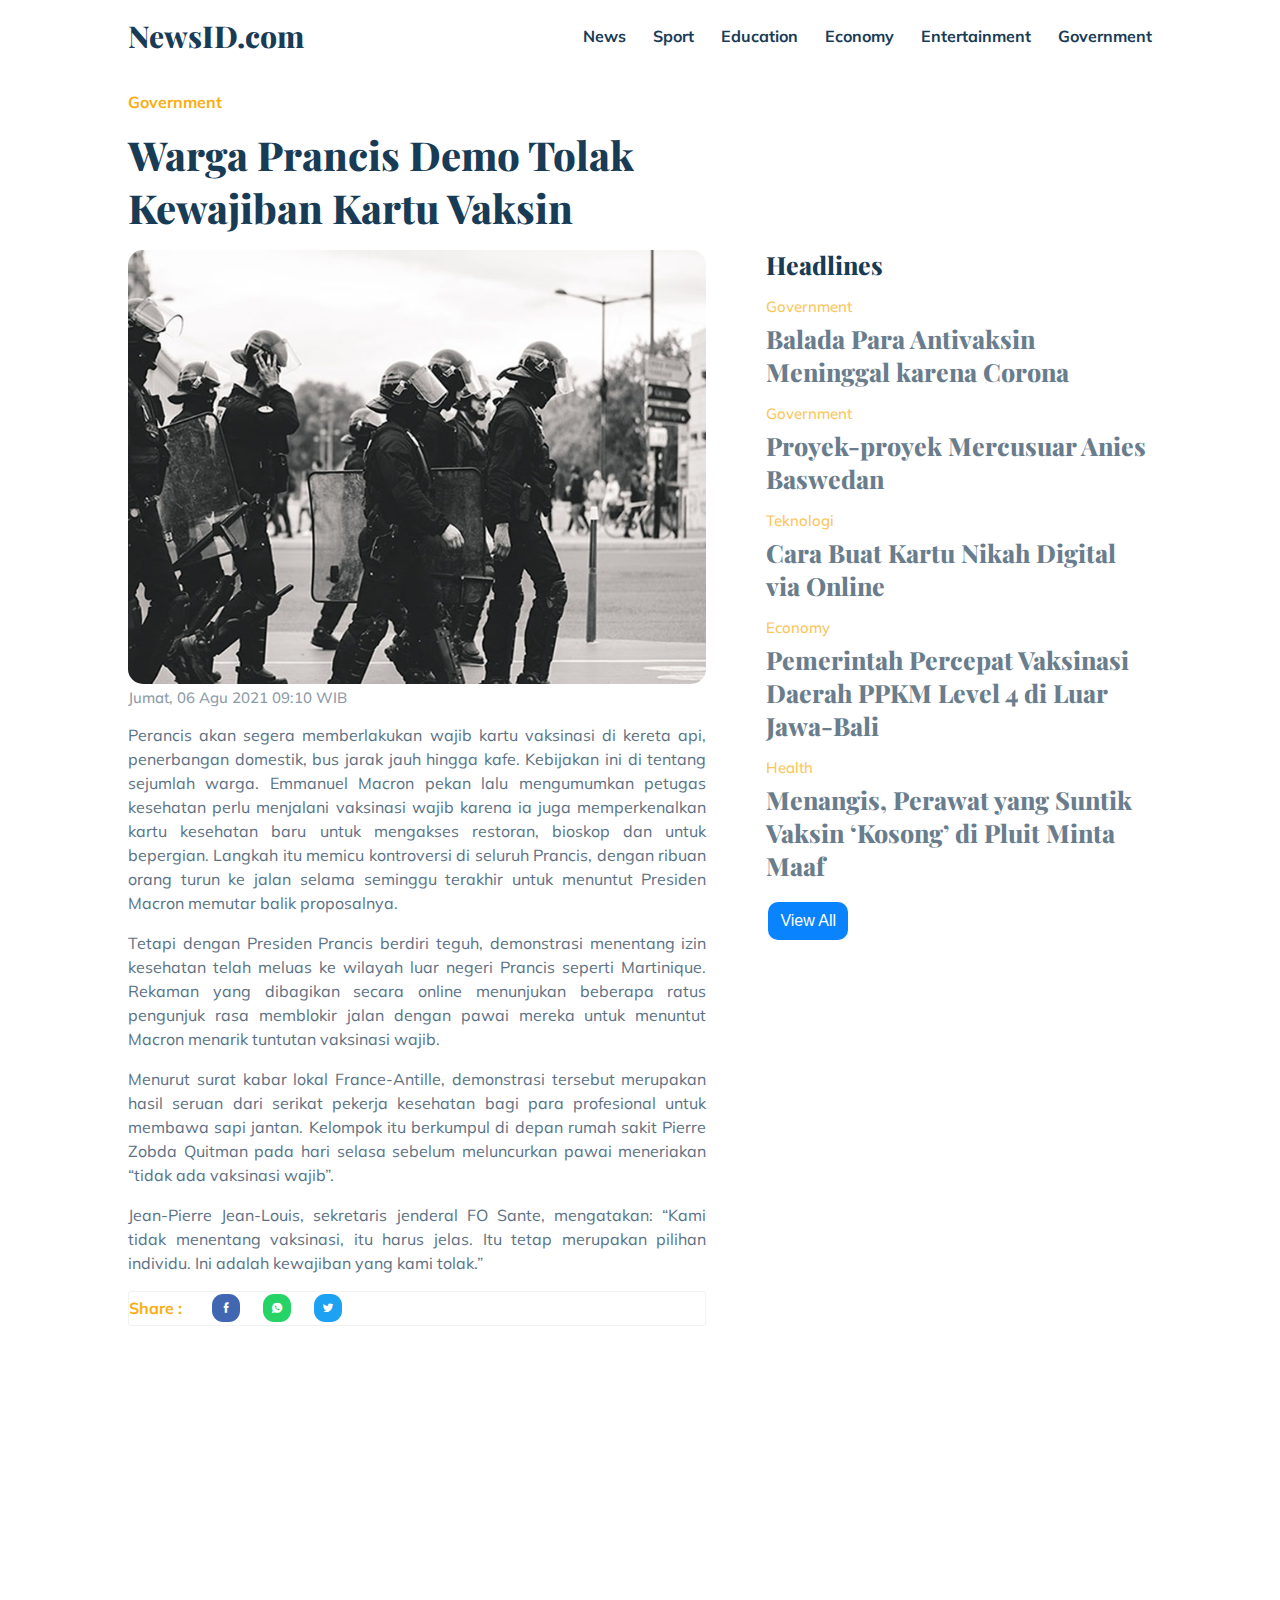
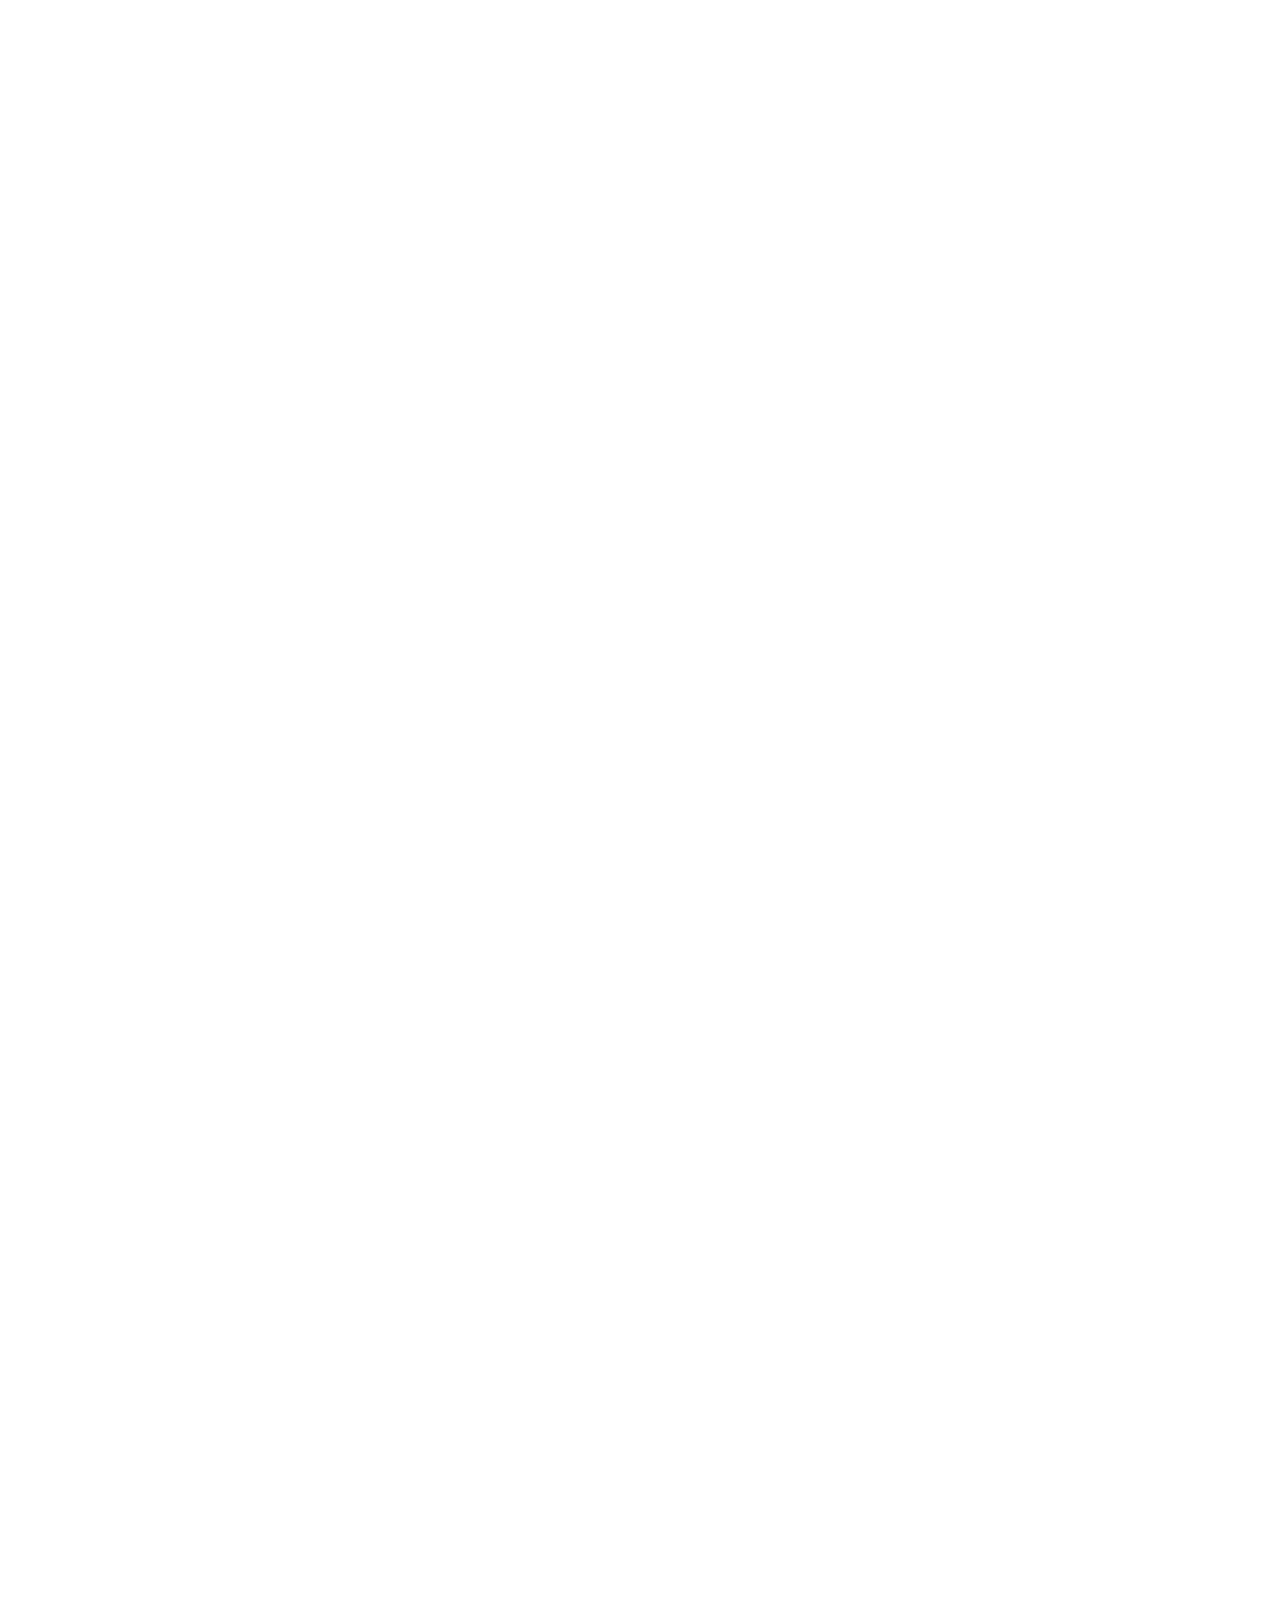
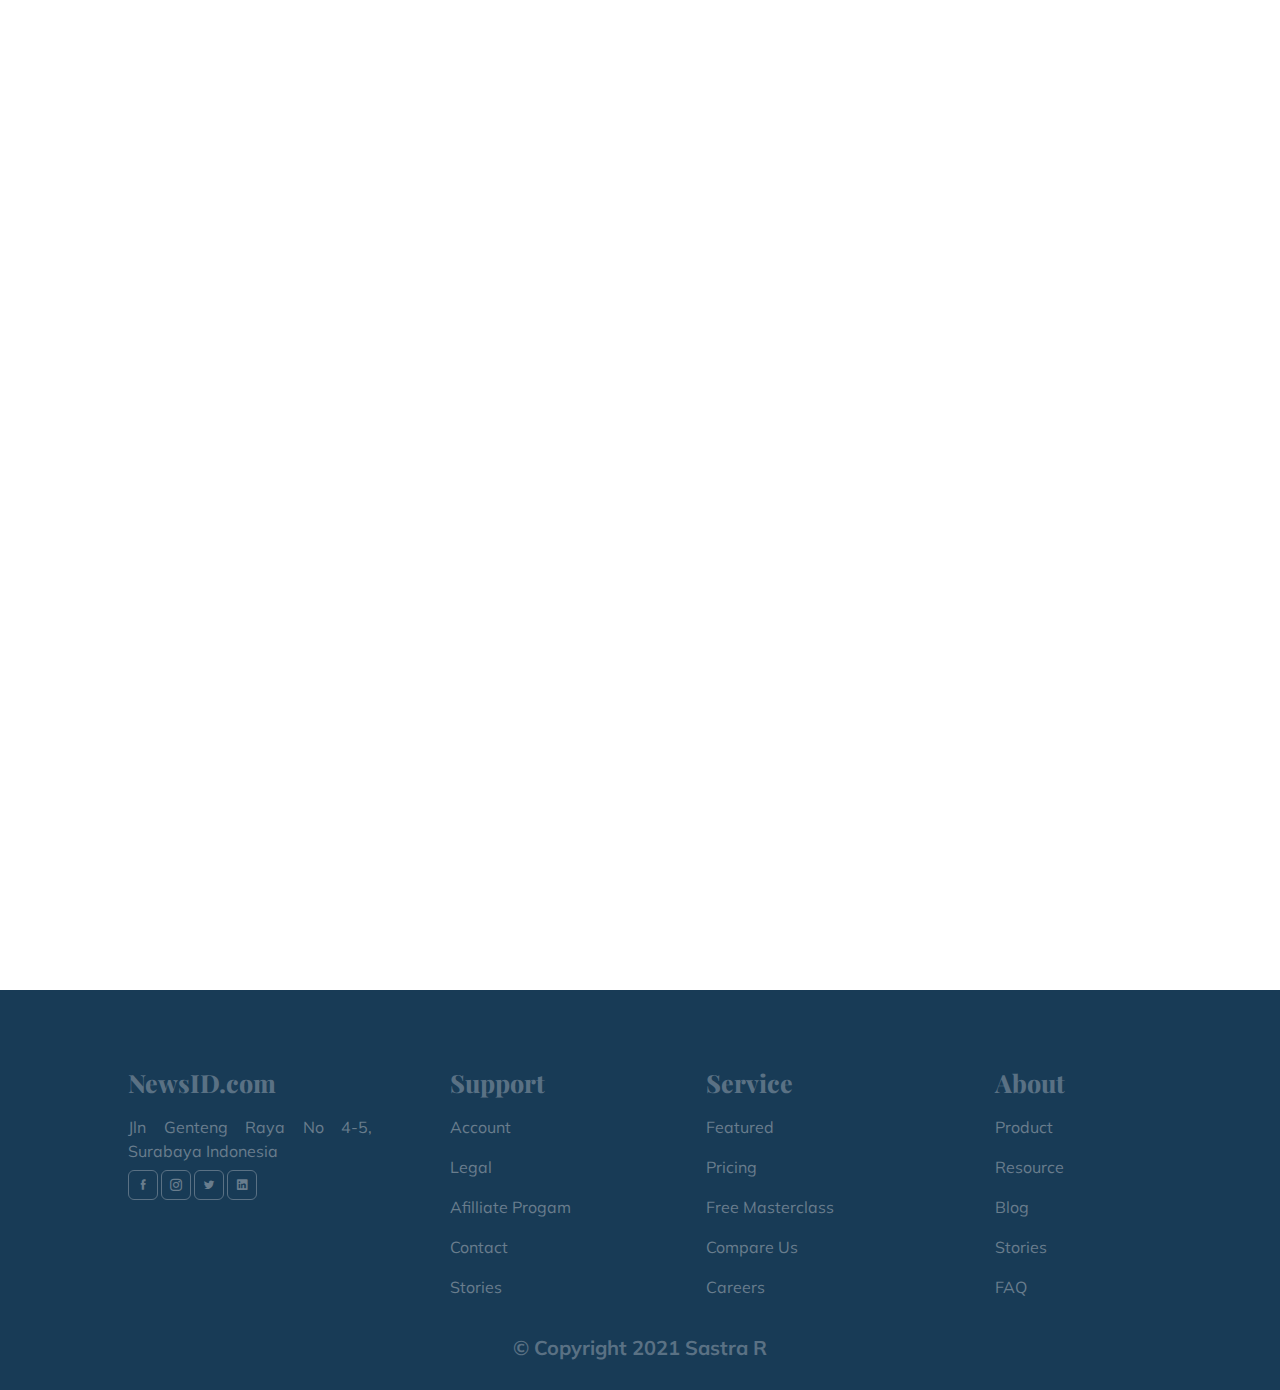
<file: detail.html>
<!DOCTYPE html>
<html lang="en">

<head>
    <meta charset="UTF-8">
    <meta http-equiv="X-UA-Compatible" content="IE=edge">
    <meta name="viewport" content="width=device-width, initial-scale=1.0">
    <link rel="stylesheet" href="icofont/icofont.min.css">

    <!-- AOS -->
    <link rel="stylesheet" href="https://unpkg.com/aos@next/dist/aos.css" />

    <!-- My CSS -->
    <link rel="stylesheet" href="assets/css/style.css">
    <link rel="stylesheet" href="assets/css/base.css">
    <title>Document</title>
</head>

<body>
    <div class="site-container">
        <nav>
            <div class="logo">
                <h2>NewsID.com</h2>
            </div>
            <div class="menu">
                <a href="">News</a>
                <a href="">Sport</a>
                <a href="">Education</a>
                <a href="">Economy</a>
                <a href="">Entertainment</a>
                <a href="">Government</a>
            </div>
            <div class="mobile-menu">
                <i class="icofont-navigation-menu"></i>
            </div>
        </nav>

        <!-- Section Header -->
        <section class="header">
            <div class="left-header">
                <div class="content-box">
                    <h4>Government</h4>
                    <a href="detail.html">
                        <h1>Warga Prancis Demo Tolak Kewajiban Kartu Vaksin</h1>
                    </a>
                    <img src="assets/img/police.jpg" alt="">
                    <span>Jumat, 06 Agu 2021 09:10 WIB</span>
                    <div class="detail-content">
                        <p>Perancis akan segera memberlakukan wajib kartu vaksinasi di kereta api, penerbangan domestik,
                            bus jarak jauh hingga kafe. Kebijakan ini di tentang sejumlah warga. Emmanuel Macron pekan
                            lalu mengumumkan petugas kesehatan perlu menjalani vaksinasi wajib karena ia juga
                            memperkenalkan kartu kesehatan baru untuk mengakses restoran, bioskop dan untuk bepergian.
                            Langkah itu memicu kontroversi di seluruh Prancis, dengan ribuan orang turun ke jalan selama
                            seminggu terakhir untuk menuntut Presiden Macron memutar balik proposalnya.</p>

                        <p>Tetapi dengan Presiden Prancis berdiri teguh, demonstrasi menentang izin kesehatan telah
                            meluas ke wilayah luar negeri Prancis seperti Martinique. Rekaman yang dibagikan secara
                            online menunjukan beberapa ratus pengunjuk rasa memblokir jalan dengan pawai mereka untuk
                            menuntut Macron menarik tuntutan vaksinasi wajib.</p>

                        <p>Menurut surat kabar lokal France-Antille, demonstrasi tersebut merupakan hasil seruan dari
                            serikat pekerja kesehatan bagi para profesional untuk membawa sapi jantan. Kelompok itu
                            berkumpul di depan rumah sakit Pierre Zobda Quitman pada hari selasa sebelum meluncurkan
                            pawai meneriakan “tidak ada vaksinasi wajib”.</p>
                        <p>Jean-Pierre Jean-Louis, sekretaris jenderal FO Sante, mengatakan: “Kami tidak menentang
                            vaksinasi, itu harus jelas. Itu tetap merupakan pilihan individu. Ini adalah kewajiban yang
                            kami tolak.”</p>
                    </div>
                </div>
                <div class="share">
                    <h4>Share :</h4>
                    <div class="icon">
                        <i class="icofont-facebook"></i>
                        <i class="icofont-whatsapp"></i>
                        <i class="icofont-twitter"></i>
                    </div>
                </div>
            </div>
            <div class="right-header">
                <div class="content-box">
                    <h3 class="heading-category">Headlines</h3>
                    <div class="content-header-box">
                        <span>Government</span>
                        <h3>Balada Para Antivaksin Meninggal karena Corona</h3>
                    </div>
                    <div class="content-header-box">
                        <span>Government</span>
                        <h3>Proyek-proyek Mercusuar Anies Baswedan</h3>
                    </div>
                    <div class="content-header-box">
                        <span>Teknologi</span>
                        <h3>Cara Buat Kartu Nikah Digital via Online</h3>
                    </div>
                    <div class="content-header-box">
                        <span>Economy</span>
                        <h3>Pemerintah Percepat Vaksinasi Daerah PPKM Level 4 di Luar Jawa-Bali</h3>
                    </div>
                    <div class="content-header-box">
                        <span>Health</span>
                        <h3>Menangis, Perawat yang Suntik Vaksin ‘Kosong’ di Pluit Minta Maaf</h3>
                    </div>
                    <button class="button">View All</button>
                </div>
                <div class="right-header-news" data-aos="fade-down" data-aos-duration="2000">
                    <h3>More News</h3>
                    <div class="blog-video">
                        <div class="thumbnail">
                            <img src="assets/img/destination.jpg" alt="">
                        </div>
                        <div class="blog-content">
                            <span>Travel</span>
                            <h3>Damar Langit, Tempat Wisata Baru di Puncak Bogor Berpanorama Pegunungan</h3>
                        </div>
                    </div>
                    <div class="blog-video">
                        <div class="thumbnail">
                            <img src="assets/img/electricity.jpg" alt="">
                        </div>
                        <div class="blog-content">
                            <span>Government</span>
                            <h3>Memasok Listrik ke Pulau Terpencil: Bisakah Ebergi Bersih Jadi Solusi?</h3>
                        </div>
                    </div>
                    <div class="blog-video">
                        <div class="thumbnail">
                            <img src="assets/img/usa.jpg" alt="">
                        </div>
                        <div class="blog-content">
                            <span>Government</span>
                            <h3>Taliban wanti-wanti AS Tak Intervensi Konflik Afghanistan</h3>
                        </div>
                    </div>
                    <div class="blog-video">
                        <div class="thumbnail">
                            <img src="assets/img/destination.jpg" alt="">
                        </div>
                        <div class="blog-content">
                            <span>Travel</span>
                            <h3>Damar Langit, Tempat Wisata Baru di Puncak Bogor Berpanorama Pegunungan</h3>
                        </div>
                    </div>
                </div>
            </div>
        </section>

        <!-- Related News -->
        <section class="related-news">
            <div class="left-related-news" data-aos="fade-left" data-aos-duration="2000">
                <h3 class="heading-category">Related News</h3>
                <div class="blog-post">
                    <div class="thumbnail">
                        <img src="assets/img/meeting.jpg" alt="">
                    </div>
                    <div class="blog-content">
                        <span>Education</span>
                        <h3>Ojat Darojat Kembali Dilantik Jadi Rektor UT</h3>
                        <p>Lorem ipsum dolor sit amet consectetur adipisicing elit. Eius dicta atque neque
                            voluptatem accusantium aliquid eum sunt officiis cum illo!</p>
                        <a href="">Read More</a>
                    </div>
                </div>

                <div class="blog-post">
                    <div class="thumbnail">
                        <img src="assets/img/drone.jpg" alt="">
                    </div>
                    <div class="blog-content">
                        <span>Teknologi</span>
                        <h3>Teknologi Drone</h3>
                        <p>Lorem ipsum dolor sit amet consectetur adipisicing elit. Eius dicta atque neque
                            voluptatem accusantium aliquid eum sunt officiis cum illo!</p>
                        <a href="">Read More</a>
                    </div>
                </div>

                <div class="blog-post">
                    <div class="thumbnail">
                        <img src="assets/img/marathon.jpg" alt="">
                    </div>
                    <div class="blog-content">
                        <span>Sport</span>
                        <h3>Hasil Lomba Maraton Olympiade Tokyo</h3>
                        <p>Lorem ipsum dolor sit amet consectetur adipisicing elit. Eius dicta atque neque
                            voluptatem accusantium aliquid eum sunt officiis cum illo!</p>
                        <a href="">Read More</a>
                    </div>
                </div>

                <div class="blog-post">
                    <div class="thumbnail">
                        <img src="assets/img/football.jpg" alt="">
                    </div>
                    <div class="blog-content">
                        <span>Sport</span>
                        <h3>Jordi Alba Rela Gajinya Dipangkas Barcelona</h3>
                        <p>Lorem ipsum dolor sit amet consectetur adipisicing elit. Eius dicta atque neque
                            voluptatem accusantium aliquid eum sunt officiis cum illo!</p>
                        <a href="">Read More</a>
                    </div>
                </div>
            </div>
        </section>

        <!-- Recommendation -->
        <section class="recommendation">
            <div class="right-recomnd" data-aos="fade-right" data-aos-delay="300" data-aos-duration="2000">
                <h3 class="heading-category">Recommended</h3>
                <div class="wrapper">
                    <div class="thumb">
                        <img src="assets/img/rizknas.jpg" alt="">
                    </div>
                    <div class="content">
                        <span class="category-span">Travel</span>
                        <h3>Kemenparekraf Tekankan Pembangunan di TN Komodo untuk Dukung Konsep Wisata Premium </h3>
                        <p>Kemenparekraf mengaku masih menyusun Integrated Tourism Master Plan Labuan Bajo, termasuk
                            menentukan target kunjungan ke TN</p>
                        <span>Sabtu, 07 Agu 2021 09:10 WIB</span>
                    </div>
                </div>

                <div class="wrapper">
                    <div class="thumb">
                        <img src="assets/img/market.jpg" alt="">
                    </div>
                    <div class="content">
                        <span class="category-span">Travel</span>
                        <h3>Pasar adalah Tempat Orang Berjual Beli, Kenali Jenis dan Ciri-cirinya </h3>
                        <p>Kemenparekraf mengaku masih menyusun Integrated Tourism Master Plan Labuan Bajo, termasuk
                            menentukan target kunjungan ke TN</p>
                        <span>Sabtu, 07 Agu 2021 09:10 WIB</span>
                    </div>
                </div>

                <div class="wrapper">
                    <div class="thumb">
                        <img src="assets/img/market.jpg" alt="">
                    </div>
                    <div class="content">
                        <span class="category-span">Travel</span>
                        <h3>Pasar adalah Tempat Orang Berjual Beli, Kenali Jenis dan Ciri-cirinya </h3>
                        <p>Kemenparekraf mengaku masih menyusun Integrated Tourism Master Plan Labuan Bajo, termasuk
                            menentukan target kunjungan ke TN</p>
                        <span>Sabtu, 07 Agu 2021 09:10 WIB</span>
                    </div>
                </div>

                <div class="wrapper">
                    <div class="thumb">
                        <img src="assets/img/market.jpg" alt="">
                    </div>
                    <div class="content">
                        <span class="category-span">Travel</span>
                        <h3>Pasar adalah Tempat Orang Berjual Beli, Kenali Jenis dan Ciri-cirinya </h3>
                        <p>Kemenparekraf mengaku masih menyusun Integrated Tourism Master Plan Labuan Bajo, termasuk
                            menentukan target kunjungan ke TN</p>
                        <span>Sabtu, 07 Agu 2021 09:10 WIB</span>
                    </div>
                </div>
            </div>
            <div class="left-recomnd" data-aos="fade-left" data-aos-delay="300" data-aos-duration="2000">
                <div class="content-box">
                    <h3 class="heading-category">Most Read</h3>
                    <div class="content-header-box">
                        <span>National</span>
                        <h3>Sang ‘Presiden’ Dukung TNI Turunkan Baliho Tak Etis, Sujiwo Tejo: Kasihkan ke PKL</h3>
                    </div>
                    <div class="content-header-box">
                        <span>Sport</span>
                        <h3>Valentino Rossi: Marc Marquez Sangat Agresif ke Aleix Espargaro</h3>
                    </div>
                    <div class="content-header-box">
                        <span>Entertainment</span>
                        <h3>Paula Verhoeven Dilarikan ke Rumah Sakit, Ada Apa?</h3>
                    </div>
                    <div class="content-header-box">
                        <span>Education</span>
                        <h3>Cerita Siswa SMK Ranking Ke-33 di Kelas yang Lolos Masuk UI</h3>
                    </div>
                    <div class="content-header-box">
                        <span>Education</span>
                        <h3>Undip Peringkat 6 di Indonesia Versi THE Asia University Rangkings 2021</h3>
                    </div>
                </div>
        </section>
    </div>


    <!-- Section Footer -->
    <footer>
        <div class="site-container">
            <div class="footer-class">
                <div class="footer-1">
                    <h3>NewsID.com</h3>
                    <p>Jln Genteng Raya No 4-5, Surabaya Indonesia</p>
                    <div class="social-icons">
                        <i class="icofont-facebook"></i>
                        <i class="icofont-instagram"></i>
                        <i class="icofont-twitter"></i>
                        <i class="icofont-linkedin"></i>
                    </div>
                </div>
                <div class="footer-2">
                    <h3>Support</h3>
                    <p>Account</p>
                    <p>Legal</p>
                    <p>Afilliate Progam</p>
                    <p>Contact</p>
                    <p>Stories</p>
                </div>
                <div class="footer-3">
                    <h3>Service</h3>
                    <p>Featured</p>
                    <p>Pricing</p>
                    <p>Free Masterclass</p>
                    <p>Compare Us</p>
                    <p>Careers</p>
                </div>
                <div class="footer-4">
                    <h3>About</h3>
                    <p>Product</p>
                    <p>Resource</p>
                    <p>Blog</p>
                    <p>Stories</p>
                    <p>FAQ</p>
                </div>
            </div>
            <div class="copyright">
                <h4>&copy; Copyright 2021 Sastra R</h4>
            </div>
        </div>
    </footer>

    <script src="https://unpkg.com/aos@next/dist/aos.js"></script>
    <script>
        AOS.init();
    </script>

    <script>
        const mobileMenu = document.querySelector('.mobile-menu');
        // console.log(mobileMenu);
        const menu = document.querySelector('.menu');
        // console.log(menu);
        mobileMenu.addEventListener('click', function () {
            menu.classList.toggle('show');
        })
    </script>
</body>

</html>
</body>

</html>
</file>
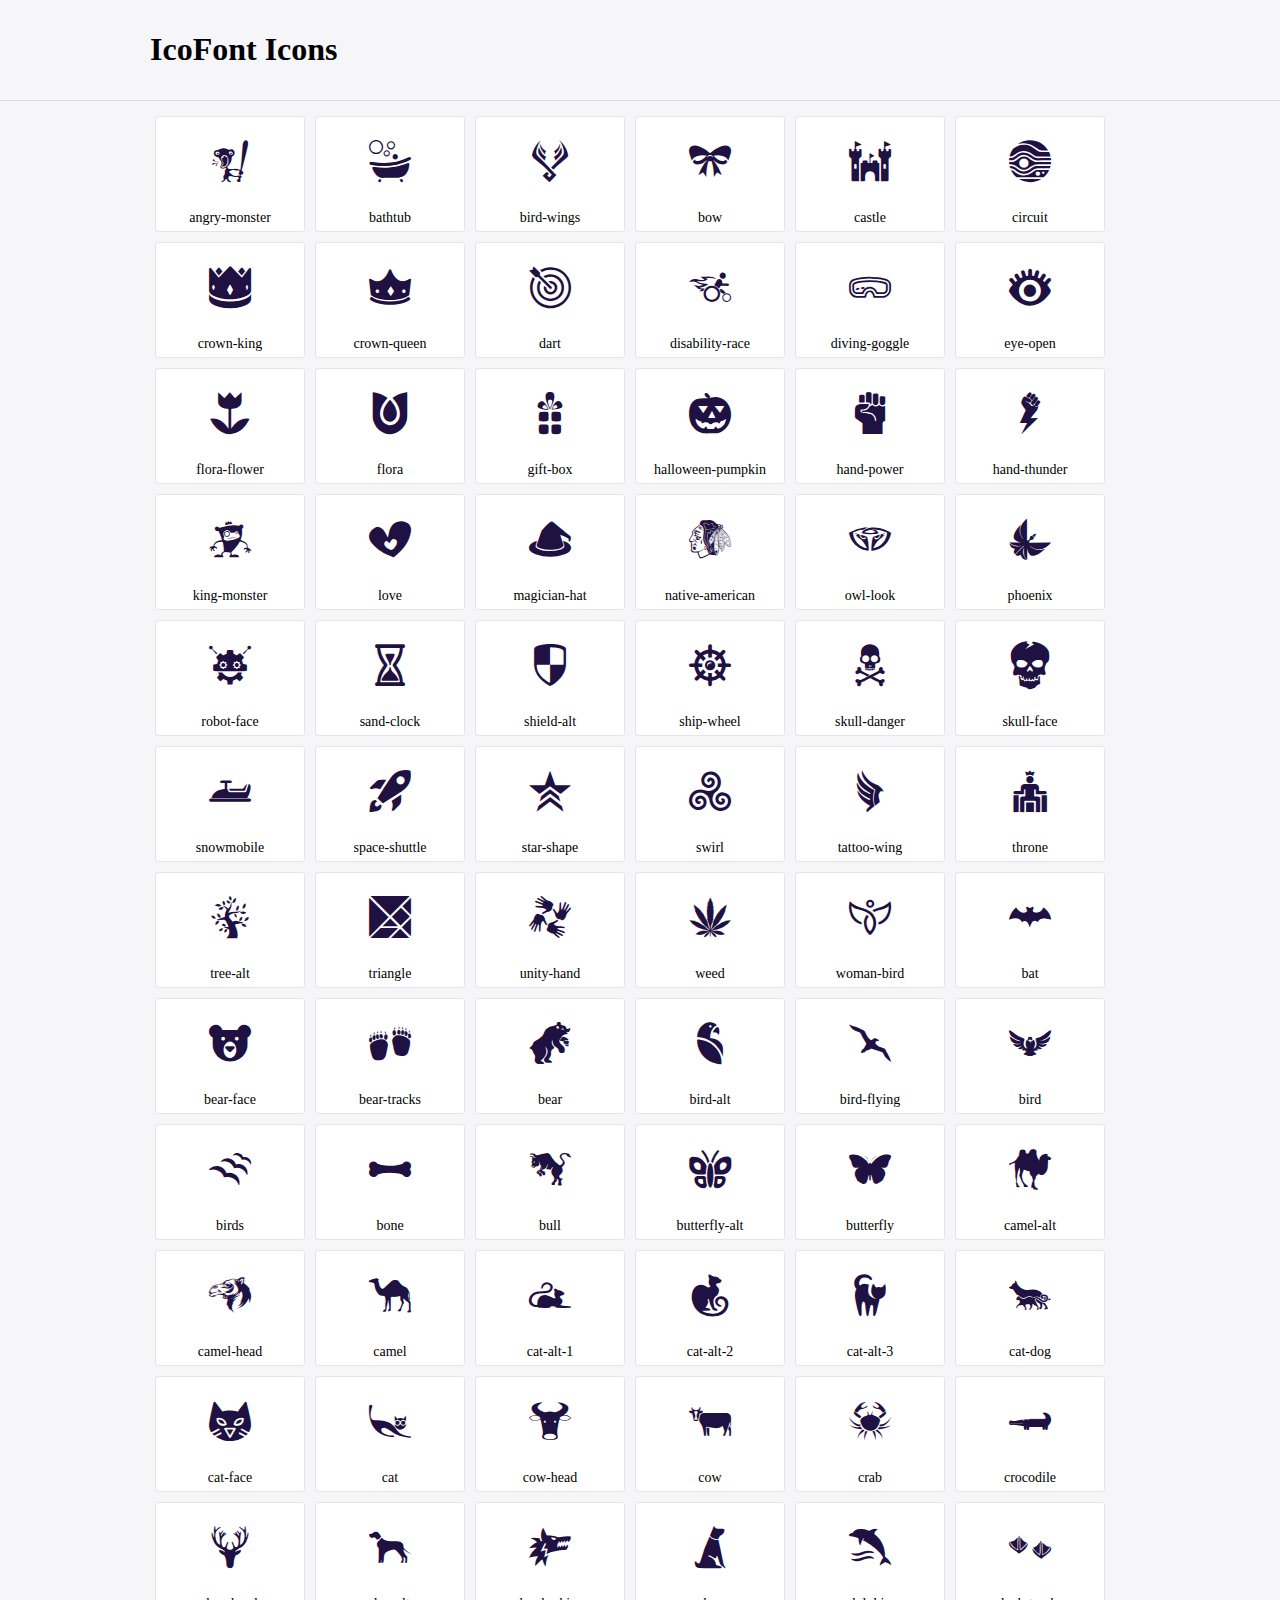
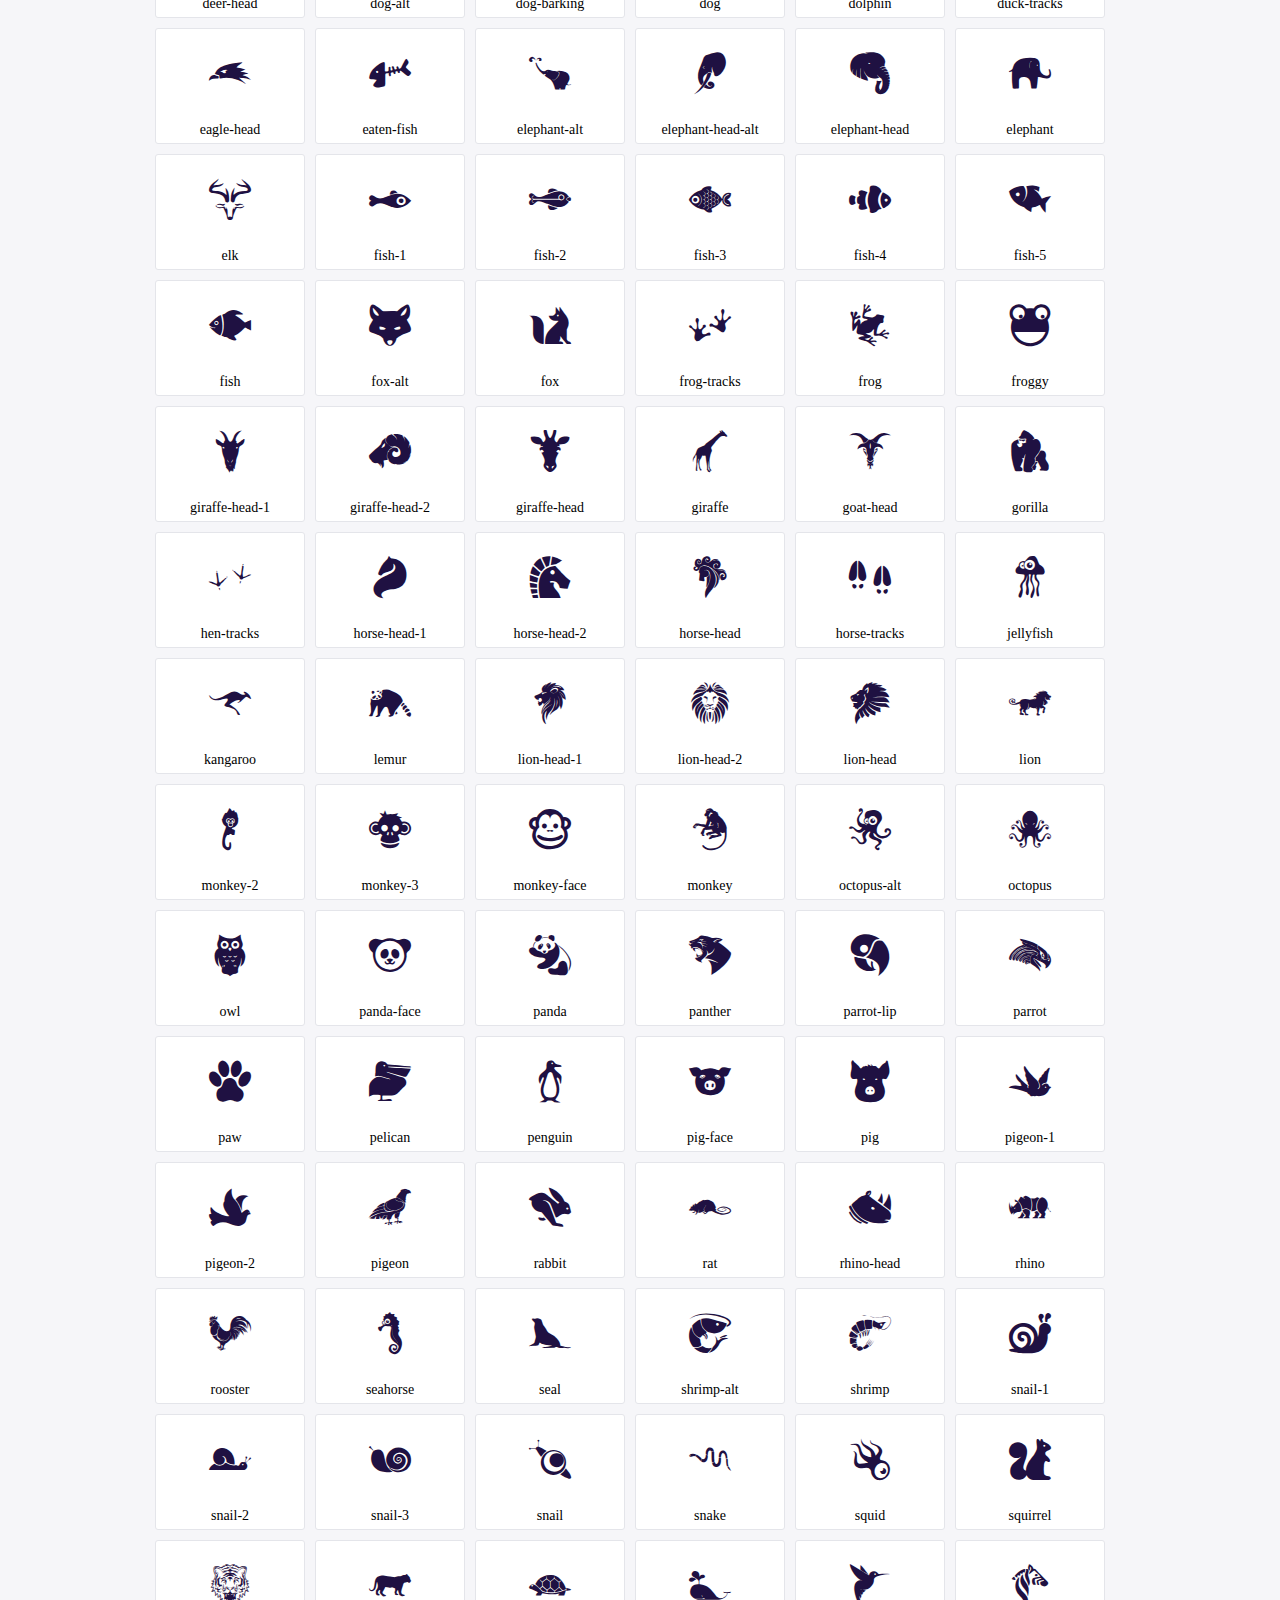
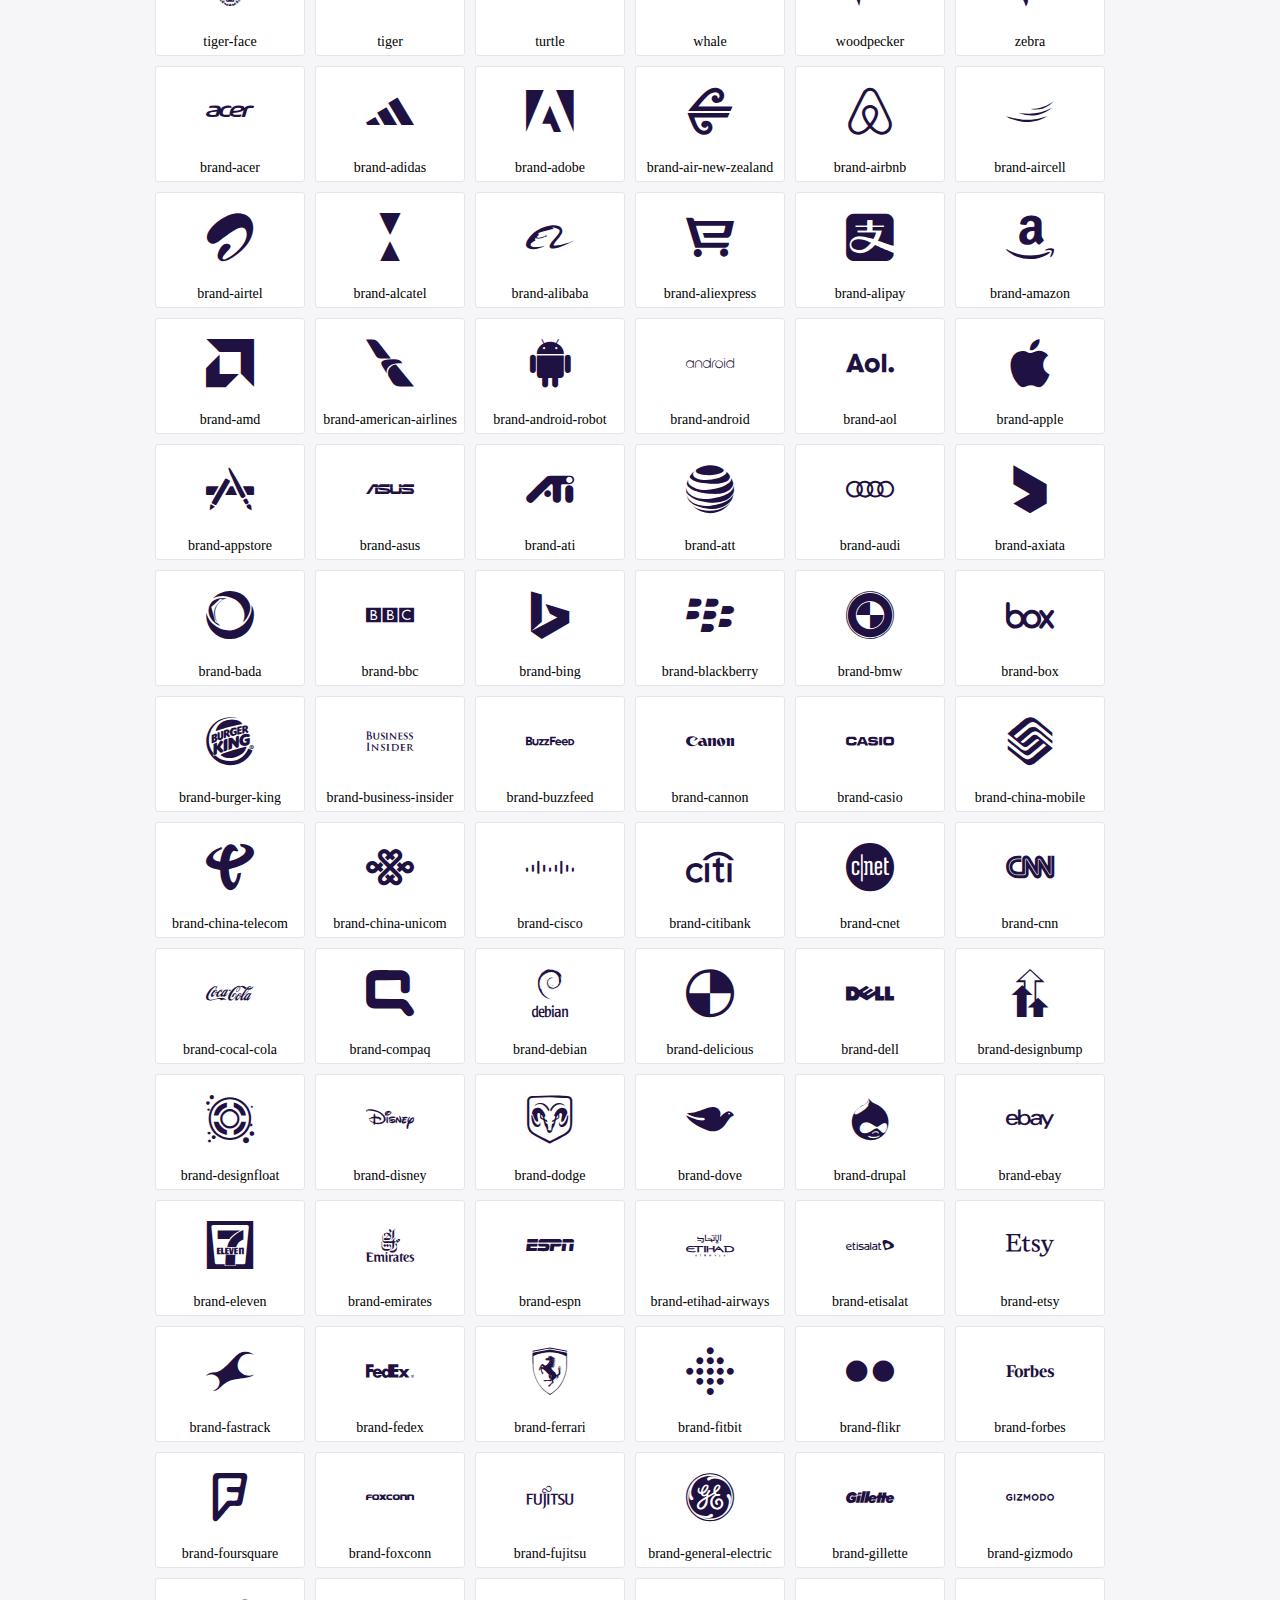
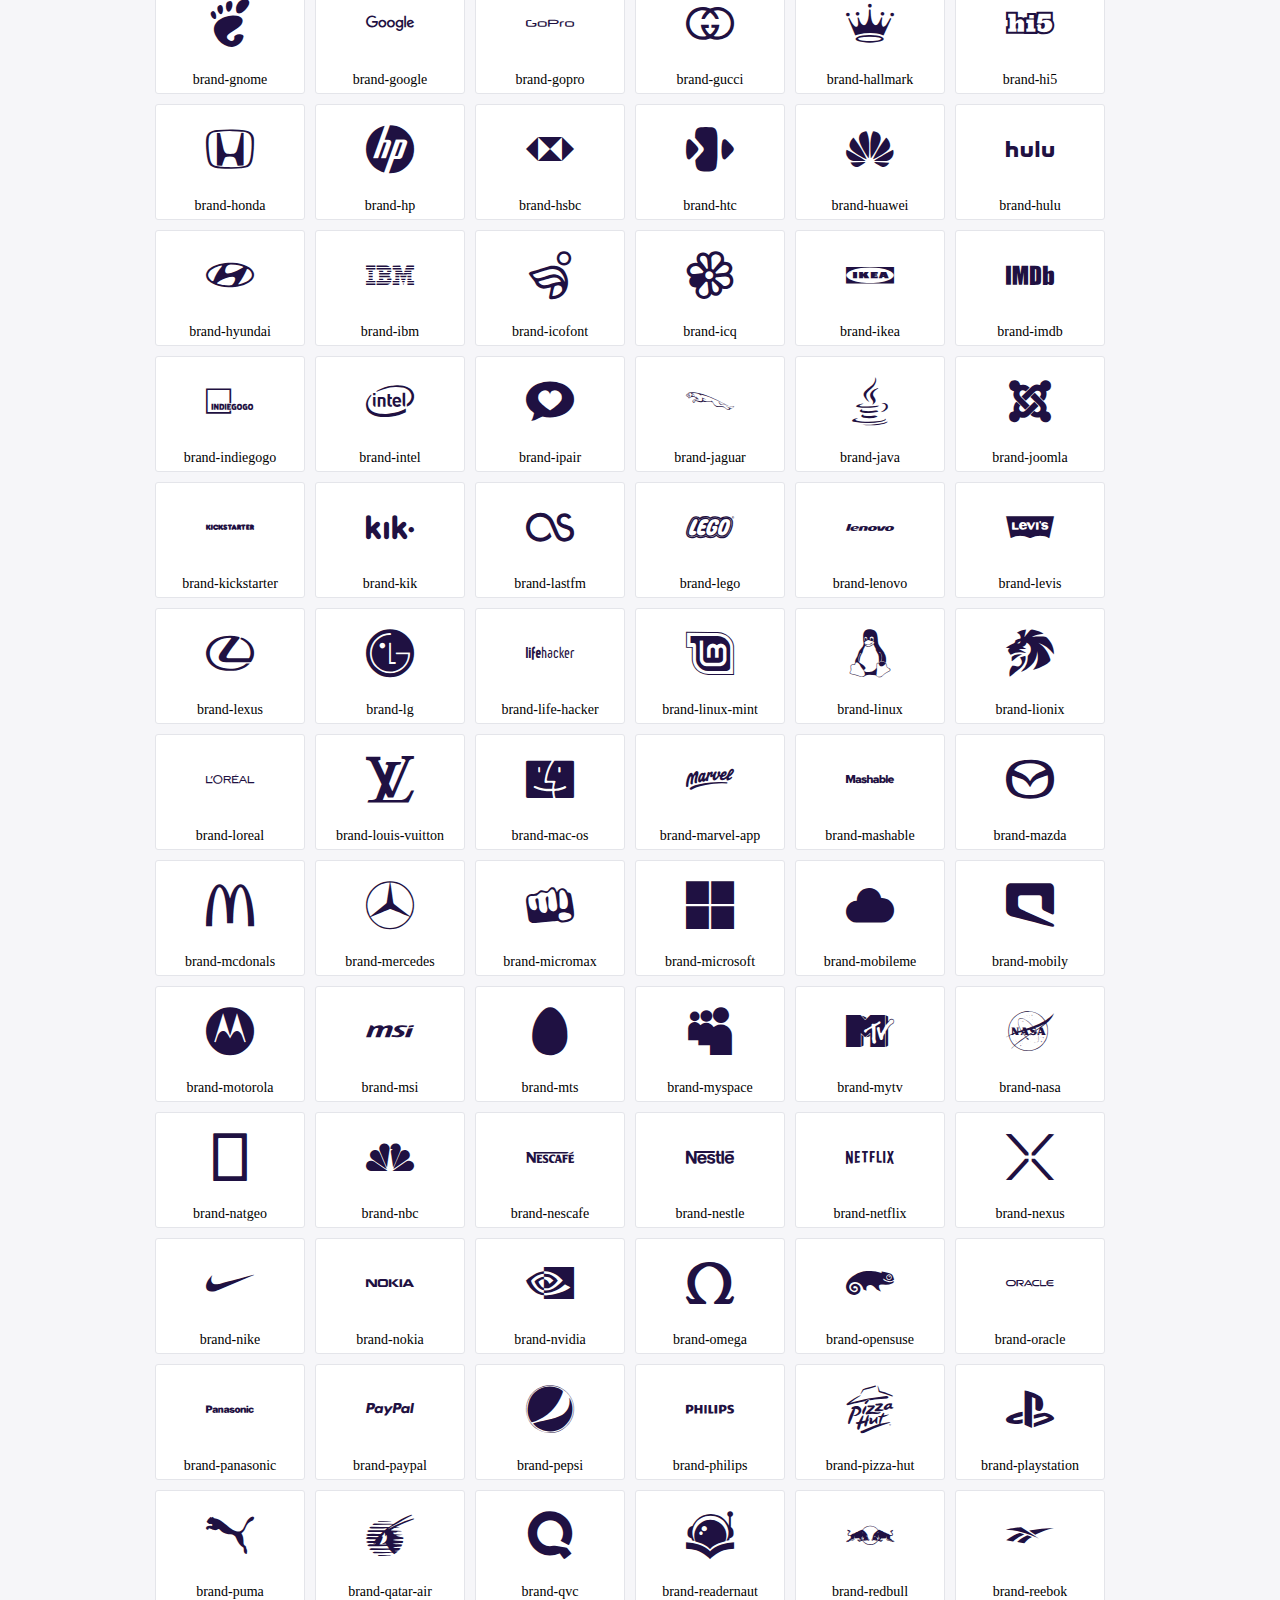
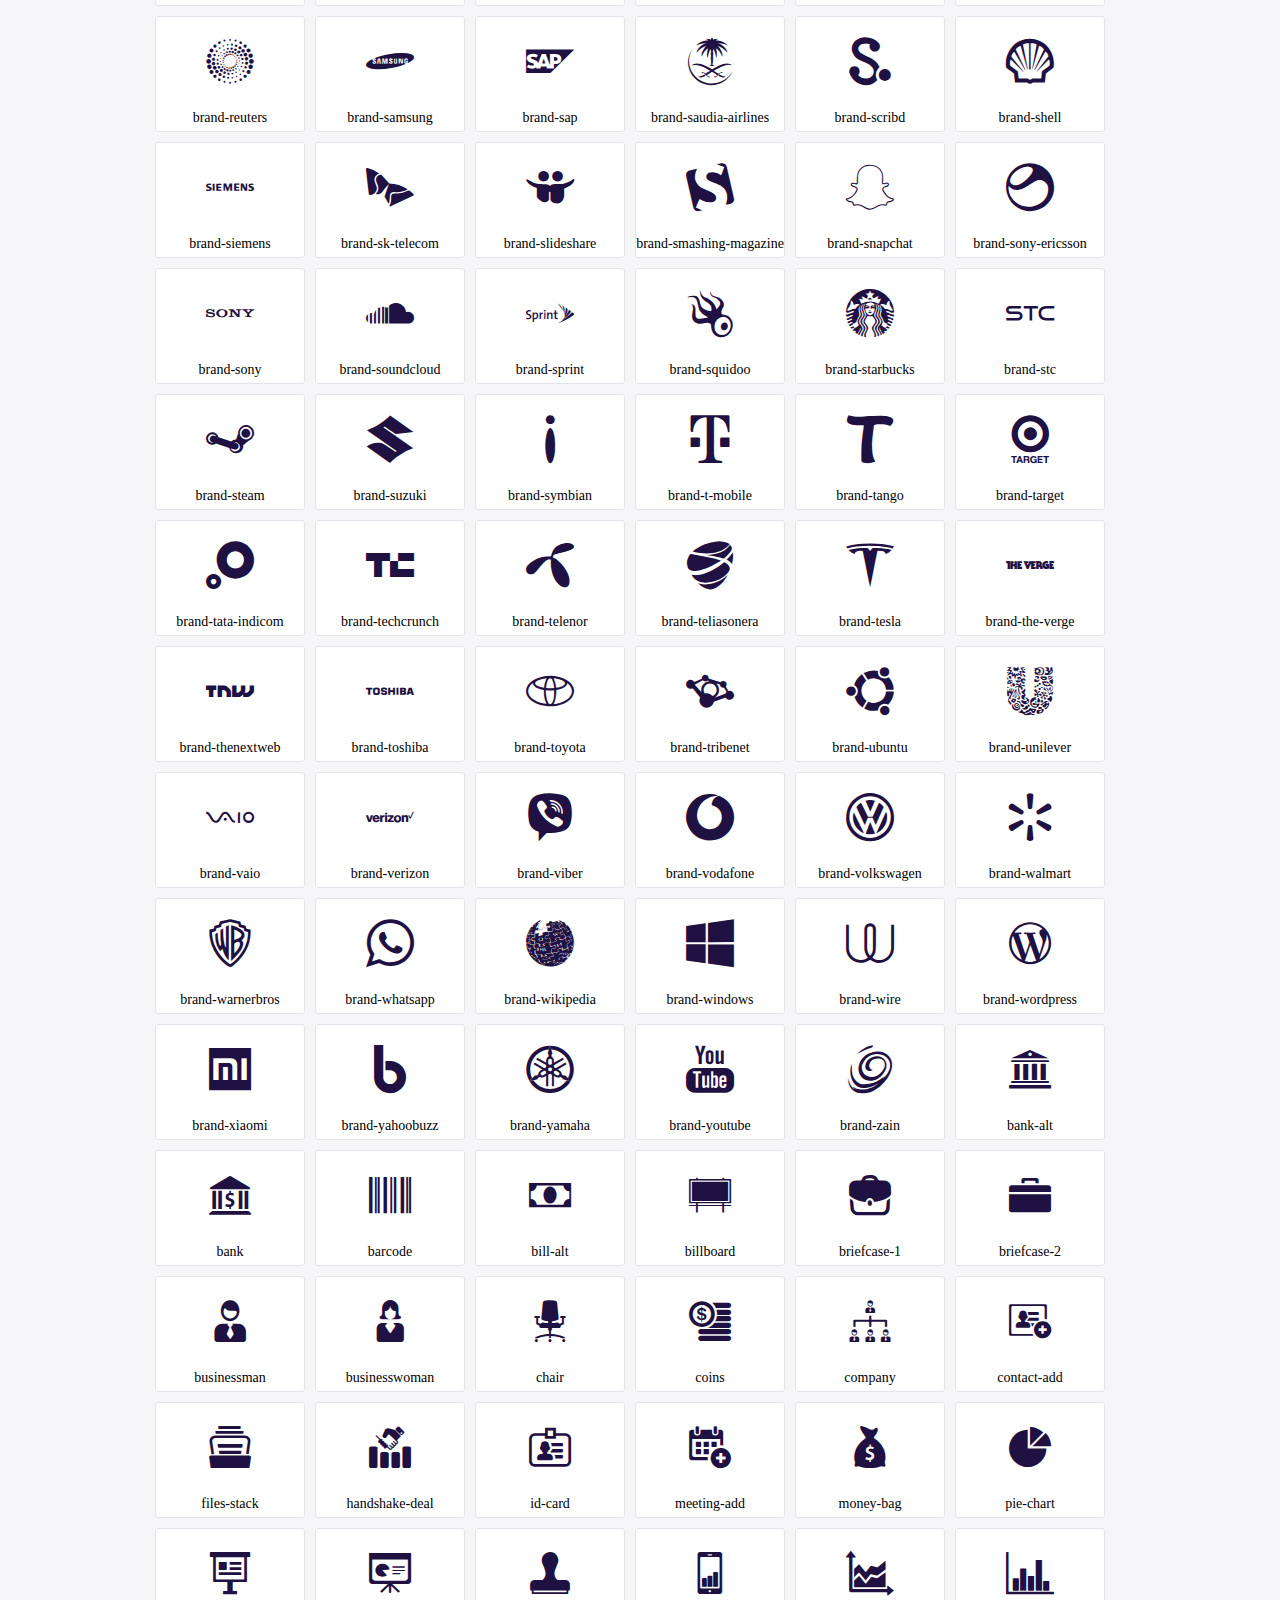
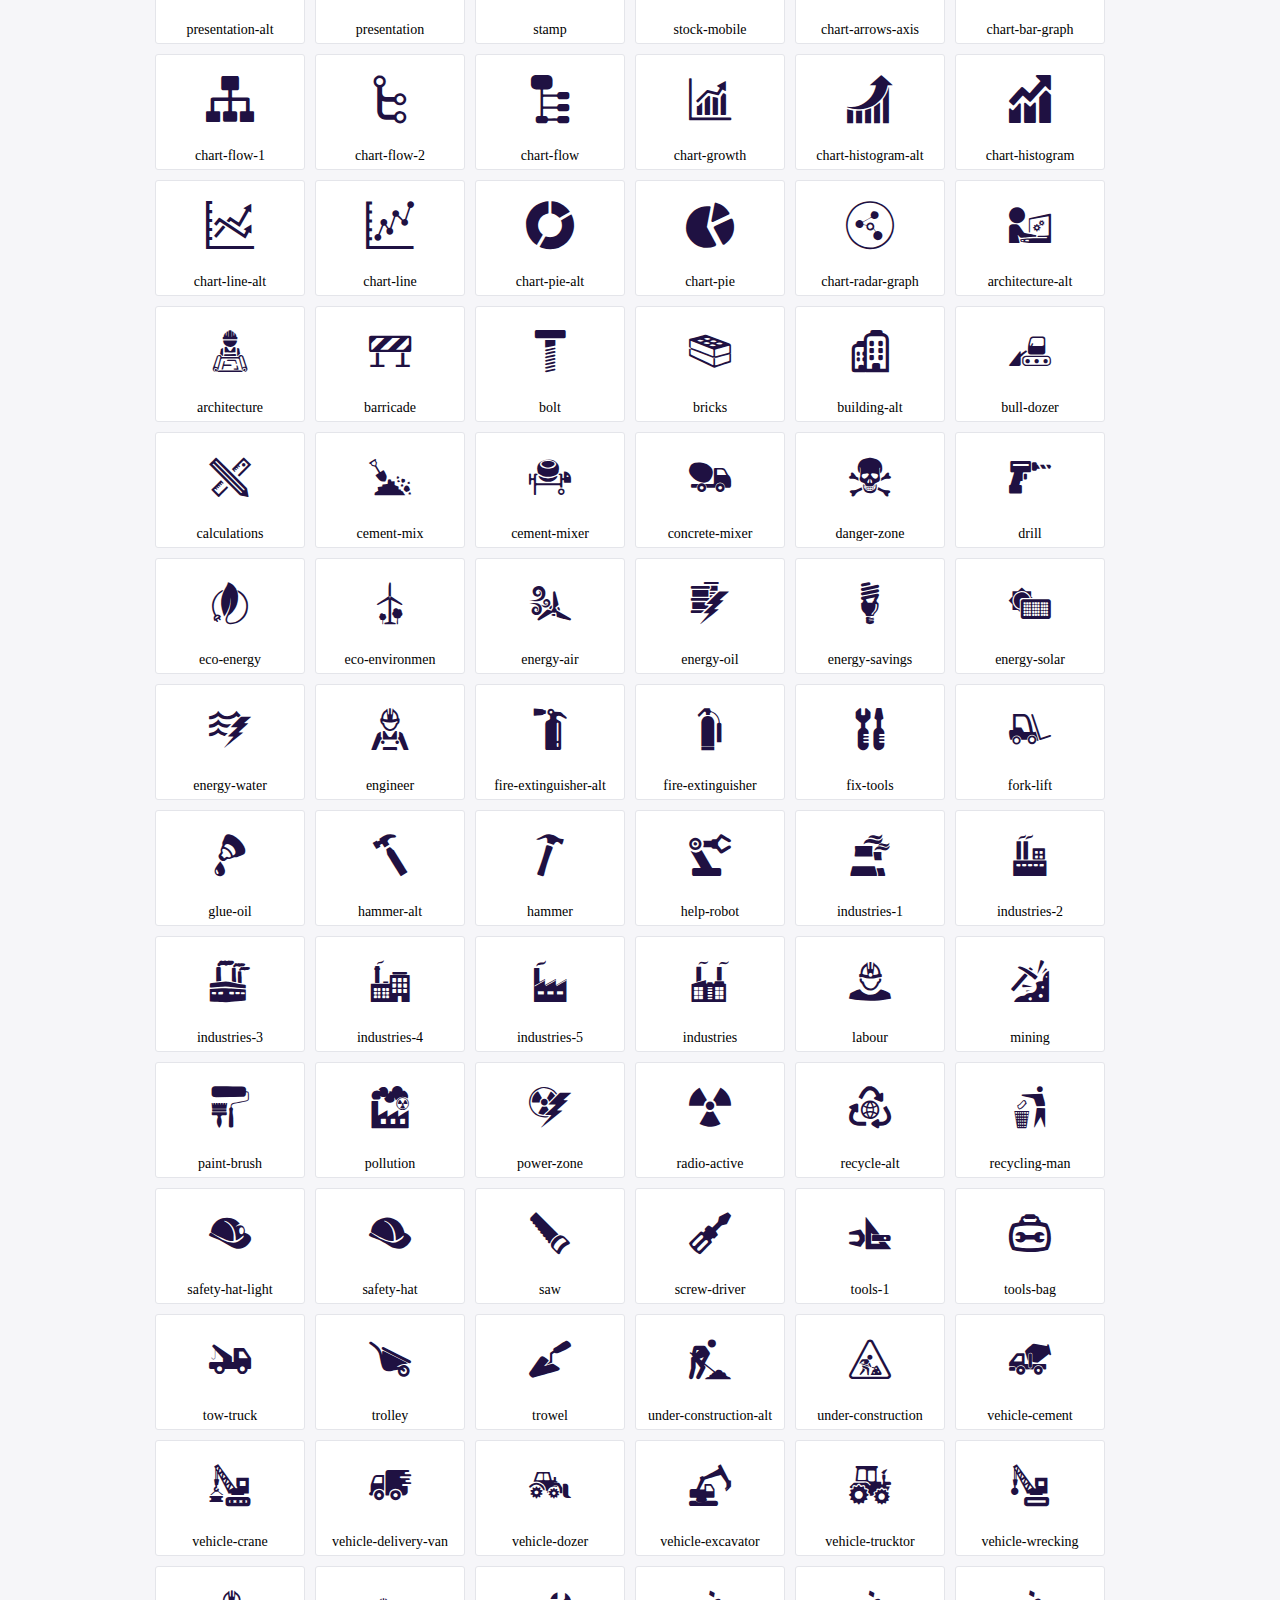
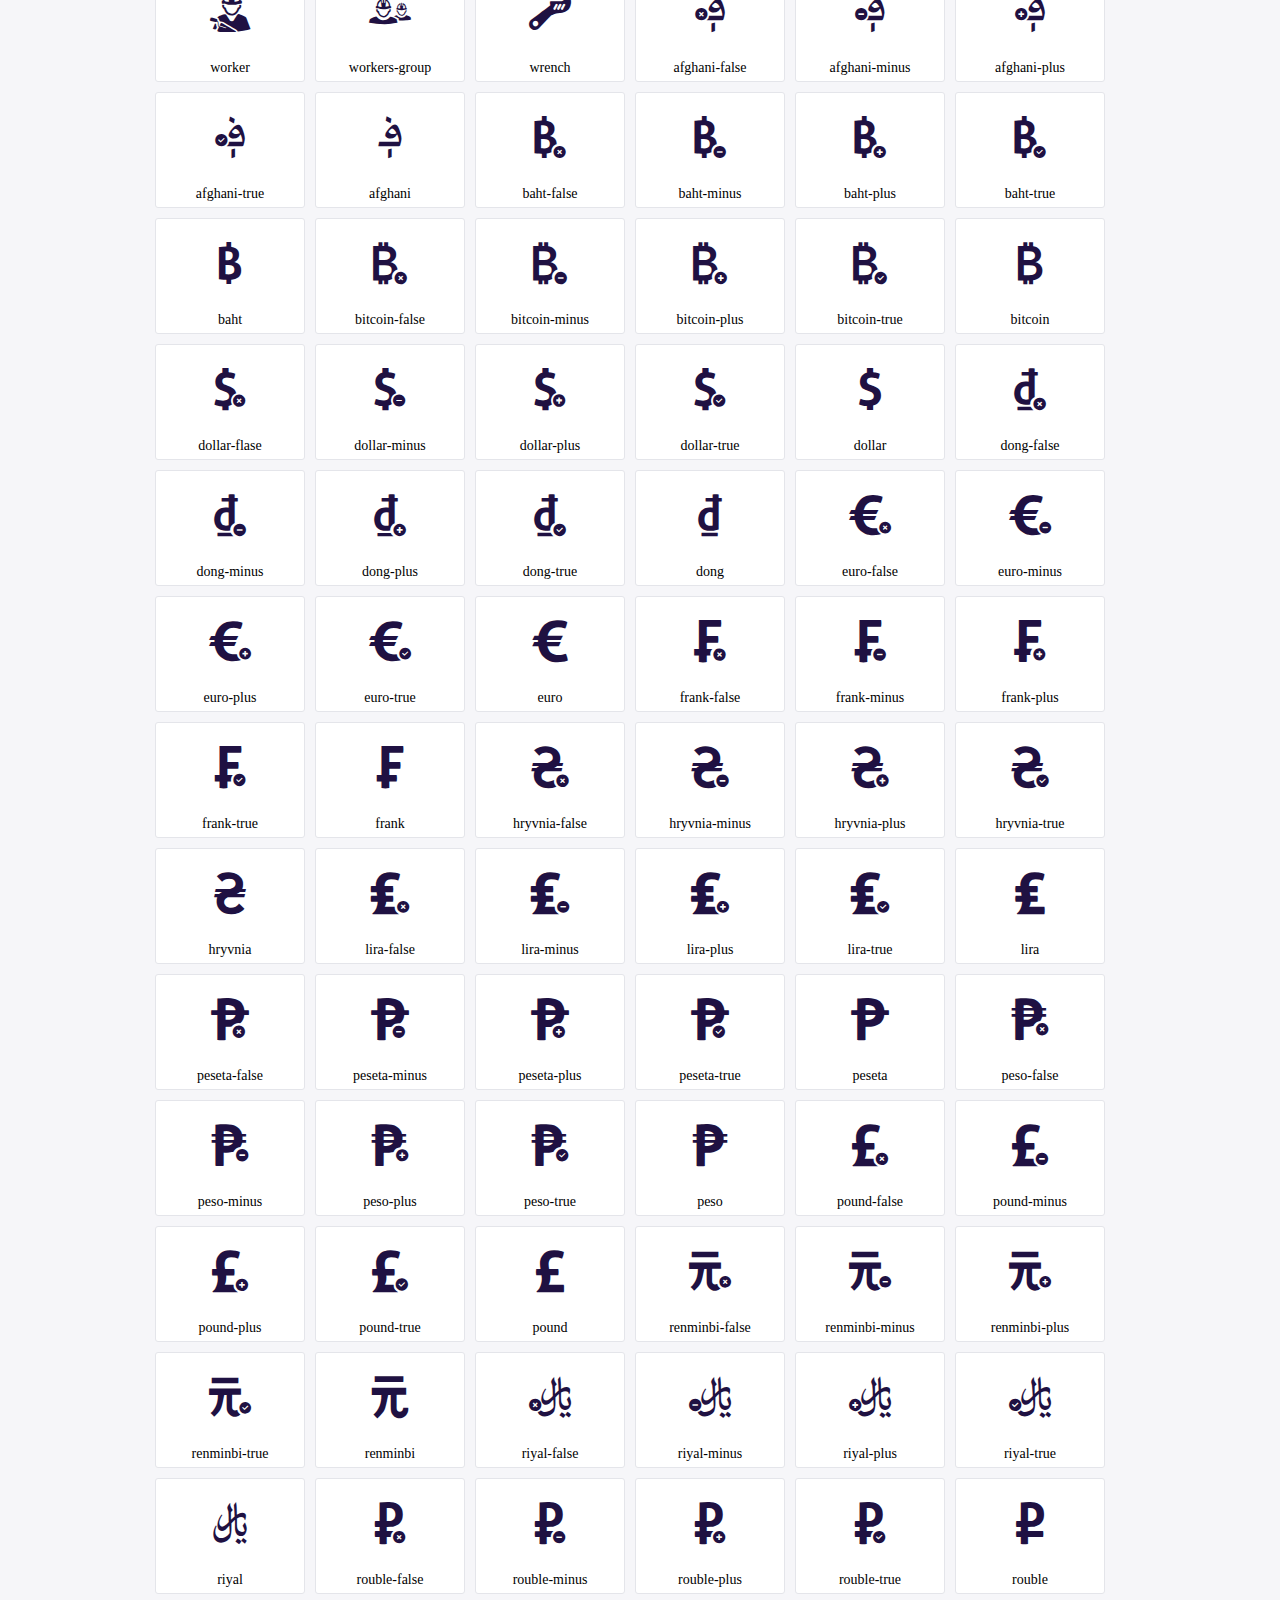
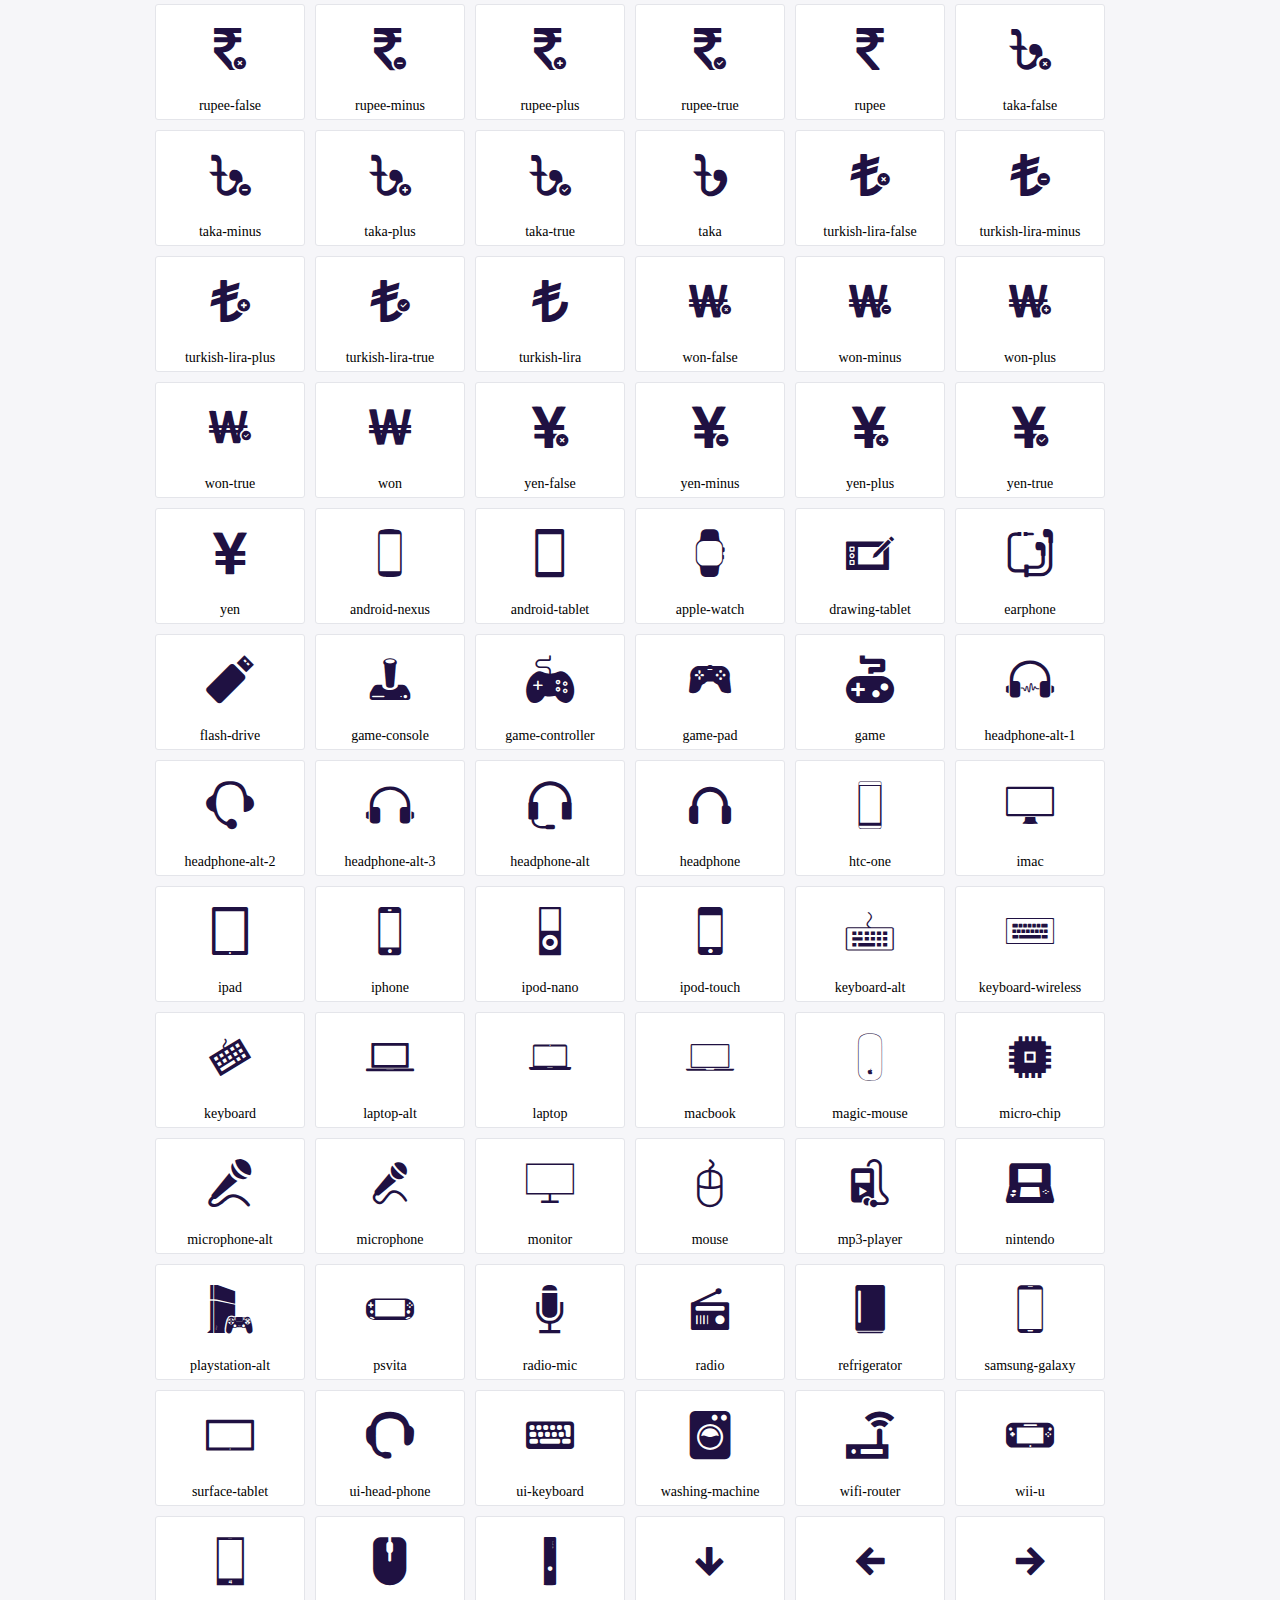
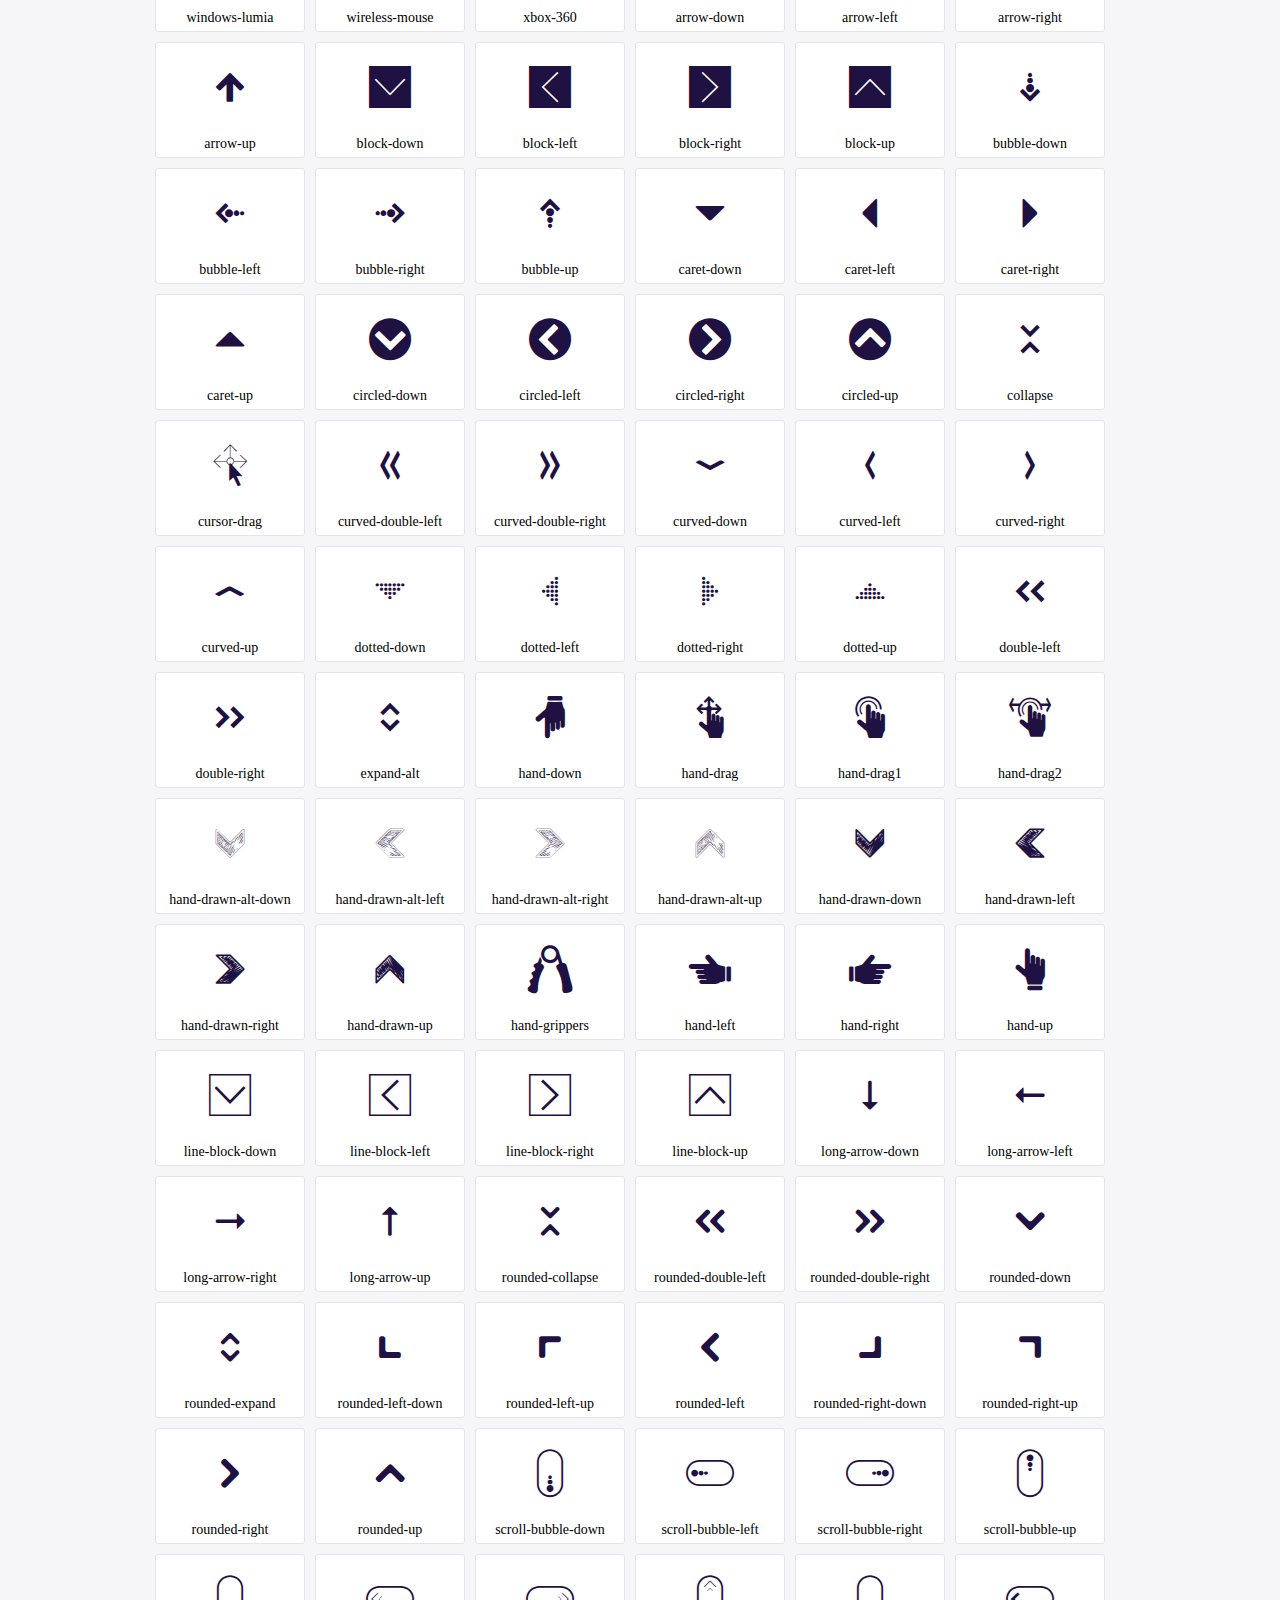
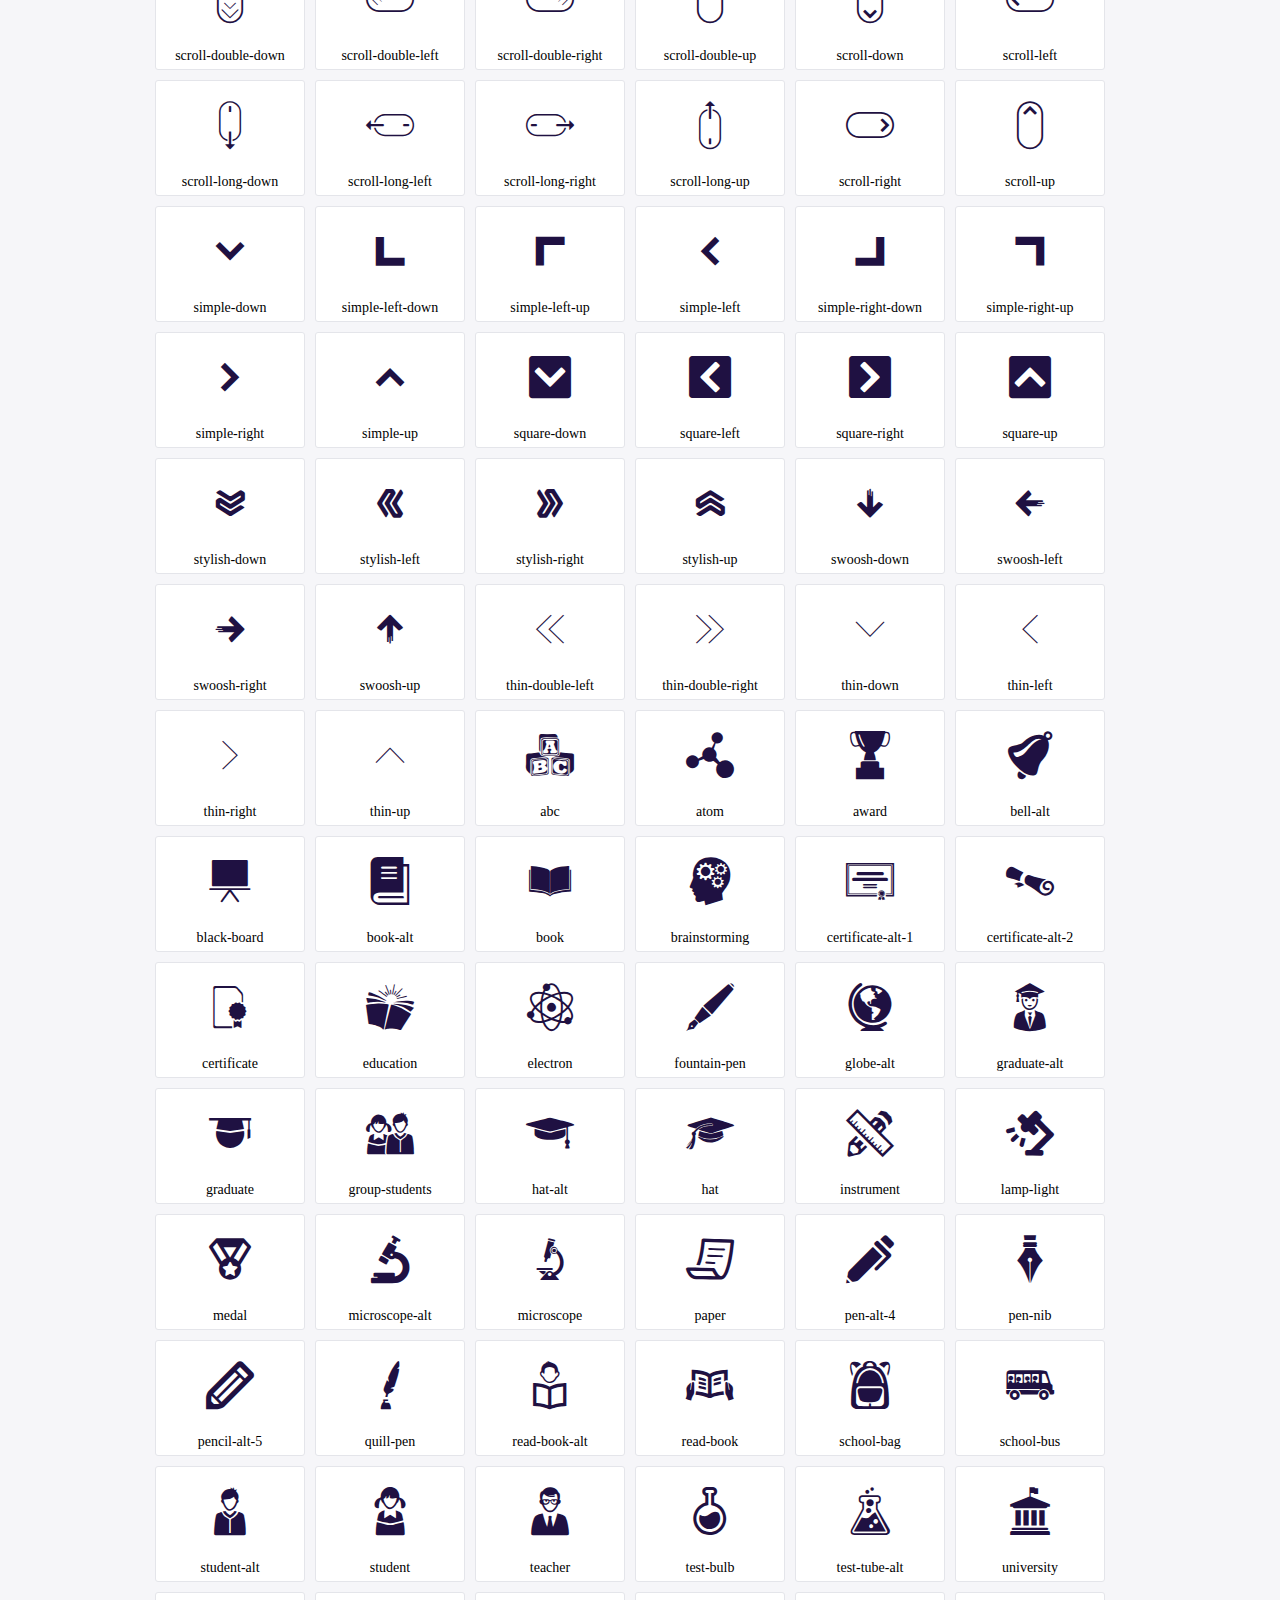
<file: icofont/demo.html>
<!DOCTYPE html>
	<html>
	<head>
		<meta charset="utf-8">
		<title>Examples | IcoFont</title>
		<link rel="stylesheet" type="text/css" href="./icofont.min.css">
		<style type="text/css">
			body {
				margin: 0;
				padding: 0;
				background: #F6F6F9;
			}
			.header {
				border-bottom: 1px solid #DCDCE1;
				padding: 10px 0;
				margin-bottom: 10px;
			}
			.container {
				width: 980px;
				margin: 0 auto;
			}
			.ico-title {
				font-size: 2em;
			}
			.iconlist {
				margin: 0;
				padding: 0;
				list-style: none;
				text-align: center;
				width: 100%;
				display: flex;
				flex-wrap: wrap;
				flex-direction: row;
			}
			.iconlist li {
				position: relative;
				margin: 5px;
				width: 150px;
				cursor: pointer;
			}
			.iconlist li .icon-holder {
				position: relative;
				text-align: center;
				border-radius: 3px;
				overflow: hidden;
				padding-bottom: 5px;
				background: #ffffff;
				border: 1px solid #E4E5EA;
				transition: all 0.2s linear 0s;
			}
			.iconlist li .icon-holder:hover {
				background: #00C3DA;
				color: #ffffff;
			}
			.iconlist li .icon-holder:hover .icon i {
				color: #ffffff;
			}
			.iconlist li .icon-holder .icon {
				padding: 20px;
				text-align: center;
			}
			.iconlist li .icon-holder .icon i {
				font-size: 3em;
				color: #1F1142;
			}
			.iconlist li .icon-holder span {
				font-size: 14px;
				display: block;
				margin-top: 5px;
				border-radius: 3px;
			}
		</style>
	</head>
	<body>
	<div class="header">
		<div class="container">
			<h1 class="ico-title"> IcoFont Icons </h1>
		</div>
	</div>
	<div class="container">
		<ul class="iconlist">
		
		<li>
			<div class="icon-holder">
				<div class="icon"> 
					<i class="icofont-angry-monster"></i>
				</div> 
				<span> angry-monster </span>
			</div>
		</li>
		
		<li>
			<div class="icon-holder">
				<div class="icon"> 
					<i class="icofont-bathtub"></i>
				</div> 
				<span> bathtub </span>
			</div>
		</li>
		
		<li>
			<div class="icon-holder">
				<div class="icon"> 
					<i class="icofont-bird-wings"></i>
				</div> 
				<span> bird-wings </span>
			</div>
		</li>
		
		<li>
			<div class="icon-holder">
				<div class="icon"> 
					<i class="icofont-bow"></i>
				</div> 
				<span> bow </span>
			</div>
		</li>
		
		<li>
			<div class="icon-holder">
				<div class="icon"> 
					<i class="icofont-castle"></i>
				</div> 
				<span> castle </span>
			</div>
		</li>
		
		<li>
			<div class="icon-holder">
				<div class="icon"> 
					<i class="icofont-circuit"></i>
				</div> 
				<span> circuit </span>
			</div>
		</li>
		
		<li>
			<div class="icon-holder">
				<div class="icon"> 
					<i class="icofont-crown-king"></i>
				</div> 
				<span> crown-king </span>
			</div>
		</li>
		
		<li>
			<div class="icon-holder">
				<div class="icon"> 
					<i class="icofont-crown-queen"></i>
				</div> 
				<span> crown-queen </span>
			</div>
		</li>
		
		<li>
			<div class="icon-holder">
				<div class="icon"> 
					<i class="icofont-dart"></i>
				</div> 
				<span> dart </span>
			</div>
		</li>
		
		<li>
			<div class="icon-holder">
				<div class="icon"> 
					<i class="icofont-disability-race"></i>
				</div> 
				<span> disability-race </span>
			</div>
		</li>
		
		<li>
			<div class="icon-holder">
				<div class="icon"> 
					<i class="icofont-diving-goggle"></i>
				</div> 
				<span> diving-goggle </span>
			</div>
		</li>
		
		<li>
			<div class="icon-holder">
				<div class="icon"> 
					<i class="icofont-eye-open"></i>
				</div> 
				<span> eye-open </span>
			</div>
		</li>
		
		<li>
			<div class="icon-holder">
				<div class="icon"> 
					<i class="icofont-flora-flower"></i>
				</div> 
				<span> flora-flower </span>
			</div>
		</li>
		
		<li>
			<div class="icon-holder">
				<div class="icon"> 
					<i class="icofont-flora"></i>
				</div> 
				<span> flora </span>
			</div>
		</li>
		
		<li>
			<div class="icon-holder">
				<div class="icon"> 
					<i class="icofont-gift-box"></i>
				</div> 
				<span> gift-box </span>
			</div>
		</li>
		
		<li>
			<div class="icon-holder">
				<div class="icon"> 
					<i class="icofont-halloween-pumpkin"></i>
				</div> 
				<span> halloween-pumpkin </span>
			</div>
		</li>
		
		<li>
			<div class="icon-holder">
				<div class="icon"> 
					<i class="icofont-hand-power"></i>
				</div> 
				<span> hand-power </span>
			</div>
		</li>
		
		<li>
			<div class="icon-holder">
				<div class="icon"> 
					<i class="icofont-hand-thunder"></i>
				</div> 
				<span> hand-thunder </span>
			</div>
		</li>
		
		<li>
			<div class="icon-holder">
				<div class="icon"> 
					<i class="icofont-king-monster"></i>
				</div> 
				<span> king-monster </span>
			</div>
		</li>
		
		<li>
			<div class="icon-holder">
				<div class="icon"> 
					<i class="icofont-love"></i>
				</div> 
				<span> love </span>
			</div>
		</li>
		
		<li>
			<div class="icon-holder">
				<div class="icon"> 
					<i class="icofont-magician-hat"></i>
				</div> 
				<span> magician-hat </span>
			</div>
		</li>
		
		<li>
			<div class="icon-holder">
				<div class="icon"> 
					<i class="icofont-native-american"></i>
				</div> 
				<span> native-american </span>
			</div>
		</li>
		
		<li>
			<div class="icon-holder">
				<div class="icon"> 
					<i class="icofont-owl-look"></i>
				</div> 
				<span> owl-look </span>
			</div>
		</li>
		
		<li>
			<div class="icon-holder">
				<div class="icon"> 
					<i class="icofont-phoenix"></i>
				</div> 
				<span> phoenix </span>
			</div>
		</li>
		
		<li>
			<div class="icon-holder">
				<div class="icon"> 
					<i class="icofont-robot-face"></i>
				</div> 
				<span> robot-face </span>
			</div>
		</li>
		
		<li>
			<div class="icon-holder">
				<div class="icon"> 
					<i class="icofont-sand-clock"></i>
				</div> 
				<span> sand-clock </span>
			</div>
		</li>
		
		<li>
			<div class="icon-holder">
				<div class="icon"> 
					<i class="icofont-shield-alt"></i>
				</div> 
				<span> shield-alt </span>
			</div>
		</li>
		
		<li>
			<div class="icon-holder">
				<div class="icon"> 
					<i class="icofont-ship-wheel"></i>
				</div> 
				<span> ship-wheel </span>
			</div>
		</li>
		
		<li>
			<div class="icon-holder">
				<div class="icon"> 
					<i class="icofont-skull-danger"></i>
				</div> 
				<span> skull-danger </span>
			</div>
		</li>
		
		<li>
			<div class="icon-holder">
				<div class="icon"> 
					<i class="icofont-skull-face"></i>
				</div> 
				<span> skull-face </span>
			</div>
		</li>
		
		<li>
			<div class="icon-holder">
				<div class="icon"> 
					<i class="icofont-snowmobile"></i>
				</div> 
				<span> snowmobile </span>
			</div>
		</li>
		
		<li>
			<div class="icon-holder">
				<div class="icon"> 
					<i class="icofont-space-shuttle"></i>
				</div> 
				<span> space-shuttle </span>
			</div>
		</li>
		
		<li>
			<div class="icon-holder">
				<div class="icon"> 
					<i class="icofont-star-shape"></i>
				</div> 
				<span> star-shape </span>
			</div>
		</li>
		
		<li>
			<div class="icon-holder">
				<div class="icon"> 
					<i class="icofont-swirl"></i>
				</div> 
				<span> swirl </span>
			</div>
		</li>
		
		<li>
			<div class="icon-holder">
				<div class="icon"> 
					<i class="icofont-tattoo-wing"></i>
				</div> 
				<span> tattoo-wing </span>
			</div>
		</li>
		
		<li>
			<div class="icon-holder">
				<div class="icon"> 
					<i class="icofont-throne"></i>
				</div> 
				<span> throne </span>
			</div>
		</li>
		
		<li>
			<div class="icon-holder">
				<div class="icon"> 
					<i class="icofont-tree-alt"></i>
				</div> 
				<span> tree-alt </span>
			</div>
		</li>
		
		<li>
			<div class="icon-holder">
				<div class="icon"> 
					<i class="icofont-triangle"></i>
				</div> 
				<span> triangle </span>
			</div>
		</li>
		
		<li>
			<div class="icon-holder">
				<div class="icon"> 
					<i class="icofont-unity-hand"></i>
				</div> 
				<span> unity-hand </span>
			</div>
		</li>
		
		<li>
			<div class="icon-holder">
				<div class="icon"> 
					<i class="icofont-weed"></i>
				</div> 
				<span> weed </span>
			</div>
		</li>
		
		<li>
			<div class="icon-holder">
				<div class="icon"> 
					<i class="icofont-woman-bird"></i>
				</div> 
				<span> woman-bird </span>
			</div>
		</li>
		
		<li>
			<div class="icon-holder">
				<div class="icon"> 
					<i class="icofont-bat"></i>
				</div> 
				<span> bat </span>
			</div>
		</li>
		
		<li>
			<div class="icon-holder">
				<div class="icon"> 
					<i class="icofont-bear-face"></i>
				</div> 
				<span> bear-face </span>
			</div>
		</li>
		
		<li>
			<div class="icon-holder">
				<div class="icon"> 
					<i class="icofont-bear-tracks"></i>
				</div> 
				<span> bear-tracks </span>
			</div>
		</li>
		
		<li>
			<div class="icon-holder">
				<div class="icon"> 
					<i class="icofont-bear"></i>
				</div> 
				<span> bear </span>
			</div>
		</li>
		
		<li>
			<div class="icon-holder">
				<div class="icon"> 
					<i class="icofont-bird-alt"></i>
				</div> 
				<span> bird-alt </span>
			</div>
		</li>
		
		<li>
			<div class="icon-holder">
				<div class="icon"> 
					<i class="icofont-bird-flying"></i>
				</div> 
				<span> bird-flying </span>
			</div>
		</li>
		
		<li>
			<div class="icon-holder">
				<div class="icon"> 
					<i class="icofont-bird"></i>
				</div> 
				<span> bird </span>
			</div>
		</li>
		
		<li>
			<div class="icon-holder">
				<div class="icon"> 
					<i class="icofont-birds"></i>
				</div> 
				<span> birds </span>
			</div>
		</li>
		
		<li>
			<div class="icon-holder">
				<div class="icon"> 
					<i class="icofont-bone"></i>
				</div> 
				<span> bone </span>
			</div>
		</li>
		
		<li>
			<div class="icon-holder">
				<div class="icon"> 
					<i class="icofont-bull"></i>
				</div> 
				<span> bull </span>
			</div>
		</li>
		
		<li>
			<div class="icon-holder">
				<div class="icon"> 
					<i class="icofont-butterfly-alt"></i>
				</div> 
				<span> butterfly-alt </span>
			</div>
		</li>
		
		<li>
			<div class="icon-holder">
				<div class="icon"> 
					<i class="icofont-butterfly"></i>
				</div> 
				<span> butterfly </span>
			</div>
		</li>
		
		<li>
			<div class="icon-holder">
				<div class="icon"> 
					<i class="icofont-camel-alt"></i>
				</div> 
				<span> camel-alt </span>
			</div>
		</li>
		
		<li>
			<div class="icon-holder">
				<div class="icon"> 
					<i class="icofont-camel-head"></i>
				</div> 
				<span> camel-head </span>
			</div>
		</li>
		
		<li>
			<div class="icon-holder">
				<div class="icon"> 
					<i class="icofont-camel"></i>
				</div> 
				<span> camel </span>
			</div>
		</li>
		
		<li>
			<div class="icon-holder">
				<div class="icon"> 
					<i class="icofont-cat-alt-1"></i>
				</div> 
				<span> cat-alt-1 </span>
			</div>
		</li>
		
		<li>
			<div class="icon-holder">
				<div class="icon"> 
					<i class="icofont-cat-alt-2"></i>
				</div> 
				<span> cat-alt-2 </span>
			</div>
		</li>
		
		<li>
			<div class="icon-holder">
				<div class="icon"> 
					<i class="icofont-cat-alt-3"></i>
				</div> 
				<span> cat-alt-3 </span>
			</div>
		</li>
		
		<li>
			<div class="icon-holder">
				<div class="icon"> 
					<i class="icofont-cat-dog"></i>
				</div> 
				<span> cat-dog </span>
			</div>
		</li>
		
		<li>
			<div class="icon-holder">
				<div class="icon"> 
					<i class="icofont-cat-face"></i>
				</div> 
				<span> cat-face </span>
			</div>
		</li>
		
		<li>
			<div class="icon-holder">
				<div class="icon"> 
					<i class="icofont-cat"></i>
				</div> 
				<span> cat </span>
			</div>
		</li>
		
		<li>
			<div class="icon-holder">
				<div class="icon"> 
					<i class="icofont-cow-head"></i>
				</div> 
				<span> cow-head </span>
			</div>
		</li>
		
		<li>
			<div class="icon-holder">
				<div class="icon"> 
					<i class="icofont-cow"></i>
				</div> 
				<span> cow </span>
			</div>
		</li>
		
		<li>
			<div class="icon-holder">
				<div class="icon"> 
					<i class="icofont-crab"></i>
				</div> 
				<span> crab </span>
			</div>
		</li>
		
		<li>
			<div class="icon-holder">
				<div class="icon"> 
					<i class="icofont-crocodile"></i>
				</div> 
				<span> crocodile </span>
			</div>
		</li>
		
		<li>
			<div class="icon-holder">
				<div class="icon"> 
					<i class="icofont-deer-head"></i>
				</div> 
				<span> deer-head </span>
			</div>
		</li>
		
		<li>
			<div class="icon-holder">
				<div class="icon"> 
					<i class="icofont-dog-alt"></i>
				</div> 
				<span> dog-alt </span>
			</div>
		</li>
		
		<li>
			<div class="icon-holder">
				<div class="icon"> 
					<i class="icofont-dog-barking"></i>
				</div> 
				<span> dog-barking </span>
			</div>
		</li>
		
		<li>
			<div class="icon-holder">
				<div class="icon"> 
					<i class="icofont-dog"></i>
				</div> 
				<span> dog </span>
			</div>
		</li>
		
		<li>
			<div class="icon-holder">
				<div class="icon"> 
					<i class="icofont-dolphin"></i>
				</div> 
				<span> dolphin </span>
			</div>
		</li>
		
		<li>
			<div class="icon-holder">
				<div class="icon"> 
					<i class="icofont-duck-tracks"></i>
				</div> 
				<span> duck-tracks </span>
			</div>
		</li>
		
		<li>
			<div class="icon-holder">
				<div class="icon"> 
					<i class="icofont-eagle-head"></i>
				</div> 
				<span> eagle-head </span>
			</div>
		</li>
		
		<li>
			<div class="icon-holder">
				<div class="icon"> 
					<i class="icofont-eaten-fish"></i>
				</div> 
				<span> eaten-fish </span>
			</div>
		</li>
		
		<li>
			<div class="icon-holder">
				<div class="icon"> 
					<i class="icofont-elephant-alt"></i>
				</div> 
				<span> elephant-alt </span>
			</div>
		</li>
		
		<li>
			<div class="icon-holder">
				<div class="icon"> 
					<i class="icofont-elephant-head-alt"></i>
				</div> 
				<span> elephant-head-alt </span>
			</div>
		</li>
		
		<li>
			<div class="icon-holder">
				<div class="icon"> 
					<i class="icofont-elephant-head"></i>
				</div> 
				<span> elephant-head </span>
			</div>
		</li>
		
		<li>
			<div class="icon-holder">
				<div class="icon"> 
					<i class="icofont-elephant"></i>
				</div> 
				<span> elephant </span>
			</div>
		</li>
		
		<li>
			<div class="icon-holder">
				<div class="icon"> 
					<i class="icofont-elk"></i>
				</div> 
				<span> elk </span>
			</div>
		</li>
		
		<li>
			<div class="icon-holder">
				<div class="icon"> 
					<i class="icofont-fish-1"></i>
				</div> 
				<span> fish-1 </span>
			</div>
		</li>
		
		<li>
			<div class="icon-holder">
				<div class="icon"> 
					<i class="icofont-fish-2"></i>
				</div> 
				<span> fish-2 </span>
			</div>
		</li>
		
		<li>
			<div class="icon-holder">
				<div class="icon"> 
					<i class="icofont-fish-3"></i>
				</div> 
				<span> fish-3 </span>
			</div>
		</li>
		
		<li>
			<div class="icon-holder">
				<div class="icon"> 
					<i class="icofont-fish-4"></i>
				</div> 
				<span> fish-4 </span>
			</div>
		</li>
		
		<li>
			<div class="icon-holder">
				<div class="icon"> 
					<i class="icofont-fish-5"></i>
				</div> 
				<span> fish-5 </span>
			</div>
		</li>
		
		<li>
			<div class="icon-holder">
				<div class="icon"> 
					<i class="icofont-fish"></i>
				</div> 
				<span> fish </span>
			</div>
		</li>
		
		<li>
			<div class="icon-holder">
				<div class="icon"> 
					<i class="icofont-fox-alt"></i>
				</div> 
				<span> fox-alt </span>
			</div>
		</li>
		
		<li>
			<div class="icon-holder">
				<div class="icon"> 
					<i class="icofont-fox"></i>
				</div> 
				<span> fox </span>
			</div>
		</li>
		
		<li>
			<div class="icon-holder">
				<div class="icon"> 
					<i class="icofont-frog-tracks"></i>
				</div> 
				<span> frog-tracks </span>
			</div>
		</li>
		
		<li>
			<div class="icon-holder">
				<div class="icon"> 
					<i class="icofont-frog"></i>
				</div> 
				<span> frog </span>
			</div>
		</li>
		
		<li>
			<div class="icon-holder">
				<div class="icon"> 
					<i class="icofont-froggy"></i>
				</div> 
				<span> froggy </span>
			</div>
		</li>
		
		<li>
			<div class="icon-holder">
				<div class="icon"> 
					<i class="icofont-giraffe-head-1"></i>
				</div> 
				<span> giraffe-head-1 </span>
			</div>
		</li>
		
		<li>
			<div class="icon-holder">
				<div class="icon"> 
					<i class="icofont-giraffe-head-2"></i>
				</div> 
				<span> giraffe-head-2 </span>
			</div>
		</li>
		
		<li>
			<div class="icon-holder">
				<div class="icon"> 
					<i class="icofont-giraffe-head"></i>
				</div> 
				<span> giraffe-head </span>
			</div>
		</li>
		
		<li>
			<div class="icon-holder">
				<div class="icon"> 
					<i class="icofont-giraffe"></i>
				</div> 
				<span> giraffe </span>
			</div>
		</li>
		
		<li>
			<div class="icon-holder">
				<div class="icon"> 
					<i class="icofont-goat-head"></i>
				</div> 
				<span> goat-head </span>
			</div>
		</li>
		
		<li>
			<div class="icon-holder">
				<div class="icon"> 
					<i class="icofont-gorilla"></i>
				</div> 
				<span> gorilla </span>
			</div>
		</li>
		
		<li>
			<div class="icon-holder">
				<div class="icon"> 
					<i class="icofont-hen-tracks"></i>
				</div> 
				<span> hen-tracks </span>
			</div>
		</li>
		
		<li>
			<div class="icon-holder">
				<div class="icon"> 
					<i class="icofont-horse-head-1"></i>
				</div> 
				<span> horse-head-1 </span>
			</div>
		</li>
		
		<li>
			<div class="icon-holder">
				<div class="icon"> 
					<i class="icofont-horse-head-2"></i>
				</div> 
				<span> horse-head-2 </span>
			</div>
		</li>
		
		<li>
			<div class="icon-holder">
				<div class="icon"> 
					<i class="icofont-horse-head"></i>
				</div> 
				<span> horse-head </span>
			</div>
		</li>
		
		<li>
			<div class="icon-holder">
				<div class="icon"> 
					<i class="icofont-horse-tracks"></i>
				</div> 
				<span> horse-tracks </span>
			</div>
		</li>
		
		<li>
			<div class="icon-holder">
				<div class="icon"> 
					<i class="icofont-jellyfish"></i>
				</div> 
				<span> jellyfish </span>
			</div>
		</li>
		
		<li>
			<div class="icon-holder">
				<div class="icon"> 
					<i class="icofont-kangaroo"></i>
				</div> 
				<span> kangaroo </span>
			</div>
		</li>
		
		<li>
			<div class="icon-holder">
				<div class="icon"> 
					<i class="icofont-lemur"></i>
				</div> 
				<span> lemur </span>
			</div>
		</li>
		
		<li>
			<div class="icon-holder">
				<div class="icon"> 
					<i class="icofont-lion-head-1"></i>
				</div> 
				<span> lion-head-1 </span>
			</div>
		</li>
		
		<li>
			<div class="icon-holder">
				<div class="icon"> 
					<i class="icofont-lion-head-2"></i>
				</div> 
				<span> lion-head-2 </span>
			</div>
		</li>
		
		<li>
			<div class="icon-holder">
				<div class="icon"> 
					<i class="icofont-lion-head"></i>
				</div> 
				<span> lion-head </span>
			</div>
		</li>
		
		<li>
			<div class="icon-holder">
				<div class="icon"> 
					<i class="icofont-lion"></i>
				</div> 
				<span> lion </span>
			</div>
		</li>
		
		<li>
			<div class="icon-holder">
				<div class="icon"> 
					<i class="icofont-monkey-2"></i>
				</div> 
				<span> monkey-2 </span>
			</div>
		</li>
		
		<li>
			<div class="icon-holder">
				<div class="icon"> 
					<i class="icofont-monkey-3"></i>
				</div> 
				<span> monkey-3 </span>
			</div>
		</li>
		
		<li>
			<div class="icon-holder">
				<div class="icon"> 
					<i class="icofont-monkey-face"></i>
				</div> 
				<span> monkey-face </span>
			</div>
		</li>
		
		<li>
			<div class="icon-holder">
				<div class="icon"> 
					<i class="icofont-monkey"></i>
				</div> 
				<span> monkey </span>
			</div>
		</li>
		
		<li>
			<div class="icon-holder">
				<div class="icon"> 
					<i class="icofont-octopus-alt"></i>
				</div> 
				<span> octopus-alt </span>
			</div>
		</li>
		
		<li>
			<div class="icon-holder">
				<div class="icon"> 
					<i class="icofont-octopus"></i>
				</div> 
				<span> octopus </span>
			</div>
		</li>
		
		<li>
			<div class="icon-holder">
				<div class="icon"> 
					<i class="icofont-owl"></i>
				</div> 
				<span> owl </span>
			</div>
		</li>
		
		<li>
			<div class="icon-holder">
				<div class="icon"> 
					<i class="icofont-panda-face"></i>
				</div> 
				<span> panda-face </span>
			</div>
		</li>
		
		<li>
			<div class="icon-holder">
				<div class="icon"> 
					<i class="icofont-panda"></i>
				</div> 
				<span> panda </span>
			</div>
		</li>
		
		<li>
			<div class="icon-holder">
				<div class="icon"> 
					<i class="icofont-panther"></i>
				</div> 
				<span> panther </span>
			</div>
		</li>
		
		<li>
			<div class="icon-holder">
				<div class="icon"> 
					<i class="icofont-parrot-lip"></i>
				</div> 
				<span> parrot-lip </span>
			</div>
		</li>
		
		<li>
			<div class="icon-holder">
				<div class="icon"> 
					<i class="icofont-parrot"></i>
				</div> 
				<span> parrot </span>
			</div>
		</li>
		
		<li>
			<div class="icon-holder">
				<div class="icon"> 
					<i class="icofont-paw"></i>
				</div> 
				<span> paw </span>
			</div>
		</li>
		
		<li>
			<div class="icon-holder">
				<div class="icon"> 
					<i class="icofont-pelican"></i>
				</div> 
				<span> pelican </span>
			</div>
		</li>
		
		<li>
			<div class="icon-holder">
				<div class="icon"> 
					<i class="icofont-penguin"></i>
				</div> 
				<span> penguin </span>
			</div>
		</li>
		
		<li>
			<div class="icon-holder">
				<div class="icon"> 
					<i class="icofont-pig-face"></i>
				</div> 
				<span> pig-face </span>
			</div>
		</li>
		
		<li>
			<div class="icon-holder">
				<div class="icon"> 
					<i class="icofont-pig"></i>
				</div> 
				<span> pig </span>
			</div>
		</li>
		
		<li>
			<div class="icon-holder">
				<div class="icon"> 
					<i class="icofont-pigeon-1"></i>
				</div> 
				<span> pigeon-1 </span>
			</div>
		</li>
		
		<li>
			<div class="icon-holder">
				<div class="icon"> 
					<i class="icofont-pigeon-2"></i>
				</div> 
				<span> pigeon-2 </span>
			</div>
		</li>
		
		<li>
			<div class="icon-holder">
				<div class="icon"> 
					<i class="icofont-pigeon"></i>
				</div> 
				<span> pigeon </span>
			</div>
		</li>
		
		<li>
			<div class="icon-holder">
				<div class="icon"> 
					<i class="icofont-rabbit"></i>
				</div> 
				<span> rabbit </span>
			</div>
		</li>
		
		<li>
			<div class="icon-holder">
				<div class="icon"> 
					<i class="icofont-rat"></i>
				</div> 
				<span> rat </span>
			</div>
		</li>
		
		<li>
			<div class="icon-holder">
				<div class="icon"> 
					<i class="icofont-rhino-head"></i>
				</div> 
				<span> rhino-head </span>
			</div>
		</li>
		
		<li>
			<div class="icon-holder">
				<div class="icon"> 
					<i class="icofont-rhino"></i>
				</div> 
				<span> rhino </span>
			</div>
		</li>
		
		<li>
			<div class="icon-holder">
				<div class="icon"> 
					<i class="icofont-rooster"></i>
				</div> 
				<span> rooster </span>
			</div>
		</li>
		
		<li>
			<div class="icon-holder">
				<div class="icon"> 
					<i class="icofont-seahorse"></i>
				</div> 
				<span> seahorse </span>
			</div>
		</li>
		
		<li>
			<div class="icon-holder">
				<div class="icon"> 
					<i class="icofont-seal"></i>
				</div> 
				<span> seal </span>
			</div>
		</li>
		
		<li>
			<div class="icon-holder">
				<div class="icon"> 
					<i class="icofont-shrimp-alt"></i>
				</div> 
				<span> shrimp-alt </span>
			</div>
		</li>
		
		<li>
			<div class="icon-holder">
				<div class="icon"> 
					<i class="icofont-shrimp"></i>
				</div> 
				<span> shrimp </span>
			</div>
		</li>
		
		<li>
			<div class="icon-holder">
				<div class="icon"> 
					<i class="icofont-snail-1"></i>
				</div> 
				<span> snail-1 </span>
			</div>
		</li>
		
		<li>
			<div class="icon-holder">
				<div class="icon"> 
					<i class="icofont-snail-2"></i>
				</div> 
				<span> snail-2 </span>
			</div>
		</li>
		
		<li>
			<div class="icon-holder">
				<div class="icon"> 
					<i class="icofont-snail-3"></i>
				</div> 
				<span> snail-3 </span>
			</div>
		</li>
		
		<li>
			<div class="icon-holder">
				<div class="icon"> 
					<i class="icofont-snail"></i>
				</div> 
				<span> snail </span>
			</div>
		</li>
		
		<li>
			<div class="icon-holder">
				<div class="icon"> 
					<i class="icofont-snake"></i>
				</div> 
				<span> snake </span>
			</div>
		</li>
		
		<li>
			<div class="icon-holder">
				<div class="icon"> 
					<i class="icofont-squid"></i>
				</div> 
				<span> squid </span>
			</div>
		</li>
		
		<li>
			<div class="icon-holder">
				<div class="icon"> 
					<i class="icofont-squirrel"></i>
				</div> 
				<span> squirrel </span>
			</div>
		</li>
		
		<li>
			<div class="icon-holder">
				<div class="icon"> 
					<i class="icofont-tiger-face"></i>
				</div> 
				<span> tiger-face </span>
			</div>
		</li>
		
		<li>
			<div class="icon-holder">
				<div class="icon"> 
					<i class="icofont-tiger"></i>
				</div> 
				<span> tiger </span>
			</div>
		</li>
		
		<li>
			<div class="icon-holder">
				<div class="icon"> 
					<i class="icofont-turtle"></i>
				</div> 
				<span> turtle </span>
			</div>
		</li>
		
		<li>
			<div class="icon-holder">
				<div class="icon"> 
					<i class="icofont-whale"></i>
				</div> 
				<span> whale </span>
			</div>
		</li>
		
		<li>
			<div class="icon-holder">
				<div class="icon"> 
					<i class="icofont-woodpecker"></i>
				</div> 
				<span> woodpecker </span>
			</div>
		</li>
		
		<li>
			<div class="icon-holder">
				<div class="icon"> 
					<i class="icofont-zebra"></i>
				</div> 
				<span> zebra </span>
			</div>
		</li>
		
		<li>
			<div class="icon-holder">
				<div class="icon"> 
					<i class="icofont-brand-acer"></i>
				</div> 
				<span> brand-acer </span>
			</div>
		</li>
		
		<li>
			<div class="icon-holder">
				<div class="icon"> 
					<i class="icofont-brand-adidas"></i>
				</div> 
				<span> brand-adidas </span>
			</div>
		</li>
		
		<li>
			<div class="icon-holder">
				<div class="icon"> 
					<i class="icofont-brand-adobe"></i>
				</div> 
				<span> brand-adobe </span>
			</div>
		</li>
		
		<li>
			<div class="icon-holder">
				<div class="icon"> 
					<i class="icofont-brand-air-new-zealand"></i>
				</div> 
				<span> brand-air-new-zealand </span>
			</div>
		</li>
		
		<li>
			<div class="icon-holder">
				<div class="icon"> 
					<i class="icofont-brand-airbnb"></i>
				</div> 
				<span> brand-airbnb </span>
			</div>
		</li>
		
		<li>
			<div class="icon-holder">
				<div class="icon"> 
					<i class="icofont-brand-aircell"></i>
				</div> 
				<span> brand-aircell </span>
			</div>
		</li>
		
		<li>
			<div class="icon-holder">
				<div class="icon"> 
					<i class="icofont-brand-airtel"></i>
				</div> 
				<span> brand-airtel </span>
			</div>
		</li>
		
		<li>
			<div class="icon-holder">
				<div class="icon"> 
					<i class="icofont-brand-alcatel"></i>
				</div> 
				<span> brand-alcatel </span>
			</div>
		</li>
		
		<li>
			<div class="icon-holder">
				<div class="icon"> 
					<i class="icofont-brand-alibaba"></i>
				</div> 
				<span> brand-alibaba </span>
			</div>
		</li>
		
		<li>
			<div class="icon-holder">
				<div class="icon"> 
					<i class="icofont-brand-aliexpress"></i>
				</div> 
				<span> brand-aliexpress </span>
			</div>
		</li>
		
		<li>
			<div class="icon-holder">
				<div class="icon"> 
					<i class="icofont-brand-alipay"></i>
				</div> 
				<span> brand-alipay </span>
			</div>
		</li>
		
		<li>
			<div class="icon-holder">
				<div class="icon"> 
					<i class="icofont-brand-amazon"></i>
				</div> 
				<span> brand-amazon </span>
			</div>
		</li>
		
		<li>
			<div class="icon-holder">
				<div class="icon"> 
					<i class="icofont-brand-amd"></i>
				</div> 
				<span> brand-amd </span>
			</div>
		</li>
		
		<li>
			<div class="icon-holder">
				<div class="icon"> 
					<i class="icofont-brand-american-airlines"></i>
				</div> 
				<span> brand-american-airlines </span>
			</div>
		</li>
		
		<li>
			<div class="icon-holder">
				<div class="icon"> 
					<i class="icofont-brand-android-robot"></i>
				</div> 
				<span> brand-android-robot </span>
			</div>
		</li>
		
		<li>
			<div class="icon-holder">
				<div class="icon"> 
					<i class="icofont-brand-android"></i>
				</div> 
				<span> brand-android </span>
			</div>
		</li>
		
		<li>
			<div class="icon-holder">
				<div class="icon"> 
					<i class="icofont-brand-aol"></i>
				</div> 
				<span> brand-aol </span>
			</div>
		</li>
		
		<li>
			<div class="icon-holder">
				<div class="icon"> 
					<i class="icofont-brand-apple"></i>
				</div> 
				<span> brand-apple </span>
			</div>
		</li>
		
		<li>
			<div class="icon-holder">
				<div class="icon"> 
					<i class="icofont-brand-appstore"></i>
				</div> 
				<span> brand-appstore </span>
			</div>
		</li>
		
		<li>
			<div class="icon-holder">
				<div class="icon"> 
					<i class="icofont-brand-asus"></i>
				</div> 
				<span> brand-asus </span>
			</div>
		</li>
		
		<li>
			<div class="icon-holder">
				<div class="icon"> 
					<i class="icofont-brand-ati"></i>
				</div> 
				<span> brand-ati </span>
			</div>
		</li>
		
		<li>
			<div class="icon-holder">
				<div class="icon"> 
					<i class="icofont-brand-att"></i>
				</div> 
				<span> brand-att </span>
			</div>
		</li>
		
		<li>
			<div class="icon-holder">
				<div class="icon"> 
					<i class="icofont-brand-audi"></i>
				</div> 
				<span> brand-audi </span>
			</div>
		</li>
		
		<li>
			<div class="icon-holder">
				<div class="icon"> 
					<i class="icofont-brand-axiata"></i>
				</div> 
				<span> brand-axiata </span>
			</div>
		</li>
		
		<li>
			<div class="icon-holder">
				<div class="icon"> 
					<i class="icofont-brand-bada"></i>
				</div> 
				<span> brand-bada </span>
			</div>
		</li>
		
		<li>
			<div class="icon-holder">
				<div class="icon"> 
					<i class="icofont-brand-bbc"></i>
				</div> 
				<span> brand-bbc </span>
			</div>
		</li>
		
		<li>
			<div class="icon-holder">
				<div class="icon"> 
					<i class="icofont-brand-bing"></i>
				</div> 
				<span> brand-bing </span>
			</div>
		</li>
		
		<li>
			<div class="icon-holder">
				<div class="icon"> 
					<i class="icofont-brand-blackberry"></i>
				</div> 
				<span> brand-blackberry </span>
			</div>
		</li>
		
		<li>
			<div class="icon-holder">
				<div class="icon"> 
					<i class="icofont-brand-bmw"></i>
				</div> 
				<span> brand-bmw </span>
			</div>
		</li>
		
		<li>
			<div class="icon-holder">
				<div class="icon"> 
					<i class="icofont-brand-box"></i>
				</div> 
				<span> brand-box </span>
			</div>
		</li>
		
		<li>
			<div class="icon-holder">
				<div class="icon"> 
					<i class="icofont-brand-burger-king"></i>
				</div> 
				<span> brand-burger-king </span>
			</div>
		</li>
		
		<li>
			<div class="icon-holder">
				<div class="icon"> 
					<i class="icofont-brand-business-insider"></i>
				</div> 
				<span> brand-business-insider </span>
			</div>
		</li>
		
		<li>
			<div class="icon-holder">
				<div class="icon"> 
					<i class="icofont-brand-buzzfeed"></i>
				</div> 
				<span> brand-buzzfeed </span>
			</div>
		</li>
		
		<li>
			<div class="icon-holder">
				<div class="icon"> 
					<i class="icofont-brand-cannon"></i>
				</div> 
				<span> brand-cannon </span>
			</div>
		</li>
		
		<li>
			<div class="icon-holder">
				<div class="icon"> 
					<i class="icofont-brand-casio"></i>
				</div> 
				<span> brand-casio </span>
			</div>
		</li>
		
		<li>
			<div class="icon-holder">
				<div class="icon"> 
					<i class="icofont-brand-china-mobile"></i>
				</div> 
				<span> brand-china-mobile </span>
			</div>
		</li>
		
		<li>
			<div class="icon-holder">
				<div class="icon"> 
					<i class="icofont-brand-china-telecom"></i>
				</div> 
				<span> brand-china-telecom </span>
			</div>
		</li>
		
		<li>
			<div class="icon-holder">
				<div class="icon"> 
					<i class="icofont-brand-china-unicom"></i>
				</div> 
				<span> brand-china-unicom </span>
			</div>
		</li>
		
		<li>
			<div class="icon-holder">
				<div class="icon"> 
					<i class="icofont-brand-cisco"></i>
				</div> 
				<span> brand-cisco </span>
			</div>
		</li>
		
		<li>
			<div class="icon-holder">
				<div class="icon"> 
					<i class="icofont-brand-citibank"></i>
				</div> 
				<span> brand-citibank </span>
			</div>
		</li>
		
		<li>
			<div class="icon-holder">
				<div class="icon"> 
					<i class="icofont-brand-cnet"></i>
				</div> 
				<span> brand-cnet </span>
			</div>
		</li>
		
		<li>
			<div class="icon-holder">
				<div class="icon"> 
					<i class="icofont-brand-cnn"></i>
				</div> 
				<span> brand-cnn </span>
			</div>
		</li>
		
		<li>
			<div class="icon-holder">
				<div class="icon"> 
					<i class="icofont-brand-cocal-cola"></i>
				</div> 
				<span> brand-cocal-cola </span>
			</div>
		</li>
		
		<li>
			<div class="icon-holder">
				<div class="icon"> 
					<i class="icofont-brand-compaq"></i>
				</div> 
				<span> brand-compaq </span>
			</div>
		</li>
		
		<li>
			<div class="icon-holder">
				<div class="icon"> 
					<i class="icofont-brand-debian"></i>
				</div> 
				<span> brand-debian </span>
			</div>
		</li>
		
		<li>
			<div class="icon-holder">
				<div class="icon"> 
					<i class="icofont-brand-delicious"></i>
				</div> 
				<span> brand-delicious </span>
			</div>
		</li>
		
		<li>
			<div class="icon-holder">
				<div class="icon"> 
					<i class="icofont-brand-dell"></i>
				</div> 
				<span> brand-dell </span>
			</div>
		</li>
		
		<li>
			<div class="icon-holder">
				<div class="icon"> 
					<i class="icofont-brand-designbump"></i>
				</div> 
				<span> brand-designbump </span>
			</div>
		</li>
		
		<li>
			<div class="icon-holder">
				<div class="icon"> 
					<i class="icofont-brand-designfloat"></i>
				</div> 
				<span> brand-designfloat </span>
			</div>
		</li>
		
		<li>
			<div class="icon-holder">
				<div class="icon"> 
					<i class="icofont-brand-disney"></i>
				</div> 
				<span> brand-disney </span>
			</div>
		</li>
		
		<li>
			<div class="icon-holder">
				<div class="icon"> 
					<i class="icofont-brand-dodge"></i>
				</div> 
				<span> brand-dodge </span>
			</div>
		</li>
		
		<li>
			<div class="icon-holder">
				<div class="icon"> 
					<i class="icofont-brand-dove"></i>
				</div> 
				<span> brand-dove </span>
			</div>
		</li>
		
		<li>
			<div class="icon-holder">
				<div class="icon"> 
					<i class="icofont-brand-drupal"></i>
				</div> 
				<span> brand-drupal </span>
			</div>
		</li>
		
		<li>
			<div class="icon-holder">
				<div class="icon"> 
					<i class="icofont-brand-ebay"></i>
				</div> 
				<span> brand-ebay </span>
			</div>
		</li>
		
		<li>
			<div class="icon-holder">
				<div class="icon"> 
					<i class="icofont-brand-eleven"></i>
				</div> 
				<span> brand-eleven </span>
			</div>
		</li>
		
		<li>
			<div class="icon-holder">
				<div class="icon"> 
					<i class="icofont-brand-emirates"></i>
				</div> 
				<span> brand-emirates </span>
			</div>
		</li>
		
		<li>
			<div class="icon-holder">
				<div class="icon"> 
					<i class="icofont-brand-espn"></i>
				</div> 
				<span> brand-espn </span>
			</div>
		</li>
		
		<li>
			<div class="icon-holder">
				<div class="icon"> 
					<i class="icofont-brand-etihad-airways"></i>
				</div> 
				<span> brand-etihad-airways </span>
			</div>
		</li>
		
		<li>
			<div class="icon-holder">
				<div class="icon"> 
					<i class="icofont-brand-etisalat"></i>
				</div> 
				<span> brand-etisalat </span>
			</div>
		</li>
		
		<li>
			<div class="icon-holder">
				<div class="icon"> 
					<i class="icofont-brand-etsy"></i>
				</div> 
				<span> brand-etsy </span>
			</div>
		</li>
		
		<li>
			<div class="icon-holder">
				<div class="icon"> 
					<i class="icofont-brand-fastrack"></i>
				</div> 
				<span> brand-fastrack </span>
			</div>
		</li>
		
		<li>
			<div class="icon-holder">
				<div class="icon"> 
					<i class="icofont-brand-fedex"></i>
				</div> 
				<span> brand-fedex </span>
			</div>
		</li>
		
		<li>
			<div class="icon-holder">
				<div class="icon"> 
					<i class="icofont-brand-ferrari"></i>
				</div> 
				<span> brand-ferrari </span>
			</div>
		</li>
		
		<li>
			<div class="icon-holder">
				<div class="icon"> 
					<i class="icofont-brand-fitbit"></i>
				</div> 
				<span> brand-fitbit </span>
			</div>
		</li>
		
		<li>
			<div class="icon-holder">
				<div class="icon"> 
					<i class="icofont-brand-flikr"></i>
				</div> 
				<span> brand-flikr </span>
			</div>
		</li>
		
		<li>
			<div class="icon-holder">
				<div class="icon"> 
					<i class="icofont-brand-forbes"></i>
				</div> 
				<span> brand-forbes </span>
			</div>
		</li>
		
		<li>
			<div class="icon-holder">
				<div class="icon"> 
					<i class="icofont-brand-foursquare"></i>
				</div> 
				<span> brand-foursquare </span>
			</div>
		</li>
		
		<li>
			<div class="icon-holder">
				<div class="icon"> 
					<i class="icofont-brand-foxconn"></i>
				</div> 
				<span> brand-foxconn </span>
			</div>
		</li>
		
		<li>
			<div class="icon-holder">
				<div class="icon"> 
					<i class="icofont-brand-fujitsu"></i>
				</div> 
				<span> brand-fujitsu </span>
			</div>
		</li>
		
		<li>
			<div class="icon-holder">
				<div class="icon"> 
					<i class="icofont-brand-general-electric"></i>
				</div> 
				<span> brand-general-electric </span>
			</div>
		</li>
		
		<li>
			<div class="icon-holder">
				<div class="icon"> 
					<i class="icofont-brand-gillette"></i>
				</div> 
				<span> brand-gillette </span>
			</div>
		</li>
		
		<li>
			<div class="icon-holder">
				<div class="icon"> 
					<i class="icofont-brand-gizmodo"></i>
				</div> 
				<span> brand-gizmodo </span>
			</div>
		</li>
		
		<li>
			<div class="icon-holder">
				<div class="icon"> 
					<i class="icofont-brand-gnome"></i>
				</div> 
				<span> brand-gnome </span>
			</div>
		</li>
		
		<li>
			<div class="icon-holder">
				<div class="icon"> 
					<i class="icofont-brand-google"></i>
				</div> 
				<span> brand-google </span>
			</div>
		</li>
		
		<li>
			<div class="icon-holder">
				<div class="icon"> 
					<i class="icofont-brand-gopro"></i>
				</div> 
				<span> brand-gopro </span>
			</div>
		</li>
		
		<li>
			<div class="icon-holder">
				<div class="icon"> 
					<i class="icofont-brand-gucci"></i>
				</div> 
				<span> brand-gucci </span>
			</div>
		</li>
		
		<li>
			<div class="icon-holder">
				<div class="icon"> 
					<i class="icofont-brand-hallmark"></i>
				</div> 
				<span> brand-hallmark </span>
			</div>
		</li>
		
		<li>
			<div class="icon-holder">
				<div class="icon"> 
					<i class="icofont-brand-hi5"></i>
				</div> 
				<span> brand-hi5 </span>
			</div>
		</li>
		
		<li>
			<div class="icon-holder">
				<div class="icon"> 
					<i class="icofont-brand-honda"></i>
				</div> 
				<span> brand-honda </span>
			</div>
		</li>
		
		<li>
			<div class="icon-holder">
				<div class="icon"> 
					<i class="icofont-brand-hp"></i>
				</div> 
				<span> brand-hp </span>
			</div>
		</li>
		
		<li>
			<div class="icon-holder">
				<div class="icon"> 
					<i class="icofont-brand-hsbc"></i>
				</div> 
				<span> brand-hsbc </span>
			</div>
		</li>
		
		<li>
			<div class="icon-holder">
				<div class="icon"> 
					<i class="icofont-brand-htc"></i>
				</div> 
				<span> brand-htc </span>
			</div>
		</li>
		
		<li>
			<div class="icon-holder">
				<div class="icon"> 
					<i class="icofont-brand-huawei"></i>
				</div> 
				<span> brand-huawei </span>
			</div>
		</li>
		
		<li>
			<div class="icon-holder">
				<div class="icon"> 
					<i class="icofont-brand-hulu"></i>
				</div> 
				<span> brand-hulu </span>
			</div>
		</li>
		
		<li>
			<div class="icon-holder">
				<div class="icon"> 
					<i class="icofont-brand-hyundai"></i>
				</div> 
				<span> brand-hyundai </span>
			</div>
		</li>
		
		<li>
			<div class="icon-holder">
				<div class="icon"> 
					<i class="icofont-brand-ibm"></i>
				</div> 
				<span> brand-ibm </span>
			</div>
		</li>
		
		<li>
			<div class="icon-holder">
				<div class="icon"> 
					<i class="icofont-brand-icofont"></i>
				</div> 
				<span> brand-icofont </span>
			</div>
		</li>
		
		<li>
			<div class="icon-holder">
				<div class="icon"> 
					<i class="icofont-brand-icq"></i>
				</div> 
				<span> brand-icq </span>
			</div>
		</li>
		
		<li>
			<div class="icon-holder">
				<div class="icon"> 
					<i class="icofont-brand-ikea"></i>
				</div> 
				<span> brand-ikea </span>
			</div>
		</li>
		
		<li>
			<div class="icon-holder">
				<div class="icon"> 
					<i class="icofont-brand-imdb"></i>
				</div> 
				<span> brand-imdb </span>
			</div>
		</li>
		
		<li>
			<div class="icon-holder">
				<div class="icon"> 
					<i class="icofont-brand-indiegogo"></i>
				</div> 
				<span> brand-indiegogo </span>
			</div>
		</li>
		
		<li>
			<div class="icon-holder">
				<div class="icon"> 
					<i class="icofont-brand-intel"></i>
				</div> 
				<span> brand-intel </span>
			</div>
		</li>
		
		<li>
			<div class="icon-holder">
				<div class="icon"> 
					<i class="icofont-brand-ipair"></i>
				</div> 
				<span> brand-ipair </span>
			</div>
		</li>
		
		<li>
			<div class="icon-holder">
				<div class="icon"> 
					<i class="icofont-brand-jaguar"></i>
				</div> 
				<span> brand-jaguar </span>
			</div>
		</li>
		
		<li>
			<div class="icon-holder">
				<div class="icon"> 
					<i class="icofont-brand-java"></i>
				</div> 
				<span> brand-java </span>
			</div>
		</li>
		
		<li>
			<div class="icon-holder">
				<div class="icon"> 
					<i class="icofont-brand-joomla"></i>
				</div> 
				<span> brand-joomla </span>
			</div>
		</li>
		
		<li>
			<div class="icon-holder">
				<div class="icon"> 
					<i class="icofont-brand-kickstarter"></i>
				</div> 
				<span> brand-kickstarter </span>
			</div>
		</li>
		
		<li>
			<div class="icon-holder">
				<div class="icon"> 
					<i class="icofont-brand-kik"></i>
				</div> 
				<span> brand-kik </span>
			</div>
		</li>
		
		<li>
			<div class="icon-holder">
				<div class="icon"> 
					<i class="icofont-brand-lastfm"></i>
				</div> 
				<span> brand-lastfm </span>
			</div>
		</li>
		
		<li>
			<div class="icon-holder">
				<div class="icon"> 
					<i class="icofont-brand-lego"></i>
				</div> 
				<span> brand-lego </span>
			</div>
		</li>
		
		<li>
			<div class="icon-holder">
				<div class="icon"> 
					<i class="icofont-brand-lenovo"></i>
				</div> 
				<span> brand-lenovo </span>
			</div>
		</li>
		
		<li>
			<div class="icon-holder">
				<div class="icon"> 
					<i class="icofont-brand-levis"></i>
				</div> 
				<span> brand-levis </span>
			</div>
		</li>
		
		<li>
			<div class="icon-holder">
				<div class="icon"> 
					<i class="icofont-brand-lexus"></i>
				</div> 
				<span> brand-lexus </span>
			</div>
		</li>
		
		<li>
			<div class="icon-holder">
				<div class="icon"> 
					<i class="icofont-brand-lg"></i>
				</div> 
				<span> brand-lg </span>
			</div>
		</li>
		
		<li>
			<div class="icon-holder">
				<div class="icon"> 
					<i class="icofont-brand-life-hacker"></i>
				</div> 
				<span> brand-life-hacker </span>
			</div>
		</li>
		
		<li>
			<div class="icon-holder">
				<div class="icon"> 
					<i class="icofont-brand-linux-mint"></i>
				</div> 
				<span> brand-linux-mint </span>
			</div>
		</li>
		
		<li>
			<div class="icon-holder">
				<div class="icon"> 
					<i class="icofont-brand-linux"></i>
				</div> 
				<span> brand-linux </span>
			</div>
		</li>
		
		<li>
			<div class="icon-holder">
				<div class="icon"> 
					<i class="icofont-brand-lionix"></i>
				</div> 
				<span> brand-lionix </span>
			</div>
		</li>
		
		<li>
			<div class="icon-holder">
				<div class="icon"> 
					<i class="icofont-brand-loreal"></i>
				</div> 
				<span> brand-loreal </span>
			</div>
		</li>
		
		<li>
			<div class="icon-holder">
				<div class="icon"> 
					<i class="icofont-brand-louis-vuitton"></i>
				</div> 
				<span> brand-louis-vuitton </span>
			</div>
		</li>
		
		<li>
			<div class="icon-holder">
				<div class="icon"> 
					<i class="icofont-brand-mac-os"></i>
				</div> 
				<span> brand-mac-os </span>
			</div>
		</li>
		
		<li>
			<div class="icon-holder">
				<div class="icon"> 
					<i class="icofont-brand-marvel-app"></i>
				</div> 
				<span> brand-marvel-app </span>
			</div>
		</li>
		
		<li>
			<div class="icon-holder">
				<div class="icon"> 
					<i class="icofont-brand-mashable"></i>
				</div> 
				<span> brand-mashable </span>
			</div>
		</li>
		
		<li>
			<div class="icon-holder">
				<div class="icon"> 
					<i class="icofont-brand-mazda"></i>
				</div> 
				<span> brand-mazda </span>
			</div>
		</li>
		
		<li>
			<div class="icon-holder">
				<div class="icon"> 
					<i class="icofont-brand-mcdonals"></i>
				</div> 
				<span> brand-mcdonals </span>
			</div>
		</li>
		
		<li>
			<div class="icon-holder">
				<div class="icon"> 
					<i class="icofont-brand-mercedes"></i>
				</div> 
				<span> brand-mercedes </span>
			</div>
		</li>
		
		<li>
			<div class="icon-holder">
				<div class="icon"> 
					<i class="icofont-brand-micromax"></i>
				</div> 
				<span> brand-micromax </span>
			</div>
		</li>
		
		<li>
			<div class="icon-holder">
				<div class="icon"> 
					<i class="icofont-brand-microsoft"></i>
				</div> 
				<span> brand-microsoft </span>
			</div>
		</li>
		
		<li>
			<div class="icon-holder">
				<div class="icon"> 
					<i class="icofont-brand-mobileme"></i>
				</div> 
				<span> brand-mobileme </span>
			</div>
		</li>
		
		<li>
			<div class="icon-holder">
				<div class="icon"> 
					<i class="icofont-brand-mobily"></i>
				</div> 
				<span> brand-mobily </span>
			</div>
		</li>
		
		<li>
			<div class="icon-holder">
				<div class="icon"> 
					<i class="icofont-brand-motorola"></i>
				</div> 
				<span> brand-motorola </span>
			</div>
		</li>
		
		<li>
			<div class="icon-holder">
				<div class="icon"> 
					<i class="icofont-brand-msi"></i>
				</div> 
				<span> brand-msi </span>
			</div>
		</li>
		
		<li>
			<div class="icon-holder">
				<div class="icon"> 
					<i class="icofont-brand-mts"></i>
				</div> 
				<span> brand-mts </span>
			</div>
		</li>
		
		<li>
			<div class="icon-holder">
				<div class="icon"> 
					<i class="icofont-brand-myspace"></i>
				</div> 
				<span> brand-myspace </span>
			</div>
		</li>
		
		<li>
			<div class="icon-holder">
				<div class="icon"> 
					<i class="icofont-brand-mytv"></i>
				</div> 
				<span> brand-mytv </span>
			</div>
		</li>
		
		<li>
			<div class="icon-holder">
				<div class="icon"> 
					<i class="icofont-brand-nasa"></i>
				</div> 
				<span> brand-nasa </span>
			</div>
		</li>
		
		<li>
			<div class="icon-holder">
				<div class="icon"> 
					<i class="icofont-brand-natgeo"></i>
				</div> 
				<span> brand-natgeo </span>
			</div>
		</li>
		
		<li>
			<div class="icon-holder">
				<div class="icon"> 
					<i class="icofont-brand-nbc"></i>
				</div> 
				<span> brand-nbc </span>
			</div>
		</li>
		
		<li>
			<div class="icon-holder">
				<div class="icon"> 
					<i class="icofont-brand-nescafe"></i>
				</div> 
				<span> brand-nescafe </span>
			</div>
		</li>
		
		<li>
			<div class="icon-holder">
				<div class="icon"> 
					<i class="icofont-brand-nestle"></i>
				</div> 
				<span> brand-nestle </span>
			</div>
		</li>
		
		<li>
			<div class="icon-holder">
				<div class="icon"> 
					<i class="icofont-brand-netflix"></i>
				</div> 
				<span> brand-netflix </span>
			</div>
		</li>
		
		<li>
			<div class="icon-holder">
				<div class="icon"> 
					<i class="icofont-brand-nexus"></i>
				</div> 
				<span> brand-nexus </span>
			</div>
		</li>
		
		<li>
			<div class="icon-holder">
				<div class="icon"> 
					<i class="icofont-brand-nike"></i>
				</div> 
				<span> brand-nike </span>
			</div>
		</li>
		
		<li>
			<div class="icon-holder">
				<div class="icon"> 
					<i class="icofont-brand-nokia"></i>
				</div> 
				<span> brand-nokia </span>
			</div>
		</li>
		
		<li>
			<div class="icon-holder">
				<div class="icon"> 
					<i class="icofont-brand-nvidia"></i>
				</div> 
				<span> brand-nvidia </span>
			</div>
		</li>
		
		<li>
			<div class="icon-holder">
				<div class="icon"> 
					<i class="icofont-brand-omega"></i>
				</div> 
				<span> brand-omega </span>
			</div>
		</li>
		
		<li>
			<div class="icon-holder">
				<div class="icon"> 
					<i class="icofont-brand-opensuse"></i>
				</div> 
				<span> brand-opensuse </span>
			</div>
		</li>
		
		<li>
			<div class="icon-holder">
				<div class="icon"> 
					<i class="icofont-brand-oracle"></i>
				</div> 
				<span> brand-oracle </span>
			</div>
		</li>
		
		<li>
			<div class="icon-holder">
				<div class="icon"> 
					<i class="icofont-brand-panasonic"></i>
				</div> 
				<span> brand-panasonic </span>
			</div>
		</li>
		
		<li>
			<div class="icon-holder">
				<div class="icon"> 
					<i class="icofont-brand-paypal"></i>
				</div> 
				<span> brand-paypal </span>
			</div>
		</li>
		
		<li>
			<div class="icon-holder">
				<div class="icon"> 
					<i class="icofont-brand-pepsi"></i>
				</div> 
				<span> brand-pepsi </span>
			</div>
		</li>
		
		<li>
			<div class="icon-holder">
				<div class="icon"> 
					<i class="icofont-brand-philips"></i>
				</div> 
				<span> brand-philips </span>
			</div>
		</li>
		
		<li>
			<div class="icon-holder">
				<div class="icon"> 
					<i class="icofont-brand-pizza-hut"></i>
				</div> 
				<span> brand-pizza-hut </span>
			</div>
		</li>
		
		<li>
			<div class="icon-holder">
				<div class="icon"> 
					<i class="icofont-brand-playstation"></i>
				</div> 
				<span> brand-playstation </span>
			</div>
		</li>
		
		<li>
			<div class="icon-holder">
				<div class="icon"> 
					<i class="icofont-brand-puma"></i>
				</div> 
				<span> brand-puma </span>
			</div>
		</li>
		
		<li>
			<div class="icon-holder">
				<div class="icon"> 
					<i class="icofont-brand-qatar-air"></i>
				</div> 
				<span> brand-qatar-air </span>
			</div>
		</li>
		
		<li>
			<div class="icon-holder">
				<div class="icon"> 
					<i class="icofont-brand-qvc"></i>
				</div> 
				<span> brand-qvc </span>
			</div>
		</li>
		
		<li>
			<div class="icon-holder">
				<div class="icon"> 
					<i class="icofont-brand-readernaut"></i>
				</div> 
				<span> brand-readernaut </span>
			</div>
		</li>
		
		<li>
			<div class="icon-holder">
				<div class="icon"> 
					<i class="icofont-brand-redbull"></i>
				</div> 
				<span> brand-redbull </span>
			</div>
		</li>
		
		<li>
			<div class="icon-holder">
				<div class="icon"> 
					<i class="icofont-brand-reebok"></i>
				</div> 
				<span> brand-reebok </span>
			</div>
		</li>
		
		<li>
			<div class="icon-holder">
				<div class="icon"> 
					<i class="icofont-brand-reuters"></i>
				</div> 
				<span> brand-reuters </span>
			</div>
		</li>
		
		<li>
			<div class="icon-holder">
				<div class="icon"> 
					<i class="icofont-brand-samsung"></i>
				</div> 
				<span> brand-samsung </span>
			</div>
		</li>
		
		<li>
			<div class="icon-holder">
				<div class="icon"> 
					<i class="icofont-brand-sap"></i>
				</div> 
				<span> brand-sap </span>
			</div>
		</li>
		
		<li>
			<div class="icon-holder">
				<div class="icon"> 
					<i class="icofont-brand-saudia-airlines"></i>
				</div> 
				<span> brand-saudia-airlines </span>
			</div>
		</li>
		
		<li>
			<div class="icon-holder">
				<div class="icon"> 
					<i class="icofont-brand-scribd"></i>
				</div> 
				<span> brand-scribd </span>
			</div>
		</li>
		
		<li>
			<div class="icon-holder">
				<div class="icon"> 
					<i class="icofont-brand-shell"></i>
				</div> 
				<span> brand-shell </span>
			</div>
		</li>
		
		<li>
			<div class="icon-holder">
				<div class="icon"> 
					<i class="icofont-brand-siemens"></i>
				</div> 
				<span> brand-siemens </span>
			</div>
		</li>
		
		<li>
			<div class="icon-holder">
				<div class="icon"> 
					<i class="icofont-brand-sk-telecom"></i>
				</div> 
				<span> brand-sk-telecom </span>
			</div>
		</li>
		
		<li>
			<div class="icon-holder">
				<div class="icon"> 
					<i class="icofont-brand-slideshare"></i>
				</div> 
				<span> brand-slideshare </span>
			</div>
		</li>
		
		<li>
			<div class="icon-holder">
				<div class="icon"> 
					<i class="icofont-brand-smashing-magazine"></i>
				</div> 
				<span> brand-smashing-magazine </span>
			</div>
		</li>
		
		<li>
			<div class="icon-holder">
				<div class="icon"> 
					<i class="icofont-brand-snapchat"></i>
				</div> 
				<span> brand-snapchat </span>
			</div>
		</li>
		
		<li>
			<div class="icon-holder">
				<div class="icon"> 
					<i class="icofont-brand-sony-ericsson"></i>
				</div> 
				<span> brand-sony-ericsson </span>
			</div>
		</li>
		
		<li>
			<div class="icon-holder">
				<div class="icon"> 
					<i class="icofont-brand-sony"></i>
				</div> 
				<span> brand-sony </span>
			</div>
		</li>
		
		<li>
			<div class="icon-holder">
				<div class="icon"> 
					<i class="icofont-brand-soundcloud"></i>
				</div> 
				<span> brand-soundcloud </span>
			</div>
		</li>
		
		<li>
			<div class="icon-holder">
				<div class="icon"> 
					<i class="icofont-brand-sprint"></i>
				</div> 
				<span> brand-sprint </span>
			</div>
		</li>
		
		<li>
			<div class="icon-holder">
				<div class="icon"> 
					<i class="icofont-brand-squidoo"></i>
				</div> 
				<span> brand-squidoo </span>
			</div>
		</li>
		
		<li>
			<div class="icon-holder">
				<div class="icon"> 
					<i class="icofont-brand-starbucks"></i>
				</div> 
				<span> brand-starbucks </span>
			</div>
		</li>
		
		<li>
			<div class="icon-holder">
				<div class="icon"> 
					<i class="icofont-brand-stc"></i>
				</div> 
				<span> brand-stc </span>
			</div>
		</li>
		
		<li>
			<div class="icon-holder">
				<div class="icon"> 
					<i class="icofont-brand-steam"></i>
				</div> 
				<span> brand-steam </span>
			</div>
		</li>
		
		<li>
			<div class="icon-holder">
				<div class="icon"> 
					<i class="icofont-brand-suzuki"></i>
				</div> 
				<span> brand-suzuki </span>
			</div>
		</li>
		
		<li>
			<div class="icon-holder">
				<div class="icon"> 
					<i class="icofont-brand-symbian"></i>
				</div> 
				<span> brand-symbian </span>
			</div>
		</li>
		
		<li>
			<div class="icon-holder">
				<div class="icon"> 
					<i class="icofont-brand-t-mobile"></i>
				</div> 
				<span> brand-t-mobile </span>
			</div>
		</li>
		
		<li>
			<div class="icon-holder">
				<div class="icon"> 
					<i class="icofont-brand-tango"></i>
				</div> 
				<span> brand-tango </span>
			</div>
		</li>
		
		<li>
			<div class="icon-holder">
				<div class="icon"> 
					<i class="icofont-brand-target"></i>
				</div> 
				<span> brand-target </span>
			</div>
		</li>
		
		<li>
			<div class="icon-holder">
				<div class="icon"> 
					<i class="icofont-brand-tata-indicom"></i>
				</div> 
				<span> brand-tata-indicom </span>
			</div>
		</li>
		
		<li>
			<div class="icon-holder">
				<div class="icon"> 
					<i class="icofont-brand-techcrunch"></i>
				</div> 
				<span> brand-techcrunch </span>
			</div>
		</li>
		
		<li>
			<div class="icon-holder">
				<div class="icon"> 
					<i class="icofont-brand-telenor"></i>
				</div> 
				<span> brand-telenor </span>
			</div>
		</li>
		
		<li>
			<div class="icon-holder">
				<div class="icon"> 
					<i class="icofont-brand-teliasonera"></i>
				</div> 
				<span> brand-teliasonera </span>
			</div>
		</li>
		
		<li>
			<div class="icon-holder">
				<div class="icon"> 
					<i class="icofont-brand-tesla"></i>
				</div> 
				<span> brand-tesla </span>
			</div>
		</li>
		
		<li>
			<div class="icon-holder">
				<div class="icon"> 
					<i class="icofont-brand-the-verge"></i>
				</div> 
				<span> brand-the-verge </span>
			</div>
		</li>
		
		<li>
			<div class="icon-holder">
				<div class="icon"> 
					<i class="icofont-brand-thenextweb"></i>
				</div> 
				<span> brand-thenextweb </span>
			</div>
		</li>
		
		<li>
			<div class="icon-holder">
				<div class="icon"> 
					<i class="icofont-brand-toshiba"></i>
				</div> 
				<span> brand-toshiba </span>
			</div>
		</li>
		
		<li>
			<div class="icon-holder">
				<div class="icon"> 
					<i class="icofont-brand-toyota"></i>
				</div> 
				<span> brand-toyota </span>
			</div>
		</li>
		
		<li>
			<div class="icon-holder">
				<div class="icon"> 
					<i class="icofont-brand-tribenet"></i>
				</div> 
				<span> brand-tribenet </span>
			</div>
		</li>
		
		<li>
			<div class="icon-holder">
				<div class="icon"> 
					<i class="icofont-brand-ubuntu"></i>
				</div> 
				<span> brand-ubuntu </span>
			</div>
		</li>
		
		<li>
			<div class="icon-holder">
				<div class="icon"> 
					<i class="icofont-brand-unilever"></i>
				</div> 
				<span> brand-unilever </span>
			</div>
		</li>
		
		<li>
			<div class="icon-holder">
				<div class="icon"> 
					<i class="icofont-brand-vaio"></i>
				</div> 
				<span> brand-vaio </span>
			</div>
		</li>
		
		<li>
			<div class="icon-holder">
				<div class="icon"> 
					<i class="icofont-brand-verizon"></i>
				</div> 
				<span> brand-verizon </span>
			</div>
		</li>
		
		<li>
			<div class="icon-holder">
				<div class="icon"> 
					<i class="icofont-brand-viber"></i>
				</div> 
				<span> brand-viber </span>
			</div>
		</li>
		
		<li>
			<div class="icon-holder">
				<div class="icon"> 
					<i class="icofont-brand-vodafone"></i>
				</div> 
				<span> brand-vodafone </span>
			</div>
		</li>
		
		<li>
			<div class="icon-holder">
				<div class="icon"> 
					<i class="icofont-brand-volkswagen"></i>
				</div> 
				<span> brand-volkswagen </span>
			</div>
		</li>
		
		<li>
			<div class="icon-holder">
				<div class="icon"> 
					<i class="icofont-brand-walmart"></i>
				</div> 
				<span> brand-walmart </span>
			</div>
		</li>
		
		<li>
			<div class="icon-holder">
				<div class="icon"> 
					<i class="icofont-brand-warnerbros"></i>
				</div> 
				<span> brand-warnerbros </span>
			</div>
		</li>
		
		<li>
			<div class="icon-holder">
				<div class="icon"> 
					<i class="icofont-brand-whatsapp"></i>
				</div> 
				<span> brand-whatsapp </span>
			</div>
		</li>
		
		<li>
			<div class="icon-holder">
				<div class="icon"> 
					<i class="icofont-brand-wikipedia"></i>
				</div> 
				<span> brand-wikipedia </span>
			</div>
		</li>
		
		<li>
			<div class="icon-holder">
				<div class="icon"> 
					<i class="icofont-brand-windows"></i>
				</div> 
				<span> brand-windows </span>
			</div>
		</li>
		
		<li>
			<div class="icon-holder">
				<div class="icon"> 
					<i class="icofont-brand-wire"></i>
				</div> 
				<span> brand-wire </span>
			</div>
		</li>
		
		<li>
			<div class="icon-holder">
				<div class="icon"> 
					<i class="icofont-brand-wordpress"></i>
				</div> 
				<span> brand-wordpress </span>
			</div>
		</li>
		
		<li>
			<div class="icon-holder">
				<div class="icon"> 
					<i class="icofont-brand-xiaomi"></i>
				</div> 
				<span> brand-xiaomi </span>
			</div>
		</li>
		
		<li>
			<div class="icon-holder">
				<div class="icon"> 
					<i class="icofont-brand-yahoobuzz"></i>
				</div> 
				<span> brand-yahoobuzz </span>
			</div>
		</li>
		
		<li>
			<div class="icon-holder">
				<div class="icon"> 
					<i class="icofont-brand-yamaha"></i>
				</div> 
				<span> brand-yamaha </span>
			</div>
		</li>
		
		<li>
			<div class="icon-holder">
				<div class="icon"> 
					<i class="icofont-brand-youtube"></i>
				</div> 
				<span> brand-youtube </span>
			</div>
		</li>
		
		<li>
			<div class="icon-holder">
				<div class="icon"> 
					<i class="icofont-brand-zain"></i>
				</div> 
				<span> brand-zain </span>
			</div>
		</li>
		
		<li>
			<div class="icon-holder">
				<div class="icon"> 
					<i class="icofont-bank-alt"></i>
				</div> 
				<span> bank-alt </span>
			</div>
		</li>
		
		<li>
			<div class="icon-holder">
				<div class="icon"> 
					<i class="icofont-bank"></i>
				</div> 
				<span> bank </span>
			</div>
		</li>
		
		<li>
			<div class="icon-holder">
				<div class="icon"> 
					<i class="icofont-barcode"></i>
				</div> 
				<span> barcode </span>
			</div>
		</li>
		
		<li>
			<div class="icon-holder">
				<div class="icon"> 
					<i class="icofont-bill-alt"></i>
				</div> 
				<span> bill-alt </span>
			</div>
		</li>
		
		<li>
			<div class="icon-holder">
				<div class="icon"> 
					<i class="icofont-billboard"></i>
				</div> 
				<span> billboard </span>
			</div>
		</li>
		
		<li>
			<div class="icon-holder">
				<div class="icon"> 
					<i class="icofont-briefcase-1"></i>
				</div> 
				<span> briefcase-1 </span>
			</div>
		</li>
		
		<li>
			<div class="icon-holder">
				<div class="icon"> 
					<i class="icofont-briefcase-2"></i>
				</div> 
				<span> briefcase-2 </span>
			</div>
		</li>
		
		<li>
			<div class="icon-holder">
				<div class="icon"> 
					<i class="icofont-businessman"></i>
				</div> 
				<span> businessman </span>
			</div>
		</li>
		
		<li>
			<div class="icon-holder">
				<div class="icon"> 
					<i class="icofont-businesswoman"></i>
				</div> 
				<span> businesswoman </span>
			</div>
		</li>
		
		<li>
			<div class="icon-holder">
				<div class="icon"> 
					<i class="icofont-chair"></i>
				</div> 
				<span> chair </span>
			</div>
		</li>
		
		<li>
			<div class="icon-holder">
				<div class="icon"> 
					<i class="icofont-coins"></i>
				</div> 
				<span> coins </span>
			</div>
		</li>
		
		<li>
			<div class="icon-holder">
				<div class="icon"> 
					<i class="icofont-company"></i>
				</div> 
				<span> company </span>
			</div>
		</li>
		
		<li>
			<div class="icon-holder">
				<div class="icon"> 
					<i class="icofont-contact-add"></i>
				</div> 
				<span> contact-add </span>
			</div>
		</li>
		
		<li>
			<div class="icon-holder">
				<div class="icon"> 
					<i class="icofont-files-stack"></i>
				</div> 
				<span> files-stack </span>
			</div>
		</li>
		
		<li>
			<div class="icon-holder">
				<div class="icon"> 
					<i class="icofont-handshake-deal"></i>
				</div> 
				<span> handshake-deal </span>
			</div>
		</li>
		
		<li>
			<div class="icon-holder">
				<div class="icon"> 
					<i class="icofont-id-card"></i>
				</div> 
				<span> id-card </span>
			</div>
		</li>
		
		<li>
			<div class="icon-holder">
				<div class="icon"> 
					<i class="icofont-meeting-add"></i>
				</div> 
				<span> meeting-add </span>
			</div>
		</li>
		
		<li>
			<div class="icon-holder">
				<div class="icon"> 
					<i class="icofont-money-bag"></i>
				</div> 
				<span> money-bag </span>
			</div>
		</li>
		
		<li>
			<div class="icon-holder">
				<div class="icon"> 
					<i class="icofont-pie-chart"></i>
				</div> 
				<span> pie-chart </span>
			</div>
		</li>
		
		<li>
			<div class="icon-holder">
				<div class="icon"> 
					<i class="icofont-presentation-alt"></i>
				</div> 
				<span> presentation-alt </span>
			</div>
		</li>
		
		<li>
			<div class="icon-holder">
				<div class="icon"> 
					<i class="icofont-presentation"></i>
				</div> 
				<span> presentation </span>
			</div>
		</li>
		
		<li>
			<div class="icon-holder">
				<div class="icon"> 
					<i class="icofont-stamp"></i>
				</div> 
				<span> stamp </span>
			</div>
		</li>
		
		<li>
			<div class="icon-holder">
				<div class="icon"> 
					<i class="icofont-stock-mobile"></i>
				</div> 
				<span> stock-mobile </span>
			</div>
		</li>
		
		<li>
			<div class="icon-holder">
				<div class="icon"> 
					<i class="icofont-chart-arrows-axis"></i>
				</div> 
				<span> chart-arrows-axis </span>
			</div>
		</li>
		
		<li>
			<div class="icon-holder">
				<div class="icon"> 
					<i class="icofont-chart-bar-graph"></i>
				</div> 
				<span> chart-bar-graph </span>
			</div>
		</li>
		
		<li>
			<div class="icon-holder">
				<div class="icon"> 
					<i class="icofont-chart-flow-1"></i>
				</div> 
				<span> chart-flow-1 </span>
			</div>
		</li>
		
		<li>
			<div class="icon-holder">
				<div class="icon"> 
					<i class="icofont-chart-flow-2"></i>
				</div> 
				<span> chart-flow-2 </span>
			</div>
		</li>
		
		<li>
			<div class="icon-holder">
				<div class="icon"> 
					<i class="icofont-chart-flow"></i>
				</div> 
				<span> chart-flow </span>
			</div>
		</li>
		
		<li>
			<div class="icon-holder">
				<div class="icon"> 
					<i class="icofont-chart-growth"></i>
				</div> 
				<span> chart-growth </span>
			</div>
		</li>
		
		<li>
			<div class="icon-holder">
				<div class="icon"> 
					<i class="icofont-chart-histogram-alt"></i>
				</div> 
				<span> chart-histogram-alt </span>
			</div>
		</li>
		
		<li>
			<div class="icon-holder">
				<div class="icon"> 
					<i class="icofont-chart-histogram"></i>
				</div> 
				<span> chart-histogram </span>
			</div>
		</li>
		
		<li>
			<div class="icon-holder">
				<div class="icon"> 
					<i class="icofont-chart-line-alt"></i>
				</div> 
				<span> chart-line-alt </span>
			</div>
		</li>
		
		<li>
			<div class="icon-holder">
				<div class="icon"> 
					<i class="icofont-chart-line"></i>
				</div> 
				<span> chart-line </span>
			</div>
		</li>
		
		<li>
			<div class="icon-holder">
				<div class="icon"> 
					<i class="icofont-chart-pie-alt"></i>
				</div> 
				<span> chart-pie-alt </span>
			</div>
		</li>
		
		<li>
			<div class="icon-holder">
				<div class="icon"> 
					<i class="icofont-chart-pie"></i>
				</div> 
				<span> chart-pie </span>
			</div>
		</li>
		
		<li>
			<div class="icon-holder">
				<div class="icon"> 
					<i class="icofont-chart-radar-graph"></i>
				</div> 
				<span> chart-radar-graph </span>
			</div>
		</li>
		
		<li>
			<div class="icon-holder">
				<div class="icon"> 
					<i class="icofont-architecture-alt"></i>
				</div> 
				<span> architecture-alt </span>
			</div>
		</li>
		
		<li>
			<div class="icon-holder">
				<div class="icon"> 
					<i class="icofont-architecture"></i>
				</div> 
				<span> architecture </span>
			</div>
		</li>
		
		<li>
			<div class="icon-holder">
				<div class="icon"> 
					<i class="icofont-barricade"></i>
				</div> 
				<span> barricade </span>
			</div>
		</li>
		
		<li>
			<div class="icon-holder">
				<div class="icon"> 
					<i class="icofont-bolt"></i>
				</div> 
				<span> bolt </span>
			</div>
		</li>
		
		<li>
			<div class="icon-holder">
				<div class="icon"> 
					<i class="icofont-bricks"></i>
				</div> 
				<span> bricks </span>
			</div>
		</li>
		
		<li>
			<div class="icon-holder">
				<div class="icon"> 
					<i class="icofont-building-alt"></i>
				</div> 
				<span> building-alt </span>
			</div>
		</li>
		
		<li>
			<div class="icon-holder">
				<div class="icon"> 
					<i class="icofont-bull-dozer"></i>
				</div> 
				<span> bull-dozer </span>
			</div>
		</li>
		
		<li>
			<div class="icon-holder">
				<div class="icon"> 
					<i class="icofont-calculations"></i>
				</div> 
				<span> calculations </span>
			</div>
		</li>
		
		<li>
			<div class="icon-holder">
				<div class="icon"> 
					<i class="icofont-cement-mix"></i>
				</div> 
				<span> cement-mix </span>
			</div>
		</li>
		
		<li>
			<div class="icon-holder">
				<div class="icon"> 
					<i class="icofont-cement-mixer"></i>
				</div> 
				<span> cement-mixer </span>
			</div>
		</li>
		
		<li>
			<div class="icon-holder">
				<div class="icon"> 
					<i class="icofont-concrete-mixer"></i>
				</div> 
				<span> concrete-mixer </span>
			</div>
		</li>
		
		<li>
			<div class="icon-holder">
				<div class="icon"> 
					<i class="icofont-danger-zone"></i>
				</div> 
				<span> danger-zone </span>
			</div>
		</li>
		
		<li>
			<div class="icon-holder">
				<div class="icon"> 
					<i class="icofont-drill"></i>
				</div> 
				<span> drill </span>
			</div>
		</li>
		
		<li>
			<div class="icon-holder">
				<div class="icon"> 
					<i class="icofont-eco-energy"></i>
				</div> 
				<span> eco-energy </span>
			</div>
		</li>
		
		<li>
			<div class="icon-holder">
				<div class="icon"> 
					<i class="icofont-eco-environmen"></i>
				</div> 
				<span> eco-environmen </span>
			</div>
		</li>
		
		<li>
			<div class="icon-holder">
				<div class="icon"> 
					<i class="icofont-energy-air"></i>
				</div> 
				<span> energy-air </span>
			</div>
		</li>
		
		<li>
			<div class="icon-holder">
				<div class="icon"> 
					<i class="icofont-energy-oil"></i>
				</div> 
				<span> energy-oil </span>
			</div>
		</li>
		
		<li>
			<div class="icon-holder">
				<div class="icon"> 
					<i class="icofont-energy-savings"></i>
				</div> 
				<span> energy-savings </span>
			</div>
		</li>
		
		<li>
			<div class="icon-holder">
				<div class="icon"> 
					<i class="icofont-energy-solar"></i>
				</div> 
				<span> energy-solar </span>
			</div>
		</li>
		
		<li>
			<div class="icon-holder">
				<div class="icon"> 
					<i class="icofont-energy-water"></i>
				</div> 
				<span> energy-water </span>
			</div>
		</li>
		
		<li>
			<div class="icon-holder">
				<div class="icon"> 
					<i class="icofont-engineer"></i>
				</div> 
				<span> engineer </span>
			</div>
		</li>
		
		<li>
			<div class="icon-holder">
				<div class="icon"> 
					<i class="icofont-fire-extinguisher-alt"></i>
				</div> 
				<span> fire-extinguisher-alt </span>
			</div>
		</li>
		
		<li>
			<div class="icon-holder">
				<div class="icon"> 
					<i class="icofont-fire-extinguisher"></i>
				</div> 
				<span> fire-extinguisher </span>
			</div>
		</li>
		
		<li>
			<div class="icon-holder">
				<div class="icon"> 
					<i class="icofont-fix-tools"></i>
				</div> 
				<span> fix-tools </span>
			</div>
		</li>
		
		<li>
			<div class="icon-holder">
				<div class="icon"> 
					<i class="icofont-fork-lift"></i>
				</div> 
				<span> fork-lift </span>
			</div>
		</li>
		
		<li>
			<div class="icon-holder">
				<div class="icon"> 
					<i class="icofont-glue-oil"></i>
				</div> 
				<span> glue-oil </span>
			</div>
		</li>
		
		<li>
			<div class="icon-holder">
				<div class="icon"> 
					<i class="icofont-hammer-alt"></i>
				</div> 
				<span> hammer-alt </span>
			</div>
		</li>
		
		<li>
			<div class="icon-holder">
				<div class="icon"> 
					<i class="icofont-hammer"></i>
				</div> 
				<span> hammer </span>
			</div>
		</li>
		
		<li>
			<div class="icon-holder">
				<div class="icon"> 
					<i class="icofont-help-robot"></i>
				</div> 
				<span> help-robot </span>
			</div>
		</li>
		
		<li>
			<div class="icon-holder">
				<div class="icon"> 
					<i class="icofont-industries-1"></i>
				</div> 
				<span> industries-1 </span>
			</div>
		</li>
		
		<li>
			<div class="icon-holder">
				<div class="icon"> 
					<i class="icofont-industries-2"></i>
				</div> 
				<span> industries-2 </span>
			</div>
		</li>
		
		<li>
			<div class="icon-holder">
				<div class="icon"> 
					<i class="icofont-industries-3"></i>
				</div> 
				<span> industries-3 </span>
			</div>
		</li>
		
		<li>
			<div class="icon-holder">
				<div class="icon"> 
					<i class="icofont-industries-4"></i>
				</div> 
				<span> industries-4 </span>
			</div>
		</li>
		
		<li>
			<div class="icon-holder">
				<div class="icon"> 
					<i class="icofont-industries-5"></i>
				</div> 
				<span> industries-5 </span>
			</div>
		</li>
		
		<li>
			<div class="icon-holder">
				<div class="icon"> 
					<i class="icofont-industries"></i>
				</div> 
				<span> industries </span>
			</div>
		</li>
		
		<li>
			<div class="icon-holder">
				<div class="icon"> 
					<i class="icofont-labour"></i>
				</div> 
				<span> labour </span>
			</div>
		</li>
		
		<li>
			<div class="icon-holder">
				<div class="icon"> 
					<i class="icofont-mining"></i>
				</div> 
				<span> mining </span>
			</div>
		</li>
		
		<li>
			<div class="icon-holder">
				<div class="icon"> 
					<i class="icofont-paint-brush"></i>
				</div> 
				<span> paint-brush </span>
			</div>
		</li>
		
		<li>
			<div class="icon-holder">
				<div class="icon"> 
					<i class="icofont-pollution"></i>
				</div> 
				<span> pollution </span>
			</div>
		</li>
		
		<li>
			<div class="icon-holder">
				<div class="icon"> 
					<i class="icofont-power-zone"></i>
				</div> 
				<span> power-zone </span>
			</div>
		</li>
		
		<li>
			<div class="icon-holder">
				<div class="icon"> 
					<i class="icofont-radio-active"></i>
				</div> 
				<span> radio-active </span>
			</div>
		</li>
		
		<li>
			<div class="icon-holder">
				<div class="icon"> 
					<i class="icofont-recycle-alt"></i>
				</div> 
				<span> recycle-alt </span>
			</div>
		</li>
		
		<li>
			<div class="icon-holder">
				<div class="icon"> 
					<i class="icofont-recycling-man"></i>
				</div> 
				<span> recycling-man </span>
			</div>
		</li>
		
		<li>
			<div class="icon-holder">
				<div class="icon"> 
					<i class="icofont-safety-hat-light"></i>
				</div> 
				<span> safety-hat-light </span>
			</div>
		</li>
		
		<li>
			<div class="icon-holder">
				<div class="icon"> 
					<i class="icofont-safety-hat"></i>
				</div> 
				<span> safety-hat </span>
			</div>
		</li>
		
		<li>
			<div class="icon-holder">
				<div class="icon"> 
					<i class="icofont-saw"></i>
				</div> 
				<span> saw </span>
			</div>
		</li>
		
		<li>
			<div class="icon-holder">
				<div class="icon"> 
					<i class="icofont-screw-driver"></i>
				</div> 
				<span> screw-driver </span>
			</div>
		</li>
		
		<li>
			<div class="icon-holder">
				<div class="icon"> 
					<i class="icofont-tools-1"></i>
				</div> 
				<span> tools-1 </span>
			</div>
		</li>
		
		<li>
			<div class="icon-holder">
				<div class="icon"> 
					<i class="icofont-tools-bag"></i>
				</div> 
				<span> tools-bag </span>
			</div>
		</li>
		
		<li>
			<div class="icon-holder">
				<div class="icon"> 
					<i class="icofont-tow-truck"></i>
				</div> 
				<span> tow-truck </span>
			</div>
		</li>
		
		<li>
			<div class="icon-holder">
				<div class="icon"> 
					<i class="icofont-trolley"></i>
				</div> 
				<span> trolley </span>
			</div>
		</li>
		
		<li>
			<div class="icon-holder">
				<div class="icon"> 
					<i class="icofont-trowel"></i>
				</div> 
				<span> trowel </span>
			</div>
		</li>
		
		<li>
			<div class="icon-holder">
				<div class="icon"> 
					<i class="icofont-under-construction-alt"></i>
				</div> 
				<span> under-construction-alt </span>
			</div>
		</li>
		
		<li>
			<div class="icon-holder">
				<div class="icon"> 
					<i class="icofont-under-construction"></i>
				</div> 
				<span> under-construction </span>
			</div>
		</li>
		
		<li>
			<div class="icon-holder">
				<div class="icon"> 
					<i class="icofont-vehicle-cement"></i>
				</div> 
				<span> vehicle-cement </span>
			</div>
		</li>
		
		<li>
			<div class="icon-holder">
				<div class="icon"> 
					<i class="icofont-vehicle-crane"></i>
				</div> 
				<span> vehicle-crane </span>
			</div>
		</li>
		
		<li>
			<div class="icon-holder">
				<div class="icon"> 
					<i class="icofont-vehicle-delivery-van"></i>
				</div> 
				<span> vehicle-delivery-van </span>
			</div>
		</li>
		
		<li>
			<div class="icon-holder">
				<div class="icon"> 
					<i class="icofont-vehicle-dozer"></i>
				</div> 
				<span> vehicle-dozer </span>
			</div>
		</li>
		
		<li>
			<div class="icon-holder">
				<div class="icon"> 
					<i class="icofont-vehicle-excavator"></i>
				</div> 
				<span> vehicle-excavator </span>
			</div>
		</li>
		
		<li>
			<div class="icon-holder">
				<div class="icon"> 
					<i class="icofont-vehicle-trucktor"></i>
				</div> 
				<span> vehicle-trucktor </span>
			</div>
		</li>
		
		<li>
			<div class="icon-holder">
				<div class="icon"> 
					<i class="icofont-vehicle-wrecking"></i>
				</div> 
				<span> vehicle-wrecking </span>
			</div>
		</li>
		
		<li>
			<div class="icon-holder">
				<div class="icon"> 
					<i class="icofont-worker"></i>
				</div> 
				<span> worker </span>
			</div>
		</li>
		
		<li>
			<div class="icon-holder">
				<div class="icon"> 
					<i class="icofont-workers-group"></i>
				</div> 
				<span> workers-group </span>
			</div>
		</li>
		
		<li>
			<div class="icon-holder">
				<div class="icon"> 
					<i class="icofont-wrench"></i>
				</div> 
				<span> wrench </span>
			</div>
		</li>
		
		<li>
			<div class="icon-holder">
				<div class="icon"> 
					<i class="icofont-afghani-false"></i>
				</div> 
				<span> afghani-false </span>
			</div>
		</li>
		
		<li>
			<div class="icon-holder">
				<div class="icon"> 
					<i class="icofont-afghani-minus"></i>
				</div> 
				<span> afghani-minus </span>
			</div>
		</li>
		
		<li>
			<div class="icon-holder">
				<div class="icon"> 
					<i class="icofont-afghani-plus"></i>
				</div> 
				<span> afghani-plus </span>
			</div>
		</li>
		
		<li>
			<div class="icon-holder">
				<div class="icon"> 
					<i class="icofont-afghani-true"></i>
				</div> 
				<span> afghani-true </span>
			</div>
		</li>
		
		<li>
			<div class="icon-holder">
				<div class="icon"> 
					<i class="icofont-afghani"></i>
				</div> 
				<span> afghani </span>
			</div>
		</li>
		
		<li>
			<div class="icon-holder">
				<div class="icon"> 
					<i class="icofont-baht-false"></i>
				</div> 
				<span> baht-false </span>
			</div>
		</li>
		
		<li>
			<div class="icon-holder">
				<div class="icon"> 
					<i class="icofont-baht-minus"></i>
				</div> 
				<span> baht-minus </span>
			</div>
		</li>
		
		<li>
			<div class="icon-holder">
				<div class="icon"> 
					<i class="icofont-baht-plus"></i>
				</div> 
				<span> baht-plus </span>
			</div>
		</li>
		
		<li>
			<div class="icon-holder">
				<div class="icon"> 
					<i class="icofont-baht-true"></i>
				</div> 
				<span> baht-true </span>
			</div>
		</li>
		
		<li>
			<div class="icon-holder">
				<div class="icon"> 
					<i class="icofont-baht"></i>
				</div> 
				<span> baht </span>
			</div>
		</li>
		
		<li>
			<div class="icon-holder">
				<div class="icon"> 
					<i class="icofont-bitcoin-false"></i>
				</div> 
				<span> bitcoin-false </span>
			</div>
		</li>
		
		<li>
			<div class="icon-holder">
				<div class="icon"> 
					<i class="icofont-bitcoin-minus"></i>
				</div> 
				<span> bitcoin-minus </span>
			</div>
		</li>
		
		<li>
			<div class="icon-holder">
				<div class="icon"> 
					<i class="icofont-bitcoin-plus"></i>
				</div> 
				<span> bitcoin-plus </span>
			</div>
		</li>
		
		<li>
			<div class="icon-holder">
				<div class="icon"> 
					<i class="icofont-bitcoin-true"></i>
				</div> 
				<span> bitcoin-true </span>
			</div>
		</li>
		
		<li>
			<div class="icon-holder">
				<div class="icon"> 
					<i class="icofont-bitcoin"></i>
				</div> 
				<span> bitcoin </span>
			</div>
		</li>
		
		<li>
			<div class="icon-holder">
				<div class="icon"> 
					<i class="icofont-dollar-flase"></i>
				</div> 
				<span> dollar-flase </span>
			</div>
		</li>
		
		<li>
			<div class="icon-holder">
				<div class="icon"> 
					<i class="icofont-dollar-minus"></i>
				</div> 
				<span> dollar-minus </span>
			</div>
		</li>
		
		<li>
			<div class="icon-holder">
				<div class="icon"> 
					<i class="icofont-dollar-plus"></i>
				</div> 
				<span> dollar-plus </span>
			</div>
		</li>
		
		<li>
			<div class="icon-holder">
				<div class="icon"> 
					<i class="icofont-dollar-true"></i>
				</div> 
				<span> dollar-true </span>
			</div>
		</li>
		
		<li>
			<div class="icon-holder">
				<div class="icon"> 
					<i class="icofont-dollar"></i>
				</div> 
				<span> dollar </span>
			</div>
		</li>
		
		<li>
			<div class="icon-holder">
				<div class="icon"> 
					<i class="icofont-dong-false"></i>
				</div> 
				<span> dong-false </span>
			</div>
		</li>
		
		<li>
			<div class="icon-holder">
				<div class="icon"> 
					<i class="icofont-dong-minus"></i>
				</div> 
				<span> dong-minus </span>
			</div>
		</li>
		
		<li>
			<div class="icon-holder">
				<div class="icon"> 
					<i class="icofont-dong-plus"></i>
				</div> 
				<span> dong-plus </span>
			</div>
		</li>
		
		<li>
			<div class="icon-holder">
				<div class="icon"> 
					<i class="icofont-dong-true"></i>
				</div> 
				<span> dong-true </span>
			</div>
		</li>
		
		<li>
			<div class="icon-holder">
				<div class="icon"> 
					<i class="icofont-dong"></i>
				</div> 
				<span> dong </span>
			</div>
		</li>
		
		<li>
			<div class="icon-holder">
				<div class="icon"> 
					<i class="icofont-euro-false"></i>
				</div> 
				<span> euro-false </span>
			</div>
		</li>
		
		<li>
			<div class="icon-holder">
				<div class="icon"> 
					<i class="icofont-euro-minus"></i>
				</div> 
				<span> euro-minus </span>
			</div>
		</li>
		
		<li>
			<div class="icon-holder">
				<div class="icon"> 
					<i class="icofont-euro-plus"></i>
				</div> 
				<span> euro-plus </span>
			</div>
		</li>
		
		<li>
			<div class="icon-holder">
				<div class="icon"> 
					<i class="icofont-euro-true"></i>
				</div> 
				<span> euro-true </span>
			</div>
		</li>
		
		<li>
			<div class="icon-holder">
				<div class="icon"> 
					<i class="icofont-euro"></i>
				</div> 
				<span> euro </span>
			</div>
		</li>
		
		<li>
			<div class="icon-holder">
				<div class="icon"> 
					<i class="icofont-frank-false"></i>
				</div> 
				<span> frank-false </span>
			</div>
		</li>
		
		<li>
			<div class="icon-holder">
				<div class="icon"> 
					<i class="icofont-frank-minus"></i>
				</div> 
				<span> frank-minus </span>
			</div>
		</li>
		
		<li>
			<div class="icon-holder">
				<div class="icon"> 
					<i class="icofont-frank-plus"></i>
				</div> 
				<span> frank-plus </span>
			</div>
		</li>
		
		<li>
			<div class="icon-holder">
				<div class="icon"> 
					<i class="icofont-frank-true"></i>
				</div> 
				<span> frank-true </span>
			</div>
		</li>
		
		<li>
			<div class="icon-holder">
				<div class="icon"> 
					<i class="icofont-frank"></i>
				</div> 
				<span> frank </span>
			</div>
		</li>
		
		<li>
			<div class="icon-holder">
				<div class="icon"> 
					<i class="icofont-hryvnia-false"></i>
				</div> 
				<span> hryvnia-false </span>
			</div>
		</li>
		
		<li>
			<div class="icon-holder">
				<div class="icon"> 
					<i class="icofont-hryvnia-minus"></i>
				</div> 
				<span> hryvnia-minus </span>
			</div>
		</li>
		
		<li>
			<div class="icon-holder">
				<div class="icon"> 
					<i class="icofont-hryvnia-plus"></i>
				</div> 
				<span> hryvnia-plus </span>
			</div>
		</li>
		
		<li>
			<div class="icon-holder">
				<div class="icon"> 
					<i class="icofont-hryvnia-true"></i>
				</div> 
				<span> hryvnia-true </span>
			</div>
		</li>
		
		<li>
			<div class="icon-holder">
				<div class="icon"> 
					<i class="icofont-hryvnia"></i>
				</div> 
				<span> hryvnia </span>
			</div>
		</li>
		
		<li>
			<div class="icon-holder">
				<div class="icon"> 
					<i class="icofont-lira-false"></i>
				</div> 
				<span> lira-false </span>
			</div>
		</li>
		
		<li>
			<div class="icon-holder">
				<div class="icon"> 
					<i class="icofont-lira-minus"></i>
				</div> 
				<span> lira-minus </span>
			</div>
		</li>
		
		<li>
			<div class="icon-holder">
				<div class="icon"> 
					<i class="icofont-lira-plus"></i>
				</div> 
				<span> lira-plus </span>
			</div>
		</li>
		
		<li>
			<div class="icon-holder">
				<div class="icon"> 
					<i class="icofont-lira-true"></i>
				</div> 
				<span> lira-true </span>
			</div>
		</li>
		
		<li>
			<div class="icon-holder">
				<div class="icon"> 
					<i class="icofont-lira"></i>
				</div> 
				<span> lira </span>
			</div>
		</li>
		
		<li>
			<div class="icon-holder">
				<div class="icon"> 
					<i class="icofont-peseta-false"></i>
				</div> 
				<span> peseta-false </span>
			</div>
		</li>
		
		<li>
			<div class="icon-holder">
				<div class="icon"> 
					<i class="icofont-peseta-minus"></i>
				</div> 
				<span> peseta-minus </span>
			</div>
		</li>
		
		<li>
			<div class="icon-holder">
				<div class="icon"> 
					<i class="icofont-peseta-plus"></i>
				</div> 
				<span> peseta-plus </span>
			</div>
		</li>
		
		<li>
			<div class="icon-holder">
				<div class="icon"> 
					<i class="icofont-peseta-true"></i>
				</div> 
				<span> peseta-true </span>
			</div>
		</li>
		
		<li>
			<div class="icon-holder">
				<div class="icon"> 
					<i class="icofont-peseta"></i>
				</div> 
				<span> peseta </span>
			</div>
		</li>
		
		<li>
			<div class="icon-holder">
				<div class="icon"> 
					<i class="icofont-peso-false"></i>
				</div> 
				<span> peso-false </span>
			</div>
		</li>
		
		<li>
			<div class="icon-holder">
				<div class="icon"> 
					<i class="icofont-peso-minus"></i>
				</div> 
				<span> peso-minus </span>
			</div>
		</li>
		
		<li>
			<div class="icon-holder">
				<div class="icon"> 
					<i class="icofont-peso-plus"></i>
				</div> 
				<span> peso-plus </span>
			</div>
		</li>
		
		<li>
			<div class="icon-holder">
				<div class="icon"> 
					<i class="icofont-peso-true"></i>
				</div> 
				<span> peso-true </span>
			</div>
		</li>
		
		<li>
			<div class="icon-holder">
				<div class="icon"> 
					<i class="icofont-peso"></i>
				</div> 
				<span> peso </span>
			</div>
		</li>
		
		<li>
			<div class="icon-holder">
				<div class="icon"> 
					<i class="icofont-pound-false"></i>
				</div> 
				<span> pound-false </span>
			</div>
		</li>
		
		<li>
			<div class="icon-holder">
				<div class="icon"> 
					<i class="icofont-pound-minus"></i>
				</div> 
				<span> pound-minus </span>
			</div>
		</li>
		
		<li>
			<div class="icon-holder">
				<div class="icon"> 
					<i class="icofont-pound-plus"></i>
				</div> 
				<span> pound-plus </span>
			</div>
		</li>
		
		<li>
			<div class="icon-holder">
				<div class="icon"> 
					<i class="icofont-pound-true"></i>
				</div> 
				<span> pound-true </span>
			</div>
		</li>
		
		<li>
			<div class="icon-holder">
				<div class="icon"> 
					<i class="icofont-pound"></i>
				</div> 
				<span> pound </span>
			</div>
		</li>
		
		<li>
			<div class="icon-holder">
				<div class="icon"> 
					<i class="icofont-renminbi-false"></i>
				</div> 
				<span> renminbi-false </span>
			</div>
		</li>
		
		<li>
			<div class="icon-holder">
				<div class="icon"> 
					<i class="icofont-renminbi-minus"></i>
				</div> 
				<span> renminbi-minus </span>
			</div>
		</li>
		
		<li>
			<div class="icon-holder">
				<div class="icon"> 
					<i class="icofont-renminbi-plus"></i>
				</div> 
				<span> renminbi-plus </span>
			</div>
		</li>
		
		<li>
			<div class="icon-holder">
				<div class="icon"> 
					<i class="icofont-renminbi-true"></i>
				</div> 
				<span> renminbi-true </span>
			</div>
		</li>
		
		<li>
			<div class="icon-holder">
				<div class="icon"> 
					<i class="icofont-renminbi"></i>
				</div> 
				<span> renminbi </span>
			</div>
		</li>
		
		<li>
			<div class="icon-holder">
				<div class="icon"> 
					<i class="icofont-riyal-false"></i>
				</div> 
				<span> riyal-false </span>
			</div>
		</li>
		
		<li>
			<div class="icon-holder">
				<div class="icon"> 
					<i class="icofont-riyal-minus"></i>
				</div> 
				<span> riyal-minus </span>
			</div>
		</li>
		
		<li>
			<div class="icon-holder">
				<div class="icon"> 
					<i class="icofont-riyal-plus"></i>
				</div> 
				<span> riyal-plus </span>
			</div>
		</li>
		
		<li>
			<div class="icon-holder">
				<div class="icon"> 
					<i class="icofont-riyal-true"></i>
				</div> 
				<span> riyal-true </span>
			</div>
		</li>
		
		<li>
			<div class="icon-holder">
				<div class="icon"> 
					<i class="icofont-riyal"></i>
				</div> 
				<span> riyal </span>
			</div>
		</li>
		
		<li>
			<div class="icon-holder">
				<div class="icon"> 
					<i class="icofont-rouble-false"></i>
				</div> 
				<span> rouble-false </span>
			</div>
		</li>
		
		<li>
			<div class="icon-holder">
				<div class="icon"> 
					<i class="icofont-rouble-minus"></i>
				</div> 
				<span> rouble-minus </span>
			</div>
		</li>
		
		<li>
			<div class="icon-holder">
				<div class="icon"> 
					<i class="icofont-rouble-plus"></i>
				</div> 
				<span> rouble-plus </span>
			</div>
		</li>
		
		<li>
			<div class="icon-holder">
				<div class="icon"> 
					<i class="icofont-rouble-true"></i>
				</div> 
				<span> rouble-true </span>
			</div>
		</li>
		
		<li>
			<div class="icon-holder">
				<div class="icon"> 
					<i class="icofont-rouble"></i>
				</div> 
				<span> rouble </span>
			</div>
		</li>
		
		<li>
			<div class="icon-holder">
				<div class="icon"> 
					<i class="icofont-rupee-false"></i>
				</div> 
				<span> rupee-false </span>
			</div>
		</li>
		
		<li>
			<div class="icon-holder">
				<div class="icon"> 
					<i class="icofont-rupee-minus"></i>
				</div> 
				<span> rupee-minus </span>
			</div>
		</li>
		
		<li>
			<div class="icon-holder">
				<div class="icon"> 
					<i class="icofont-rupee-plus"></i>
				</div> 
				<span> rupee-plus </span>
			</div>
		</li>
		
		<li>
			<div class="icon-holder">
				<div class="icon"> 
					<i class="icofont-rupee-true"></i>
				</div> 
				<span> rupee-true </span>
			</div>
		</li>
		
		<li>
			<div class="icon-holder">
				<div class="icon"> 
					<i class="icofont-rupee"></i>
				</div> 
				<span> rupee </span>
			</div>
		</li>
		
		<li>
			<div class="icon-holder">
				<div class="icon"> 
					<i class="icofont-taka-false"></i>
				</div> 
				<span> taka-false </span>
			</div>
		</li>
		
		<li>
			<div class="icon-holder">
				<div class="icon"> 
					<i class="icofont-taka-minus"></i>
				</div> 
				<span> taka-minus </span>
			</div>
		</li>
		
		<li>
			<div class="icon-holder">
				<div class="icon"> 
					<i class="icofont-taka-plus"></i>
				</div> 
				<span> taka-plus </span>
			</div>
		</li>
		
		<li>
			<div class="icon-holder">
				<div class="icon"> 
					<i class="icofont-taka-true"></i>
				</div> 
				<span> taka-true </span>
			</div>
		</li>
		
		<li>
			<div class="icon-holder">
				<div class="icon"> 
					<i class="icofont-taka"></i>
				</div> 
				<span> taka </span>
			</div>
		</li>
		
		<li>
			<div class="icon-holder">
				<div class="icon"> 
					<i class="icofont-turkish-lira-false"></i>
				</div> 
				<span> turkish-lira-false </span>
			</div>
		</li>
		
		<li>
			<div class="icon-holder">
				<div class="icon"> 
					<i class="icofont-turkish-lira-minus"></i>
				</div> 
				<span> turkish-lira-minus </span>
			</div>
		</li>
		
		<li>
			<div class="icon-holder">
				<div class="icon"> 
					<i class="icofont-turkish-lira-plus"></i>
				</div> 
				<span> turkish-lira-plus </span>
			</div>
		</li>
		
		<li>
			<div class="icon-holder">
				<div class="icon"> 
					<i class="icofont-turkish-lira-true"></i>
				</div> 
				<span> turkish-lira-true </span>
			</div>
		</li>
		
		<li>
			<div class="icon-holder">
				<div class="icon"> 
					<i class="icofont-turkish-lira"></i>
				</div> 
				<span> turkish-lira </span>
			</div>
		</li>
		
		<li>
			<div class="icon-holder">
				<div class="icon"> 
					<i class="icofont-won-false"></i>
				</div> 
				<span> won-false </span>
			</div>
		</li>
		
		<li>
			<div class="icon-holder">
				<div class="icon"> 
					<i class="icofont-won-minus"></i>
				</div> 
				<span> won-minus </span>
			</div>
		</li>
		
		<li>
			<div class="icon-holder">
				<div class="icon"> 
					<i class="icofont-won-plus"></i>
				</div> 
				<span> won-plus </span>
			</div>
		</li>
		
		<li>
			<div class="icon-holder">
				<div class="icon"> 
					<i class="icofont-won-true"></i>
				</div> 
				<span> won-true </span>
			</div>
		</li>
		
		<li>
			<div class="icon-holder">
				<div class="icon"> 
					<i class="icofont-won"></i>
				</div> 
				<span> won </span>
			</div>
		</li>
		
		<li>
			<div class="icon-holder">
				<div class="icon"> 
					<i class="icofont-yen-false"></i>
				</div> 
				<span> yen-false </span>
			</div>
		</li>
		
		<li>
			<div class="icon-holder">
				<div class="icon"> 
					<i class="icofont-yen-minus"></i>
				</div> 
				<span> yen-minus </span>
			</div>
		</li>
		
		<li>
			<div class="icon-holder">
				<div class="icon"> 
					<i class="icofont-yen-plus"></i>
				</div> 
				<span> yen-plus </span>
			</div>
		</li>
		
		<li>
			<div class="icon-holder">
				<div class="icon"> 
					<i class="icofont-yen-true"></i>
				</div> 
				<span> yen-true </span>
			</div>
		</li>
		
		<li>
			<div class="icon-holder">
				<div class="icon"> 
					<i class="icofont-yen"></i>
				</div> 
				<span> yen </span>
			</div>
		</li>
		
		<li>
			<div class="icon-holder">
				<div class="icon"> 
					<i class="icofont-android-nexus"></i>
				</div> 
				<span> android-nexus </span>
			</div>
		</li>
		
		<li>
			<div class="icon-holder">
				<div class="icon"> 
					<i class="icofont-android-tablet"></i>
				</div> 
				<span> android-tablet </span>
			</div>
		</li>
		
		<li>
			<div class="icon-holder">
				<div class="icon"> 
					<i class="icofont-apple-watch"></i>
				</div> 
				<span> apple-watch </span>
			</div>
		</li>
		
		<li>
			<div class="icon-holder">
				<div class="icon"> 
					<i class="icofont-drawing-tablet"></i>
				</div> 
				<span> drawing-tablet </span>
			</div>
		</li>
		
		<li>
			<div class="icon-holder">
				<div class="icon"> 
					<i class="icofont-earphone"></i>
				</div> 
				<span> earphone </span>
			</div>
		</li>
		
		<li>
			<div class="icon-holder">
				<div class="icon"> 
					<i class="icofont-flash-drive"></i>
				</div> 
				<span> flash-drive </span>
			</div>
		</li>
		
		<li>
			<div class="icon-holder">
				<div class="icon"> 
					<i class="icofont-game-console"></i>
				</div> 
				<span> game-console </span>
			</div>
		</li>
		
		<li>
			<div class="icon-holder">
				<div class="icon"> 
					<i class="icofont-game-controller"></i>
				</div> 
				<span> game-controller </span>
			</div>
		</li>
		
		<li>
			<div class="icon-holder">
				<div class="icon"> 
					<i class="icofont-game-pad"></i>
				</div> 
				<span> game-pad </span>
			</div>
		</li>
		
		<li>
			<div class="icon-holder">
				<div class="icon"> 
					<i class="icofont-game"></i>
				</div> 
				<span> game </span>
			</div>
		</li>
		
		<li>
			<div class="icon-holder">
				<div class="icon"> 
					<i class="icofont-headphone-alt-1"></i>
				</div> 
				<span> headphone-alt-1 </span>
			</div>
		</li>
		
		<li>
			<div class="icon-holder">
				<div class="icon"> 
					<i class="icofont-headphone-alt-2"></i>
				</div> 
				<span> headphone-alt-2 </span>
			</div>
		</li>
		
		<li>
			<div class="icon-holder">
				<div class="icon"> 
					<i class="icofont-headphone-alt-3"></i>
				</div> 
				<span> headphone-alt-3 </span>
			</div>
		</li>
		
		<li>
			<div class="icon-holder">
				<div class="icon"> 
					<i class="icofont-headphone-alt"></i>
				</div> 
				<span> headphone-alt </span>
			</div>
		</li>
		
		<li>
			<div class="icon-holder">
				<div class="icon"> 
					<i class="icofont-headphone"></i>
				</div> 
				<span> headphone </span>
			</div>
		</li>
		
		<li>
			<div class="icon-holder">
				<div class="icon"> 
					<i class="icofont-htc-one"></i>
				</div> 
				<span> htc-one </span>
			</div>
		</li>
		
		<li>
			<div class="icon-holder">
				<div class="icon"> 
					<i class="icofont-imac"></i>
				</div> 
				<span> imac </span>
			</div>
		</li>
		
		<li>
			<div class="icon-holder">
				<div class="icon"> 
					<i class="icofont-ipad"></i>
				</div> 
				<span> ipad </span>
			</div>
		</li>
		
		<li>
			<div class="icon-holder">
				<div class="icon"> 
					<i class="icofont-iphone"></i>
				</div> 
				<span> iphone </span>
			</div>
		</li>
		
		<li>
			<div class="icon-holder">
				<div class="icon"> 
					<i class="icofont-ipod-nano"></i>
				</div> 
				<span> ipod-nano </span>
			</div>
		</li>
		
		<li>
			<div class="icon-holder">
				<div class="icon"> 
					<i class="icofont-ipod-touch"></i>
				</div> 
				<span> ipod-touch </span>
			</div>
		</li>
		
		<li>
			<div class="icon-holder">
				<div class="icon"> 
					<i class="icofont-keyboard-alt"></i>
				</div> 
				<span> keyboard-alt </span>
			</div>
		</li>
		
		<li>
			<div class="icon-holder">
				<div class="icon"> 
					<i class="icofont-keyboard-wireless"></i>
				</div> 
				<span> keyboard-wireless </span>
			</div>
		</li>
		
		<li>
			<div class="icon-holder">
				<div class="icon"> 
					<i class="icofont-keyboard"></i>
				</div> 
				<span> keyboard </span>
			</div>
		</li>
		
		<li>
			<div class="icon-holder">
				<div class="icon"> 
					<i class="icofont-laptop-alt"></i>
				</div> 
				<span> laptop-alt </span>
			</div>
		</li>
		
		<li>
			<div class="icon-holder">
				<div class="icon"> 
					<i class="icofont-laptop"></i>
				</div> 
				<span> laptop </span>
			</div>
		</li>
		
		<li>
			<div class="icon-holder">
				<div class="icon"> 
					<i class="icofont-macbook"></i>
				</div> 
				<span> macbook </span>
			</div>
		</li>
		
		<li>
			<div class="icon-holder">
				<div class="icon"> 
					<i class="icofont-magic-mouse"></i>
				</div> 
				<span> magic-mouse </span>
			</div>
		</li>
		
		<li>
			<div class="icon-holder">
				<div class="icon"> 
					<i class="icofont-micro-chip"></i>
				</div> 
				<span> micro-chip </span>
			</div>
		</li>
		
		<li>
			<div class="icon-holder">
				<div class="icon"> 
					<i class="icofont-microphone-alt"></i>
				</div> 
				<span> microphone-alt </span>
			</div>
		</li>
		
		<li>
			<div class="icon-holder">
				<div class="icon"> 
					<i class="icofont-microphone"></i>
				</div> 
				<span> microphone </span>
			</div>
		</li>
		
		<li>
			<div class="icon-holder">
				<div class="icon"> 
					<i class="icofont-monitor"></i>
				</div> 
				<span> monitor </span>
			</div>
		</li>
		
		<li>
			<div class="icon-holder">
				<div class="icon"> 
					<i class="icofont-mouse"></i>
				</div> 
				<span> mouse </span>
			</div>
		</li>
		
		<li>
			<div class="icon-holder">
				<div class="icon"> 
					<i class="icofont-mp3-player"></i>
				</div> 
				<span> mp3-player </span>
			</div>
		</li>
		
		<li>
			<div class="icon-holder">
				<div class="icon"> 
					<i class="icofont-nintendo"></i>
				</div> 
				<span> nintendo </span>
			</div>
		</li>
		
		<li>
			<div class="icon-holder">
				<div class="icon"> 
					<i class="icofont-playstation-alt"></i>
				</div> 
				<span> playstation-alt </span>
			</div>
		</li>
		
		<li>
			<div class="icon-holder">
				<div class="icon"> 
					<i class="icofont-psvita"></i>
				</div> 
				<span> psvita </span>
			</div>
		</li>
		
		<li>
			<div class="icon-holder">
				<div class="icon"> 
					<i class="icofont-radio-mic"></i>
				</div> 
				<span> radio-mic </span>
			</div>
		</li>
		
		<li>
			<div class="icon-holder">
				<div class="icon"> 
					<i class="icofont-radio"></i>
				</div> 
				<span> radio </span>
			</div>
		</li>
		
		<li>
			<div class="icon-holder">
				<div class="icon"> 
					<i class="icofont-refrigerator"></i>
				</div> 
				<span> refrigerator </span>
			</div>
		</li>
		
		<li>
			<div class="icon-holder">
				<div class="icon"> 
					<i class="icofont-samsung-galaxy"></i>
				</div> 
				<span> samsung-galaxy </span>
			</div>
		</li>
		
		<li>
			<div class="icon-holder">
				<div class="icon"> 
					<i class="icofont-surface-tablet"></i>
				</div> 
				<span> surface-tablet </span>
			</div>
		</li>
		
		<li>
			<div class="icon-holder">
				<div class="icon"> 
					<i class="icofont-ui-head-phone"></i>
				</div> 
				<span> ui-head-phone </span>
			</div>
		</li>
		
		<li>
			<div class="icon-holder">
				<div class="icon"> 
					<i class="icofont-ui-keyboard"></i>
				</div> 
				<span> ui-keyboard </span>
			</div>
		</li>
		
		<li>
			<div class="icon-holder">
				<div class="icon"> 
					<i class="icofont-washing-machine"></i>
				</div> 
				<span> washing-machine </span>
			</div>
		</li>
		
		<li>
			<div class="icon-holder">
				<div class="icon"> 
					<i class="icofont-wifi-router"></i>
				</div> 
				<span> wifi-router </span>
			</div>
		</li>
		
		<li>
			<div class="icon-holder">
				<div class="icon"> 
					<i class="icofont-wii-u"></i>
				</div> 
				<span> wii-u </span>
			</div>
		</li>
		
		<li>
			<div class="icon-holder">
				<div class="icon"> 
					<i class="icofont-windows-lumia"></i>
				</div> 
				<span> windows-lumia </span>
			</div>
		</li>
		
		<li>
			<div class="icon-holder">
				<div class="icon"> 
					<i class="icofont-wireless-mouse"></i>
				</div> 
				<span> wireless-mouse </span>
			</div>
		</li>
		
		<li>
			<div class="icon-holder">
				<div class="icon"> 
					<i class="icofont-xbox-360"></i>
				</div> 
				<span> xbox-360 </span>
			</div>
		</li>
		
		<li>
			<div class="icon-holder">
				<div class="icon"> 
					<i class="icofont-arrow-down"></i>
				</div> 
				<span> arrow-down </span>
			</div>
		</li>
		
		<li>
			<div class="icon-holder">
				<div class="icon"> 
					<i class="icofont-arrow-left"></i>
				</div> 
				<span> arrow-left </span>
			</div>
		</li>
		
		<li>
			<div class="icon-holder">
				<div class="icon"> 
					<i class="icofont-arrow-right"></i>
				</div> 
				<span> arrow-right </span>
			</div>
		</li>
		
		<li>
			<div class="icon-holder">
				<div class="icon"> 
					<i class="icofont-arrow-up"></i>
				</div> 
				<span> arrow-up </span>
			</div>
		</li>
		
		<li>
			<div class="icon-holder">
				<div class="icon"> 
					<i class="icofont-block-down"></i>
				</div> 
				<span> block-down </span>
			</div>
		</li>
		
		<li>
			<div class="icon-holder">
				<div class="icon"> 
					<i class="icofont-block-left"></i>
				</div> 
				<span> block-left </span>
			</div>
		</li>
		
		<li>
			<div class="icon-holder">
				<div class="icon"> 
					<i class="icofont-block-right"></i>
				</div> 
				<span> block-right </span>
			</div>
		</li>
		
		<li>
			<div class="icon-holder">
				<div class="icon"> 
					<i class="icofont-block-up"></i>
				</div> 
				<span> block-up </span>
			</div>
		</li>
		
		<li>
			<div class="icon-holder">
				<div class="icon"> 
					<i class="icofont-bubble-down"></i>
				</div> 
				<span> bubble-down </span>
			</div>
		</li>
		
		<li>
			<div class="icon-holder">
				<div class="icon"> 
					<i class="icofont-bubble-left"></i>
				</div> 
				<span> bubble-left </span>
			</div>
		</li>
		
		<li>
			<div class="icon-holder">
				<div class="icon"> 
					<i class="icofont-bubble-right"></i>
				</div> 
				<span> bubble-right </span>
			</div>
		</li>
		
		<li>
			<div class="icon-holder">
				<div class="icon"> 
					<i class="icofont-bubble-up"></i>
				</div> 
				<span> bubble-up </span>
			</div>
		</li>
		
		<li>
			<div class="icon-holder">
				<div class="icon"> 
					<i class="icofont-caret-down"></i>
				</div> 
				<span> caret-down </span>
			</div>
		</li>
		
		<li>
			<div class="icon-holder">
				<div class="icon"> 
					<i class="icofont-caret-left"></i>
				</div> 
				<span> caret-left </span>
			</div>
		</li>
		
		<li>
			<div class="icon-holder">
				<div class="icon"> 
					<i class="icofont-caret-right"></i>
				</div> 
				<span> caret-right </span>
			</div>
		</li>
		
		<li>
			<div class="icon-holder">
				<div class="icon"> 
					<i class="icofont-caret-up"></i>
				</div> 
				<span> caret-up </span>
			</div>
		</li>
		
		<li>
			<div class="icon-holder">
				<div class="icon"> 
					<i class="icofont-circled-down"></i>
				</div> 
				<span> circled-down </span>
			</div>
		</li>
		
		<li>
			<div class="icon-holder">
				<div class="icon"> 
					<i class="icofont-circled-left"></i>
				</div> 
				<span> circled-left </span>
			</div>
		</li>
		
		<li>
			<div class="icon-holder">
				<div class="icon"> 
					<i class="icofont-circled-right"></i>
				</div> 
				<span> circled-right </span>
			</div>
		</li>
		
		<li>
			<div class="icon-holder">
				<div class="icon"> 
					<i class="icofont-circled-up"></i>
				</div> 
				<span> circled-up </span>
			</div>
		</li>
		
		<li>
			<div class="icon-holder">
				<div class="icon"> 
					<i class="icofont-collapse"></i>
				</div> 
				<span> collapse </span>
			</div>
		</li>
		
		<li>
			<div class="icon-holder">
				<div class="icon"> 
					<i class="icofont-cursor-drag"></i>
				</div> 
				<span> cursor-drag </span>
			</div>
		</li>
		
		<li>
			<div class="icon-holder">
				<div class="icon"> 
					<i class="icofont-curved-double-left"></i>
				</div> 
				<span> curved-double-left </span>
			</div>
		</li>
		
		<li>
			<div class="icon-holder">
				<div class="icon"> 
					<i class="icofont-curved-double-right"></i>
				</div> 
				<span> curved-double-right </span>
			</div>
		</li>
		
		<li>
			<div class="icon-holder">
				<div class="icon"> 
					<i class="icofont-curved-down"></i>
				</div> 
				<span> curved-down </span>
			</div>
		</li>
		
		<li>
			<div class="icon-holder">
				<div class="icon"> 
					<i class="icofont-curved-left"></i>
				</div> 
				<span> curved-left </span>
			</div>
		</li>
		
		<li>
			<div class="icon-holder">
				<div class="icon"> 
					<i class="icofont-curved-right"></i>
				</div> 
				<span> curved-right </span>
			</div>
		</li>
		
		<li>
			<div class="icon-holder">
				<div class="icon"> 
					<i class="icofont-curved-up"></i>
				</div> 
				<span> curved-up </span>
			</div>
		</li>
		
		<li>
			<div class="icon-holder">
				<div class="icon"> 
					<i class="icofont-dotted-down"></i>
				</div> 
				<span> dotted-down </span>
			</div>
		</li>
		
		<li>
			<div class="icon-holder">
				<div class="icon"> 
					<i class="icofont-dotted-left"></i>
				</div> 
				<span> dotted-left </span>
			</div>
		</li>
		
		<li>
			<div class="icon-holder">
				<div class="icon"> 
					<i class="icofont-dotted-right"></i>
				</div> 
				<span> dotted-right </span>
			</div>
		</li>
		
		<li>
			<div class="icon-holder">
				<div class="icon"> 
					<i class="icofont-dotted-up"></i>
				</div> 
				<span> dotted-up </span>
			</div>
		</li>
		
		<li>
			<div class="icon-holder">
				<div class="icon"> 
					<i class="icofont-double-left"></i>
				</div> 
				<span> double-left </span>
			</div>
		</li>
		
		<li>
			<div class="icon-holder">
				<div class="icon"> 
					<i class="icofont-double-right"></i>
				</div> 
				<span> double-right </span>
			</div>
		</li>
		
		<li>
			<div class="icon-holder">
				<div class="icon"> 
					<i class="icofont-expand-alt"></i>
				</div> 
				<span> expand-alt </span>
			</div>
		</li>
		
		<li>
			<div class="icon-holder">
				<div class="icon"> 
					<i class="icofont-hand-down"></i>
				</div> 
				<span> hand-down </span>
			</div>
		</li>
		
		<li>
			<div class="icon-holder">
				<div class="icon"> 
					<i class="icofont-hand-drag"></i>
				</div> 
				<span> hand-drag </span>
			</div>
		</li>
		
		<li>
			<div class="icon-holder">
				<div class="icon"> 
					<i class="icofont-hand-drag1"></i>
				</div> 
				<span> hand-drag1 </span>
			</div>
		</li>
		
		<li>
			<div class="icon-holder">
				<div class="icon"> 
					<i class="icofont-hand-drag2"></i>
				</div> 
				<span> hand-drag2 </span>
			</div>
		</li>
		
		<li>
			<div class="icon-holder">
				<div class="icon"> 
					<i class="icofont-hand-drawn-alt-down"></i>
				</div> 
				<span> hand-drawn-alt-down </span>
			</div>
		</li>
		
		<li>
			<div class="icon-holder">
				<div class="icon"> 
					<i class="icofont-hand-drawn-alt-left"></i>
				</div> 
				<span> hand-drawn-alt-left </span>
			</div>
		</li>
		
		<li>
			<div class="icon-holder">
				<div class="icon"> 
					<i class="icofont-hand-drawn-alt-right"></i>
				</div> 
				<span> hand-drawn-alt-right </span>
			</div>
		</li>
		
		<li>
			<div class="icon-holder">
				<div class="icon"> 
					<i class="icofont-hand-drawn-alt-up"></i>
				</div> 
				<span> hand-drawn-alt-up </span>
			</div>
		</li>
		
		<li>
			<div class="icon-holder">
				<div class="icon"> 
					<i class="icofont-hand-drawn-down"></i>
				</div> 
				<span> hand-drawn-down </span>
			</div>
		</li>
		
		<li>
			<div class="icon-holder">
				<div class="icon"> 
					<i class="icofont-hand-drawn-left"></i>
				</div> 
				<span> hand-drawn-left </span>
			</div>
		</li>
		
		<li>
			<div class="icon-holder">
				<div class="icon"> 
					<i class="icofont-hand-drawn-right"></i>
				</div> 
				<span> hand-drawn-right </span>
			</div>
		</li>
		
		<li>
			<div class="icon-holder">
				<div class="icon"> 
					<i class="icofont-hand-drawn-up"></i>
				</div> 
				<span> hand-drawn-up </span>
			</div>
		</li>
		
		<li>
			<div class="icon-holder">
				<div class="icon"> 
					<i class="icofont-hand-grippers"></i>
				</div> 
				<span> hand-grippers </span>
			</div>
		</li>
		
		<li>
			<div class="icon-holder">
				<div class="icon"> 
					<i class="icofont-hand-left"></i>
				</div> 
				<span> hand-left </span>
			</div>
		</li>
		
		<li>
			<div class="icon-holder">
				<div class="icon"> 
					<i class="icofont-hand-right"></i>
				</div> 
				<span> hand-right </span>
			</div>
		</li>
		
		<li>
			<div class="icon-holder">
				<div class="icon"> 
					<i class="icofont-hand-up"></i>
				</div> 
				<span> hand-up </span>
			</div>
		</li>
		
		<li>
			<div class="icon-holder">
				<div class="icon"> 
					<i class="icofont-line-block-down"></i>
				</div> 
				<span> line-block-down </span>
			</div>
		</li>
		
		<li>
			<div class="icon-holder">
				<div class="icon"> 
					<i class="icofont-line-block-left"></i>
				</div> 
				<span> line-block-left </span>
			</div>
		</li>
		
		<li>
			<div class="icon-holder">
				<div class="icon"> 
					<i class="icofont-line-block-right"></i>
				</div> 
				<span> line-block-right </span>
			</div>
		</li>
		
		<li>
			<div class="icon-holder">
				<div class="icon"> 
					<i class="icofont-line-block-up"></i>
				</div> 
				<span> line-block-up </span>
			</div>
		</li>
		
		<li>
			<div class="icon-holder">
				<div class="icon"> 
					<i class="icofont-long-arrow-down"></i>
				</div> 
				<span> long-arrow-down </span>
			</div>
		</li>
		
		<li>
			<div class="icon-holder">
				<div class="icon"> 
					<i class="icofont-long-arrow-left"></i>
				</div> 
				<span> long-arrow-left </span>
			</div>
		</li>
		
		<li>
			<div class="icon-holder">
				<div class="icon"> 
					<i class="icofont-long-arrow-right"></i>
				</div> 
				<span> long-arrow-right </span>
			</div>
		</li>
		
		<li>
			<div class="icon-holder">
				<div class="icon"> 
					<i class="icofont-long-arrow-up"></i>
				</div> 
				<span> long-arrow-up </span>
			</div>
		</li>
		
		<li>
			<div class="icon-holder">
				<div class="icon"> 
					<i class="icofont-rounded-collapse"></i>
				</div> 
				<span> rounded-collapse </span>
			</div>
		</li>
		
		<li>
			<div class="icon-holder">
				<div class="icon"> 
					<i class="icofont-rounded-double-left"></i>
				</div> 
				<span> rounded-double-left </span>
			</div>
		</li>
		
		<li>
			<div class="icon-holder">
				<div class="icon"> 
					<i class="icofont-rounded-double-right"></i>
				</div> 
				<span> rounded-double-right </span>
			</div>
		</li>
		
		<li>
			<div class="icon-holder">
				<div class="icon"> 
					<i class="icofont-rounded-down"></i>
				</div> 
				<span> rounded-down </span>
			</div>
		</li>
		
		<li>
			<div class="icon-holder">
				<div class="icon"> 
					<i class="icofont-rounded-expand"></i>
				</div> 
				<span> rounded-expand </span>
			</div>
		</li>
		
		<li>
			<div class="icon-holder">
				<div class="icon"> 
					<i class="icofont-rounded-left-down"></i>
				</div> 
				<span> rounded-left-down </span>
			</div>
		</li>
		
		<li>
			<div class="icon-holder">
				<div class="icon"> 
					<i class="icofont-rounded-left-up"></i>
				</div> 
				<span> rounded-left-up </span>
			</div>
		</li>
		
		<li>
			<div class="icon-holder">
				<div class="icon"> 
					<i class="icofont-rounded-left"></i>
				</div> 
				<span> rounded-left </span>
			</div>
		</li>
		
		<li>
			<div class="icon-holder">
				<div class="icon"> 
					<i class="icofont-rounded-right-down"></i>
				</div> 
				<span> rounded-right-down </span>
			</div>
		</li>
		
		<li>
			<div class="icon-holder">
				<div class="icon"> 
					<i class="icofont-rounded-right-up"></i>
				</div> 
				<span> rounded-right-up </span>
			</div>
		</li>
		
		<li>
			<div class="icon-holder">
				<div class="icon"> 
					<i class="icofont-rounded-right"></i>
				</div> 
				<span> rounded-right </span>
			</div>
		</li>
		
		<li>
			<div class="icon-holder">
				<div class="icon"> 
					<i class="icofont-rounded-up"></i>
				</div> 
				<span> rounded-up </span>
			</div>
		</li>
		
		<li>
			<div class="icon-holder">
				<div class="icon"> 
					<i class="icofont-scroll-bubble-down"></i>
				</div> 
				<span> scroll-bubble-down </span>
			</div>
		</li>
		
		<li>
			<div class="icon-holder">
				<div class="icon"> 
					<i class="icofont-scroll-bubble-left"></i>
				</div> 
				<span> scroll-bubble-left </span>
			</div>
		</li>
		
		<li>
			<div class="icon-holder">
				<div class="icon"> 
					<i class="icofont-scroll-bubble-right"></i>
				</div> 
				<span> scroll-bubble-right </span>
			</div>
		</li>
		
		<li>
			<div class="icon-holder">
				<div class="icon"> 
					<i class="icofont-scroll-bubble-up"></i>
				</div> 
				<span> scroll-bubble-up </span>
			</div>
		</li>
		
		<li>
			<div class="icon-holder">
				<div class="icon"> 
					<i class="icofont-scroll-double-down"></i>
				</div> 
				<span> scroll-double-down </span>
			</div>
		</li>
		
		<li>
			<div class="icon-holder">
				<div class="icon"> 
					<i class="icofont-scroll-double-left"></i>
				</div> 
				<span> scroll-double-left </span>
			</div>
		</li>
		
		<li>
			<div class="icon-holder">
				<div class="icon"> 
					<i class="icofont-scroll-double-right"></i>
				</div> 
				<span> scroll-double-right </span>
			</div>
		</li>
		
		<li>
			<div class="icon-holder">
				<div class="icon"> 
					<i class="icofont-scroll-double-up"></i>
				</div> 
				<span> scroll-double-up </span>
			</div>
		</li>
		
		<li>
			<div class="icon-holder">
				<div class="icon"> 
					<i class="icofont-scroll-down"></i>
				</div> 
				<span> scroll-down </span>
			</div>
		</li>
		
		<li>
			<div class="icon-holder">
				<div class="icon"> 
					<i class="icofont-scroll-left"></i>
				</div> 
				<span> scroll-left </span>
			</div>
		</li>
		
		<li>
			<div class="icon-holder">
				<div class="icon"> 
					<i class="icofont-scroll-long-down"></i>
				</div> 
				<span> scroll-long-down </span>
			</div>
		</li>
		
		<li>
			<div class="icon-holder">
				<div class="icon"> 
					<i class="icofont-scroll-long-left"></i>
				</div> 
				<span> scroll-long-left </span>
			</div>
		</li>
		
		<li>
			<div class="icon-holder">
				<div class="icon"> 
					<i class="icofont-scroll-long-right"></i>
				</div> 
				<span> scroll-long-right </span>
			</div>
		</li>
		
		<li>
			<div class="icon-holder">
				<div class="icon"> 
					<i class="icofont-scroll-long-up"></i>
				</div> 
				<span> scroll-long-up </span>
			</div>
		</li>
		
		<li>
			<div class="icon-holder">
				<div class="icon"> 
					<i class="icofont-scroll-right"></i>
				</div> 
				<span> scroll-right </span>
			</div>
		</li>
		
		<li>
			<div class="icon-holder">
				<div class="icon"> 
					<i class="icofont-scroll-up"></i>
				</div> 
				<span> scroll-up </span>
			</div>
		</li>
		
		<li>
			<div class="icon-holder">
				<div class="icon"> 
					<i class="icofont-simple-down"></i>
				</div> 
				<span> simple-down </span>
			</div>
		</li>
		
		<li>
			<div class="icon-holder">
				<div class="icon"> 
					<i class="icofont-simple-left-down"></i>
				</div> 
				<span> simple-left-down </span>
			</div>
		</li>
		
		<li>
			<div class="icon-holder">
				<div class="icon"> 
					<i class="icofont-simple-left-up"></i>
				</div> 
				<span> simple-left-up </span>
			</div>
		</li>
		
		<li>
			<div class="icon-holder">
				<div class="icon"> 
					<i class="icofont-simple-left"></i>
				</div> 
				<span> simple-left </span>
			</div>
		</li>
		
		<li>
			<div class="icon-holder">
				<div class="icon"> 
					<i class="icofont-simple-right-down"></i>
				</div> 
				<span> simple-right-down </span>
			</div>
		</li>
		
		<li>
			<div class="icon-holder">
				<div class="icon"> 
					<i class="icofont-simple-right-up"></i>
				</div> 
				<span> simple-right-up </span>
			</div>
		</li>
		
		<li>
			<div class="icon-holder">
				<div class="icon"> 
					<i class="icofont-simple-right"></i>
				</div> 
				<span> simple-right </span>
			</div>
		</li>
		
		<li>
			<div class="icon-holder">
				<div class="icon"> 
					<i class="icofont-simple-up"></i>
				</div> 
				<span> simple-up </span>
			</div>
		</li>
		
		<li>
			<div class="icon-holder">
				<div class="icon"> 
					<i class="icofont-square-down"></i>
				</div> 
				<span> square-down </span>
			</div>
		</li>
		
		<li>
			<div class="icon-holder">
				<div class="icon"> 
					<i class="icofont-square-left"></i>
				</div> 
				<span> square-left </span>
			</div>
		</li>
		
		<li>
			<div class="icon-holder">
				<div class="icon"> 
					<i class="icofont-square-right"></i>
				</div> 
				<span> square-right </span>
			</div>
		</li>
		
		<li>
			<div class="icon-holder">
				<div class="icon"> 
					<i class="icofont-square-up"></i>
				</div> 
				<span> square-up </span>
			</div>
		</li>
		
		<li>
			<div class="icon-holder">
				<div class="icon"> 
					<i class="icofont-stylish-down"></i>
				</div> 
				<span> stylish-down </span>
			</div>
		</li>
		
		<li>
			<div class="icon-holder">
				<div class="icon"> 
					<i class="icofont-stylish-left"></i>
				</div> 
				<span> stylish-left </span>
			</div>
		</li>
		
		<li>
			<div class="icon-holder">
				<div class="icon"> 
					<i class="icofont-stylish-right"></i>
				</div> 
				<span> stylish-right </span>
			</div>
		</li>
		
		<li>
			<div class="icon-holder">
				<div class="icon"> 
					<i class="icofont-stylish-up"></i>
				</div> 
				<span> stylish-up </span>
			</div>
		</li>
		
		<li>
			<div class="icon-holder">
				<div class="icon"> 
					<i class="icofont-swoosh-down"></i>
				</div> 
				<span> swoosh-down </span>
			</div>
		</li>
		
		<li>
			<div class="icon-holder">
				<div class="icon"> 
					<i class="icofont-swoosh-left"></i>
				</div> 
				<span> swoosh-left </span>
			</div>
		</li>
		
		<li>
			<div class="icon-holder">
				<div class="icon"> 
					<i class="icofont-swoosh-right"></i>
				</div> 
				<span> swoosh-right </span>
			</div>
		</li>
		
		<li>
			<div class="icon-holder">
				<div class="icon"> 
					<i class="icofont-swoosh-up"></i>
				</div> 
				<span> swoosh-up </span>
			</div>
		</li>
		
		<li>
			<div class="icon-holder">
				<div class="icon"> 
					<i class="icofont-thin-double-left"></i>
				</div> 
				<span> thin-double-left </span>
			</div>
		</li>
		
		<li>
			<div class="icon-holder">
				<div class="icon"> 
					<i class="icofont-thin-double-right"></i>
				</div> 
				<span> thin-double-right </span>
			</div>
		</li>
		
		<li>
			<div class="icon-holder">
				<div class="icon"> 
					<i class="icofont-thin-down"></i>
				</div> 
				<span> thin-down </span>
			</div>
		</li>
		
		<li>
			<div class="icon-holder">
				<div class="icon"> 
					<i class="icofont-thin-left"></i>
				</div> 
				<span> thin-left </span>
			</div>
		</li>
		
		<li>
			<div class="icon-holder">
				<div class="icon"> 
					<i class="icofont-thin-right"></i>
				</div> 
				<span> thin-right </span>
			</div>
		</li>
		
		<li>
			<div class="icon-holder">
				<div class="icon"> 
					<i class="icofont-thin-up"></i>
				</div> 
				<span> thin-up </span>
			</div>
		</li>
		
		<li>
			<div class="icon-holder">
				<div class="icon"> 
					<i class="icofont-abc"></i>
				</div> 
				<span> abc </span>
			</div>
		</li>
		
		<li>
			<div class="icon-holder">
				<div class="icon"> 
					<i class="icofont-atom"></i>
				</div> 
				<span> atom </span>
			</div>
		</li>
		
		<li>
			<div class="icon-holder">
				<div class="icon"> 
					<i class="icofont-award"></i>
				</div> 
				<span> award </span>
			</div>
		</li>
		
		<li>
			<div class="icon-holder">
				<div class="icon"> 
					<i class="icofont-bell-alt"></i>
				</div> 
				<span> bell-alt </span>
			</div>
		</li>
		
		<li>
			<div class="icon-holder">
				<div class="icon"> 
					<i class="icofont-black-board"></i>
				</div> 
				<span> black-board </span>
			</div>
		</li>
		
		<li>
			<div class="icon-holder">
				<div class="icon"> 
					<i class="icofont-book-alt"></i>
				</div> 
				<span> book-alt </span>
			</div>
		</li>
		
		<li>
			<div class="icon-holder">
				<div class="icon"> 
					<i class="icofont-book"></i>
				</div> 
				<span> book </span>
			</div>
		</li>
		
		<li>
			<div class="icon-holder">
				<div class="icon"> 
					<i class="icofont-brainstorming"></i>
				</div> 
				<span> brainstorming </span>
			</div>
		</li>
		
		<li>
			<div class="icon-holder">
				<div class="icon"> 
					<i class="icofont-certificate-alt-1"></i>
				</div> 
				<span> certificate-alt-1 </span>
			</div>
		</li>
		
		<li>
			<div class="icon-holder">
				<div class="icon"> 
					<i class="icofont-certificate-alt-2"></i>
				</div> 
				<span> certificate-alt-2 </span>
			</div>
		</li>
		
		<li>
			<div class="icon-holder">
				<div class="icon"> 
					<i class="icofont-certificate"></i>
				</div> 
				<span> certificate </span>
			</div>
		</li>
		
		<li>
			<div class="icon-holder">
				<div class="icon"> 
					<i class="icofont-education"></i>
				</div> 
				<span> education </span>
			</div>
		</li>
		
		<li>
			<div class="icon-holder">
				<div class="icon"> 
					<i class="icofont-electron"></i>
				</div> 
				<span> electron </span>
			</div>
		</li>
		
		<li>
			<div class="icon-holder">
				<div class="icon"> 
					<i class="icofont-fountain-pen"></i>
				</div> 
				<span> fountain-pen </span>
			</div>
		</li>
		
		<li>
			<div class="icon-holder">
				<div class="icon"> 
					<i class="icofont-globe-alt"></i>
				</div> 
				<span> globe-alt </span>
			</div>
		</li>
		
		<li>
			<div class="icon-holder">
				<div class="icon"> 
					<i class="icofont-graduate-alt"></i>
				</div> 
				<span> graduate-alt </span>
			</div>
		</li>
		
		<li>
			<div class="icon-holder">
				<div class="icon"> 
					<i class="icofont-graduate"></i>
				</div> 
				<span> graduate </span>
			</div>
		</li>
		
		<li>
			<div class="icon-holder">
				<div class="icon"> 
					<i class="icofont-group-students"></i>
				</div> 
				<span> group-students </span>
			</div>
		</li>
		
		<li>
			<div class="icon-holder">
				<div class="icon"> 
					<i class="icofont-hat-alt"></i>
				</div> 
				<span> hat-alt </span>
			</div>
		</li>
		
		<li>
			<div class="icon-holder">
				<div class="icon"> 
					<i class="icofont-hat"></i>
				</div> 
				<span> hat </span>
			</div>
		</li>
		
		<li>
			<div class="icon-holder">
				<div class="icon"> 
					<i class="icofont-instrument"></i>
				</div> 
				<span> instrument </span>
			</div>
		</li>
		
		<li>
			<div class="icon-holder">
				<div class="icon"> 
					<i class="icofont-lamp-light"></i>
				</div> 
				<span> lamp-light </span>
			</div>
		</li>
		
		<li>
			<div class="icon-holder">
				<div class="icon"> 
					<i class="icofont-medal"></i>
				</div> 
				<span> medal </span>
			</div>
		</li>
		
		<li>
			<div class="icon-holder">
				<div class="icon"> 
					<i class="icofont-microscope-alt"></i>
				</div> 
				<span> microscope-alt </span>
			</div>
		</li>
		
		<li>
			<div class="icon-holder">
				<div class="icon"> 
					<i class="icofont-microscope"></i>
				</div> 
				<span> microscope </span>
			</div>
		</li>
		
		<li>
			<div class="icon-holder">
				<div class="icon"> 
					<i class="icofont-paper"></i>
				</div> 
				<span> paper </span>
			</div>
		</li>
		
		<li>
			<div class="icon-holder">
				<div class="icon"> 
					<i class="icofont-pen-alt-4"></i>
				</div> 
				<span> pen-alt-4 </span>
			</div>
		</li>
		
		<li>
			<div class="icon-holder">
				<div class="icon"> 
					<i class="icofont-pen-nib"></i>
				</div> 
				<span> pen-nib </span>
			</div>
		</li>
		
		<li>
			<div class="icon-holder">
				<div class="icon"> 
					<i class="icofont-pencil-alt-5"></i>
				</div> 
				<span> pencil-alt-5 </span>
			</div>
		</li>
		
		<li>
			<div class="icon-holder">
				<div class="icon"> 
					<i class="icofont-quill-pen"></i>
				</div> 
				<span> quill-pen </span>
			</div>
		</li>
		
		<li>
			<div class="icon-holder">
				<div class="icon"> 
					<i class="icofont-read-book-alt"></i>
				</div> 
				<span> read-book-alt </span>
			</div>
		</li>
		
		<li>
			<div class="icon-holder">
				<div class="icon"> 
					<i class="icofont-read-book"></i>
				</div> 
				<span> read-book </span>
			</div>
		</li>
		
		<li>
			<div class="icon-holder">
				<div class="icon"> 
					<i class="icofont-school-bag"></i>
				</div> 
				<span> school-bag </span>
			</div>
		</li>
		
		<li>
			<div class="icon-holder">
				<div class="icon"> 
					<i class="icofont-school-bus"></i>
				</div> 
				<span> school-bus </span>
			</div>
		</li>
		
		<li>
			<div class="icon-holder">
				<div class="icon"> 
					<i class="icofont-student-alt"></i>
				</div> 
				<span> student-alt </span>
			</div>
		</li>
		
		<li>
			<div class="icon-holder">
				<div class="icon"> 
					<i class="icofont-student"></i>
				</div> 
				<span> student </span>
			</div>
		</li>
		
		<li>
			<div class="icon-holder">
				<div class="icon"> 
					<i class="icofont-teacher"></i>
				</div> 
				<span> teacher </span>
			</div>
		</li>
		
		<li>
			<div class="icon-holder">
				<div class="icon"> 
					<i class="icofont-test-bulb"></i>
				</div> 
				<span> test-bulb </span>
			</div>
		</li>
		
		<li>
			<div class="icon-holder">
				<div class="icon"> 
					<i class="icofont-test-tube-alt"></i>
				</div> 
				<span> test-tube-alt </span>
			</div>
		</li>
		
		<li>
			<div class="icon-holder">
				<div class="icon"> 
					<i class="icofont-university"></i>
				</div> 
				<span> university </span>
			</div>
		</li>
		
		<li>
			<div class="icon-holder">
				<div class="icon"> 
					<i class="icofont-angry"></i>
				</div> 
				<span> angry </span>
			</div>
		</li>
		
		<li>
			<div class="icon-holder">
				<div class="icon"> 
					<i class="icofont-astonished"></i>
				</div> 
				<span> astonished </span>
			</div>
		</li>
		
		<li>
			<div class="icon-holder">
				<div class="icon"> 
					<i class="icofont-confounded"></i>
				</div> 
				<span> confounded </span>
			</div>
		</li>
		
		<li>
			<div class="icon-holder">
				<div class="icon"> 
					<i class="icofont-confused"></i>
				</div> 
				<span> confused </span>
			</div>
		</li>
		
		<li>
			<div class="icon-holder">
				<div class="icon"> 
					<i class="icofont-crying"></i>
				</div> 
				<span> crying </span>
			</div>
		</li>
		
		<li>
			<div class="icon-holder">
				<div class="icon"> 
					<i class="icofont-dizzy"></i>
				</div> 
				<span> dizzy </span>
			</div>
		</li>
		
		<li>
			<div class="icon-holder">
				<div class="icon"> 
					<i class="icofont-expressionless"></i>
				</div> 
				<span> expressionless </span>
			</div>
		</li>
		
		<li>
			<div class="icon-holder">
				<div class="icon"> 
					<i class="icofont-heart-eyes"></i>
				</div> 
				<span> heart-eyes </span>
			</div>
		</li>
		
		<li>
			<div class="icon-holder">
				<div class="icon"> 
					<i class="icofont-laughing"></i>
				</div> 
				<span> laughing </span>
			</div>
		</li>
		
		<li>
			<div class="icon-holder">
				<div class="icon"> 
					<i class="icofont-nerd-smile"></i>
				</div> 
				<span> nerd-smile </span>
			</div>
		</li>
		
		<li>
			<div class="icon-holder">
				<div class="icon"> 
					<i class="icofont-open-mouth"></i>
				</div> 
				<span> open-mouth </span>
			</div>
		</li>
		
		<li>
			<div class="icon-holder">
				<div class="icon"> 
					<i class="icofont-rage"></i>
				</div> 
				<span> rage </span>
			</div>
		</li>
		
		<li>
			<div class="icon-holder">
				<div class="icon"> 
					<i class="icofont-rolling-eyes"></i>
				</div> 
				<span> rolling-eyes </span>
			</div>
		</li>
		
		<li>
			<div class="icon-holder">
				<div class="icon"> 
					<i class="icofont-sad"></i>
				</div> 
				<span> sad </span>
			</div>
		</li>
		
		<li>
			<div class="icon-holder">
				<div class="icon"> 
					<i class="icofont-simple-smile"></i>
				</div> 
				<span> simple-smile </span>
			</div>
		</li>
		
		<li>
			<div class="icon-holder">
				<div class="icon"> 
					<i class="icofont-slightly-smile"></i>
				</div> 
				<span> slightly-smile </span>
			</div>
		</li>
		
		<li>
			<div class="icon-holder">
				<div class="icon"> 
					<i class="icofont-smirk"></i>
				</div> 
				<span> smirk </span>
			</div>
		</li>
		
		<li>
			<div class="icon-holder">
				<div class="icon"> 
					<i class="icofont-stuck-out-tongue"></i>
				</div> 
				<span> stuck-out-tongue </span>
			</div>
		</li>
		
		<li>
			<div class="icon-holder">
				<div class="icon"> 
					<i class="icofont-wink-smile"></i>
				</div> 
				<span> wink-smile </span>
			</div>
		</li>
		
		<li>
			<div class="icon-holder">
				<div class="icon"> 
					<i class="icofont-worried"></i>
				</div> 
				<span> worried </span>
			</div>
		</li>
		
		<li>
			<div class="icon-holder">
				<div class="icon"> 
					<i class="icofont-file-alt"></i>
				</div> 
				<span> file-alt </span>
			</div>
		</li>
		
		<li>
			<div class="icon-holder">
				<div class="icon"> 
					<i class="icofont-file-audio"></i>
				</div> 
				<span> file-audio </span>
			</div>
		</li>
		
		<li>
			<div class="icon-holder">
				<div class="icon"> 
					<i class="icofont-file-avi-mp4"></i>
				</div> 
				<span> file-avi-mp4 </span>
			</div>
		</li>
		
		<li>
			<div class="icon-holder">
				<div class="icon"> 
					<i class="icofont-file-bmp"></i>
				</div> 
				<span> file-bmp </span>
			</div>
		</li>
		
		<li>
			<div class="icon-holder">
				<div class="icon"> 
					<i class="icofont-file-code"></i>
				</div> 
				<span> file-code </span>
			</div>
		</li>
		
		<li>
			<div class="icon-holder">
				<div class="icon"> 
					<i class="icofont-file-css"></i>
				</div> 
				<span> file-css </span>
			</div>
		</li>
		
		<li>
			<div class="icon-holder">
				<div class="icon"> 
					<i class="icofont-file-document"></i>
				</div> 
				<span> file-document </span>
			</div>
		</li>
		
		<li>
			<div class="icon-holder">
				<div class="icon"> 
					<i class="icofont-file-eps"></i>
				</div> 
				<span> file-eps </span>
			</div>
		</li>
		
		<li>
			<div class="icon-holder">
				<div class="icon"> 
					<i class="icofont-file-excel"></i>
				</div> 
				<span> file-excel </span>
			</div>
		</li>
		
		<li>
			<div class="icon-holder">
				<div class="icon"> 
					<i class="icofont-file-exe"></i>
				</div> 
				<span> file-exe </span>
			</div>
		</li>
		
		<li>
			<div class="icon-holder">
				<div class="icon"> 
					<i class="icofont-file-file"></i>
				</div> 
				<span> file-file </span>
			</div>
		</li>
		
		<li>
			<div class="icon-holder">
				<div class="icon"> 
					<i class="icofont-file-flv"></i>
				</div> 
				<span> file-flv </span>
			</div>
		</li>
		
		<li>
			<div class="icon-holder">
				<div class="icon"> 
					<i class="icofont-file-gif"></i>
				</div> 
				<span> file-gif </span>
			</div>
		</li>
		
		<li>
			<div class="icon-holder">
				<div class="icon"> 
					<i class="icofont-file-html5"></i>
				</div> 
				<span> file-html5 </span>
			</div>
		</li>
		
		<li>
			<div class="icon-holder">
				<div class="icon"> 
					<i class="icofont-file-image"></i>
				</div> 
				<span> file-image </span>
			</div>
		</li>
		
		<li>
			<div class="icon-holder">
				<div class="icon"> 
					<i class="icofont-file-iso"></i>
				</div> 
				<span> file-iso </span>
			</div>
		</li>
		
		<li>
			<div class="icon-holder">
				<div class="icon"> 
					<i class="icofont-file-java"></i>
				</div> 
				<span> file-java </span>
			</div>
		</li>
		
		<li>
			<div class="icon-holder">
				<div class="icon"> 
					<i class="icofont-file-javascript"></i>
				</div> 
				<span> file-javascript </span>
			</div>
		</li>
		
		<li>
			<div class="icon-holder">
				<div class="icon"> 
					<i class="icofont-file-jpg"></i>
				</div> 
				<span> file-jpg </span>
			</div>
		</li>
		
		<li>
			<div class="icon-holder">
				<div class="icon"> 
					<i class="icofont-file-midi"></i>
				</div> 
				<span> file-midi </span>
			</div>
		</li>
		
		<li>
			<div class="icon-holder">
				<div class="icon"> 
					<i class="icofont-file-mov"></i>
				</div> 
				<span> file-mov </span>
			</div>
		</li>
		
		<li>
			<div class="icon-holder">
				<div class="icon"> 
					<i class="icofont-file-mp3"></i>
				</div> 
				<span> file-mp3 </span>
			</div>
		</li>
		
		<li>
			<div class="icon-holder">
				<div class="icon"> 
					<i class="icofont-file-pdf"></i>
				</div> 
				<span> file-pdf </span>
			</div>
		</li>
		
		<li>
			<div class="icon-holder">
				<div class="icon"> 
					<i class="icofont-file-php"></i>
				</div> 
				<span> file-php </span>
			</div>
		</li>
		
		<li>
			<div class="icon-holder">
				<div class="icon"> 
					<i class="icofont-file-png"></i>
				</div> 
				<span> file-png </span>
			</div>
		</li>
		
		<li>
			<div class="icon-holder">
				<div class="icon"> 
					<i class="icofont-file-powerpoint"></i>
				</div> 
				<span> file-powerpoint </span>
			</div>
		</li>
		
		<li>
			<div class="icon-holder">
				<div class="icon"> 
					<i class="icofont-file-presentation"></i>
				</div> 
				<span> file-presentation </span>
			</div>
		</li>
		
		<li>
			<div class="icon-holder">
				<div class="icon"> 
					<i class="icofont-file-psb"></i>
				</div> 
				<span> file-psb </span>
			</div>
		</li>
		
		<li>
			<div class="icon-holder">
				<div class="icon"> 
					<i class="icofont-file-psd"></i>
				</div> 
				<span> file-psd </span>
			</div>
		</li>
		
		<li>
			<div class="icon-holder">
				<div class="icon"> 
					<i class="icofont-file-python"></i>
				</div> 
				<span> file-python </span>
			</div>
		</li>
		
		<li>
			<div class="icon-holder">
				<div class="icon"> 
					<i class="icofont-file-ruby"></i>
				</div> 
				<span> file-ruby </span>
			</div>
		</li>
		
		<li>
			<div class="icon-holder">
				<div class="icon"> 
					<i class="icofont-file-spreadsheet"></i>
				</div> 
				<span> file-spreadsheet </span>
			</div>
		</li>
		
		<li>
			<div class="icon-holder">
				<div class="icon"> 
					<i class="icofont-file-sql"></i>
				</div> 
				<span> file-sql </span>
			</div>
		</li>
		
		<li>
			<div class="icon-holder">
				<div class="icon"> 
					<i class="icofont-file-svg"></i>
				</div> 
				<span> file-svg </span>
			</div>
		</li>
		
		<li>
			<div class="icon-holder">
				<div class="icon"> 
					<i class="icofont-file-text"></i>
				</div> 
				<span> file-text </span>
			</div>
		</li>
		
		<li>
			<div class="icon-holder">
				<div class="icon"> 
					<i class="icofont-file-tiff"></i>
				</div> 
				<span> file-tiff </span>
			</div>
		</li>
		
		<li>
			<div class="icon-holder">
				<div class="icon"> 
					<i class="icofont-file-video"></i>
				</div> 
				<span> file-video </span>
			</div>
		</li>
		
		<li>
			<div class="icon-holder">
				<div class="icon"> 
					<i class="icofont-file-wave"></i>
				</div> 
				<span> file-wave </span>
			</div>
		</li>
		
		<li>
			<div class="icon-holder">
				<div class="icon"> 
					<i class="icofont-file-wmv"></i>
				</div> 
				<span> file-wmv </span>
			</div>
		</li>
		
		<li>
			<div class="icon-holder">
				<div class="icon"> 
					<i class="icofont-file-word"></i>
				</div> 
				<span> file-word </span>
			</div>
		</li>
		
		<li>
			<div class="icon-holder">
				<div class="icon"> 
					<i class="icofont-file-zip"></i>
				</div> 
				<span> file-zip </span>
			</div>
		</li>
		
		<li>
			<div class="icon-holder">
				<div class="icon"> 
					<i class="icofont-cycling-alt"></i>
				</div> 
				<span> cycling-alt </span>
			</div>
		</li>
		
		<li>
			<div class="icon-holder">
				<div class="icon"> 
					<i class="icofont-cycling"></i>
				</div> 
				<span> cycling </span>
			</div>
		</li>
		
		<li>
			<div class="icon-holder">
				<div class="icon"> 
					<i class="icofont-dumbbell"></i>
				</div> 
				<span> dumbbell </span>
			</div>
		</li>
		
		<li>
			<div class="icon-holder">
				<div class="icon"> 
					<i class="icofont-dumbbells"></i>
				</div> 
				<span> dumbbells </span>
			</div>
		</li>
		
		<li>
			<div class="icon-holder">
				<div class="icon"> 
					<i class="icofont-gym-alt-1"></i>
				</div> 
				<span> gym-alt-1 </span>
			</div>
		</li>
		
		<li>
			<div class="icon-holder">
				<div class="icon"> 
					<i class="icofont-gym-alt-2"></i>
				</div> 
				<span> gym-alt-2 </span>
			</div>
		</li>
		
		<li>
			<div class="icon-holder">
				<div class="icon"> 
					<i class="icofont-gym-alt-3"></i>
				</div> 
				<span> gym-alt-3 </span>
			</div>
		</li>
		
		<li>
			<div class="icon-holder">
				<div class="icon"> 
					<i class="icofont-gym"></i>
				</div> 
				<span> gym </span>
			</div>
		</li>
		
		<li>
			<div class="icon-holder">
				<div class="icon"> 
					<i class="icofont-muscle-weight"></i>
				</div> 
				<span> muscle-weight </span>
			</div>
		</li>
		
		<li>
			<div class="icon-holder">
				<div class="icon"> 
					<i class="icofont-muscle"></i>
				</div> 
				<span> muscle </span>
			</div>
		</li>
		
		<li>
			<div class="icon-holder">
				<div class="icon"> 
					<i class="icofont-apple"></i>
				</div> 
				<span> apple </span>
			</div>
		</li>
		
		<li>
			<div class="icon-holder">
				<div class="icon"> 
					<i class="icofont-arabian-coffee"></i>
				</div> 
				<span> arabian-coffee </span>
			</div>
		</li>
		
		<li>
			<div class="icon-holder">
				<div class="icon"> 
					<i class="icofont-artichoke"></i>
				</div> 
				<span> artichoke </span>
			</div>
		</li>
		
		<li>
			<div class="icon-holder">
				<div class="icon"> 
					<i class="icofont-asparagus"></i>
				</div> 
				<span> asparagus </span>
			</div>
		</li>
		
		<li>
			<div class="icon-holder">
				<div class="icon"> 
					<i class="icofont-avocado"></i>
				</div> 
				<span> avocado </span>
			</div>
		</li>
		
		<li>
			<div class="icon-holder">
				<div class="icon"> 
					<i class="icofont-baby-food"></i>
				</div> 
				<span> baby-food </span>
			</div>
		</li>
		
		<li>
			<div class="icon-holder">
				<div class="icon"> 
					<i class="icofont-banana"></i>
				</div> 
				<span> banana </span>
			</div>
		</li>
		
		<li>
			<div class="icon-holder">
				<div class="icon"> 
					<i class="icofont-bbq"></i>
				</div> 
				<span> bbq </span>
			</div>
		</li>
		
		<li>
			<div class="icon-holder">
				<div class="icon"> 
					<i class="icofont-beans"></i>
				</div> 
				<span> beans </span>
			</div>
		</li>
		
		<li>
			<div class="icon-holder">
				<div class="icon"> 
					<i class="icofont-beer"></i>
				</div> 
				<span> beer </span>
			</div>
		</li>
		
		<li>
			<div class="icon-holder">
				<div class="icon"> 
					<i class="icofont-bell-pepper-capsicum"></i>
				</div> 
				<span> bell-pepper-capsicum </span>
			</div>
		</li>
		
		<li>
			<div class="icon-holder">
				<div class="icon"> 
					<i class="icofont-birthday-cake"></i>
				</div> 
				<span> birthday-cake </span>
			</div>
		</li>
		
		<li>
			<div class="icon-holder">
				<div class="icon"> 
					<i class="icofont-bread"></i>
				</div> 
				<span> bread </span>
			</div>
		</li>
		
		<li>
			<div class="icon-holder">
				<div class="icon"> 
					<i class="icofont-broccoli"></i>
				</div> 
				<span> broccoli </span>
			</div>
		</li>
		
		<li>
			<div class="icon-holder">
				<div class="icon"> 
					<i class="icofont-burger"></i>
				</div> 
				<span> burger </span>
			</div>
		</li>
		
		<li>
			<div class="icon-holder">
				<div class="icon"> 
					<i class="icofont-cabbage"></i>
				</div> 
				<span> cabbage </span>
			</div>
		</li>
		
		<li>
			<div class="icon-holder">
				<div class="icon"> 
					<i class="icofont-carrot"></i>
				</div> 
				<span> carrot </span>
			</div>
		</li>
		
		<li>
			<div class="icon-holder">
				<div class="icon"> 
					<i class="icofont-cauli-flower"></i>
				</div> 
				<span> cauli-flower </span>
			</div>
		</li>
		
		<li>
			<div class="icon-holder">
				<div class="icon"> 
					<i class="icofont-cheese"></i>
				</div> 
				<span> cheese </span>
			</div>
		</li>
		
		<li>
			<div class="icon-holder">
				<div class="icon"> 
					<i class="icofont-chef"></i>
				</div> 
				<span> chef </span>
			</div>
		</li>
		
		<li>
			<div class="icon-holder">
				<div class="icon"> 
					<i class="icofont-cherry"></i>
				</div> 
				<span> cherry </span>
			</div>
		</li>
		
		<li>
			<div class="icon-holder">
				<div class="icon"> 
					<i class="icofont-chicken-fry"></i>
				</div> 
				<span> chicken-fry </span>
			</div>
		</li>
		
		<li>
			<div class="icon-holder">
				<div class="icon"> 
					<i class="icofont-chicken"></i>
				</div> 
				<span> chicken </span>
			</div>
		</li>
		
		<li>
			<div class="icon-holder">
				<div class="icon"> 
					<i class="icofont-cocktail"></i>
				</div> 
				<span> cocktail </span>
			</div>
		</li>
		
		<li>
			<div class="icon-holder">
				<div class="icon"> 
					<i class="icofont-coconut-water"></i>
				</div> 
				<span> coconut-water </span>
			</div>
		</li>
		
		<li>
			<div class="icon-holder">
				<div class="icon"> 
					<i class="icofont-coconut"></i>
				</div> 
				<span> coconut </span>
			</div>
		</li>
		
		<li>
			<div class="icon-holder">
				<div class="icon"> 
					<i class="icofont-coffee-alt"></i>
				</div> 
				<span> coffee-alt </span>
			</div>
		</li>
		
		<li>
			<div class="icon-holder">
				<div class="icon"> 
					<i class="icofont-coffee-cup"></i>
				</div> 
				<span> coffee-cup </span>
			</div>
		</li>
		
		<li>
			<div class="icon-holder">
				<div class="icon"> 
					<i class="icofont-coffee-mug"></i>
				</div> 
				<span> coffee-mug </span>
			</div>
		</li>
		
		<li>
			<div class="icon-holder">
				<div class="icon"> 
					<i class="icofont-coffee-pot"></i>
				</div> 
				<span> coffee-pot </span>
			</div>
		</li>
		
		<li>
			<div class="icon-holder">
				<div class="icon"> 
					<i class="icofont-cola"></i>
				</div> 
				<span> cola </span>
			</div>
		</li>
		
		<li>
			<div class="icon-holder">
				<div class="icon"> 
					<i class="icofont-corn"></i>
				</div> 
				<span> corn </span>
			</div>
		</li>
		
		<li>
			<div class="icon-holder">
				<div class="icon"> 
					<i class="icofont-croissant"></i>
				</div> 
				<span> croissant </span>
			</div>
		</li>
		
		<li>
			<div class="icon-holder">
				<div class="icon"> 
					<i class="icofont-crop-plant"></i>
				</div> 
				<span> crop-plant </span>
			</div>
		</li>
		
		<li>
			<div class="icon-holder">
				<div class="icon"> 
					<i class="icofont-cucumber"></i>
				</div> 
				<span> cucumber </span>
			</div>
		</li>
		
		<li>
			<div class="icon-holder">
				<div class="icon"> 
					<i class="icofont-culinary"></i>
				</div> 
				<span> culinary </span>
			</div>
		</li>
		
		<li>
			<div class="icon-holder">
				<div class="icon"> 
					<i class="icofont-cup-cake"></i>
				</div> 
				<span> cup-cake </span>
			</div>
		</li>
		
		<li>
			<div class="icon-holder">
				<div class="icon"> 
					<i class="icofont-dining-table"></i>
				</div> 
				<span> dining-table </span>
			</div>
		</li>
		
		<li>
			<div class="icon-holder">
				<div class="icon"> 
					<i class="icofont-donut"></i>
				</div> 
				<span> donut </span>
			</div>
		</li>
		
		<li>
			<div class="icon-holder">
				<div class="icon"> 
					<i class="icofont-egg-plant"></i>
				</div> 
				<span> egg-plant </span>
			</div>
		</li>
		
		<li>
			<div class="icon-holder">
				<div class="icon"> 
					<i class="icofont-egg-poached"></i>
				</div> 
				<span> egg-poached </span>
			</div>
		</li>
		
		<li>
			<div class="icon-holder">
				<div class="icon"> 
					<i class="icofont-farmer-alt"></i>
				</div> 
				<span> farmer-alt </span>
			</div>
		</li>
		
		<li>
			<div class="icon-holder">
				<div class="icon"> 
					<i class="icofont-farmer"></i>
				</div> 
				<span> farmer </span>
			</div>
		</li>
		
		<li>
			<div class="icon-holder">
				<div class="icon"> 
					<i class="icofont-fast-food"></i>
				</div> 
				<span> fast-food </span>
			</div>
		</li>
		
		<li>
			<div class="icon-holder">
				<div class="icon"> 
					<i class="icofont-food-basket"></i>
				</div> 
				<span> food-basket </span>
			</div>
		</li>
		
		<li>
			<div class="icon-holder">
				<div class="icon"> 
					<i class="icofont-food-cart"></i>
				</div> 
				<span> food-cart </span>
			</div>
		</li>
		
		<li>
			<div class="icon-holder">
				<div class="icon"> 
					<i class="icofont-fork-and-knife"></i>
				</div> 
				<span> fork-and-knife </span>
			</div>
		</li>
		
		<li>
			<div class="icon-holder">
				<div class="icon"> 
					<i class="icofont-french-fries"></i>
				</div> 
				<span> french-fries </span>
			</div>
		</li>
		
		<li>
			<div class="icon-holder">
				<div class="icon"> 
					<i class="icofont-fruits"></i>
				</div> 
				<span> fruits </span>
			</div>
		</li>
		
		<li>
			<div class="icon-holder">
				<div class="icon"> 
					<i class="icofont-grapes"></i>
				</div> 
				<span> grapes </span>
			</div>
		</li>
		
		<li>
			<div class="icon-holder">
				<div class="icon"> 
					<i class="icofont-honey"></i>
				</div> 
				<span> honey </span>
			</div>
		</li>
		
		<li>
			<div class="icon-holder">
				<div class="icon"> 
					<i class="icofont-hot-dog"></i>
				</div> 
				<span> hot-dog </span>
			</div>
		</li>
		
		<li>
			<div class="icon-holder">
				<div class="icon"> 
					<i class="icofont-ice-cream-alt"></i>
				</div> 
				<span> ice-cream-alt </span>
			</div>
		</li>
		
		<li>
			<div class="icon-holder">
				<div class="icon"> 
					<i class="icofont-ice-cream"></i>
				</div> 
				<span> ice-cream </span>
			</div>
		</li>
		
		<li>
			<div class="icon-holder">
				<div class="icon"> 
					<i class="icofont-juice"></i>
				</div> 
				<span> juice </span>
			</div>
		</li>
		
		<li>
			<div class="icon-holder">
				<div class="icon"> 
					<i class="icofont-ketchup"></i>
				</div> 
				<span> ketchup </span>
			</div>
		</li>
		
		<li>
			<div class="icon-holder">
				<div class="icon"> 
					<i class="icofont-kiwi"></i>
				</div> 
				<span> kiwi </span>
			</div>
		</li>
		
		<li>
			<div class="icon-holder">
				<div class="icon"> 
					<i class="icofont-layered-cake"></i>
				</div> 
				<span> layered-cake </span>
			</div>
		</li>
		
		<li>
			<div class="icon-holder">
				<div class="icon"> 
					<i class="icofont-lemon-alt"></i>
				</div> 
				<span> lemon-alt </span>
			</div>
		</li>
		
		<li>
			<div class="icon-holder">
				<div class="icon"> 
					<i class="icofont-lemon"></i>
				</div> 
				<span> lemon </span>
			</div>
		</li>
		
		<li>
			<div class="icon-holder">
				<div class="icon"> 
					<i class="icofont-lobster"></i>
				</div> 
				<span> lobster </span>
			</div>
		</li>
		
		<li>
			<div class="icon-holder">
				<div class="icon"> 
					<i class="icofont-mango"></i>
				</div> 
				<span> mango </span>
			</div>
		</li>
		
		<li>
			<div class="icon-holder">
				<div class="icon"> 
					<i class="icofont-milk"></i>
				</div> 
				<span> milk </span>
			</div>
		</li>
		
		<li>
			<div class="icon-holder">
				<div class="icon"> 
					<i class="icofont-mushroom"></i>
				</div> 
				<span> mushroom </span>
			</div>
		</li>
		
		<li>
			<div class="icon-holder">
				<div class="icon"> 
					<i class="icofont-noodles"></i>
				</div> 
				<span> noodles </span>
			</div>
		</li>
		
		<li>
			<div class="icon-holder">
				<div class="icon"> 
					<i class="icofont-onion"></i>
				</div> 
				<span> onion </span>
			</div>
		</li>
		
		<li>
			<div class="icon-holder">
				<div class="icon"> 
					<i class="icofont-orange"></i>
				</div> 
				<span> orange </span>
			</div>
		</li>
		
		<li>
			<div class="icon-holder">
				<div class="icon"> 
					<i class="icofont-pear"></i>
				</div> 
				<span> pear </span>
			</div>
		</li>
		
		<li>
			<div class="icon-holder">
				<div class="icon"> 
					<i class="icofont-peas"></i>
				</div> 
				<span> peas </span>
			</div>
		</li>
		
		<li>
			<div class="icon-holder">
				<div class="icon"> 
					<i class="icofont-pepper"></i>
				</div> 
				<span> pepper </span>
			</div>
		</li>
		
		<li>
			<div class="icon-holder">
				<div class="icon"> 
					<i class="icofont-pie-alt"></i>
				</div> 
				<span> pie-alt </span>
			</div>
		</li>
		
		<li>
			<div class="icon-holder">
				<div class="icon"> 
					<i class="icofont-pie"></i>
				</div> 
				<span> pie </span>
			</div>
		</li>
		
		<li>
			<div class="icon-holder">
				<div class="icon"> 
					<i class="icofont-pineapple"></i>
				</div> 
				<span> pineapple </span>
			</div>
		</li>
		
		<li>
			<div class="icon-holder">
				<div class="icon"> 
					<i class="icofont-pizza-slice"></i>
				</div> 
				<span> pizza-slice </span>
			</div>
		</li>
		
		<li>
			<div class="icon-holder">
				<div class="icon"> 
					<i class="icofont-pizza"></i>
				</div> 
				<span> pizza </span>
			</div>
		</li>
		
		<li>
			<div class="icon-holder">
				<div class="icon"> 
					<i class="icofont-plant"></i>
				</div> 
				<span> plant </span>
			</div>
		</li>
		
		<li>
			<div class="icon-holder">
				<div class="icon"> 
					<i class="icofont-popcorn"></i>
				</div> 
				<span> popcorn </span>
			</div>
		</li>
		
		<li>
			<div class="icon-holder">
				<div class="icon"> 
					<i class="icofont-potato"></i>
				</div> 
				<span> potato </span>
			</div>
		</li>
		
		<li>
			<div class="icon-holder">
				<div class="icon"> 
					<i class="icofont-pumpkin"></i>
				</div> 
				<span> pumpkin </span>
			</div>
		</li>
		
		<li>
			<div class="icon-holder">
				<div class="icon"> 
					<i class="icofont-raddish"></i>
				</div> 
				<span> raddish </span>
			</div>
		</li>
		
		<li>
			<div class="icon-holder">
				<div class="icon"> 
					<i class="icofont-restaurant-menu"></i>
				</div> 
				<span> restaurant-menu </span>
			</div>
		</li>
		
		<li>
			<div class="icon-holder">
				<div class="icon"> 
					<i class="icofont-restaurant"></i>
				</div> 
				<span> restaurant </span>
			</div>
		</li>
		
		<li>
			<div class="icon-holder">
				<div class="icon"> 
					<i class="icofont-salt-and-pepper"></i>
				</div> 
				<span> salt-and-pepper </span>
			</div>
		</li>
		
		<li>
			<div class="icon-holder">
				<div class="icon"> 
					<i class="icofont-sandwich"></i>
				</div> 
				<span> sandwich </span>
			</div>
		</li>
		
		<li>
			<div class="icon-holder">
				<div class="icon"> 
					<i class="icofont-sausage"></i>
				</div> 
				<span> sausage </span>
			</div>
		</li>
		
		<li>
			<div class="icon-holder">
				<div class="icon"> 
					<i class="icofont-soft-drinks"></i>
				</div> 
				<span> soft-drinks </span>
			</div>
		</li>
		
		<li>
			<div class="icon-holder">
				<div class="icon"> 
					<i class="icofont-soup-bowl"></i>
				</div> 
				<span> soup-bowl </span>
			</div>
		</li>
		
		<li>
			<div class="icon-holder">
				<div class="icon"> 
					<i class="icofont-spoon-and-fork"></i>
				</div> 
				<span> spoon-and-fork </span>
			</div>
		</li>
		
		<li>
			<div class="icon-holder">
				<div class="icon"> 
					<i class="icofont-steak"></i>
				</div> 
				<span> steak </span>
			</div>
		</li>
		
		<li>
			<div class="icon-holder">
				<div class="icon"> 
					<i class="icofont-strawberry"></i>
				</div> 
				<span> strawberry </span>
			</div>
		</li>
		
		<li>
			<div class="icon-holder">
				<div class="icon"> 
					<i class="icofont-sub-sandwich"></i>
				</div> 
				<span> sub-sandwich </span>
			</div>
		</li>
		
		<li>
			<div class="icon-holder">
				<div class="icon"> 
					<i class="icofont-sushi"></i>
				</div> 
				<span> sushi </span>
			</div>
		</li>
		
		<li>
			<div class="icon-holder">
				<div class="icon"> 
					<i class="icofont-taco"></i>
				</div> 
				<span> taco </span>
			</div>
		</li>
		
		<li>
			<div class="icon-holder">
				<div class="icon"> 
					<i class="icofont-tea-pot"></i>
				</div> 
				<span> tea-pot </span>
			</div>
		</li>
		
		<li>
			<div class="icon-holder">
				<div class="icon"> 
					<i class="icofont-tea"></i>
				</div> 
				<span> tea </span>
			</div>
		</li>
		
		<li>
			<div class="icon-holder">
				<div class="icon"> 
					<i class="icofont-tomato"></i>
				</div> 
				<span> tomato </span>
			</div>
		</li>
		
		<li>
			<div class="icon-holder">
				<div class="icon"> 
					<i class="icofont-watermelon"></i>
				</div> 
				<span> watermelon </span>
			</div>
		</li>
		
		<li>
			<div class="icon-holder">
				<div class="icon"> 
					<i class="icofont-wheat"></i>
				</div> 
				<span> wheat </span>
			</div>
		</li>
		
		<li>
			<div class="icon-holder">
				<div class="icon"> 
					<i class="icofont-baby-backpack"></i>
				</div> 
				<span> baby-backpack </span>
			</div>
		</li>
		
		<li>
			<div class="icon-holder">
				<div class="icon"> 
					<i class="icofont-baby-cloth"></i>
				</div> 
				<span> baby-cloth </span>
			</div>
		</li>
		
		<li>
			<div class="icon-holder">
				<div class="icon"> 
					<i class="icofont-baby-milk-bottle"></i>
				</div> 
				<span> baby-milk-bottle </span>
			</div>
		</li>
		
		<li>
			<div class="icon-holder">
				<div class="icon"> 
					<i class="icofont-baby-trolley"></i>
				</div> 
				<span> baby-trolley </span>
			</div>
		</li>
		
		<li>
			<div class="icon-holder">
				<div class="icon"> 
					<i class="icofont-baby"></i>
				</div> 
				<span> baby </span>
			</div>
		</li>
		
		<li>
			<div class="icon-holder">
				<div class="icon"> 
					<i class="icofont-candy"></i>
				</div> 
				<span> candy </span>
			</div>
		</li>
		
		<li>
			<div class="icon-holder">
				<div class="icon"> 
					<i class="icofont-holding-hands"></i>
				</div> 
				<span> holding-hands </span>
			</div>
		</li>
		
		<li>
			<div class="icon-holder">
				<div class="icon"> 
					<i class="icofont-infant-nipple"></i>
				</div> 
				<span> infant-nipple </span>
			</div>
		</li>
		
		<li>
			<div class="icon-holder">
				<div class="icon"> 
					<i class="icofont-kids-scooter"></i>
				</div> 
				<span> kids-scooter </span>
			</div>
		</li>
		
		<li>
			<div class="icon-holder">
				<div class="icon"> 
					<i class="icofont-safety-pin"></i>
				</div> 
				<span> safety-pin </span>
			</div>
		</li>
		
		<li>
			<div class="icon-holder">
				<div class="icon"> 
					<i class="icofont-teddy-bear"></i>
				</div> 
				<span> teddy-bear </span>
			</div>
		</li>
		
		<li>
			<div class="icon-holder">
				<div class="icon"> 
					<i class="icofont-toy-ball"></i>
				</div> 
				<span> toy-ball </span>
			</div>
		</li>
		
		<li>
			<div class="icon-holder">
				<div class="icon"> 
					<i class="icofont-toy-cat"></i>
				</div> 
				<span> toy-cat </span>
			</div>
		</li>
		
		<li>
			<div class="icon-holder">
				<div class="icon"> 
					<i class="icofont-toy-duck"></i>
				</div> 
				<span> toy-duck </span>
			</div>
		</li>
		
		<li>
			<div class="icon-holder">
				<div class="icon"> 
					<i class="icofont-toy-elephant"></i>
				</div> 
				<span> toy-elephant </span>
			</div>
		</li>
		
		<li>
			<div class="icon-holder">
				<div class="icon"> 
					<i class="icofont-toy-hand"></i>
				</div> 
				<span> toy-hand </span>
			</div>
		</li>
		
		<li>
			<div class="icon-holder">
				<div class="icon"> 
					<i class="icofont-toy-horse"></i>
				</div> 
				<span> toy-horse </span>
			</div>
		</li>
		
		<li>
			<div class="icon-holder">
				<div class="icon"> 
					<i class="icofont-toy-lattu"></i>
				</div> 
				<span> toy-lattu </span>
			</div>
		</li>
		
		<li>
			<div class="icon-holder">
				<div class="icon"> 
					<i class="icofont-toy-train"></i>
				</div> 
				<span> toy-train </span>
			</div>
		</li>
		
		<li>
			<div class="icon-holder">
				<div class="icon"> 
					<i class="icofont-burglar"></i>
				</div> 
				<span> burglar </span>
			</div>
		</li>
		
		<li>
			<div class="icon-holder">
				<div class="icon"> 
					<i class="icofont-cannon-firing"></i>
				</div> 
				<span> cannon-firing </span>
			</div>
		</li>
		
		<li>
			<div class="icon-holder">
				<div class="icon"> 
					<i class="icofont-cc-camera"></i>
				</div> 
				<span> cc-camera </span>
			</div>
		</li>
		
		<li>
			<div class="icon-holder">
				<div class="icon"> 
					<i class="icofont-cop-badge"></i>
				</div> 
				<span> cop-badge </span>
			</div>
		</li>
		
		<li>
			<div class="icon-holder">
				<div class="icon"> 
					<i class="icofont-cop"></i>
				</div> 
				<span> cop </span>
			</div>
		</li>
		
		<li>
			<div class="icon-holder">
				<div class="icon"> 
					<i class="icofont-court-hammer"></i>
				</div> 
				<span> court-hammer </span>
			</div>
		</li>
		
		<li>
			<div class="icon-holder">
				<div class="icon"> 
					<i class="icofont-court"></i>
				</div> 
				<span> court </span>
			</div>
		</li>
		
		<li>
			<div class="icon-holder">
				<div class="icon"> 
					<i class="icofont-finger-print"></i>
				</div> 
				<span> finger-print </span>
			</div>
		</li>
		
		<li>
			<div class="icon-holder">
				<div class="icon"> 
					<i class="icofont-gavel"></i>
				</div> 
				<span> gavel </span>
			</div>
		</li>
		
		<li>
			<div class="icon-holder">
				<div class="icon"> 
					<i class="icofont-handcuff-alt"></i>
				</div> 
				<span> handcuff-alt </span>
			</div>
		</li>
		
		<li>
			<div class="icon-holder">
				<div class="icon"> 
					<i class="icofont-handcuff"></i>
				</div> 
				<span> handcuff </span>
			</div>
		</li>
		
		<li>
			<div class="icon-holder">
				<div class="icon"> 
					<i class="icofont-investigation"></i>
				</div> 
				<span> investigation </span>
			</div>
		</li>
		
		<li>
			<div class="icon-holder">
				<div class="icon"> 
					<i class="icofont-investigator"></i>
				</div> 
				<span> investigator </span>
			</div>
		</li>
		
		<li>
			<div class="icon-holder">
				<div class="icon"> 
					<i class="icofont-jail"></i>
				</div> 
				<span> jail </span>
			</div>
		</li>
		
		<li>
			<div class="icon-holder">
				<div class="icon"> 
					<i class="icofont-judge"></i>
				</div> 
				<span> judge </span>
			</div>
		</li>
		
		<li>
			<div class="icon-holder">
				<div class="icon"> 
					<i class="icofont-law-alt-1"></i>
				</div> 
				<span> law-alt-1 </span>
			</div>
		</li>
		
		<li>
			<div class="icon-holder">
				<div class="icon"> 
					<i class="icofont-law-alt-2"></i>
				</div> 
				<span> law-alt-2 </span>
			</div>
		</li>
		
		<li>
			<div class="icon-holder">
				<div class="icon"> 
					<i class="icofont-law-alt-3"></i>
				</div> 
				<span> law-alt-3 </span>
			</div>
		</li>
		
		<li>
			<div class="icon-holder">
				<div class="icon"> 
					<i class="icofont-law-book"></i>
				</div> 
				<span> law-book </span>
			</div>
		</li>
		
		<li>
			<div class="icon-holder">
				<div class="icon"> 
					<i class="icofont-law-document"></i>
				</div> 
				<span> law-document </span>
			</div>
		</li>
		
		<li>
			<div class="icon-holder">
				<div class="icon"> 
					<i class="icofont-law-order"></i>
				</div> 
				<span> law-order </span>
			</div>
		</li>
		
		<li>
			<div class="icon-holder">
				<div class="icon"> 
					<i class="icofont-law-protect"></i>
				</div> 
				<span> law-protect </span>
			</div>
		</li>
		
		<li>
			<div class="icon-holder">
				<div class="icon"> 
					<i class="icofont-law-scales"></i>
				</div> 
				<span> law-scales </span>
			</div>
		</li>
		
		<li>
			<div class="icon-holder">
				<div class="icon"> 
					<i class="icofont-law"></i>
				</div> 
				<span> law </span>
			</div>
		</li>
		
		<li>
			<div class="icon-holder">
				<div class="icon"> 
					<i class="icofont-lawyer-alt-1"></i>
				</div> 
				<span> lawyer-alt-1 </span>
			</div>
		</li>
		
		<li>
			<div class="icon-holder">
				<div class="icon"> 
					<i class="icofont-lawyer-alt-2"></i>
				</div> 
				<span> lawyer-alt-2 </span>
			</div>
		</li>
		
		<li>
			<div class="icon-holder">
				<div class="icon"> 
					<i class="icofont-lawyer"></i>
				</div> 
				<span> lawyer </span>
			</div>
		</li>
		
		<li>
			<div class="icon-holder">
				<div class="icon"> 
					<i class="icofont-legal"></i>
				</div> 
				<span> legal </span>
			</div>
		</li>
		
		<li>
			<div class="icon-holder">
				<div class="icon"> 
					<i class="icofont-pistol"></i>
				</div> 
				<span> pistol </span>
			</div>
		</li>
		
		<li>
			<div class="icon-holder">
				<div class="icon"> 
					<i class="icofont-police-badge"></i>
				</div> 
				<span> police-badge </span>
			</div>
		</li>
		
		<li>
			<div class="icon-holder">
				<div class="icon"> 
					<i class="icofont-police-cap"></i>
				</div> 
				<span> police-cap </span>
			</div>
		</li>
		
		<li>
			<div class="icon-holder">
				<div class="icon"> 
					<i class="icofont-police-car-alt-1"></i>
				</div> 
				<span> police-car-alt-1 </span>
			</div>
		</li>
		
		<li>
			<div class="icon-holder">
				<div class="icon"> 
					<i class="icofont-police-car-alt-2"></i>
				</div> 
				<span> police-car-alt-2 </span>
			</div>
		</li>
		
		<li>
			<div class="icon-holder">
				<div class="icon"> 
					<i class="icofont-police-car"></i>
				</div> 
				<span> police-car </span>
			</div>
		</li>
		
		<li>
			<div class="icon-holder">
				<div class="icon"> 
					<i class="icofont-police-hat"></i>
				</div> 
				<span> police-hat </span>
			</div>
		</li>
		
		<li>
			<div class="icon-holder">
				<div class="icon"> 
					<i class="icofont-police-van"></i>
				</div> 
				<span> police-van </span>
			</div>
		</li>
		
		<li>
			<div class="icon-holder">
				<div class="icon"> 
					<i class="icofont-police"></i>
				</div> 
				<span> police </span>
			</div>
		</li>
		
		<li>
			<div class="icon-holder">
				<div class="icon"> 
					<i class="icofont-thief-alt"></i>
				</div> 
				<span> thief-alt </span>
			</div>
		</li>
		
		<li>
			<div class="icon-holder">
				<div class="icon"> 
					<i class="icofont-thief"></i>
				</div> 
				<span> thief </span>
			</div>
		</li>
		
		<li>
			<div class="icon-holder">
				<div class="icon"> 
					<i class="icofont-abacus-alt"></i>
				</div> 
				<span> abacus-alt </span>
			</div>
		</li>
		
		<li>
			<div class="icon-holder">
				<div class="icon"> 
					<i class="icofont-abacus"></i>
				</div> 
				<span> abacus </span>
			</div>
		</li>
		
		<li>
			<div class="icon-holder">
				<div class="icon"> 
					<i class="icofont-angle-180"></i>
				</div> 
				<span> angle-180 </span>
			</div>
		</li>
		
		<li>
			<div class="icon-holder">
				<div class="icon"> 
					<i class="icofont-angle-45"></i>
				</div> 
				<span> angle-45 </span>
			</div>
		</li>
		
		<li>
			<div class="icon-holder">
				<div class="icon"> 
					<i class="icofont-angle-90"></i>
				</div> 
				<span> angle-90 </span>
			</div>
		</li>
		
		<li>
			<div class="icon-holder">
				<div class="icon"> 
					<i class="icofont-angle"></i>
				</div> 
				<span> angle </span>
			</div>
		</li>
		
		<li>
			<div class="icon-holder">
				<div class="icon"> 
					<i class="icofont-calculator-alt-1"></i>
				</div> 
				<span> calculator-alt-1 </span>
			</div>
		</li>
		
		<li>
			<div class="icon-holder">
				<div class="icon"> 
					<i class="icofont-calculator-alt-2"></i>
				</div> 
				<span> calculator-alt-2 </span>
			</div>
		</li>
		
		<li>
			<div class="icon-holder">
				<div class="icon"> 
					<i class="icofont-calculator"></i>
				</div> 
				<span> calculator </span>
			</div>
		</li>
		
		<li>
			<div class="icon-holder">
				<div class="icon"> 
					<i class="icofont-circle-ruler-alt"></i>
				</div> 
				<span> circle-ruler-alt </span>
			</div>
		</li>
		
		<li>
			<div class="icon-holder">
				<div class="icon"> 
					<i class="icofont-circle-ruler"></i>
				</div> 
				<span> circle-ruler </span>
			</div>
		</li>
		
		<li>
			<div class="icon-holder">
				<div class="icon"> 
					<i class="icofont-compass-alt-1"></i>
				</div> 
				<span> compass-alt-1 </span>
			</div>
		</li>
		
		<li>
			<div class="icon-holder">
				<div class="icon"> 
					<i class="icofont-compass-alt-2"></i>
				</div> 
				<span> compass-alt-2 </span>
			</div>
		</li>
		
		<li>
			<div class="icon-holder">
				<div class="icon"> 
					<i class="icofont-compass-alt-3"></i>
				</div> 
				<span> compass-alt-3 </span>
			</div>
		</li>
		
		<li>
			<div class="icon-holder">
				<div class="icon"> 
					<i class="icofont-compass-alt-4"></i>
				</div> 
				<span> compass-alt-4 </span>
			</div>
		</li>
		
		<li>
			<div class="icon-holder">
				<div class="icon"> 
					<i class="icofont-golden-ratio"></i>
				</div> 
				<span> golden-ratio </span>
			</div>
		</li>
		
		<li>
			<div class="icon-holder">
				<div class="icon"> 
					<i class="icofont-marker-alt-1"></i>
				</div> 
				<span> marker-alt-1 </span>
			</div>
		</li>
		
		<li>
			<div class="icon-holder">
				<div class="icon"> 
					<i class="icofont-marker-alt-2"></i>
				</div> 
				<span> marker-alt-2 </span>
			</div>
		</li>
		
		<li>
			<div class="icon-holder">
				<div class="icon"> 
					<i class="icofont-marker-alt-3"></i>
				</div> 
				<span> marker-alt-3 </span>
			</div>
		</li>
		
		<li>
			<div class="icon-holder">
				<div class="icon"> 
					<i class="icofont-marker"></i>
				</div> 
				<span> marker </span>
			</div>
		</li>
		
		<li>
			<div class="icon-holder">
				<div class="icon"> 
					<i class="icofont-math"></i>
				</div> 
				<span> math </span>
			</div>
		</li>
		
		<li>
			<div class="icon-holder">
				<div class="icon"> 
					<i class="icofont-mathematical-alt-1"></i>
				</div> 
				<span> mathematical-alt-1 </span>
			</div>
		</li>
		
		<li>
			<div class="icon-holder">
				<div class="icon"> 
					<i class="icofont-mathematical-alt-2"></i>
				</div> 
				<span> mathematical-alt-2 </span>
			</div>
		</li>
		
		<li>
			<div class="icon-holder">
				<div class="icon"> 
					<i class="icofont-mathematical"></i>
				</div> 
				<span> mathematical </span>
			</div>
		</li>
		
		<li>
			<div class="icon-holder">
				<div class="icon"> 
					<i class="icofont-pen-alt-1"></i>
				</div> 
				<span> pen-alt-1 </span>
			</div>
		</li>
		
		<li>
			<div class="icon-holder">
				<div class="icon"> 
					<i class="icofont-pen-alt-2"></i>
				</div> 
				<span> pen-alt-2 </span>
			</div>
		</li>
		
		<li>
			<div class="icon-holder">
				<div class="icon"> 
					<i class="icofont-pen-alt-3"></i>
				</div> 
				<span> pen-alt-3 </span>
			</div>
		</li>
		
		<li>
			<div class="icon-holder">
				<div class="icon"> 
					<i class="icofont-pen-holder-alt-1"></i>
				</div> 
				<span> pen-holder-alt-1 </span>
			</div>
		</li>
		
		<li>
			<div class="icon-holder">
				<div class="icon"> 
					<i class="icofont-pen-holder"></i>
				</div> 
				<span> pen-holder </span>
			</div>
		</li>
		
		<li>
			<div class="icon-holder">
				<div class="icon"> 
					<i class="icofont-pen"></i>
				</div> 
				<span> pen </span>
			</div>
		</li>
		
		<li>
			<div class="icon-holder">
				<div class="icon"> 
					<i class="icofont-pencil-alt-1"></i>
				</div> 
				<span> pencil-alt-1 </span>
			</div>
		</li>
		
		<li>
			<div class="icon-holder">
				<div class="icon"> 
					<i class="icofont-pencil-alt-2"></i>
				</div> 
				<span> pencil-alt-2 </span>
			</div>
		</li>
		
		<li>
			<div class="icon-holder">
				<div class="icon"> 
					<i class="icofont-pencil-alt-3"></i>
				</div> 
				<span> pencil-alt-3 </span>
			</div>
		</li>
		
		<li>
			<div class="icon-holder">
				<div class="icon"> 
					<i class="icofont-pencil-alt-4"></i>
				</div> 
				<span> pencil-alt-4 </span>
			</div>
		</li>
		
		<li>
			<div class="icon-holder">
				<div class="icon"> 
					<i class="icofont-pencil"></i>
				</div> 
				<span> pencil </span>
			</div>
		</li>
		
		<li>
			<div class="icon-holder">
				<div class="icon"> 
					<i class="icofont-ruler-alt-1"></i>
				</div> 
				<span> ruler-alt-1 </span>
			</div>
		</li>
		
		<li>
			<div class="icon-holder">
				<div class="icon"> 
					<i class="icofont-ruler-alt-2"></i>
				</div> 
				<span> ruler-alt-2 </span>
			</div>
		</li>
		
		<li>
			<div class="icon-holder">
				<div class="icon"> 
					<i class="icofont-ruler-compass-alt"></i>
				</div> 
				<span> ruler-compass-alt </span>
			</div>
		</li>
		
		<li>
			<div class="icon-holder">
				<div class="icon"> 
					<i class="icofont-ruler-compass"></i>
				</div> 
				<span> ruler-compass </span>
			</div>
		</li>
		
		<li>
			<div class="icon-holder">
				<div class="icon"> 
					<i class="icofont-ruler-pencil-alt-1"></i>
				</div> 
				<span> ruler-pencil-alt-1 </span>
			</div>
		</li>
		
		<li>
			<div class="icon-holder">
				<div class="icon"> 
					<i class="icofont-ruler-pencil-alt-2"></i>
				</div> 
				<span> ruler-pencil-alt-2 </span>
			</div>
		</li>
		
		<li>
			<div class="icon-holder">
				<div class="icon"> 
					<i class="icofont-ruler-pencil"></i>
				</div> 
				<span> ruler-pencil </span>
			</div>
		</li>
		
		<li>
			<div class="icon-holder">
				<div class="icon"> 
					<i class="icofont-ruler"></i>
				</div> 
				<span> ruler </span>
			</div>
		</li>
		
		<li>
			<div class="icon-holder">
				<div class="icon"> 
					<i class="icofont-rulers-alt"></i>
				</div> 
				<span> rulers-alt </span>
			</div>
		</li>
		
		<li>
			<div class="icon-holder">
				<div class="icon"> 
					<i class="icofont-rulers"></i>
				</div> 
				<span> rulers </span>
			</div>
		</li>
		
		<li>
			<div class="icon-holder">
				<div class="icon"> 
					<i class="icofont-square-root"></i>
				</div> 
				<span> square-root </span>
			</div>
		</li>
		
		<li>
			<div class="icon-holder">
				<div class="icon"> 
					<i class="icofont-ui-calculator"></i>
				</div> 
				<span> ui-calculator </span>
			</div>
		</li>
		
		<li>
			<div class="icon-holder">
				<div class="icon"> 
					<i class="icofont-aids"></i>
				</div> 
				<span> aids </span>
			</div>
		</li>
		
		<li>
			<div class="icon-holder">
				<div class="icon"> 
					<i class="icofont-ambulance-crescent"></i>
				</div> 
				<span> ambulance-crescent </span>
			</div>
		</li>
		
		<li>
			<div class="icon-holder">
				<div class="icon"> 
					<i class="icofont-ambulance-cross"></i>
				</div> 
				<span> ambulance-cross </span>
			</div>
		</li>
		
		<li>
			<div class="icon-holder">
				<div class="icon"> 
					<i class="icofont-ambulance"></i>
				</div> 
				<span> ambulance </span>
			</div>
		</li>
		
		<li>
			<div class="icon-holder">
				<div class="icon"> 
					<i class="icofont-autism"></i>
				</div> 
				<span> autism </span>
			</div>
		</li>
		
		<li>
			<div class="icon-holder">
				<div class="icon"> 
					<i class="icofont-bandage"></i>
				</div> 
				<span> bandage </span>
			</div>
		</li>
		
		<li>
			<div class="icon-holder">
				<div class="icon"> 
					<i class="icofont-blind"></i>
				</div> 
				<span> blind </span>
			</div>
		</li>
		
		<li>
			<div class="icon-holder">
				<div class="icon"> 
					<i class="icofont-blood-drop"></i>
				</div> 
				<span> blood-drop </span>
			</div>
		</li>
		
		<li>
			<div class="icon-holder">
				<div class="icon"> 
					<i class="icofont-blood-test"></i>
				</div> 
				<span> blood-test </span>
			</div>
		</li>
		
		<li>
			<div class="icon-holder">
				<div class="icon"> 
					<i class="icofont-blood"></i>
				</div> 
				<span> blood </span>
			</div>
		</li>
		
		<li>
			<div class="icon-holder">
				<div class="icon"> 
					<i class="icofont-brain-alt"></i>
				</div> 
				<span> brain-alt </span>
			</div>
		</li>
		
		<li>
			<div class="icon-holder">
				<div class="icon"> 
					<i class="icofont-brain"></i>
				</div> 
				<span> brain </span>
			</div>
		</li>
		
		<li>
			<div class="icon-holder">
				<div class="icon"> 
					<i class="icofont-capsule"></i>
				</div> 
				<span> capsule </span>
			</div>
		</li>
		
		<li>
			<div class="icon-holder">
				<div class="icon"> 
					<i class="icofont-crutch"></i>
				</div> 
				<span> crutch </span>
			</div>
		</li>
		
		<li>
			<div class="icon-holder">
				<div class="icon"> 
					<i class="icofont-disabled"></i>
				</div> 
				<span> disabled </span>
			</div>
		</li>
		
		<li>
			<div class="icon-holder">
				<div class="icon"> 
					<i class="icofont-dna-alt-1"></i>
				</div> 
				<span> dna-alt-1 </span>
			</div>
		</li>
		
		<li>
			<div class="icon-holder">
				<div class="icon"> 
					<i class="icofont-dna-alt-2"></i>
				</div> 
				<span> dna-alt-2 </span>
			</div>
		</li>
		
		<li>
			<div class="icon-holder">
				<div class="icon"> 
					<i class="icofont-dna"></i>
				</div> 
				<span> dna </span>
			</div>
		</li>
		
		<li>
			<div class="icon-holder">
				<div class="icon"> 
					<i class="icofont-doctor-alt"></i>
				</div> 
				<span> doctor-alt </span>
			</div>
		</li>
		
		<li>
			<div class="icon-holder">
				<div class="icon"> 
					<i class="icofont-doctor"></i>
				</div> 
				<span> doctor </span>
			</div>
		</li>
		
		<li>
			<div class="icon-holder">
				<div class="icon"> 
					<i class="icofont-drug-pack"></i>
				</div> 
				<span> drug-pack </span>
			</div>
		</li>
		
		<li>
			<div class="icon-holder">
				<div class="icon"> 
					<i class="icofont-drug"></i>
				</div> 
				<span> drug </span>
			</div>
		</li>
		
		<li>
			<div class="icon-holder">
				<div class="icon"> 
					<i class="icofont-first-aid-alt"></i>
				</div> 
				<span> first-aid-alt </span>
			</div>
		</li>
		
		<li>
			<div class="icon-holder">
				<div class="icon"> 
					<i class="icofont-first-aid"></i>
				</div> 
				<span> first-aid </span>
			</div>
		</li>
		
		<li>
			<div class="icon-holder">
				<div class="icon"> 
					<i class="icofont-heart-beat-alt"></i>
				</div> 
				<span> heart-beat-alt </span>
			</div>
		</li>
		
		<li>
			<div class="icon-holder">
				<div class="icon"> 
					<i class="icofont-heart-beat"></i>
				</div> 
				<span> heart-beat </span>
			</div>
		</li>
		
		<li>
			<div class="icon-holder">
				<div class="icon"> 
					<i class="icofont-heartbeat"></i>
				</div> 
				<span> heartbeat </span>
			</div>
		</li>
		
		<li>
			<div class="icon-holder">
				<div class="icon"> 
					<i class="icofont-herbal"></i>
				</div> 
				<span> herbal </span>
			</div>
		</li>
		
		<li>
			<div class="icon-holder">
				<div class="icon"> 
					<i class="icofont-hospital"></i>
				</div> 
				<span> hospital </span>
			</div>
		</li>
		
		<li>
			<div class="icon-holder">
				<div class="icon"> 
					<i class="icofont-icu"></i>
				</div> 
				<span> icu </span>
			</div>
		</li>
		
		<li>
			<div class="icon-holder">
				<div class="icon"> 
					<i class="icofont-injection-syringe"></i>
				</div> 
				<span> injection-syringe </span>
			</div>
		</li>
		
		<li>
			<div class="icon-holder">
				<div class="icon"> 
					<i class="icofont-laboratory"></i>
				</div> 
				<span> laboratory </span>
			</div>
		</li>
		
		<li>
			<div class="icon-holder">
				<div class="icon"> 
					<i class="icofont-medical-sign-alt"></i>
				</div> 
				<span> medical-sign-alt </span>
			</div>
		</li>
		
		<li>
			<div class="icon-holder">
				<div class="icon"> 
					<i class="icofont-medical-sign"></i>
				</div> 
				<span> medical-sign </span>
			</div>
		</li>
		
		<li>
			<div class="icon-holder">
				<div class="icon"> 
					<i class="icofont-nurse-alt"></i>
				</div> 
				<span> nurse-alt </span>
			</div>
		</li>
		
		<li>
			<div class="icon-holder">
				<div class="icon"> 
					<i class="icofont-nurse"></i>
				</div> 
				<span> nurse </span>
			</div>
		</li>
		
		<li>
			<div class="icon-holder">
				<div class="icon"> 
					<i class="icofont-nursing-home"></i>
				</div> 
				<span> nursing-home </span>
			</div>
		</li>
		
		<li>
			<div class="icon-holder">
				<div class="icon"> 
					<i class="icofont-operation-theater"></i>
				</div> 
				<span> operation-theater </span>
			</div>
		</li>
		
		<li>
			<div class="icon-holder">
				<div class="icon"> 
					<i class="icofont-paralysis-disability"></i>
				</div> 
				<span> paralysis-disability </span>
			</div>
		</li>
		
		<li>
			<div class="icon-holder">
				<div class="icon"> 
					<i class="icofont-patient-bed"></i>
				</div> 
				<span> patient-bed </span>
			</div>
		</li>
		
		<li>
			<div class="icon-holder">
				<div class="icon"> 
					<i class="icofont-patient-file"></i>
				</div> 
				<span> patient-file </span>
			</div>
		</li>
		
		<li>
			<div class="icon-holder">
				<div class="icon"> 
					<i class="icofont-pills"></i>
				</div> 
				<span> pills </span>
			</div>
		</li>
		
		<li>
			<div class="icon-holder">
				<div class="icon"> 
					<i class="icofont-prescription"></i>
				</div> 
				<span> prescription </span>
			</div>
		</li>
		
		<li>
			<div class="icon-holder">
				<div class="icon"> 
					<i class="icofont-pulse"></i>
				</div> 
				<span> pulse </span>
			</div>
		</li>
		
		<li>
			<div class="icon-holder">
				<div class="icon"> 
					<i class="icofont-stethoscope-alt"></i>
				</div> 
				<span> stethoscope-alt </span>
			</div>
		</li>
		
		<li>
			<div class="icon-holder">
				<div class="icon"> 
					<i class="icofont-stethoscope"></i>
				</div> 
				<span> stethoscope </span>
			</div>
		</li>
		
		<li>
			<div class="icon-holder">
				<div class="icon"> 
					<i class="icofont-stretcher"></i>
				</div> 
				<span> stretcher </span>
			</div>
		</li>
		
		<li>
			<div class="icon-holder">
				<div class="icon"> 
					<i class="icofont-surgeon-alt"></i>
				</div> 
				<span> surgeon-alt </span>
			</div>
		</li>
		
		<li>
			<div class="icon-holder">
				<div class="icon"> 
					<i class="icofont-surgeon"></i>
				</div> 
				<span> surgeon </span>
			</div>
		</li>
		
		<li>
			<div class="icon-holder">
				<div class="icon"> 
					<i class="icofont-tablets"></i>
				</div> 
				<span> tablets </span>
			</div>
		</li>
		
		<li>
			<div class="icon-holder">
				<div class="icon"> 
					<i class="icofont-test-bottle"></i>
				</div> 
				<span> test-bottle </span>
			</div>
		</li>
		
		<li>
			<div class="icon-holder">
				<div class="icon"> 
					<i class="icofont-test-tube"></i>
				</div> 
				<span> test-tube </span>
			</div>
		</li>
		
		<li>
			<div class="icon-holder">
				<div class="icon"> 
					<i class="icofont-thermometer-alt"></i>
				</div> 
				<span> thermometer-alt </span>
			</div>
		</li>
		
		<li>
			<div class="icon-holder">
				<div class="icon"> 
					<i class="icofont-thermometer"></i>
				</div> 
				<span> thermometer </span>
			</div>
		</li>
		
		<li>
			<div class="icon-holder">
				<div class="icon"> 
					<i class="icofont-tooth"></i>
				</div> 
				<span> tooth </span>
			</div>
		</li>
		
		<li>
			<div class="icon-holder">
				<div class="icon"> 
					<i class="icofont-xray"></i>
				</div> 
				<span> xray </span>
			</div>
		</li>
		
		<li>
			<div class="icon-holder">
				<div class="icon"> 
					<i class="icofont-ui-add"></i>
				</div> 
				<span> ui-add </span>
			</div>
		</li>
		
		<li>
			<div class="icon-holder">
				<div class="icon"> 
					<i class="icofont-ui-alarm"></i>
				</div> 
				<span> ui-alarm </span>
			</div>
		</li>
		
		<li>
			<div class="icon-holder">
				<div class="icon"> 
					<i class="icofont-ui-battery"></i>
				</div> 
				<span> ui-battery </span>
			</div>
		</li>
		
		<li>
			<div class="icon-holder">
				<div class="icon"> 
					<i class="icofont-ui-block"></i>
				</div> 
				<span> ui-block </span>
			</div>
		</li>
		
		<li>
			<div class="icon-holder">
				<div class="icon"> 
					<i class="icofont-ui-bluetooth"></i>
				</div> 
				<span> ui-bluetooth </span>
			</div>
		</li>
		
		<li>
			<div class="icon-holder">
				<div class="icon"> 
					<i class="icofont-ui-brightness"></i>
				</div> 
				<span> ui-brightness </span>
			</div>
		</li>
		
		<li>
			<div class="icon-holder">
				<div class="icon"> 
					<i class="icofont-ui-browser"></i>
				</div> 
				<span> ui-browser </span>
			</div>
		</li>
		
		<li>
			<div class="icon-holder">
				<div class="icon"> 
					<i class="icofont-ui-calendar"></i>
				</div> 
				<span> ui-calendar </span>
			</div>
		</li>
		
		<li>
			<div class="icon-holder">
				<div class="icon"> 
					<i class="icofont-ui-call"></i>
				</div> 
				<span> ui-call </span>
			</div>
		</li>
		
		<li>
			<div class="icon-holder">
				<div class="icon"> 
					<i class="icofont-ui-camera"></i>
				</div> 
				<span> ui-camera </span>
			</div>
		</li>
		
		<li>
			<div class="icon-holder">
				<div class="icon"> 
					<i class="icofont-ui-cart"></i>
				</div> 
				<span> ui-cart </span>
			</div>
		</li>
		
		<li>
			<div class="icon-holder">
				<div class="icon"> 
					<i class="icofont-ui-cell-phone"></i>
				</div> 
				<span> ui-cell-phone </span>
			</div>
		</li>
		
		<li>
			<div class="icon-holder">
				<div class="icon"> 
					<i class="icofont-ui-chat"></i>
				</div> 
				<span> ui-chat </span>
			</div>
		</li>
		
		<li>
			<div class="icon-holder">
				<div class="icon"> 
					<i class="icofont-ui-check"></i>
				</div> 
				<span> ui-check </span>
			</div>
		</li>
		
		<li>
			<div class="icon-holder">
				<div class="icon"> 
					<i class="icofont-ui-clip-board"></i>
				</div> 
				<span> ui-clip-board </span>
			</div>
		</li>
		
		<li>
			<div class="icon-holder">
				<div class="icon"> 
					<i class="icofont-ui-clip"></i>
				</div> 
				<span> ui-clip </span>
			</div>
		</li>
		
		<li>
			<div class="icon-holder">
				<div class="icon"> 
					<i class="icofont-ui-clock"></i>
				</div> 
				<span> ui-clock </span>
			</div>
		</li>
		
		<li>
			<div class="icon-holder">
				<div class="icon"> 
					<i class="icofont-ui-close"></i>
				</div> 
				<span> ui-close </span>
			</div>
		</li>
		
		<li>
			<div class="icon-holder">
				<div class="icon"> 
					<i class="icofont-ui-contact-list"></i>
				</div> 
				<span> ui-contact-list </span>
			</div>
		</li>
		
		<li>
			<div class="icon-holder">
				<div class="icon"> 
					<i class="icofont-ui-copy"></i>
				</div> 
				<span> ui-copy </span>
			</div>
		</li>
		
		<li>
			<div class="icon-holder">
				<div class="icon"> 
					<i class="icofont-ui-cut"></i>
				</div> 
				<span> ui-cut </span>
			</div>
		</li>
		
		<li>
			<div class="icon-holder">
				<div class="icon"> 
					<i class="icofont-ui-delete"></i>
				</div> 
				<span> ui-delete </span>
			</div>
		</li>
		
		<li>
			<div class="icon-holder">
				<div class="icon"> 
					<i class="icofont-ui-dial-phone"></i>
				</div> 
				<span> ui-dial-phone </span>
			</div>
		</li>
		
		<li>
			<div class="icon-holder">
				<div class="icon"> 
					<i class="icofont-ui-edit"></i>
				</div> 
				<span> ui-edit </span>
			</div>
		</li>
		
		<li>
			<div class="icon-holder">
				<div class="icon"> 
					<i class="icofont-ui-email"></i>
				</div> 
				<span> ui-email </span>
			</div>
		</li>
		
		<li>
			<div class="icon-holder">
				<div class="icon"> 
					<i class="icofont-ui-file"></i>
				</div> 
				<span> ui-file </span>
			</div>
		</li>
		
		<li>
			<div class="icon-holder">
				<div class="icon"> 
					<i class="icofont-ui-fire-wall"></i>
				</div> 
				<span> ui-fire-wall </span>
			</div>
		</li>
		
		<li>
			<div class="icon-holder">
				<div class="icon"> 
					<i class="icofont-ui-flash-light"></i>
				</div> 
				<span> ui-flash-light </span>
			</div>
		</li>
		
		<li>
			<div class="icon-holder">
				<div class="icon"> 
					<i class="icofont-ui-flight"></i>
				</div> 
				<span> ui-flight </span>
			</div>
		</li>
		
		<li>
			<div class="icon-holder">
				<div class="icon"> 
					<i class="icofont-ui-folder"></i>
				</div> 
				<span> ui-folder </span>
			</div>
		</li>
		
		<li>
			<div class="icon-holder">
				<div class="icon"> 
					<i class="icofont-ui-game"></i>
				</div> 
				<span> ui-game </span>
			</div>
		</li>
		
		<li>
			<div class="icon-holder">
				<div class="icon"> 
					<i class="icofont-ui-handicapped"></i>
				</div> 
				<span> ui-handicapped </span>
			</div>
		</li>
		
		<li>
			<div class="icon-holder">
				<div class="icon"> 
					<i class="icofont-ui-home"></i>
				</div> 
				<span> ui-home </span>
			</div>
		</li>
		
		<li>
			<div class="icon-holder">
				<div class="icon"> 
					<i class="icofont-ui-image"></i>
				</div> 
				<span> ui-image </span>
			</div>
		</li>
		
		<li>
			<div class="icon-holder">
				<div class="icon"> 
					<i class="icofont-ui-laoding"></i>
				</div> 
				<span> ui-laoding </span>
			</div>
		</li>
		
		<li>
			<div class="icon-holder">
				<div class="icon"> 
					<i class="icofont-ui-lock"></i>
				</div> 
				<span> ui-lock </span>
			</div>
		</li>
		
		<li>
			<div class="icon-holder">
				<div class="icon"> 
					<i class="icofont-ui-love-add"></i>
				</div> 
				<span> ui-love-add </span>
			</div>
		</li>
		
		<li>
			<div class="icon-holder">
				<div class="icon"> 
					<i class="icofont-ui-love-broken"></i>
				</div> 
				<span> ui-love-broken </span>
			</div>
		</li>
		
		<li>
			<div class="icon-holder">
				<div class="icon"> 
					<i class="icofont-ui-love-remove"></i>
				</div> 
				<span> ui-love-remove </span>
			</div>
		</li>
		
		<li>
			<div class="icon-holder">
				<div class="icon"> 
					<i class="icofont-ui-love"></i>
				</div> 
				<span> ui-love </span>
			</div>
		</li>
		
		<li>
			<div class="icon-holder">
				<div class="icon"> 
					<i class="icofont-ui-map"></i>
				</div> 
				<span> ui-map </span>
			</div>
		</li>
		
		<li>
			<div class="icon-holder">
				<div class="icon"> 
					<i class="icofont-ui-message"></i>
				</div> 
				<span> ui-message </span>
			</div>
		</li>
		
		<li>
			<div class="icon-holder">
				<div class="icon"> 
					<i class="icofont-ui-messaging"></i>
				</div> 
				<span> ui-messaging </span>
			</div>
		</li>
		
		<li>
			<div class="icon-holder">
				<div class="icon"> 
					<i class="icofont-ui-movie"></i>
				</div> 
				<span> ui-movie </span>
			</div>
		</li>
		
		<li>
			<div class="icon-holder">
				<div class="icon"> 
					<i class="icofont-ui-music-player"></i>
				</div> 
				<span> ui-music-player </span>
			</div>
		</li>
		
		<li>
			<div class="icon-holder">
				<div class="icon"> 
					<i class="icofont-ui-music"></i>
				</div> 
				<span> ui-music </span>
			</div>
		</li>
		
		<li>
			<div class="icon-holder">
				<div class="icon"> 
					<i class="icofont-ui-mute"></i>
				</div> 
				<span> ui-mute </span>
			</div>
		</li>
		
		<li>
			<div class="icon-holder">
				<div class="icon"> 
					<i class="icofont-ui-network"></i>
				</div> 
				<span> ui-network </span>
			</div>
		</li>
		
		<li>
			<div class="icon-holder">
				<div class="icon"> 
					<i class="icofont-ui-next"></i>
				</div> 
				<span> ui-next </span>
			</div>
		</li>
		
		<li>
			<div class="icon-holder">
				<div class="icon"> 
					<i class="icofont-ui-note"></i>
				</div> 
				<span> ui-note </span>
			</div>
		</li>
		
		<li>
			<div class="icon-holder">
				<div class="icon"> 
					<i class="icofont-ui-office"></i>
				</div> 
				<span> ui-office </span>
			</div>
		</li>
		
		<li>
			<div class="icon-holder">
				<div class="icon"> 
					<i class="icofont-ui-password"></i>
				</div> 
				<span> ui-password </span>
			</div>
		</li>
		
		<li>
			<div class="icon-holder">
				<div class="icon"> 
					<i class="icofont-ui-pause"></i>
				</div> 
				<span> ui-pause </span>
			</div>
		</li>
		
		<li>
			<div class="icon-holder">
				<div class="icon"> 
					<i class="icofont-ui-play-stop"></i>
				</div> 
				<span> ui-play-stop </span>
			</div>
		</li>
		
		<li>
			<div class="icon-holder">
				<div class="icon"> 
					<i class="icofont-ui-play"></i>
				</div> 
				<span> ui-play </span>
			</div>
		</li>
		
		<li>
			<div class="icon-holder">
				<div class="icon"> 
					<i class="icofont-ui-pointer"></i>
				</div> 
				<span> ui-pointer </span>
			</div>
		</li>
		
		<li>
			<div class="icon-holder">
				<div class="icon"> 
					<i class="icofont-ui-power"></i>
				</div> 
				<span> ui-power </span>
			</div>
		</li>
		
		<li>
			<div class="icon-holder">
				<div class="icon"> 
					<i class="icofont-ui-press"></i>
				</div> 
				<span> ui-press </span>
			</div>
		</li>
		
		<li>
			<div class="icon-holder">
				<div class="icon"> 
					<i class="icofont-ui-previous"></i>
				</div> 
				<span> ui-previous </span>
			</div>
		</li>
		
		<li>
			<div class="icon-holder">
				<div class="icon"> 
					<i class="icofont-ui-rate-add"></i>
				</div> 
				<span> ui-rate-add </span>
			</div>
		</li>
		
		<li>
			<div class="icon-holder">
				<div class="icon"> 
					<i class="icofont-ui-rate-blank"></i>
				</div> 
				<span> ui-rate-blank </span>
			</div>
		</li>
		
		<li>
			<div class="icon-holder">
				<div class="icon"> 
					<i class="icofont-ui-rate-remove"></i>
				</div> 
				<span> ui-rate-remove </span>
			</div>
		</li>
		
		<li>
			<div class="icon-holder">
				<div class="icon"> 
					<i class="icofont-ui-rating"></i>
				</div> 
				<span> ui-rating </span>
			</div>
		</li>
		
		<li>
			<div class="icon-holder">
				<div class="icon"> 
					<i class="icofont-ui-record"></i>
				</div> 
				<span> ui-record </span>
			</div>
		</li>
		
		<li>
			<div class="icon-holder">
				<div class="icon"> 
					<i class="icofont-ui-remove"></i>
				</div> 
				<span> ui-remove </span>
			</div>
		</li>
		
		<li>
			<div class="icon-holder">
				<div class="icon"> 
					<i class="icofont-ui-reply"></i>
				</div> 
				<span> ui-reply </span>
			</div>
		</li>
		
		<li>
			<div class="icon-holder">
				<div class="icon"> 
					<i class="icofont-ui-rotation"></i>
				</div> 
				<span> ui-rotation </span>
			</div>
		</li>
		
		<li>
			<div class="icon-holder">
				<div class="icon"> 
					<i class="icofont-ui-rss"></i>
				</div> 
				<span> ui-rss </span>
			</div>
		</li>
		
		<li>
			<div class="icon-holder">
				<div class="icon"> 
					<i class="icofont-ui-search"></i>
				</div> 
				<span> ui-search </span>
			</div>
		</li>
		
		<li>
			<div class="icon-holder">
				<div class="icon"> 
					<i class="icofont-ui-settings"></i>
				</div> 
				<span> ui-settings </span>
			</div>
		</li>
		
		<li>
			<div class="icon-holder">
				<div class="icon"> 
					<i class="icofont-ui-social-link"></i>
				</div> 
				<span> ui-social-link </span>
			</div>
		</li>
		
		<li>
			<div class="icon-holder">
				<div class="icon"> 
					<i class="icofont-ui-tag"></i>
				</div> 
				<span> ui-tag </span>
			</div>
		</li>
		
		<li>
			<div class="icon-holder">
				<div class="icon"> 
					<i class="icofont-ui-text-chat"></i>
				</div> 
				<span> ui-text-chat </span>
			</div>
		</li>
		
		<li>
			<div class="icon-holder">
				<div class="icon"> 
					<i class="icofont-ui-text-loading"></i>
				</div> 
				<span> ui-text-loading </span>
			</div>
		</li>
		
		<li>
			<div class="icon-holder">
				<div class="icon"> 
					<i class="icofont-ui-theme"></i>
				</div> 
				<span> ui-theme </span>
			</div>
		</li>
		
		<li>
			<div class="icon-holder">
				<div class="icon"> 
					<i class="icofont-ui-timer"></i>
				</div> 
				<span> ui-timer </span>
			</div>
		</li>
		
		<li>
			<div class="icon-holder">
				<div class="icon"> 
					<i class="icofont-ui-touch-phone"></i>
				</div> 
				<span> ui-touch-phone </span>
			</div>
		</li>
		
		<li>
			<div class="icon-holder">
				<div class="icon"> 
					<i class="icofont-ui-travel"></i>
				</div> 
				<span> ui-travel </span>
			</div>
		</li>
		
		<li>
			<div class="icon-holder">
				<div class="icon"> 
					<i class="icofont-ui-unlock"></i>
				</div> 
				<span> ui-unlock </span>
			</div>
		</li>
		
		<li>
			<div class="icon-holder">
				<div class="icon"> 
					<i class="icofont-ui-user-group"></i>
				</div> 
				<span> ui-user-group </span>
			</div>
		</li>
		
		<li>
			<div class="icon-holder">
				<div class="icon"> 
					<i class="icofont-ui-user"></i>
				</div> 
				<span> ui-user </span>
			</div>
		</li>
		
		<li>
			<div class="icon-holder">
				<div class="icon"> 
					<i class="icofont-ui-v-card"></i>
				</div> 
				<span> ui-v-card </span>
			</div>
		</li>
		
		<li>
			<div class="icon-holder">
				<div class="icon"> 
					<i class="icofont-ui-video-chat"></i>
				</div> 
				<span> ui-video-chat </span>
			</div>
		</li>
		
		<li>
			<div class="icon-holder">
				<div class="icon"> 
					<i class="icofont-ui-video-message"></i>
				</div> 
				<span> ui-video-message </span>
			</div>
		</li>
		
		<li>
			<div class="icon-holder">
				<div class="icon"> 
					<i class="icofont-ui-video-play"></i>
				</div> 
				<span> ui-video-play </span>
			</div>
		</li>
		
		<li>
			<div class="icon-holder">
				<div class="icon"> 
					<i class="icofont-ui-video"></i>
				</div> 
				<span> ui-video </span>
			</div>
		</li>
		
		<li>
			<div class="icon-holder">
				<div class="icon"> 
					<i class="icofont-ui-volume"></i>
				</div> 
				<span> ui-volume </span>
			</div>
		</li>
		
		<li>
			<div class="icon-holder">
				<div class="icon"> 
					<i class="icofont-ui-weather"></i>
				</div> 
				<span> ui-weather </span>
			</div>
		</li>
		
		<li>
			<div class="icon-holder">
				<div class="icon"> 
					<i class="icofont-ui-wifi"></i>
				</div> 
				<span> ui-wifi </span>
			</div>
		</li>
		
		<li>
			<div class="icon-holder">
				<div class="icon"> 
					<i class="icofont-ui-zoom-in"></i>
				</div> 
				<span> ui-zoom-in </span>
			</div>
		</li>
		
		<li>
			<div class="icon-holder">
				<div class="icon"> 
					<i class="icofont-ui-zoom-out"></i>
				</div> 
				<span> ui-zoom-out </span>
			</div>
		</li>
		
		<li>
			<div class="icon-holder">
				<div class="icon"> 
					<i class="icofont-cassette-player"></i>
				</div> 
				<span> cassette-player </span>
			</div>
		</li>
		
		<li>
			<div class="icon-holder">
				<div class="icon"> 
					<i class="icofont-cassette"></i>
				</div> 
				<span> cassette </span>
			</div>
		</li>
		
		<li>
			<div class="icon-holder">
				<div class="icon"> 
					<i class="icofont-forward"></i>
				</div> 
				<span> forward </span>
			</div>
		</li>
		
		<li>
			<div class="icon-holder">
				<div class="icon"> 
					<i class="icofont-guiter"></i>
				</div> 
				<span> guiter </span>
			</div>
		</li>
		
		<li>
			<div class="icon-holder">
				<div class="icon"> 
					<i class="icofont-movie"></i>
				</div> 
				<span> movie </span>
			</div>
		</li>
		
		<li>
			<div class="icon-holder">
				<div class="icon"> 
					<i class="icofont-multimedia"></i>
				</div> 
				<span> multimedia </span>
			</div>
		</li>
		
		<li>
			<div class="icon-holder">
				<div class="icon"> 
					<i class="icofont-music-alt"></i>
				</div> 
				<span> music-alt </span>
			</div>
		</li>
		
		<li>
			<div class="icon-holder">
				<div class="icon"> 
					<i class="icofont-music-disk"></i>
				</div> 
				<span> music-disk </span>
			</div>
		</li>
		
		<li>
			<div class="icon-holder">
				<div class="icon"> 
					<i class="icofont-music-note"></i>
				</div> 
				<span> music-note </span>
			</div>
		</li>
		
		<li>
			<div class="icon-holder">
				<div class="icon"> 
					<i class="icofont-music-notes"></i>
				</div> 
				<span> music-notes </span>
			</div>
		</li>
		
		<li>
			<div class="icon-holder">
				<div class="icon"> 
					<i class="icofont-music"></i>
				</div> 
				<span> music </span>
			</div>
		</li>
		
		<li>
			<div class="icon-holder">
				<div class="icon"> 
					<i class="icofont-mute-volume"></i>
				</div> 
				<span> mute-volume </span>
			</div>
		</li>
		
		<li>
			<div class="icon-holder">
				<div class="icon"> 
					<i class="icofont-pause"></i>
				</div> 
				<span> pause </span>
			</div>
		</li>
		
		<li>
			<div class="icon-holder">
				<div class="icon"> 
					<i class="icofont-play-alt-1"></i>
				</div> 
				<span> play-alt-1 </span>
			</div>
		</li>
		
		<li>
			<div class="icon-holder">
				<div class="icon"> 
					<i class="icofont-play-alt-2"></i>
				</div> 
				<span> play-alt-2 </span>
			</div>
		</li>
		
		<li>
			<div class="icon-holder">
				<div class="icon"> 
					<i class="icofont-play-alt-3"></i>
				</div> 
				<span> play-alt-3 </span>
			</div>
		</li>
		
		<li>
			<div class="icon-holder">
				<div class="icon"> 
					<i class="icofont-play-pause"></i>
				</div> 
				<span> play-pause </span>
			</div>
		</li>
		
		<li>
			<div class="icon-holder">
				<div class="icon"> 
					<i class="icofont-play"></i>
				</div> 
				<span> play </span>
			</div>
		</li>
		
		<li>
			<div class="icon-holder">
				<div class="icon"> 
					<i class="icofont-record"></i>
				</div> 
				<span> record </span>
			</div>
		</li>
		
		<li>
			<div class="icon-holder">
				<div class="icon"> 
					<i class="icofont-retro-music-disk"></i>
				</div> 
				<span> retro-music-disk </span>
			</div>
		</li>
		
		<li>
			<div class="icon-holder">
				<div class="icon"> 
					<i class="icofont-rewind"></i>
				</div> 
				<span> rewind </span>
			</div>
		</li>
		
		<li>
			<div class="icon-holder">
				<div class="icon"> 
					<i class="icofont-song-notes"></i>
				</div> 
				<span> song-notes </span>
			</div>
		</li>
		
		<li>
			<div class="icon-holder">
				<div class="icon"> 
					<i class="icofont-sound-wave-alt"></i>
				</div> 
				<span> sound-wave-alt </span>
			</div>
		</li>
		
		<li>
			<div class="icon-holder">
				<div class="icon"> 
					<i class="icofont-sound-wave"></i>
				</div> 
				<span> sound-wave </span>
			</div>
		</li>
		
		<li>
			<div class="icon-holder">
				<div class="icon"> 
					<i class="icofont-stop"></i>
				</div> 
				<span> stop </span>
			</div>
		</li>
		
		<li>
			<div class="icon-holder">
				<div class="icon"> 
					<i class="icofont-video-alt"></i>
				</div> 
				<span> video-alt </span>
			</div>
		</li>
		
		<li>
			<div class="icon-holder">
				<div class="icon"> 
					<i class="icofont-video-cam"></i>
				</div> 
				<span> video-cam </span>
			</div>
		</li>
		
		<li>
			<div class="icon-holder">
				<div class="icon"> 
					<i class="icofont-video-clapper"></i>
				</div> 
				<span> video-clapper </span>
			</div>
		</li>
		
		<li>
			<div class="icon-holder">
				<div class="icon"> 
					<i class="icofont-video"></i>
				</div> 
				<span> video </span>
			</div>
		</li>
		
		<li>
			<div class="icon-holder">
				<div class="icon"> 
					<i class="icofont-volume-bar"></i>
				</div> 
				<span> volume-bar </span>
			</div>
		</li>
		
		<li>
			<div class="icon-holder">
				<div class="icon"> 
					<i class="icofont-volume-down"></i>
				</div> 
				<span> volume-down </span>
			</div>
		</li>
		
		<li>
			<div class="icon-holder">
				<div class="icon"> 
					<i class="icofont-volume-mute"></i>
				</div> 
				<span> volume-mute </span>
			</div>
		</li>
		
		<li>
			<div class="icon-holder">
				<div class="icon"> 
					<i class="icofont-volume-off"></i>
				</div> 
				<span> volume-off </span>
			</div>
		</li>
		
		<li>
			<div class="icon-holder">
				<div class="icon"> 
					<i class="icofont-volume-up"></i>
				</div> 
				<span> volume-up </span>
			</div>
		</li>
		
		<li>
			<div class="icon-holder">
				<div class="icon"> 
					<i class="icofont-youtube-play"></i>
				</div> 
				<span> youtube-play </span>
			</div>
		</li>
		
		<li>
			<div class="icon-holder">
				<div class="icon"> 
					<i class="icofont-2checkout-alt"></i>
				</div> 
				<span> 2checkout-alt </span>
			</div>
		</li>
		
		<li>
			<div class="icon-holder">
				<div class="icon"> 
					<i class="icofont-2checkout"></i>
				</div> 
				<span> 2checkout </span>
			</div>
		</li>
		
		<li>
			<div class="icon-holder">
				<div class="icon"> 
					<i class="icofont-amazon-alt"></i>
				</div> 
				<span> amazon-alt </span>
			</div>
		</li>
		
		<li>
			<div class="icon-holder">
				<div class="icon"> 
					<i class="icofont-amazon"></i>
				</div> 
				<span> amazon </span>
			</div>
		</li>
		
		<li>
			<div class="icon-holder">
				<div class="icon"> 
					<i class="icofont-american-express-alt"></i>
				</div> 
				<span> american-express-alt </span>
			</div>
		</li>
		
		<li>
			<div class="icon-holder">
				<div class="icon"> 
					<i class="icofont-american-express"></i>
				</div> 
				<span> american-express </span>
			</div>
		</li>
		
		<li>
			<div class="icon-holder">
				<div class="icon"> 
					<i class="icofont-apple-pay-alt"></i>
				</div> 
				<span> apple-pay-alt </span>
			</div>
		</li>
		
		<li>
			<div class="icon-holder">
				<div class="icon"> 
					<i class="icofont-apple-pay"></i>
				</div> 
				<span> apple-pay </span>
			</div>
		</li>
		
		<li>
			<div class="icon-holder">
				<div class="icon"> 
					<i class="icofont-bank-transfer-alt"></i>
				</div> 
				<span> bank-transfer-alt </span>
			</div>
		</li>
		
		<li>
			<div class="icon-holder">
				<div class="icon"> 
					<i class="icofont-bank-transfer"></i>
				</div> 
				<span> bank-transfer </span>
			</div>
		</li>
		
		<li>
			<div class="icon-holder">
				<div class="icon"> 
					<i class="icofont-braintree-alt"></i>
				</div> 
				<span> braintree-alt </span>
			</div>
		</li>
		
		<li>
			<div class="icon-holder">
				<div class="icon"> 
					<i class="icofont-braintree"></i>
				</div> 
				<span> braintree </span>
			</div>
		</li>
		
		<li>
			<div class="icon-holder">
				<div class="icon"> 
					<i class="icofont-cash-on-delivery-alt"></i>
				</div> 
				<span> cash-on-delivery-alt </span>
			</div>
		</li>
		
		<li>
			<div class="icon-holder">
				<div class="icon"> 
					<i class="icofont-cash-on-delivery"></i>
				</div> 
				<span> cash-on-delivery </span>
			</div>
		</li>
		
		<li>
			<div class="icon-holder">
				<div class="icon"> 
					<i class="icofont-diners-club-alt-1"></i>
				</div> 
				<span> diners-club-alt-1 </span>
			</div>
		</li>
		
		<li>
			<div class="icon-holder">
				<div class="icon"> 
					<i class="icofont-diners-club-alt-2"></i>
				</div> 
				<span> diners-club-alt-2 </span>
			</div>
		</li>
		
		<li>
			<div class="icon-holder">
				<div class="icon"> 
					<i class="icofont-diners-club-alt-3"></i>
				</div> 
				<span> diners-club-alt-3 </span>
			</div>
		</li>
		
		<li>
			<div class="icon-holder">
				<div class="icon"> 
					<i class="icofont-diners-club"></i>
				</div> 
				<span> diners-club </span>
			</div>
		</li>
		
		<li>
			<div class="icon-holder">
				<div class="icon"> 
					<i class="icofont-discover-alt"></i>
				</div> 
				<span> discover-alt </span>
			</div>
		</li>
		
		<li>
			<div class="icon-holder">
				<div class="icon"> 
					<i class="icofont-discover"></i>
				</div> 
				<span> discover </span>
			</div>
		</li>
		
		<li>
			<div class="icon-holder">
				<div class="icon"> 
					<i class="icofont-eway-alt"></i>
				</div> 
				<span> eway-alt </span>
			</div>
		</li>
		
		<li>
			<div class="icon-holder">
				<div class="icon"> 
					<i class="icofont-eway"></i>
				</div> 
				<span> eway </span>
			</div>
		</li>
		
		<li>
			<div class="icon-holder">
				<div class="icon"> 
					<i class="icofont-google-wallet-alt-1"></i>
				</div> 
				<span> google-wallet-alt-1 </span>
			</div>
		</li>
		
		<li>
			<div class="icon-holder">
				<div class="icon"> 
					<i class="icofont-google-wallet-alt-2"></i>
				</div> 
				<span> google-wallet-alt-2 </span>
			</div>
		</li>
		
		<li>
			<div class="icon-holder">
				<div class="icon"> 
					<i class="icofont-google-wallet-alt-3"></i>
				</div> 
				<span> google-wallet-alt-3 </span>
			</div>
		</li>
		
		<li>
			<div class="icon-holder">
				<div class="icon"> 
					<i class="icofont-google-wallet"></i>
				</div> 
				<span> google-wallet </span>
			</div>
		</li>
		
		<li>
			<div class="icon-holder">
				<div class="icon"> 
					<i class="icofont-jcb-alt"></i>
				</div> 
				<span> jcb-alt </span>
			</div>
		</li>
		
		<li>
			<div class="icon-holder">
				<div class="icon"> 
					<i class="icofont-jcb"></i>
				</div> 
				<span> jcb </span>
			</div>
		</li>
		
		<li>
			<div class="icon-holder">
				<div class="icon"> 
					<i class="icofont-maestro-alt"></i>
				</div> 
				<span> maestro-alt </span>
			</div>
		</li>
		
		<li>
			<div class="icon-holder">
				<div class="icon"> 
					<i class="icofont-maestro"></i>
				</div> 
				<span> maestro </span>
			</div>
		</li>
		
		<li>
			<div class="icon-holder">
				<div class="icon"> 
					<i class="icofont-mastercard-alt"></i>
				</div> 
				<span> mastercard-alt </span>
			</div>
		</li>
		
		<li>
			<div class="icon-holder">
				<div class="icon"> 
					<i class="icofont-mastercard"></i>
				</div> 
				<span> mastercard </span>
			</div>
		</li>
		
		<li>
			<div class="icon-holder">
				<div class="icon"> 
					<i class="icofont-payoneer-alt"></i>
				</div> 
				<span> payoneer-alt </span>
			</div>
		</li>
		
		<li>
			<div class="icon-holder">
				<div class="icon"> 
					<i class="icofont-payoneer"></i>
				</div> 
				<span> payoneer </span>
			</div>
		</li>
		
		<li>
			<div class="icon-holder">
				<div class="icon"> 
					<i class="icofont-paypal-alt"></i>
				</div> 
				<span> paypal-alt </span>
			</div>
		</li>
		
		<li>
			<div class="icon-holder">
				<div class="icon"> 
					<i class="icofont-paypal"></i>
				</div> 
				<span> paypal </span>
			</div>
		</li>
		
		<li>
			<div class="icon-holder">
				<div class="icon"> 
					<i class="icofont-sage-alt"></i>
				</div> 
				<span> sage-alt </span>
			</div>
		</li>
		
		<li>
			<div class="icon-holder">
				<div class="icon"> 
					<i class="icofont-sage"></i>
				</div> 
				<span> sage </span>
			</div>
		</li>
		
		<li>
			<div class="icon-holder">
				<div class="icon"> 
					<i class="icofont-skrill-alt"></i>
				</div> 
				<span> skrill-alt </span>
			</div>
		</li>
		
		<li>
			<div class="icon-holder">
				<div class="icon"> 
					<i class="icofont-skrill"></i>
				</div> 
				<span> skrill </span>
			</div>
		</li>
		
		<li>
			<div class="icon-holder">
				<div class="icon"> 
					<i class="icofont-stripe-alt"></i>
				</div> 
				<span> stripe-alt </span>
			</div>
		</li>
		
		<li>
			<div class="icon-holder">
				<div class="icon"> 
					<i class="icofont-stripe"></i>
				</div> 
				<span> stripe </span>
			</div>
		</li>
		
		<li>
			<div class="icon-holder">
				<div class="icon"> 
					<i class="icofont-visa-alt"></i>
				</div> 
				<span> visa-alt </span>
			</div>
		</li>
		
		<li>
			<div class="icon-holder">
				<div class="icon"> 
					<i class="icofont-visa-electron"></i>
				</div> 
				<span> visa-electron </span>
			</div>
		</li>
		
		<li>
			<div class="icon-holder">
				<div class="icon"> 
					<i class="icofont-visa"></i>
				</div> 
				<span> visa </span>
			</div>
		</li>
		
		<li>
			<div class="icon-holder">
				<div class="icon"> 
					<i class="icofont-western-union-alt"></i>
				</div> 
				<span> western-union-alt </span>
			</div>
		</li>
		
		<li>
			<div class="icon-holder">
				<div class="icon"> 
					<i class="icofont-western-union"></i>
				</div> 
				<span> western-union </span>
			</div>
		</li>
		
		<li>
			<div class="icon-holder">
				<div class="icon"> 
					<i class="icofont-boy"></i>
				</div> 
				<span> boy </span>
			</div>
		</li>
		
		<li>
			<div class="icon-holder">
				<div class="icon"> 
					<i class="icofont-business-man-alt-1"></i>
				</div> 
				<span> business-man-alt-1 </span>
			</div>
		</li>
		
		<li>
			<div class="icon-holder">
				<div class="icon"> 
					<i class="icofont-business-man-alt-2"></i>
				</div> 
				<span> business-man-alt-2 </span>
			</div>
		</li>
		
		<li>
			<div class="icon-holder">
				<div class="icon"> 
					<i class="icofont-business-man-alt-3"></i>
				</div> 
				<span> business-man-alt-3 </span>
			</div>
		</li>
		
		<li>
			<div class="icon-holder">
				<div class="icon"> 
					<i class="icofont-business-man"></i>
				</div> 
				<span> business-man </span>
			</div>
		</li>
		
		<li>
			<div class="icon-holder">
				<div class="icon"> 
					<i class="icofont-female"></i>
				</div> 
				<span> female </span>
			</div>
		</li>
		
		<li>
			<div class="icon-holder">
				<div class="icon"> 
					<i class="icofont-funky-man"></i>
				</div> 
				<span> funky-man </span>
			</div>
		</li>
		
		<li>
			<div class="icon-holder">
				<div class="icon"> 
					<i class="icofont-girl-alt"></i>
				</div> 
				<span> girl-alt </span>
			</div>
		</li>
		
		<li>
			<div class="icon-holder">
				<div class="icon"> 
					<i class="icofont-girl"></i>
				</div> 
				<span> girl </span>
			</div>
		</li>
		
		<li>
			<div class="icon-holder">
				<div class="icon"> 
					<i class="icofont-group"></i>
				</div> 
				<span> group </span>
			</div>
		</li>
		
		<li>
			<div class="icon-holder">
				<div class="icon"> 
					<i class="icofont-hotel-boy-alt"></i>
				</div> 
				<span> hotel-boy-alt </span>
			</div>
		</li>
		
		<li>
			<div class="icon-holder">
				<div class="icon"> 
					<i class="icofont-hotel-boy"></i>
				</div> 
				<span> hotel-boy </span>
			</div>
		</li>
		
		<li>
			<div class="icon-holder">
				<div class="icon"> 
					<i class="icofont-kid"></i>
				</div> 
				<span> kid </span>
			</div>
		</li>
		
		<li>
			<div class="icon-holder">
				<div class="icon"> 
					<i class="icofont-man-in-glasses"></i>
				</div> 
				<span> man-in-glasses </span>
			</div>
		</li>
		
		<li>
			<div class="icon-holder">
				<div class="icon"> 
					<i class="icofont-people"></i>
				</div> 
				<span> people </span>
			</div>
		</li>
		
		<li>
			<div class="icon-holder">
				<div class="icon"> 
					<i class="icofont-support"></i>
				</div> 
				<span> support </span>
			</div>
		</li>
		
		<li>
			<div class="icon-holder">
				<div class="icon"> 
					<i class="icofont-user-alt-1"></i>
				</div> 
				<span> user-alt-1 </span>
			</div>
		</li>
		
		<li>
			<div class="icon-holder">
				<div class="icon"> 
					<i class="icofont-user-alt-2"></i>
				</div> 
				<span> user-alt-2 </span>
			</div>
		</li>
		
		<li>
			<div class="icon-holder">
				<div class="icon"> 
					<i class="icofont-user-alt-3"></i>
				</div> 
				<span> user-alt-3 </span>
			</div>
		</li>
		
		<li>
			<div class="icon-holder">
				<div class="icon"> 
					<i class="icofont-user-alt-4"></i>
				</div> 
				<span> user-alt-4 </span>
			</div>
		</li>
		
		<li>
			<div class="icon-holder">
				<div class="icon"> 
					<i class="icofont-user-alt-5"></i>
				</div> 
				<span> user-alt-5 </span>
			</div>
		</li>
		
		<li>
			<div class="icon-holder">
				<div class="icon"> 
					<i class="icofont-user-alt-6"></i>
				</div> 
				<span> user-alt-6 </span>
			</div>
		</li>
		
		<li>
			<div class="icon-holder">
				<div class="icon"> 
					<i class="icofont-user-alt-7"></i>
				</div> 
				<span> user-alt-7 </span>
			</div>
		</li>
		
		<li>
			<div class="icon-holder">
				<div class="icon"> 
					<i class="icofont-user-female"></i>
				</div> 
				<span> user-female </span>
			</div>
		</li>
		
		<li>
			<div class="icon-holder">
				<div class="icon"> 
					<i class="icofont-user-male"></i>
				</div> 
				<span> user-male </span>
			</div>
		</li>
		
		<li>
			<div class="icon-holder">
				<div class="icon"> 
					<i class="icofont-user-suited"></i>
				</div> 
				<span> user-suited </span>
			</div>
		</li>
		
		<li>
			<div class="icon-holder">
				<div class="icon"> 
					<i class="icofont-user"></i>
				</div> 
				<span> user </span>
			</div>
		</li>
		
		<li>
			<div class="icon-holder">
				<div class="icon"> 
					<i class="icofont-users-alt-1"></i>
				</div> 
				<span> users-alt-1 </span>
			</div>
		</li>
		
		<li>
			<div class="icon-holder">
				<div class="icon"> 
					<i class="icofont-users-alt-2"></i>
				</div> 
				<span> users-alt-2 </span>
			</div>
		</li>
		
		<li>
			<div class="icon-holder">
				<div class="icon"> 
					<i class="icofont-users-alt-3"></i>
				</div> 
				<span> users-alt-3 </span>
			</div>
		</li>
		
		<li>
			<div class="icon-holder">
				<div class="icon"> 
					<i class="icofont-users-alt-4"></i>
				</div> 
				<span> users-alt-4 </span>
			</div>
		</li>
		
		<li>
			<div class="icon-holder">
				<div class="icon"> 
					<i class="icofont-users-alt-5"></i>
				</div> 
				<span> users-alt-5 </span>
			</div>
		</li>
		
		<li>
			<div class="icon-holder">
				<div class="icon"> 
					<i class="icofont-users-alt-6"></i>
				</div> 
				<span> users-alt-6 </span>
			</div>
		</li>
		
		<li>
			<div class="icon-holder">
				<div class="icon"> 
					<i class="icofont-users-social"></i>
				</div> 
				<span> users-social </span>
			</div>
		</li>
		
		<li>
			<div class="icon-holder">
				<div class="icon"> 
					<i class="icofont-users"></i>
				</div> 
				<span> users </span>
			</div>
		</li>
		
		<li>
			<div class="icon-holder">
				<div class="icon"> 
					<i class="icofont-waiter-alt"></i>
				</div> 
				<span> waiter-alt </span>
			</div>
		</li>
		
		<li>
			<div class="icon-holder">
				<div class="icon"> 
					<i class="icofont-waiter"></i>
				</div> 
				<span> waiter </span>
			</div>
		</li>
		
		<li>
			<div class="icon-holder">
				<div class="icon"> 
					<i class="icofont-woman-in-glasses"></i>
				</div> 
				<span> woman-in-glasses </span>
			</div>
		</li>
		
		<li>
			<div class="icon-holder">
				<div class="icon"> 
					<i class="icofont-search-1"></i>
				</div> 
				<span> search-1 </span>
			</div>
		</li>
		
		<li>
			<div class="icon-holder">
				<div class="icon"> 
					<i class="icofont-search-2"></i>
				</div> 
				<span> search-2 </span>
			</div>
		</li>
		
		<li>
			<div class="icon-holder">
				<div class="icon"> 
					<i class="icofont-search-document"></i>
				</div> 
				<span> search-document </span>
			</div>
		</li>
		
		<li>
			<div class="icon-holder">
				<div class="icon"> 
					<i class="icofont-search-folder"></i>
				</div> 
				<span> search-folder </span>
			</div>
		</li>
		
		<li>
			<div class="icon-holder">
				<div class="icon"> 
					<i class="icofont-search-job"></i>
				</div> 
				<span> search-job </span>
			</div>
		</li>
		
		<li>
			<div class="icon-holder">
				<div class="icon"> 
					<i class="icofont-search-map"></i>
				</div> 
				<span> search-map </span>
			</div>
		</li>
		
		<li>
			<div class="icon-holder">
				<div class="icon"> 
					<i class="icofont-search-property"></i>
				</div> 
				<span> search-property </span>
			</div>
		</li>
		
		<li>
			<div class="icon-holder">
				<div class="icon"> 
					<i class="icofont-search-restaurant"></i>
				</div> 
				<span> search-restaurant </span>
			</div>
		</li>
		
		<li>
			<div class="icon-holder">
				<div class="icon"> 
					<i class="icofont-search-stock"></i>
				</div> 
				<span> search-stock </span>
			</div>
		</li>
		
		<li>
			<div class="icon-holder">
				<div class="icon"> 
					<i class="icofont-search-user"></i>
				</div> 
				<span> search-user </span>
			</div>
		</li>
		
		<li>
			<div class="icon-holder">
				<div class="icon"> 
					<i class="icofont-search"></i>
				</div> 
				<span> search </span>
			</div>
		</li>
		
		<li>
			<div class="icon-holder">
				<div class="icon"> 
					<i class="icofont-500px"></i>
				</div> 
				<span> 500px </span>
			</div>
		</li>
		
		<li>
			<div class="icon-holder">
				<div class="icon"> 
					<i class="icofont-aim"></i>
				</div> 
				<span> aim </span>
			</div>
		</li>
		
		<li>
			<div class="icon-holder">
				<div class="icon"> 
					<i class="icofont-badoo"></i>
				</div> 
				<span> badoo </span>
			</div>
		</li>
		
		<li>
			<div class="icon-holder">
				<div class="icon"> 
					<i class="icofont-baidu-tieba"></i>
				</div> 
				<span> baidu-tieba </span>
			</div>
		</li>
		
		<li>
			<div class="icon-holder">
				<div class="icon"> 
					<i class="icofont-bbm-messenger"></i>
				</div> 
				<span> bbm-messenger </span>
			</div>
		</li>
		
		<li>
			<div class="icon-holder">
				<div class="icon"> 
					<i class="icofont-bebo"></i>
				</div> 
				<span> bebo </span>
			</div>
		</li>
		
		<li>
			<div class="icon-holder">
				<div class="icon"> 
					<i class="icofont-behance"></i>
				</div> 
				<span> behance </span>
			</div>
		</li>
		
		<li>
			<div class="icon-holder">
				<div class="icon"> 
					<i class="icofont-blogger"></i>
				</div> 
				<span> blogger </span>
			</div>
		</li>
		
		<li>
			<div class="icon-holder">
				<div class="icon"> 
					<i class="icofont-bootstrap"></i>
				</div> 
				<span> bootstrap </span>
			</div>
		</li>
		
		<li>
			<div class="icon-holder">
				<div class="icon"> 
					<i class="icofont-brightkite"></i>
				</div> 
				<span> brightkite </span>
			</div>
		</li>
		
		<li>
			<div class="icon-holder">
				<div class="icon"> 
					<i class="icofont-cloudapp"></i>
				</div> 
				<span> cloudapp </span>
			</div>
		</li>
		
		<li>
			<div class="icon-holder">
				<div class="icon"> 
					<i class="icofont-concrete5"></i>
				</div> 
				<span> concrete5 </span>
			</div>
		</li>
		
		<li>
			<div class="icon-holder">
				<div class="icon"> 
					<i class="icofont-delicious"></i>
				</div> 
				<span> delicious </span>
			</div>
		</li>
		
		<li>
			<div class="icon-holder">
				<div class="icon"> 
					<i class="icofont-designbump"></i>
				</div> 
				<span> designbump </span>
			</div>
		</li>
		
		<li>
			<div class="icon-holder">
				<div class="icon"> 
					<i class="icofont-designfloat"></i>
				</div> 
				<span> designfloat </span>
			</div>
		</li>
		
		<li>
			<div class="icon-holder">
				<div class="icon"> 
					<i class="icofont-deviantart"></i>
				</div> 
				<span> deviantart </span>
			</div>
		</li>
		
		<li>
			<div class="icon-holder">
				<div class="icon"> 
					<i class="icofont-digg"></i>
				</div> 
				<span> digg </span>
			</div>
		</li>
		
		<li>
			<div class="icon-holder">
				<div class="icon"> 
					<i class="icofont-dotcms"></i>
				</div> 
				<span> dotcms </span>
			</div>
		</li>
		
		<li>
			<div class="icon-holder">
				<div class="icon"> 
					<i class="icofont-dribbble"></i>
				</div> 
				<span> dribbble </span>
			</div>
		</li>
		
		<li>
			<div class="icon-holder">
				<div class="icon"> 
					<i class="icofont-dribble"></i>
				</div> 
				<span> dribble </span>
			</div>
		</li>
		
		<li>
			<div class="icon-holder">
				<div class="icon"> 
					<i class="icofont-dropbox"></i>
				</div> 
				<span> dropbox </span>
			</div>
		</li>
		
		<li>
			<div class="icon-holder">
				<div class="icon"> 
					<i class="icofont-ebuddy"></i>
				</div> 
				<span> ebuddy </span>
			</div>
		</li>
		
		<li>
			<div class="icon-holder">
				<div class="icon"> 
					<i class="icofont-ello"></i>
				</div> 
				<span> ello </span>
			</div>
		</li>
		
		<li>
			<div class="icon-holder">
				<div class="icon"> 
					<i class="icofont-ember"></i>
				</div> 
				<span> ember </span>
			</div>
		</li>
		
		<li>
			<div class="icon-holder">
				<div class="icon"> 
					<i class="icofont-envato"></i>
				</div> 
				<span> envato </span>
			</div>
		</li>
		
		<li>
			<div class="icon-holder">
				<div class="icon"> 
					<i class="icofont-evernote"></i>
				</div> 
				<span> evernote </span>
			</div>
		</li>
		
		<li>
			<div class="icon-holder">
				<div class="icon"> 
					<i class="icofont-facebook-messenger"></i>
				</div> 
				<span> facebook-messenger </span>
			</div>
		</li>
		
		<li>
			<div class="icon-holder">
				<div class="icon"> 
					<i class="icofont-facebook"></i>
				</div> 
				<span> facebook </span>
			</div>
		</li>
		
		<li>
			<div class="icon-holder">
				<div class="icon"> 
					<i class="icofont-feedburner"></i>
				</div> 
				<span> feedburner </span>
			</div>
		</li>
		
		<li>
			<div class="icon-holder">
				<div class="icon"> 
					<i class="icofont-flikr"></i>
				</div> 
				<span> flikr </span>
			</div>
		</li>
		
		<li>
			<div class="icon-holder">
				<div class="icon"> 
					<i class="icofont-folkd"></i>
				</div> 
				<span> folkd </span>
			</div>
		</li>
		
		<li>
			<div class="icon-holder">
				<div class="icon"> 
					<i class="icofont-foursquare"></i>
				</div> 
				<span> foursquare </span>
			</div>
		</li>
		
		<li>
			<div class="icon-holder">
				<div class="icon"> 
					<i class="icofont-friendfeed"></i>
				</div> 
				<span> friendfeed </span>
			</div>
		</li>
		
		<li>
			<div class="icon-holder">
				<div class="icon"> 
					<i class="icofont-ghost"></i>
				</div> 
				<span> ghost </span>
			</div>
		</li>
		
		<li>
			<div class="icon-holder">
				<div class="icon"> 
					<i class="icofont-github"></i>
				</div> 
				<span> github </span>
			</div>
		</li>
		
		<li>
			<div class="icon-holder">
				<div class="icon"> 
					<i class="icofont-gnome"></i>
				</div> 
				<span> gnome </span>
			</div>
		</li>
		
		<li>
			<div class="icon-holder">
				<div class="icon"> 
					<i class="icofont-google-buzz"></i>
				</div> 
				<span> google-buzz </span>
			</div>
		</li>
		
		<li>
			<div class="icon-holder">
				<div class="icon"> 
					<i class="icofont-google-hangouts"></i>
				</div> 
				<span> google-hangouts </span>
			</div>
		</li>
		
		<li>
			<div class="icon-holder">
				<div class="icon"> 
					<i class="icofont-google-map"></i>
				</div> 
				<span> google-map </span>
			</div>
		</li>
		
		<li>
			<div class="icon-holder">
				<div class="icon"> 
					<i class="icofont-google-plus"></i>
				</div> 
				<span> google-plus </span>
			</div>
		</li>
		
		<li>
			<div class="icon-holder">
				<div class="icon"> 
					<i class="icofont-google-talk"></i>
				</div> 
				<span> google-talk </span>
			</div>
		</li>
		
		<li>
			<div class="icon-holder">
				<div class="icon"> 
					<i class="icofont-hype-machine"></i>
				</div> 
				<span> hype-machine </span>
			</div>
		</li>
		
		<li>
			<div class="icon-holder">
				<div class="icon"> 
					<i class="icofont-instagram"></i>
				</div> 
				<span> instagram </span>
			</div>
		</li>
		
		<li>
			<div class="icon-holder">
				<div class="icon"> 
					<i class="icofont-kakaotalk"></i>
				</div> 
				<span> kakaotalk </span>
			</div>
		</li>
		
		<li>
			<div class="icon-holder">
				<div class="icon"> 
					<i class="icofont-kickstarter"></i>
				</div> 
				<span> kickstarter </span>
			</div>
		</li>
		
		<li>
			<div class="icon-holder">
				<div class="icon"> 
					<i class="icofont-kik"></i>
				</div> 
				<span> kik </span>
			</div>
		</li>
		
		<li>
			<div class="icon-holder">
				<div class="icon"> 
					<i class="icofont-kiwibox"></i>
				</div> 
				<span> kiwibox </span>
			</div>
		</li>
		
		<li>
			<div class="icon-holder">
				<div class="icon"> 
					<i class="icofont-line-messenger"></i>
				</div> 
				<span> line-messenger </span>
			</div>
		</li>
		
		<li>
			<div class="icon-holder">
				<div class="icon"> 
					<i class="icofont-line"></i>
				</div> 
				<span> line </span>
			</div>
		</li>
		
		<li>
			<div class="icon-holder">
				<div class="icon"> 
					<i class="icofont-linkedin"></i>
				</div> 
				<span> linkedin </span>
			</div>
		</li>
		
		<li>
			<div class="icon-holder">
				<div class="icon"> 
					<i class="icofont-linux-mint"></i>
				</div> 
				<span> linux-mint </span>
			</div>
		</li>
		
		<li>
			<div class="icon-holder">
				<div class="icon"> 
					<i class="icofont-live-messenger"></i>
				</div> 
				<span> live-messenger </span>
			</div>
		</li>
		
		<li>
			<div class="icon-holder">
				<div class="icon"> 
					<i class="icofont-livejournal"></i>
				</div> 
				<span> livejournal </span>
			</div>
		</li>
		
		<li>
			<div class="icon-holder">
				<div class="icon"> 
					<i class="icofont-magento"></i>
				</div> 
				<span> magento </span>
			</div>
		</li>
		
		<li>
			<div class="icon-holder">
				<div class="icon"> 
					<i class="icofont-meetme"></i>
				</div> 
				<span> meetme </span>
			</div>
		</li>
		
		<li>
			<div class="icon-holder">
				<div class="icon"> 
					<i class="icofont-meetup"></i>
				</div> 
				<span> meetup </span>
			</div>
		</li>
		
		<li>
			<div class="icon-holder">
				<div class="icon"> 
					<i class="icofont-mixx"></i>
				</div> 
				<span> mixx </span>
			</div>
		</li>
		
		<li>
			<div class="icon-holder">
				<div class="icon"> 
					<i class="icofont-newsvine"></i>
				</div> 
				<span> newsvine </span>
			</div>
		</li>
		
		<li>
			<div class="icon-holder">
				<div class="icon"> 
					<i class="icofont-nimbuss"></i>
				</div> 
				<span> nimbuss </span>
			</div>
		</li>
		
		<li>
			<div class="icon-holder">
				<div class="icon"> 
					<i class="icofont-odnoklassniki"></i>
				</div> 
				<span> odnoklassniki </span>
			</div>
		</li>
		
		<li>
			<div class="icon-holder">
				<div class="icon"> 
					<i class="icofont-opencart"></i>
				</div> 
				<span> opencart </span>
			</div>
		</li>
		
		<li>
			<div class="icon-holder">
				<div class="icon"> 
					<i class="icofont-oscommerce"></i>
				</div> 
				<span> oscommerce </span>
			</div>
		</li>
		
		<li>
			<div class="icon-holder">
				<div class="icon"> 
					<i class="icofont-pandora"></i>
				</div> 
				<span> pandora </span>
			</div>
		</li>
		
		<li>
			<div class="icon-holder">
				<div class="icon"> 
					<i class="icofont-photobucket"></i>
				</div> 
				<span> photobucket </span>
			</div>
		</li>
		
		<li>
			<div class="icon-holder">
				<div class="icon"> 
					<i class="icofont-picasa"></i>
				</div> 
				<span> picasa </span>
			</div>
		</li>
		
		<li>
			<div class="icon-holder">
				<div class="icon"> 
					<i class="icofont-pinterest"></i>
				</div> 
				<span> pinterest </span>
			</div>
		</li>
		
		<li>
			<div class="icon-holder">
				<div class="icon"> 
					<i class="icofont-prestashop"></i>
				</div> 
				<span> prestashop </span>
			</div>
		</li>
		
		<li>
			<div class="icon-holder">
				<div class="icon"> 
					<i class="icofont-qik"></i>
				</div> 
				<span> qik </span>
			</div>
		</li>
		
		<li>
			<div class="icon-holder">
				<div class="icon"> 
					<i class="icofont-qq"></i>
				</div> 
				<span> qq </span>
			</div>
		</li>
		
		<li>
			<div class="icon-holder">
				<div class="icon"> 
					<i class="icofont-readernaut"></i>
				</div> 
				<span> readernaut </span>
			</div>
		</li>
		
		<li>
			<div class="icon-holder">
				<div class="icon"> 
					<i class="icofont-reddit"></i>
				</div> 
				<span> reddit </span>
			</div>
		</li>
		
		<li>
			<div class="icon-holder">
				<div class="icon"> 
					<i class="icofont-renren"></i>
				</div> 
				<span> renren </span>
			</div>
		</li>
		
		<li>
			<div class="icon-holder">
				<div class="icon"> 
					<i class="icofont-rss"></i>
				</div> 
				<span> rss </span>
			</div>
		</li>
		
		<li>
			<div class="icon-holder">
				<div class="icon"> 
					<i class="icofont-shopify"></i>
				</div> 
				<span> shopify </span>
			</div>
		</li>
		
		<li>
			<div class="icon-holder">
				<div class="icon"> 
					<i class="icofont-silverstripe"></i>
				</div> 
				<span> silverstripe </span>
			</div>
		</li>
		
		<li>
			<div class="icon-holder">
				<div class="icon"> 
					<i class="icofont-skype"></i>
				</div> 
				<span> skype </span>
			</div>
		</li>
		
		<li>
			<div class="icon-holder">
				<div class="icon"> 
					<i class="icofont-slack"></i>
				</div> 
				<span> slack </span>
			</div>
		</li>
		
		<li>
			<div class="icon-holder">
				<div class="icon"> 
					<i class="icofont-slashdot"></i>
				</div> 
				<span> slashdot </span>
			</div>
		</li>
		
		<li>
			<div class="icon-holder">
				<div class="icon"> 
					<i class="icofont-slidshare"></i>
				</div> 
				<span> slidshare </span>
			</div>
		</li>
		
		<li>
			<div class="icon-holder">
				<div class="icon"> 
					<i class="icofont-smugmug"></i>
				</div> 
				<span> smugmug </span>
			</div>
		</li>
		
		<li>
			<div class="icon-holder">
				<div class="icon"> 
					<i class="icofont-snapchat"></i>
				</div> 
				<span> snapchat </span>
			</div>
		</li>
		
		<li>
			<div class="icon-holder">
				<div class="icon"> 
					<i class="icofont-soundcloud"></i>
				</div> 
				<span> soundcloud </span>
			</div>
		</li>
		
		<li>
			<div class="icon-holder">
				<div class="icon"> 
					<i class="icofont-spotify"></i>
				</div> 
				<span> spotify </span>
			</div>
		</li>
		
		<li>
			<div class="icon-holder">
				<div class="icon"> 
					<i class="icofont-stack-exchange"></i>
				</div> 
				<span> stack-exchange </span>
			</div>
		</li>
		
		<li>
			<div class="icon-holder">
				<div class="icon"> 
					<i class="icofont-stack-overflow"></i>
				</div> 
				<span> stack-overflow </span>
			</div>
		</li>
		
		<li>
			<div class="icon-holder">
				<div class="icon"> 
					<i class="icofont-steam"></i>
				</div> 
				<span> steam </span>
			</div>
		</li>
		
		<li>
			<div class="icon-holder">
				<div class="icon"> 
					<i class="icofont-stumbleupon"></i>
				</div> 
				<span> stumbleupon </span>
			</div>
		</li>
		
		<li>
			<div class="icon-holder">
				<div class="icon"> 
					<i class="icofont-tagged"></i>
				</div> 
				<span> tagged </span>
			</div>
		</li>
		
		<li>
			<div class="icon-holder">
				<div class="icon"> 
					<i class="icofont-technorati"></i>
				</div> 
				<span> technorati </span>
			</div>
		</li>
		
		<li>
			<div class="icon-holder">
				<div class="icon"> 
					<i class="icofont-telegram"></i>
				</div> 
				<span> telegram </span>
			</div>
		</li>
		
		<li>
			<div class="icon-holder">
				<div class="icon"> 
					<i class="icofont-tinder"></i>
				</div> 
				<span> tinder </span>
			</div>
		</li>
		
		<li>
			<div class="icon-holder">
				<div class="icon"> 
					<i class="icofont-trello"></i>
				</div> 
				<span> trello </span>
			</div>
		</li>
		
		<li>
			<div class="icon-holder">
				<div class="icon"> 
					<i class="icofont-tumblr"></i>
				</div> 
				<span> tumblr </span>
			</div>
		</li>
		
		<li>
			<div class="icon-holder">
				<div class="icon"> 
					<i class="icofont-twitch"></i>
				</div> 
				<span> twitch </span>
			</div>
		</li>
		
		<li>
			<div class="icon-holder">
				<div class="icon"> 
					<i class="icofont-twitter"></i>
				</div> 
				<span> twitter </span>
			</div>
		</li>
		
		<li>
			<div class="icon-holder">
				<div class="icon"> 
					<i class="icofont-typo3"></i>
				</div> 
				<span> typo3 </span>
			</div>
		</li>
		
		<li>
			<div class="icon-holder">
				<div class="icon"> 
					<i class="icofont-ubercart"></i>
				</div> 
				<span> ubercart </span>
			</div>
		</li>
		
		<li>
			<div class="icon-holder">
				<div class="icon"> 
					<i class="icofont-viber"></i>
				</div> 
				<span> viber </span>
			</div>
		</li>
		
		<li>
			<div class="icon-holder">
				<div class="icon"> 
					<i class="icofont-viddler"></i>
				</div> 
				<span> viddler </span>
			</div>
		</li>
		
		<li>
			<div class="icon-holder">
				<div class="icon"> 
					<i class="icofont-vimeo"></i>
				</div> 
				<span> vimeo </span>
			</div>
		</li>
		
		<li>
			<div class="icon-holder">
				<div class="icon"> 
					<i class="icofont-vine"></i>
				</div> 
				<span> vine </span>
			</div>
		</li>
		
		<li>
			<div class="icon-holder">
				<div class="icon"> 
					<i class="icofont-virb"></i>
				</div> 
				<span> virb </span>
			</div>
		</li>
		
		<li>
			<div class="icon-holder">
				<div class="icon"> 
					<i class="icofont-virtuemart"></i>
				</div> 
				<span> virtuemart </span>
			</div>
		</li>
		
		<li>
			<div class="icon-holder">
				<div class="icon"> 
					<i class="icofont-vk"></i>
				</div> 
				<span> vk </span>
			</div>
		</li>
		
		<li>
			<div class="icon-holder">
				<div class="icon"> 
					<i class="icofont-wechat"></i>
				</div> 
				<span> wechat </span>
			</div>
		</li>
		
		<li>
			<div class="icon-holder">
				<div class="icon"> 
					<i class="icofont-weibo"></i>
				</div> 
				<span> weibo </span>
			</div>
		</li>
		
		<li>
			<div class="icon-holder">
				<div class="icon"> 
					<i class="icofont-whatsapp"></i>
				</div> 
				<span> whatsapp </span>
			</div>
		</li>
		
		<li>
			<div class="icon-holder">
				<div class="icon"> 
					<i class="icofont-xing"></i>
				</div> 
				<span> xing </span>
			</div>
		</li>
		
		<li>
			<div class="icon-holder">
				<div class="icon"> 
					<i class="icofont-yahoo"></i>
				</div> 
				<span> yahoo </span>
			</div>
		</li>
		
		<li>
			<div class="icon-holder">
				<div class="icon"> 
					<i class="icofont-yelp"></i>
				</div> 
				<span> yelp </span>
			</div>
		</li>
		
		<li>
			<div class="icon-holder">
				<div class="icon"> 
					<i class="icofont-youku"></i>
				</div> 
				<span> youku </span>
			</div>
		</li>
		
		<li>
			<div class="icon-holder">
				<div class="icon"> 
					<i class="icofont-youtube"></i>
				</div> 
				<span> youtube </span>
			</div>
		</li>
		
		<li>
			<div class="icon-holder">
				<div class="icon"> 
					<i class="icofont-zencart"></i>
				</div> 
				<span> zencart </span>
			</div>
		</li>
		
		<li>
			<div class="icon-holder">
				<div class="icon"> 
					<i class="icofont-badminton-birdie"></i>
				</div> 
				<span> badminton-birdie </span>
			</div>
		</li>
		
		<li>
			<div class="icon-holder">
				<div class="icon"> 
					<i class="icofont-baseball"></i>
				</div> 
				<span> baseball </span>
			</div>
		</li>
		
		<li>
			<div class="icon-holder">
				<div class="icon"> 
					<i class="icofont-baseballer"></i>
				</div> 
				<span> baseballer </span>
			</div>
		</li>
		
		<li>
			<div class="icon-holder">
				<div class="icon"> 
					<i class="icofont-basketball-hoop"></i>
				</div> 
				<span> basketball-hoop </span>
			</div>
		</li>
		
		<li>
			<div class="icon-holder">
				<div class="icon"> 
					<i class="icofont-basketball"></i>
				</div> 
				<span> basketball </span>
			</div>
		</li>
		
		<li>
			<div class="icon-holder">
				<div class="icon"> 
					<i class="icofont-billiard-ball"></i>
				</div> 
				<span> billiard-ball </span>
			</div>
		</li>
		
		<li>
			<div class="icon-holder">
				<div class="icon"> 
					<i class="icofont-boot-alt-1"></i>
				</div> 
				<span> boot-alt-1 </span>
			</div>
		</li>
		
		<li>
			<div class="icon-holder">
				<div class="icon"> 
					<i class="icofont-boot-alt-2"></i>
				</div> 
				<span> boot-alt-2 </span>
			</div>
		</li>
		
		<li>
			<div class="icon-holder">
				<div class="icon"> 
					<i class="icofont-boot"></i>
				</div> 
				<span> boot </span>
			</div>
		</li>
		
		<li>
			<div class="icon-holder">
				<div class="icon"> 
					<i class="icofont-bowling-alt"></i>
				</div> 
				<span> bowling-alt </span>
			</div>
		</li>
		
		<li>
			<div class="icon-holder">
				<div class="icon"> 
					<i class="icofont-bowling"></i>
				</div> 
				<span> bowling </span>
			</div>
		</li>
		
		<li>
			<div class="icon-holder">
				<div class="icon"> 
					<i class="icofont-canoe"></i>
				</div> 
				<span> canoe </span>
			</div>
		</li>
		
		<li>
			<div class="icon-holder">
				<div class="icon"> 
					<i class="icofont-cheer-leader"></i>
				</div> 
				<span> cheer-leader </span>
			</div>
		</li>
		
		<li>
			<div class="icon-holder">
				<div class="icon"> 
					<i class="icofont-climbing"></i>
				</div> 
				<span> climbing </span>
			</div>
		</li>
		
		<li>
			<div class="icon-holder">
				<div class="icon"> 
					<i class="icofont-corner"></i>
				</div> 
				<span> corner </span>
			</div>
		</li>
		
		<li>
			<div class="icon-holder">
				<div class="icon"> 
					<i class="icofont-field-alt"></i>
				</div> 
				<span> field-alt </span>
			</div>
		</li>
		
		<li>
			<div class="icon-holder">
				<div class="icon"> 
					<i class="icofont-field"></i>
				</div> 
				<span> field </span>
			</div>
		</li>
		
		<li>
			<div class="icon-holder">
				<div class="icon"> 
					<i class="icofont-football-alt"></i>
				</div> 
				<span> football-alt </span>
			</div>
		</li>
		
		<li>
			<div class="icon-holder">
				<div class="icon"> 
					<i class="icofont-football-american"></i>
				</div> 
				<span> football-american </span>
			</div>
		</li>
		
		<li>
			<div class="icon-holder">
				<div class="icon"> 
					<i class="icofont-football"></i>
				</div> 
				<span> football </span>
			</div>
		</li>
		
		<li>
			<div class="icon-holder">
				<div class="icon"> 
					<i class="icofont-foul"></i>
				</div> 
				<span> foul </span>
			</div>
		</li>
		
		<li>
			<div class="icon-holder">
				<div class="icon"> 
					<i class="icofont-goal-keeper"></i>
				</div> 
				<span> goal-keeper </span>
			</div>
		</li>
		
		<li>
			<div class="icon-holder">
				<div class="icon"> 
					<i class="icofont-goal"></i>
				</div> 
				<span> goal </span>
			</div>
		</li>
		
		<li>
			<div class="icon-holder">
				<div class="icon"> 
					<i class="icofont-golf-alt"></i>
				</div> 
				<span> golf-alt </span>
			</div>
		</li>
		
		<li>
			<div class="icon-holder">
				<div class="icon"> 
					<i class="icofont-golf-bag"></i>
				</div> 
				<span> golf-bag </span>
			</div>
		</li>
		
		<li>
			<div class="icon-holder">
				<div class="icon"> 
					<i class="icofont-golf-cart"></i>
				</div> 
				<span> golf-cart </span>
			</div>
		</li>
		
		<li>
			<div class="icon-holder">
				<div class="icon"> 
					<i class="icofont-golf-field"></i>
				</div> 
				<span> golf-field </span>
			</div>
		</li>
		
		<li>
			<div class="icon-holder">
				<div class="icon"> 
					<i class="icofont-golf"></i>
				</div> 
				<span> golf </span>
			</div>
		</li>
		
		<li>
			<div class="icon-holder">
				<div class="icon"> 
					<i class="icofont-golfer"></i>
				</div> 
				<span> golfer </span>
			</div>
		</li>
		
		<li>
			<div class="icon-holder">
				<div class="icon"> 
					<i class="icofont-helmet"></i>
				</div> 
				<span> helmet </span>
			</div>
		</li>
		
		<li>
			<div class="icon-holder">
				<div class="icon"> 
					<i class="icofont-hockey-alt"></i>
				</div> 
				<span> hockey-alt </span>
			</div>
		</li>
		
		<li>
			<div class="icon-holder">
				<div class="icon"> 
					<i class="icofont-hockey"></i>
				</div> 
				<span> hockey </span>
			</div>
		</li>
		
		<li>
			<div class="icon-holder">
				<div class="icon"> 
					<i class="icofont-ice-skate"></i>
				</div> 
				<span> ice-skate </span>
			</div>
		</li>
		
		<li>
			<div class="icon-holder">
				<div class="icon"> 
					<i class="icofont-jersey-alt"></i>
				</div> 
				<span> jersey-alt </span>
			</div>
		</li>
		
		<li>
			<div class="icon-holder">
				<div class="icon"> 
					<i class="icofont-jersey"></i>
				</div> 
				<span> jersey </span>
			</div>
		</li>
		
		<li>
			<div class="icon-holder">
				<div class="icon"> 
					<i class="icofont-jumping"></i>
				</div> 
				<span> jumping </span>
			</div>
		</li>
		
		<li>
			<div class="icon-holder">
				<div class="icon"> 
					<i class="icofont-kick"></i>
				</div> 
				<span> kick </span>
			</div>
		</li>
		
		<li>
			<div class="icon-holder">
				<div class="icon"> 
					<i class="icofont-leg"></i>
				</div> 
				<span> leg </span>
			</div>
		</li>
		
		<li>
			<div class="icon-holder">
				<div class="icon"> 
					<i class="icofont-match-review"></i>
				</div> 
				<span> match-review </span>
			</div>
		</li>
		
		<li>
			<div class="icon-holder">
				<div class="icon"> 
					<i class="icofont-medal-sport"></i>
				</div> 
				<span> medal-sport </span>
			</div>
		</li>
		
		<li>
			<div class="icon-holder">
				<div class="icon"> 
					<i class="icofont-offside"></i>
				</div> 
				<span> offside </span>
			</div>
		</li>
		
		<li>
			<div class="icon-holder">
				<div class="icon"> 
					<i class="icofont-olympic-logo"></i>
				</div> 
				<span> olympic-logo </span>
			</div>
		</li>
		
		<li>
			<div class="icon-holder">
				<div class="icon"> 
					<i class="icofont-olympic"></i>
				</div> 
				<span> olympic </span>
			</div>
		</li>
		
		<li>
			<div class="icon-holder">
				<div class="icon"> 
					<i class="icofont-padding"></i>
				</div> 
				<span> padding </span>
			</div>
		</li>
		
		<li>
			<div class="icon-holder">
				<div class="icon"> 
					<i class="icofont-penalty-card"></i>
				</div> 
				<span> penalty-card </span>
			</div>
		</li>
		
		<li>
			<div class="icon-holder">
				<div class="icon"> 
					<i class="icofont-racer"></i>
				</div> 
				<span> racer </span>
			</div>
		</li>
		
		<li>
			<div class="icon-holder">
				<div class="icon"> 
					<i class="icofont-racing-car"></i>
				</div> 
				<span> racing-car </span>
			</div>
		</li>
		
		<li>
			<div class="icon-holder">
				<div class="icon"> 
					<i class="icofont-racing-flag-alt"></i>
				</div> 
				<span> racing-flag-alt </span>
			</div>
		</li>
		
		<li>
			<div class="icon-holder">
				<div class="icon"> 
					<i class="icofont-racing-flag"></i>
				</div> 
				<span> racing-flag </span>
			</div>
		</li>
		
		<li>
			<div class="icon-holder">
				<div class="icon"> 
					<i class="icofont-racings-wheel"></i>
				</div> 
				<span> racings-wheel </span>
			</div>
		</li>
		
		<li>
			<div class="icon-holder">
				<div class="icon"> 
					<i class="icofont-referee"></i>
				</div> 
				<span> referee </span>
			</div>
		</li>
		
		<li>
			<div class="icon-holder">
				<div class="icon"> 
					<i class="icofont-refree-jersey"></i>
				</div> 
				<span> refree-jersey </span>
			</div>
		</li>
		
		<li>
			<div class="icon-holder">
				<div class="icon"> 
					<i class="icofont-result-sport"></i>
				</div> 
				<span> result-sport </span>
			</div>
		</li>
		
		<li>
			<div class="icon-holder">
				<div class="icon"> 
					<i class="icofont-rugby-ball"></i>
				</div> 
				<span> rugby-ball </span>
			</div>
		</li>
		
		<li>
			<div class="icon-holder">
				<div class="icon"> 
					<i class="icofont-rugby-player"></i>
				</div> 
				<span> rugby-player </span>
			</div>
		</li>
		
		<li>
			<div class="icon-holder">
				<div class="icon"> 
					<i class="icofont-rugby"></i>
				</div> 
				<span> rugby </span>
			</div>
		</li>
		
		<li>
			<div class="icon-holder">
				<div class="icon"> 
					<i class="icofont-runner-alt-1"></i>
				</div> 
				<span> runner-alt-1 </span>
			</div>
		</li>
		
		<li>
			<div class="icon-holder">
				<div class="icon"> 
					<i class="icofont-runner-alt-2"></i>
				</div> 
				<span> runner-alt-2 </span>
			</div>
		</li>
		
		<li>
			<div class="icon-holder">
				<div class="icon"> 
					<i class="icofont-runner"></i>
				</div> 
				<span> runner </span>
			</div>
		</li>
		
		<li>
			<div class="icon-holder">
				<div class="icon"> 
					<i class="icofont-score-board"></i>
				</div> 
				<span> score-board </span>
			</div>
		</li>
		
		<li>
			<div class="icon-holder">
				<div class="icon"> 
					<i class="icofont-skiing-man"></i>
				</div> 
				<span> skiing-man </span>
			</div>
		</li>
		
		<li>
			<div class="icon-holder">
				<div class="icon"> 
					<i class="icofont-skydiving-goggles"></i>
				</div> 
				<span> skydiving-goggles </span>
			</div>
		</li>
		
		<li>
			<div class="icon-holder">
				<div class="icon"> 
					<i class="icofont-snow-mobile"></i>
				</div> 
				<span> snow-mobile </span>
			</div>
		</li>
		
		<li>
			<div class="icon-holder">
				<div class="icon"> 
					<i class="icofont-steering"></i>
				</div> 
				<span> steering </span>
			</div>
		</li>
		
		<li>
			<div class="icon-holder">
				<div class="icon"> 
					<i class="icofont-stopwatch"></i>
				</div> 
				<span> stopwatch </span>
			</div>
		</li>
		
		<li>
			<div class="icon-holder">
				<div class="icon"> 
					<i class="icofont-substitute"></i>
				</div> 
				<span> substitute </span>
			</div>
		</li>
		
		<li>
			<div class="icon-holder">
				<div class="icon"> 
					<i class="icofont-swimmer"></i>
				</div> 
				<span> swimmer </span>
			</div>
		</li>
		
		<li>
			<div class="icon-holder">
				<div class="icon"> 
					<i class="icofont-table-tennis"></i>
				</div> 
				<span> table-tennis </span>
			</div>
		</li>
		
		<li>
			<div class="icon-holder">
				<div class="icon"> 
					<i class="icofont-team-alt"></i>
				</div> 
				<span> team-alt </span>
			</div>
		</li>
		
		<li>
			<div class="icon-holder">
				<div class="icon"> 
					<i class="icofont-team"></i>
				</div> 
				<span> team </span>
			</div>
		</li>
		
		<li>
			<div class="icon-holder">
				<div class="icon"> 
					<i class="icofont-tennis-player"></i>
				</div> 
				<span> tennis-player </span>
			</div>
		</li>
		
		<li>
			<div class="icon-holder">
				<div class="icon"> 
					<i class="icofont-tennis"></i>
				</div> 
				<span> tennis </span>
			</div>
		</li>
		
		<li>
			<div class="icon-holder">
				<div class="icon"> 
					<i class="icofont-tracking"></i>
				</div> 
				<span> tracking </span>
			</div>
		</li>
		
		<li>
			<div class="icon-holder">
				<div class="icon"> 
					<i class="icofont-trophy-alt"></i>
				</div> 
				<span> trophy-alt </span>
			</div>
		</li>
		
		<li>
			<div class="icon-holder">
				<div class="icon"> 
					<i class="icofont-trophy"></i>
				</div> 
				<span> trophy </span>
			</div>
		</li>
		
		<li>
			<div class="icon-holder">
				<div class="icon"> 
					<i class="icofont-volleyball-alt"></i>
				</div> 
				<span> volleyball-alt </span>
			</div>
		</li>
		
		<li>
			<div class="icon-holder">
				<div class="icon"> 
					<i class="icofont-volleyball-fire"></i>
				</div> 
				<span> volleyball-fire </span>
			</div>
		</li>
		
		<li>
			<div class="icon-holder">
				<div class="icon"> 
					<i class="icofont-volleyball"></i>
				</div> 
				<span> volleyball </span>
			</div>
		</li>
		
		<li>
			<div class="icon-holder">
				<div class="icon"> 
					<i class="icofont-water-bottle"></i>
				</div> 
				<span> water-bottle </span>
			</div>
		</li>
		
		<li>
			<div class="icon-holder">
				<div class="icon"> 
					<i class="icofont-whistle-alt"></i>
				</div> 
				<span> whistle-alt </span>
			</div>
		</li>
		
		<li>
			<div class="icon-holder">
				<div class="icon"> 
					<i class="icofont-whistle"></i>
				</div> 
				<span> whistle </span>
			</div>
		</li>
		
		<li>
			<div class="icon-holder">
				<div class="icon"> 
					<i class="icofont-win-trophy"></i>
				</div> 
				<span> win-trophy </span>
			</div>
		</li>
		
		<li>
			<div class="icon-holder">
				<div class="icon"> 
					<i class="icofont-align-center"></i>
				</div> 
				<span> align-center </span>
			</div>
		</li>
		
		<li>
			<div class="icon-holder">
				<div class="icon"> 
					<i class="icofont-align-left"></i>
				</div> 
				<span> align-left </span>
			</div>
		</li>
		
		<li>
			<div class="icon-holder">
				<div class="icon"> 
					<i class="icofont-align-right"></i>
				</div> 
				<span> align-right </span>
			</div>
		</li>
		
		<li>
			<div class="icon-holder">
				<div class="icon"> 
					<i class="icofont-all-caps"></i>
				</div> 
				<span> all-caps </span>
			</div>
		</li>
		
		<li>
			<div class="icon-holder">
				<div class="icon"> 
					<i class="icofont-bold"></i>
				</div> 
				<span> bold </span>
			</div>
		</li>
		
		<li>
			<div class="icon-holder">
				<div class="icon"> 
					<i class="icofont-brush"></i>
				</div> 
				<span> brush </span>
			</div>
		</li>
		
		<li>
			<div class="icon-holder">
				<div class="icon"> 
					<i class="icofont-clip-board"></i>
				</div> 
				<span> clip-board </span>
			</div>
		</li>
		
		<li>
			<div class="icon-holder">
				<div class="icon"> 
					<i class="icofont-code-alt"></i>
				</div> 
				<span> code-alt </span>
			</div>
		</li>
		
		<li>
			<div class="icon-holder">
				<div class="icon"> 
					<i class="icofont-color-bucket"></i>
				</div> 
				<span> color-bucket </span>
			</div>
		</li>
		
		<li>
			<div class="icon-holder">
				<div class="icon"> 
					<i class="icofont-color-picker"></i>
				</div> 
				<span> color-picker </span>
			</div>
		</li>
		
		<li>
			<div class="icon-holder">
				<div class="icon"> 
					<i class="icofont-copy-invert"></i>
				</div> 
				<span> copy-invert </span>
			</div>
		</li>
		
		<li>
			<div class="icon-holder">
				<div class="icon"> 
					<i class="icofont-copy"></i>
				</div> 
				<span> copy </span>
			</div>
		</li>
		
		<li>
			<div class="icon-holder">
				<div class="icon"> 
					<i class="icofont-cut"></i>
				</div> 
				<span> cut </span>
			</div>
		</li>
		
		<li>
			<div class="icon-holder">
				<div class="icon"> 
					<i class="icofont-delete-alt"></i>
				</div> 
				<span> delete-alt </span>
			</div>
		</li>
		
		<li>
			<div class="icon-holder">
				<div class="icon"> 
					<i class="icofont-edit-alt"></i>
				</div> 
				<span> edit-alt </span>
			</div>
		</li>
		
		<li>
			<div class="icon-holder">
				<div class="icon"> 
					<i class="icofont-eraser-alt"></i>
				</div> 
				<span> eraser-alt </span>
			</div>
		</li>
		
		<li>
			<div class="icon-holder">
				<div class="icon"> 
					<i class="icofont-font"></i>
				</div> 
				<span> font </span>
			</div>
		</li>
		
		<li>
			<div class="icon-holder">
				<div class="icon"> 
					<i class="icofont-heading"></i>
				</div> 
				<span> heading </span>
			</div>
		</li>
		
		<li>
			<div class="icon-holder">
				<div class="icon"> 
					<i class="icofont-indent"></i>
				</div> 
				<span> indent </span>
			</div>
		</li>
		
		<li>
			<div class="icon-holder">
				<div class="icon"> 
					<i class="icofont-italic-alt"></i>
				</div> 
				<span> italic-alt </span>
			</div>
		</li>
		
		<li>
			<div class="icon-holder">
				<div class="icon"> 
					<i class="icofont-italic"></i>
				</div> 
				<span> italic </span>
			</div>
		</li>
		
		<li>
			<div class="icon-holder">
				<div class="icon"> 
					<i class="icofont-justify-all"></i>
				</div> 
				<span> justify-all </span>
			</div>
		</li>
		
		<li>
			<div class="icon-holder">
				<div class="icon"> 
					<i class="icofont-justify-center"></i>
				</div> 
				<span> justify-center </span>
			</div>
		</li>
		
		<li>
			<div class="icon-holder">
				<div class="icon"> 
					<i class="icofont-justify-left"></i>
				</div> 
				<span> justify-left </span>
			</div>
		</li>
		
		<li>
			<div class="icon-holder">
				<div class="icon"> 
					<i class="icofont-justify-right"></i>
				</div> 
				<span> justify-right </span>
			</div>
		</li>
		
		<li>
			<div class="icon-holder">
				<div class="icon"> 
					<i class="icofont-link-broken"></i>
				</div> 
				<span> link-broken </span>
			</div>
		</li>
		
		<li>
			<div class="icon-holder">
				<div class="icon"> 
					<i class="icofont-outdent"></i>
				</div> 
				<span> outdent </span>
			</div>
		</li>
		
		<li>
			<div class="icon-holder">
				<div class="icon"> 
					<i class="icofont-paper-clip"></i>
				</div> 
				<span> paper-clip </span>
			</div>
		</li>
		
		<li>
			<div class="icon-holder">
				<div class="icon"> 
					<i class="icofont-paragraph"></i>
				</div> 
				<span> paragraph </span>
			</div>
		</li>
		
		<li>
			<div class="icon-holder">
				<div class="icon"> 
					<i class="icofont-pin"></i>
				</div> 
				<span> pin </span>
			</div>
		</li>
		
		<li>
			<div class="icon-holder">
				<div class="icon"> 
					<i class="icofont-printer"></i>
				</div> 
				<span> printer </span>
			</div>
		</li>
		
		<li>
			<div class="icon-holder">
				<div class="icon"> 
					<i class="icofont-redo"></i>
				</div> 
				<span> redo </span>
			</div>
		</li>
		
		<li>
			<div class="icon-holder">
				<div class="icon"> 
					<i class="icofont-rotation"></i>
				</div> 
				<span> rotation </span>
			</div>
		</li>
		
		<li>
			<div class="icon-holder">
				<div class="icon"> 
					<i class="icofont-save"></i>
				</div> 
				<span> save </span>
			</div>
		</li>
		
		<li>
			<div class="icon-holder">
				<div class="icon"> 
					<i class="icofont-small-cap"></i>
				</div> 
				<span> small-cap </span>
			</div>
		</li>
		
		<li>
			<div class="icon-holder">
				<div class="icon"> 
					<i class="icofont-strike-through"></i>
				</div> 
				<span> strike-through </span>
			</div>
		</li>
		
		<li>
			<div class="icon-holder">
				<div class="icon"> 
					<i class="icofont-sub-listing"></i>
				</div> 
				<span> sub-listing </span>
			</div>
		</li>
		
		<li>
			<div class="icon-holder">
				<div class="icon"> 
					<i class="icofont-subscript"></i>
				</div> 
				<span> subscript </span>
			</div>
		</li>
		
		<li>
			<div class="icon-holder">
				<div class="icon"> 
					<i class="icofont-superscript"></i>
				</div> 
				<span> superscript </span>
			</div>
		</li>
		
		<li>
			<div class="icon-holder">
				<div class="icon"> 
					<i class="icofont-table"></i>
				</div> 
				<span> table </span>
			</div>
		</li>
		
		<li>
			<div class="icon-holder">
				<div class="icon"> 
					<i class="icofont-text-height"></i>
				</div> 
				<span> text-height </span>
			</div>
		</li>
		
		<li>
			<div class="icon-holder">
				<div class="icon"> 
					<i class="icofont-text-width"></i>
				</div> 
				<span> text-width </span>
			</div>
		</li>
		
		<li>
			<div class="icon-holder">
				<div class="icon"> 
					<i class="icofont-trash"></i>
				</div> 
				<span> trash </span>
			</div>
		</li>
		
		<li>
			<div class="icon-holder">
				<div class="icon"> 
					<i class="icofont-underline"></i>
				</div> 
				<span> underline </span>
			</div>
		</li>
		
		<li>
			<div class="icon-holder">
				<div class="icon"> 
					<i class="icofont-undo"></i>
				</div> 
				<span> undo </span>
			</div>
		</li>
		
		<li>
			<div class="icon-holder">
				<div class="icon"> 
					<i class="icofont-air-balloon"></i>
				</div> 
				<span> air-balloon </span>
			</div>
		</li>
		
		<li>
			<div class="icon-holder">
				<div class="icon"> 
					<i class="icofont-airplane-alt"></i>
				</div> 
				<span> airplane-alt </span>
			</div>
		</li>
		
		<li>
			<div class="icon-holder">
				<div class="icon"> 
					<i class="icofont-airplane"></i>
				</div> 
				<span> airplane </span>
			</div>
		</li>
		
		<li>
			<div class="icon-holder">
				<div class="icon"> 
					<i class="icofont-articulated-truck"></i>
				</div> 
				<span> articulated-truck </span>
			</div>
		</li>
		
		<li>
			<div class="icon-holder">
				<div class="icon"> 
					<i class="icofont-auto-mobile"></i>
				</div> 
				<span> auto-mobile </span>
			</div>
		</li>
		
		<li>
			<div class="icon-holder">
				<div class="icon"> 
					<i class="icofont-auto-rickshaw"></i>
				</div> 
				<span> auto-rickshaw </span>
			</div>
		</li>
		
		<li>
			<div class="icon-holder">
				<div class="icon"> 
					<i class="icofont-bicycle-alt-1"></i>
				</div> 
				<span> bicycle-alt-1 </span>
			</div>
		</li>
		
		<li>
			<div class="icon-holder">
				<div class="icon"> 
					<i class="icofont-bicycle-alt-2"></i>
				</div> 
				<span> bicycle-alt-2 </span>
			</div>
		</li>
		
		<li>
			<div class="icon-holder">
				<div class="icon"> 
					<i class="icofont-bicycle"></i>
				</div> 
				<span> bicycle </span>
			</div>
		</li>
		
		<li>
			<div class="icon-holder">
				<div class="icon"> 
					<i class="icofont-bus-alt-1"></i>
				</div> 
				<span> bus-alt-1 </span>
			</div>
		</li>
		
		<li>
			<div class="icon-holder">
				<div class="icon"> 
					<i class="icofont-bus-alt-2"></i>
				</div> 
				<span> bus-alt-2 </span>
			</div>
		</li>
		
		<li>
			<div class="icon-holder">
				<div class="icon"> 
					<i class="icofont-bus-alt-3"></i>
				</div> 
				<span> bus-alt-3 </span>
			</div>
		</li>
		
		<li>
			<div class="icon-holder">
				<div class="icon"> 
					<i class="icofont-bus"></i>
				</div> 
				<span> bus </span>
			</div>
		</li>
		
		<li>
			<div class="icon-holder">
				<div class="icon"> 
					<i class="icofont-cab"></i>
				</div> 
				<span> cab </span>
			</div>
		</li>
		
		<li>
			<div class="icon-holder">
				<div class="icon"> 
					<i class="icofont-cable-car"></i>
				</div> 
				<span> cable-car </span>
			</div>
		</li>
		
		<li>
			<div class="icon-holder">
				<div class="icon"> 
					<i class="icofont-car-alt-1"></i>
				</div> 
				<span> car-alt-1 </span>
			</div>
		</li>
		
		<li>
			<div class="icon-holder">
				<div class="icon"> 
					<i class="icofont-car-alt-2"></i>
				</div> 
				<span> car-alt-2 </span>
			</div>
		</li>
		
		<li>
			<div class="icon-holder">
				<div class="icon"> 
					<i class="icofont-car-alt-3"></i>
				</div> 
				<span> car-alt-3 </span>
			</div>
		</li>
		
		<li>
			<div class="icon-holder">
				<div class="icon"> 
					<i class="icofont-car-alt-4"></i>
				</div> 
				<span> car-alt-4 </span>
			</div>
		</li>
		
		<li>
			<div class="icon-holder">
				<div class="icon"> 
					<i class="icofont-car"></i>
				</div> 
				<span> car </span>
			</div>
		</li>
		
		<li>
			<div class="icon-holder">
				<div class="icon"> 
					<i class="icofont-delivery-time"></i>
				</div> 
				<span> delivery-time </span>
			</div>
		</li>
		
		<li>
			<div class="icon-holder">
				<div class="icon"> 
					<i class="icofont-fast-delivery"></i>
				</div> 
				<span> fast-delivery </span>
			</div>
		</li>
		
		<li>
			<div class="icon-holder">
				<div class="icon"> 
					<i class="icofont-fire-truck-alt"></i>
				</div> 
				<span> fire-truck-alt </span>
			</div>
		</li>
		
		<li>
			<div class="icon-holder">
				<div class="icon"> 
					<i class="icofont-fire-truck"></i>
				</div> 
				<span> fire-truck </span>
			</div>
		</li>
		
		<li>
			<div class="icon-holder">
				<div class="icon"> 
					<i class="icofont-free-delivery"></i>
				</div> 
				<span> free-delivery </span>
			</div>
		</li>
		
		<li>
			<div class="icon-holder">
				<div class="icon"> 
					<i class="icofont-helicopter"></i>
				</div> 
				<span> helicopter </span>
			</div>
		</li>
		
		<li>
			<div class="icon-holder">
				<div class="icon"> 
					<i class="icofont-motor-bike-alt"></i>
				</div> 
				<span> motor-bike-alt </span>
			</div>
		</li>
		
		<li>
			<div class="icon-holder">
				<div class="icon"> 
					<i class="icofont-motor-bike"></i>
				</div> 
				<span> motor-bike </span>
			</div>
		</li>
		
		<li>
			<div class="icon-holder">
				<div class="icon"> 
					<i class="icofont-motor-biker"></i>
				</div> 
				<span> motor-biker </span>
			</div>
		</li>
		
		<li>
			<div class="icon-holder">
				<div class="icon"> 
					<i class="icofont-oil-truck"></i>
				</div> 
				<span> oil-truck </span>
			</div>
		</li>
		
		<li>
			<div class="icon-holder">
				<div class="icon"> 
					<i class="icofont-rickshaw"></i>
				</div> 
				<span> rickshaw </span>
			</div>
		</li>
		
		<li>
			<div class="icon-holder">
				<div class="icon"> 
					<i class="icofont-rocket-alt-1"></i>
				</div> 
				<span> rocket-alt-1 </span>
			</div>
		</li>
		
		<li>
			<div class="icon-holder">
				<div class="icon"> 
					<i class="icofont-rocket-alt-2"></i>
				</div> 
				<span> rocket-alt-2 </span>
			</div>
		</li>
		
		<li>
			<div class="icon-holder">
				<div class="icon"> 
					<i class="icofont-rocket"></i>
				</div> 
				<span> rocket </span>
			</div>
		</li>
		
		<li>
			<div class="icon-holder">
				<div class="icon"> 
					<i class="icofont-sail-boat-alt-1"></i>
				</div> 
				<span> sail-boat-alt-1 </span>
			</div>
		</li>
		
		<li>
			<div class="icon-holder">
				<div class="icon"> 
					<i class="icofont-sail-boat-alt-2"></i>
				</div> 
				<span> sail-boat-alt-2 </span>
			</div>
		</li>
		
		<li>
			<div class="icon-holder">
				<div class="icon"> 
					<i class="icofont-sail-boat"></i>
				</div> 
				<span> sail-boat </span>
			</div>
		</li>
		
		<li>
			<div class="icon-holder">
				<div class="icon"> 
					<i class="icofont-scooter"></i>
				</div> 
				<span> scooter </span>
			</div>
		</li>
		
		<li>
			<div class="icon-holder">
				<div class="icon"> 
					<i class="icofont-sea-plane"></i>
				</div> 
				<span> sea-plane </span>
			</div>
		</li>
		
		<li>
			<div class="icon-holder">
				<div class="icon"> 
					<i class="icofont-ship-alt"></i>
				</div> 
				<span> ship-alt </span>
			</div>
		</li>
		
		<li>
			<div class="icon-holder">
				<div class="icon"> 
					<i class="icofont-ship"></i>
				</div> 
				<span> ship </span>
			</div>
		</li>
		
		<li>
			<div class="icon-holder">
				<div class="icon"> 
					<i class="icofont-speed-boat"></i>
				</div> 
				<span> speed-boat </span>
			</div>
		</li>
		
		<li>
			<div class="icon-holder">
				<div class="icon"> 
					<i class="icofont-taxi"></i>
				</div> 
				<span> taxi </span>
			</div>
		</li>
		
		<li>
			<div class="icon-holder">
				<div class="icon"> 
					<i class="icofont-tractor"></i>
				</div> 
				<span> tractor </span>
			</div>
		</li>
		
		<li>
			<div class="icon-holder">
				<div class="icon"> 
					<i class="icofont-train-line"></i>
				</div> 
				<span> train-line </span>
			</div>
		</li>
		
		<li>
			<div class="icon-holder">
				<div class="icon"> 
					<i class="icofont-train-steam"></i>
				</div> 
				<span> train-steam </span>
			</div>
		</li>
		
		<li>
			<div class="icon-holder">
				<div class="icon"> 
					<i class="icofont-tram"></i>
				</div> 
				<span> tram </span>
			</div>
		</li>
		
		<li>
			<div class="icon-holder">
				<div class="icon"> 
					<i class="icofont-truck-alt"></i>
				</div> 
				<span> truck-alt </span>
			</div>
		</li>
		
		<li>
			<div class="icon-holder">
				<div class="icon"> 
					<i class="icofont-truck-loaded"></i>
				</div> 
				<span> truck-loaded </span>
			</div>
		</li>
		
		<li>
			<div class="icon-holder">
				<div class="icon"> 
					<i class="icofont-truck"></i>
				</div> 
				<span> truck </span>
			</div>
		</li>
		
		<li>
			<div class="icon-holder">
				<div class="icon"> 
					<i class="icofont-van-alt"></i>
				</div> 
				<span> van-alt </span>
			</div>
		</li>
		
		<li>
			<div class="icon-holder">
				<div class="icon"> 
					<i class="icofont-van"></i>
				</div> 
				<span> van </span>
			</div>
		</li>
		
		<li>
			<div class="icon-holder">
				<div class="icon"> 
					<i class="icofont-yacht"></i>
				</div> 
				<span> yacht </span>
			</div>
		</li>
		
		<li>
			<div class="icon-holder">
				<div class="icon"> 
					<i class="icofont-5-star-hotel"></i>
				</div> 
				<span> 5-star-hotel </span>
			</div>
		</li>
		
		<li>
			<div class="icon-holder">
				<div class="icon"> 
					<i class="icofont-air-ticket"></i>
				</div> 
				<span> air-ticket </span>
			</div>
		</li>
		
		<li>
			<div class="icon-holder">
				<div class="icon"> 
					<i class="icofont-beach-bed"></i>
				</div> 
				<span> beach-bed </span>
			</div>
		</li>
		
		<li>
			<div class="icon-holder">
				<div class="icon"> 
					<i class="icofont-beach"></i>
				</div> 
				<span> beach </span>
			</div>
		</li>
		
		<li>
			<div class="icon-holder">
				<div class="icon"> 
					<i class="icofont-camping-vest"></i>
				</div> 
				<span> camping-vest </span>
			</div>
		</li>
		
		<li>
			<div class="icon-holder">
				<div class="icon"> 
					<i class="icofont-direction-sign"></i>
				</div> 
				<span> direction-sign </span>
			</div>
		</li>
		
		<li>
			<div class="icon-holder">
				<div class="icon"> 
					<i class="icofont-hill-side"></i>
				</div> 
				<span> hill-side </span>
			</div>
		</li>
		
		<li>
			<div class="icon-holder">
				<div class="icon"> 
					<i class="icofont-hill"></i>
				</div> 
				<span> hill </span>
			</div>
		</li>
		
		<li>
			<div class="icon-holder">
				<div class="icon"> 
					<i class="icofont-hotel"></i>
				</div> 
				<span> hotel </span>
			</div>
		</li>
		
		<li>
			<div class="icon-holder">
				<div class="icon"> 
					<i class="icofont-island-alt"></i>
				</div> 
				<span> island-alt </span>
			</div>
		</li>
		
		<li>
			<div class="icon-holder">
				<div class="icon"> 
					<i class="icofont-island"></i>
				</div> 
				<span> island </span>
			</div>
		</li>
		
		<li>
			<div class="icon-holder">
				<div class="icon"> 
					<i class="icofont-sandals-female"></i>
				</div> 
				<span> sandals-female </span>
			</div>
		</li>
		
		<li>
			<div class="icon-holder">
				<div class="icon"> 
					<i class="icofont-sandals-male"></i>
				</div> 
				<span> sandals-male </span>
			</div>
		</li>
		
		<li>
			<div class="icon-holder">
				<div class="icon"> 
					<i class="icofont-travelling"></i>
				</div> 
				<span> travelling </span>
			</div>
		</li>
		
		<li>
			<div class="icon-holder">
				<div class="icon"> 
					<i class="icofont-breakdown"></i>
				</div> 
				<span> breakdown </span>
			</div>
		</li>
		
		<li>
			<div class="icon-holder">
				<div class="icon"> 
					<i class="icofont-celsius"></i>
				</div> 
				<span> celsius </span>
			</div>
		</li>
		
		<li>
			<div class="icon-holder">
				<div class="icon"> 
					<i class="icofont-clouds"></i>
				</div> 
				<span> clouds </span>
			</div>
		</li>
		
		<li>
			<div class="icon-holder">
				<div class="icon"> 
					<i class="icofont-cloudy"></i>
				</div> 
				<span> cloudy </span>
			</div>
		</li>
		
		<li>
			<div class="icon-holder">
				<div class="icon"> 
					<i class="icofont-dust"></i>
				</div> 
				<span> dust </span>
			</div>
		</li>
		
		<li>
			<div class="icon-holder">
				<div class="icon"> 
					<i class="icofont-eclipse"></i>
				</div> 
				<span> eclipse </span>
			</div>
		</li>
		
		<li>
			<div class="icon-holder">
				<div class="icon"> 
					<i class="icofont-fahrenheit"></i>
				</div> 
				<span> fahrenheit </span>
			</div>
		</li>
		
		<li>
			<div class="icon-holder">
				<div class="icon"> 
					<i class="icofont-forest-fire"></i>
				</div> 
				<span> forest-fire </span>
			</div>
		</li>
		
		<li>
			<div class="icon-holder">
				<div class="icon"> 
					<i class="icofont-full-night"></i>
				</div> 
				<span> full-night </span>
			</div>
		</li>
		
		<li>
			<div class="icon-holder">
				<div class="icon"> 
					<i class="icofont-full-sunny"></i>
				</div> 
				<span> full-sunny </span>
			</div>
		</li>
		
		<li>
			<div class="icon-holder">
				<div class="icon"> 
					<i class="icofont-hail-night"></i>
				</div> 
				<span> hail-night </span>
			</div>
		</li>
		
		<li>
			<div class="icon-holder">
				<div class="icon"> 
					<i class="icofont-hail-rainy-night"></i>
				</div> 
				<span> hail-rainy-night </span>
			</div>
		</li>
		
		<li>
			<div class="icon-holder">
				<div class="icon"> 
					<i class="icofont-hail-rainy-sunny"></i>
				</div> 
				<span> hail-rainy-sunny </span>
			</div>
		</li>
		
		<li>
			<div class="icon-holder">
				<div class="icon"> 
					<i class="icofont-hail-rainy"></i>
				</div> 
				<span> hail-rainy </span>
			</div>
		</li>
		
		<li>
			<div class="icon-holder">
				<div class="icon"> 
					<i class="icofont-hail-sunny"></i>
				</div> 
				<span> hail-sunny </span>
			</div>
		</li>
		
		<li>
			<div class="icon-holder">
				<div class="icon"> 
					<i class="icofont-hail-thunder-night"></i>
				</div> 
				<span> hail-thunder-night </span>
			</div>
		</li>
		
		<li>
			<div class="icon-holder">
				<div class="icon"> 
					<i class="icofont-hail-thunder-sunny"></i>
				</div> 
				<span> hail-thunder-sunny </span>
			</div>
		</li>
		
		<li>
			<div class="icon-holder">
				<div class="icon"> 
					<i class="icofont-hail-thunder"></i>
				</div> 
				<span> hail-thunder </span>
			</div>
		</li>
		
		<li>
			<div class="icon-holder">
				<div class="icon"> 
					<i class="icofont-hail"></i>
				</div> 
				<span> hail </span>
			</div>
		</li>
		
		<li>
			<div class="icon-holder">
				<div class="icon"> 
					<i class="icofont-hill-night"></i>
				</div> 
				<span> hill-night </span>
			</div>
		</li>
		
		<li>
			<div class="icon-holder">
				<div class="icon"> 
					<i class="icofont-hill-sunny"></i>
				</div> 
				<span> hill-sunny </span>
			</div>
		</li>
		
		<li>
			<div class="icon-holder">
				<div class="icon"> 
					<i class="icofont-hurricane"></i>
				</div> 
				<span> hurricane </span>
			</div>
		</li>
		
		<li>
			<div class="icon-holder">
				<div class="icon"> 
					<i class="icofont-meteor"></i>
				</div> 
				<span> meteor </span>
			</div>
		</li>
		
		<li>
			<div class="icon-holder">
				<div class="icon"> 
					<i class="icofont-night"></i>
				</div> 
				<span> night </span>
			</div>
		</li>
		
		<li>
			<div class="icon-holder">
				<div class="icon"> 
					<i class="icofont-rainy-night"></i>
				</div> 
				<span> rainy-night </span>
			</div>
		</li>
		
		<li>
			<div class="icon-holder">
				<div class="icon"> 
					<i class="icofont-rainy-sunny"></i>
				</div> 
				<span> rainy-sunny </span>
			</div>
		</li>
		
		<li>
			<div class="icon-holder">
				<div class="icon"> 
					<i class="icofont-rainy-thunder"></i>
				</div> 
				<span> rainy-thunder </span>
			</div>
		</li>
		
		<li>
			<div class="icon-holder">
				<div class="icon"> 
					<i class="icofont-rainy"></i>
				</div> 
				<span> rainy </span>
			</div>
		</li>
		
		<li>
			<div class="icon-holder">
				<div class="icon"> 
					<i class="icofont-snow-alt"></i>
				</div> 
				<span> snow-alt </span>
			</div>
		</li>
		
		<li>
			<div class="icon-holder">
				<div class="icon"> 
					<i class="icofont-snow-flake"></i>
				</div> 
				<span> snow-flake </span>
			</div>
		</li>
		
		<li>
			<div class="icon-holder">
				<div class="icon"> 
					<i class="icofont-snow-temp"></i>
				</div> 
				<span> snow-temp </span>
			</div>
		</li>
		
		<li>
			<div class="icon-holder">
				<div class="icon"> 
					<i class="icofont-snow"></i>
				</div> 
				<span> snow </span>
			</div>
		</li>
		
		<li>
			<div class="icon-holder">
				<div class="icon"> 
					<i class="icofont-snowy-hail"></i>
				</div> 
				<span> snowy-hail </span>
			</div>
		</li>
		
		<li>
			<div class="icon-holder">
				<div class="icon"> 
					<i class="icofont-snowy-night-hail"></i>
				</div> 
				<span> snowy-night-hail </span>
			</div>
		</li>
		
		<li>
			<div class="icon-holder">
				<div class="icon"> 
					<i class="icofont-snowy-night-rainy"></i>
				</div> 
				<span> snowy-night-rainy </span>
			</div>
		</li>
		
		<li>
			<div class="icon-holder">
				<div class="icon"> 
					<i class="icofont-snowy-night"></i>
				</div> 
				<span> snowy-night </span>
			</div>
		</li>
		
		<li>
			<div class="icon-holder">
				<div class="icon"> 
					<i class="icofont-snowy-rainy"></i>
				</div> 
				<span> snowy-rainy </span>
			</div>
		</li>
		
		<li>
			<div class="icon-holder">
				<div class="icon"> 
					<i class="icofont-snowy-sunny-hail"></i>
				</div> 
				<span> snowy-sunny-hail </span>
			</div>
		</li>
		
		<li>
			<div class="icon-holder">
				<div class="icon"> 
					<i class="icofont-snowy-sunny-rainy"></i>
				</div> 
				<span> snowy-sunny-rainy </span>
			</div>
		</li>
		
		<li>
			<div class="icon-holder">
				<div class="icon"> 
					<i class="icofont-snowy-sunny"></i>
				</div> 
				<span> snowy-sunny </span>
			</div>
		</li>
		
		<li>
			<div class="icon-holder">
				<div class="icon"> 
					<i class="icofont-snowy-thunder-night"></i>
				</div> 
				<span> snowy-thunder-night </span>
			</div>
		</li>
		
		<li>
			<div class="icon-holder">
				<div class="icon"> 
					<i class="icofont-snowy-thunder-sunny"></i>
				</div> 
				<span> snowy-thunder-sunny </span>
			</div>
		</li>
		
		<li>
			<div class="icon-holder">
				<div class="icon"> 
					<i class="icofont-snowy-thunder"></i>
				</div> 
				<span> snowy-thunder </span>
			</div>
		</li>
		
		<li>
			<div class="icon-holder">
				<div class="icon"> 
					<i class="icofont-snowy-windy-night"></i>
				</div> 
				<span> snowy-windy-night </span>
			</div>
		</li>
		
		<li>
			<div class="icon-holder">
				<div class="icon"> 
					<i class="icofont-snowy-windy-sunny"></i>
				</div> 
				<span> snowy-windy-sunny </span>
			</div>
		</li>
		
		<li>
			<div class="icon-holder">
				<div class="icon"> 
					<i class="icofont-snowy-windy"></i>
				</div> 
				<span> snowy-windy </span>
			</div>
		</li>
		
		<li>
			<div class="icon-holder">
				<div class="icon"> 
					<i class="icofont-snowy"></i>
				</div> 
				<span> snowy </span>
			</div>
		</li>
		
		<li>
			<div class="icon-holder">
				<div class="icon"> 
					<i class="icofont-sun-alt"></i>
				</div> 
				<span> sun-alt </span>
			</div>
		</li>
		
		<li>
			<div class="icon-holder">
				<div class="icon"> 
					<i class="icofont-sun-rise"></i>
				</div> 
				<span> sun-rise </span>
			</div>
		</li>
		
		<li>
			<div class="icon-holder">
				<div class="icon"> 
					<i class="icofont-sun-set"></i>
				</div> 
				<span> sun-set </span>
			</div>
		</li>
		
		<li>
			<div class="icon-holder">
				<div class="icon"> 
					<i class="icofont-sun"></i>
				</div> 
				<span> sun </span>
			</div>
		</li>
		
		<li>
			<div class="icon-holder">
				<div class="icon"> 
					<i class="icofont-sunny-day-temp"></i>
				</div> 
				<span> sunny-day-temp </span>
			</div>
		</li>
		
		<li>
			<div class="icon-holder">
				<div class="icon"> 
					<i class="icofont-sunny"></i>
				</div> 
				<span> sunny </span>
			</div>
		</li>
		
		<li>
			<div class="icon-holder">
				<div class="icon"> 
					<i class="icofont-thunder-light"></i>
				</div> 
				<span> thunder-light </span>
			</div>
		</li>
		
		<li>
			<div class="icon-holder">
				<div class="icon"> 
					<i class="icofont-tornado"></i>
				</div> 
				<span> tornado </span>
			</div>
		</li>
		
		<li>
			<div class="icon-holder">
				<div class="icon"> 
					<i class="icofont-umbrella-alt"></i>
				</div> 
				<span> umbrella-alt </span>
			</div>
		</li>
		
		<li>
			<div class="icon-holder">
				<div class="icon"> 
					<i class="icofont-umbrella"></i>
				</div> 
				<span> umbrella </span>
			</div>
		</li>
		
		<li>
			<div class="icon-holder">
				<div class="icon"> 
					<i class="icofont-volcano"></i>
				</div> 
				<span> volcano </span>
			</div>
		</li>
		
		<li>
			<div class="icon-holder">
				<div class="icon"> 
					<i class="icofont-wave"></i>
				</div> 
				<span> wave </span>
			</div>
		</li>
		
		<li>
			<div class="icon-holder">
				<div class="icon"> 
					<i class="icofont-wind-scale-0"></i>
				</div> 
				<span> wind-scale-0 </span>
			</div>
		</li>
		
		<li>
			<div class="icon-holder">
				<div class="icon"> 
					<i class="icofont-wind-scale-1"></i>
				</div> 
				<span> wind-scale-1 </span>
			</div>
		</li>
		
		<li>
			<div class="icon-holder">
				<div class="icon"> 
					<i class="icofont-wind-scale-10"></i>
				</div> 
				<span> wind-scale-10 </span>
			</div>
		</li>
		
		<li>
			<div class="icon-holder">
				<div class="icon"> 
					<i class="icofont-wind-scale-11"></i>
				</div> 
				<span> wind-scale-11 </span>
			</div>
		</li>
		
		<li>
			<div class="icon-holder">
				<div class="icon"> 
					<i class="icofont-wind-scale-12"></i>
				</div> 
				<span> wind-scale-12 </span>
			</div>
		</li>
		
		<li>
			<div class="icon-holder">
				<div class="icon"> 
					<i class="icofont-wind-scale-2"></i>
				</div> 
				<span> wind-scale-2 </span>
			</div>
		</li>
		
		<li>
			<div class="icon-holder">
				<div class="icon"> 
					<i class="icofont-wind-scale-3"></i>
				</div> 
				<span> wind-scale-3 </span>
			</div>
		</li>
		
		<li>
			<div class="icon-holder">
				<div class="icon"> 
					<i class="icofont-wind-scale-4"></i>
				</div> 
				<span> wind-scale-4 </span>
			</div>
		</li>
		
		<li>
			<div class="icon-holder">
				<div class="icon"> 
					<i class="icofont-wind-scale-5"></i>
				</div> 
				<span> wind-scale-5 </span>
			</div>
		</li>
		
		<li>
			<div class="icon-holder">
				<div class="icon"> 
					<i class="icofont-wind-scale-6"></i>
				</div> 
				<span> wind-scale-6 </span>
			</div>
		</li>
		
		<li>
			<div class="icon-holder">
				<div class="icon"> 
					<i class="icofont-wind-scale-7"></i>
				</div> 
				<span> wind-scale-7 </span>
			</div>
		</li>
		
		<li>
			<div class="icon-holder">
				<div class="icon"> 
					<i class="icofont-wind-scale-8"></i>
				</div> 
				<span> wind-scale-8 </span>
			</div>
		</li>
		
		<li>
			<div class="icon-holder">
				<div class="icon"> 
					<i class="icofont-wind-scale-9"></i>
				</div> 
				<span> wind-scale-9 </span>
			</div>
		</li>
		
		<li>
			<div class="icon-holder">
				<div class="icon"> 
					<i class="icofont-wind-waves"></i>
				</div> 
				<span> wind-waves </span>
			</div>
		</li>
		
		<li>
			<div class="icon-holder">
				<div class="icon"> 
					<i class="icofont-wind"></i>
				</div> 
				<span> wind </span>
			</div>
		</li>
		
		<li>
			<div class="icon-holder">
				<div class="icon"> 
					<i class="icofont-windy-hail"></i>
				</div> 
				<span> windy-hail </span>
			</div>
		</li>
		
		<li>
			<div class="icon-holder">
				<div class="icon"> 
					<i class="icofont-windy-night"></i>
				</div> 
				<span> windy-night </span>
			</div>
		</li>
		
		<li>
			<div class="icon-holder">
				<div class="icon"> 
					<i class="icofont-windy-raining"></i>
				</div> 
				<span> windy-raining </span>
			</div>
		</li>
		
		<li>
			<div class="icon-holder">
				<div class="icon"> 
					<i class="icofont-windy-sunny"></i>
				</div> 
				<span> windy-sunny </span>
			</div>
		</li>
		
		<li>
			<div class="icon-holder">
				<div class="icon"> 
					<i class="icofont-windy-thunder-raining"></i>
				</div> 
				<span> windy-thunder-raining </span>
			</div>
		</li>
		
		<li>
			<div class="icon-holder">
				<div class="icon"> 
					<i class="icofont-windy-thunder"></i>
				</div> 
				<span> windy-thunder </span>
			</div>
		</li>
		
		<li>
			<div class="icon-holder">
				<div class="icon"> 
					<i class="icofont-windy"></i>
				</div> 
				<span> windy </span>
			</div>
		</li>
		
		<li>
			<div class="icon-holder">
				<div class="icon"> 
					<i class="icofont-addons"></i>
				</div> 
				<span> addons </span>
			</div>
		</li>
		
		<li>
			<div class="icon-holder">
				<div class="icon"> 
					<i class="icofont-address-book"></i>
				</div> 
				<span> address-book </span>
			</div>
		</li>
		
		<li>
			<div class="icon-holder">
				<div class="icon"> 
					<i class="icofont-adjust"></i>
				</div> 
				<span> adjust </span>
			</div>
		</li>
		
		<li>
			<div class="icon-holder">
				<div class="icon"> 
					<i class="icofont-alarm"></i>
				</div> 
				<span> alarm </span>
			</div>
		</li>
		
		<li>
			<div class="icon-holder">
				<div class="icon"> 
					<i class="icofont-anchor"></i>
				</div> 
				<span> anchor </span>
			</div>
		</li>
		
		<li>
			<div class="icon-holder">
				<div class="icon"> 
					<i class="icofont-archive"></i>
				</div> 
				<span> archive </span>
			</div>
		</li>
		
		<li>
			<div class="icon-holder">
				<div class="icon"> 
					<i class="icofont-at"></i>
				</div> 
				<span> at </span>
			</div>
		</li>
		
		<li>
			<div class="icon-holder">
				<div class="icon"> 
					<i class="icofont-attachment"></i>
				</div> 
				<span> attachment </span>
			</div>
		</li>
		
		<li>
			<div class="icon-holder">
				<div class="icon"> 
					<i class="icofont-audio"></i>
				</div> 
				<span> audio </span>
			</div>
		</li>
		
		<li>
			<div class="icon-holder">
				<div class="icon"> 
					<i class="icofont-automation"></i>
				</div> 
				<span> automation </span>
			</div>
		</li>
		
		<li>
			<div class="icon-holder">
				<div class="icon"> 
					<i class="icofont-badge"></i>
				</div> 
				<span> badge </span>
			</div>
		</li>
		
		<li>
			<div class="icon-holder">
				<div class="icon"> 
					<i class="icofont-bag-alt"></i>
				</div> 
				<span> bag-alt </span>
			</div>
		</li>
		
		<li>
			<div class="icon-holder">
				<div class="icon"> 
					<i class="icofont-bag"></i>
				</div> 
				<span> bag </span>
			</div>
		</li>
		
		<li>
			<div class="icon-holder">
				<div class="icon"> 
					<i class="icofont-ban"></i>
				</div> 
				<span> ban </span>
			</div>
		</li>
		
		<li>
			<div class="icon-holder">
				<div class="icon"> 
					<i class="icofont-bar-code"></i>
				</div> 
				<span> bar-code </span>
			</div>
		</li>
		
		<li>
			<div class="icon-holder">
				<div class="icon"> 
					<i class="icofont-bars"></i>
				</div> 
				<span> bars </span>
			</div>
		</li>
		
		<li>
			<div class="icon-holder">
				<div class="icon"> 
					<i class="icofont-basket"></i>
				</div> 
				<span> basket </span>
			</div>
		</li>
		
		<li>
			<div class="icon-holder">
				<div class="icon"> 
					<i class="icofont-battery-empty"></i>
				</div> 
				<span> battery-empty </span>
			</div>
		</li>
		
		<li>
			<div class="icon-holder">
				<div class="icon"> 
					<i class="icofont-battery-full"></i>
				</div> 
				<span> battery-full </span>
			</div>
		</li>
		
		<li>
			<div class="icon-holder">
				<div class="icon"> 
					<i class="icofont-battery-half"></i>
				</div> 
				<span> battery-half </span>
			</div>
		</li>
		
		<li>
			<div class="icon-holder">
				<div class="icon"> 
					<i class="icofont-battery-low"></i>
				</div> 
				<span> battery-low </span>
			</div>
		</li>
		
		<li>
			<div class="icon-holder">
				<div class="icon"> 
					<i class="icofont-beaker"></i>
				</div> 
				<span> beaker </span>
			</div>
		</li>
		
		<li>
			<div class="icon-holder">
				<div class="icon"> 
					<i class="icofont-beard"></i>
				</div> 
				<span> beard </span>
			</div>
		</li>
		
		<li>
			<div class="icon-holder">
				<div class="icon"> 
					<i class="icofont-bed"></i>
				</div> 
				<span> bed </span>
			</div>
		</li>
		
		<li>
			<div class="icon-holder">
				<div class="icon"> 
					<i class="icofont-bell"></i>
				</div> 
				<span> bell </span>
			</div>
		</li>
		
		<li>
			<div class="icon-holder">
				<div class="icon"> 
					<i class="icofont-beverage"></i>
				</div> 
				<span> beverage </span>
			</div>
		</li>
		
		<li>
			<div class="icon-holder">
				<div class="icon"> 
					<i class="icofont-bill"></i>
				</div> 
				<span> bill </span>
			</div>
		</li>
		
		<li>
			<div class="icon-holder">
				<div class="icon"> 
					<i class="icofont-bin"></i>
				</div> 
				<span> bin </span>
			</div>
		</li>
		
		<li>
			<div class="icon-holder">
				<div class="icon"> 
					<i class="icofont-binary"></i>
				</div> 
				<span> binary </span>
			</div>
		</li>
		
		<li>
			<div class="icon-holder">
				<div class="icon"> 
					<i class="icofont-binoculars"></i>
				</div> 
				<span> binoculars </span>
			</div>
		</li>
		
		<li>
			<div class="icon-holder">
				<div class="icon"> 
					<i class="icofont-bluetooth"></i>
				</div> 
				<span> bluetooth </span>
			</div>
		</li>
		
		<li>
			<div class="icon-holder">
				<div class="icon"> 
					<i class="icofont-bomb"></i>
				</div> 
				<span> bomb </span>
			</div>
		</li>
		
		<li>
			<div class="icon-holder">
				<div class="icon"> 
					<i class="icofont-book-mark"></i>
				</div> 
				<span> book-mark </span>
			</div>
		</li>
		
		<li>
			<div class="icon-holder">
				<div class="icon"> 
					<i class="icofont-box"></i>
				</div> 
				<span> box </span>
			</div>
		</li>
		
		<li>
			<div class="icon-holder">
				<div class="icon"> 
					<i class="icofont-briefcase"></i>
				</div> 
				<span> briefcase </span>
			</div>
		</li>
		
		<li>
			<div class="icon-holder">
				<div class="icon"> 
					<i class="icofont-broken"></i>
				</div> 
				<span> broken </span>
			</div>
		</li>
		
		<li>
			<div class="icon-holder">
				<div class="icon"> 
					<i class="icofont-bucket"></i>
				</div> 
				<span> bucket </span>
			</div>
		</li>
		
		<li>
			<div class="icon-holder">
				<div class="icon"> 
					<i class="icofont-bucket1"></i>
				</div> 
				<span> bucket1 </span>
			</div>
		</li>
		
		<li>
			<div class="icon-holder">
				<div class="icon"> 
					<i class="icofont-bucket2"></i>
				</div> 
				<span> bucket2 </span>
			</div>
		</li>
		
		<li>
			<div class="icon-holder">
				<div class="icon"> 
					<i class="icofont-bug"></i>
				</div> 
				<span> bug </span>
			</div>
		</li>
		
		<li>
			<div class="icon-holder">
				<div class="icon"> 
					<i class="icofont-building"></i>
				</div> 
				<span> building </span>
			</div>
		</li>
		
		<li>
			<div class="icon-holder">
				<div class="icon"> 
					<i class="icofont-bulb-alt"></i>
				</div> 
				<span> bulb-alt </span>
			</div>
		</li>
		
		<li>
			<div class="icon-holder">
				<div class="icon"> 
					<i class="icofont-bullet"></i>
				</div> 
				<span> bullet </span>
			</div>
		</li>
		
		<li>
			<div class="icon-holder">
				<div class="icon"> 
					<i class="icofont-bullhorn"></i>
				</div> 
				<span> bullhorn </span>
			</div>
		</li>
		
		<li>
			<div class="icon-holder">
				<div class="icon"> 
					<i class="icofont-bullseye"></i>
				</div> 
				<span> bullseye </span>
			</div>
		</li>
		
		<li>
			<div class="icon-holder">
				<div class="icon"> 
					<i class="icofont-calendar"></i>
				</div> 
				<span> calendar </span>
			</div>
		</li>
		
		<li>
			<div class="icon-holder">
				<div class="icon"> 
					<i class="icofont-camera-alt"></i>
				</div> 
				<span> camera-alt </span>
			</div>
		</li>
		
		<li>
			<div class="icon-holder">
				<div class="icon"> 
					<i class="icofont-camera"></i>
				</div> 
				<span> camera </span>
			</div>
		</li>
		
		<li>
			<div class="icon-holder">
				<div class="icon"> 
					<i class="icofont-card"></i>
				</div> 
				<span> card </span>
			</div>
		</li>
		
		<li>
			<div class="icon-holder">
				<div class="icon"> 
					<i class="icofont-cart-alt"></i>
				</div> 
				<span> cart-alt </span>
			</div>
		</li>
		
		<li>
			<div class="icon-holder">
				<div class="icon"> 
					<i class="icofont-cart"></i>
				</div> 
				<span> cart </span>
			</div>
		</li>
		
		<li>
			<div class="icon-holder">
				<div class="icon"> 
					<i class="icofont-cc"></i>
				</div> 
				<span> cc </span>
			</div>
		</li>
		
		<li>
			<div class="icon-holder">
				<div class="icon"> 
					<i class="icofont-charging"></i>
				</div> 
				<span> charging </span>
			</div>
		</li>
		
		<li>
			<div class="icon-holder">
				<div class="icon"> 
					<i class="icofont-chat"></i>
				</div> 
				<span> chat </span>
			</div>
		</li>
		
		<li>
			<div class="icon-holder">
				<div class="icon"> 
					<i class="icofont-check-alt"></i>
				</div> 
				<span> check-alt </span>
			</div>
		</li>
		
		<li>
			<div class="icon-holder">
				<div class="icon"> 
					<i class="icofont-check-circled"></i>
				</div> 
				<span> check-circled </span>
			</div>
		</li>
		
		<li>
			<div class="icon-holder">
				<div class="icon"> 
					<i class="icofont-check"></i>
				</div> 
				<span> check </span>
			</div>
		</li>
		
		<li>
			<div class="icon-holder">
				<div class="icon"> 
					<i class="icofont-checked"></i>
				</div> 
				<span> checked </span>
			</div>
		</li>
		
		<li>
			<div class="icon-holder">
				<div class="icon"> 
					<i class="icofont-children-care"></i>
				</div> 
				<span> children-care </span>
			</div>
		</li>
		
		<li>
			<div class="icon-holder">
				<div class="icon"> 
					<i class="icofont-clip"></i>
				</div> 
				<span> clip </span>
			</div>
		</li>
		
		<li>
			<div class="icon-holder">
				<div class="icon"> 
					<i class="icofont-clock-time"></i>
				</div> 
				<span> clock-time </span>
			</div>
		</li>
		
		<li>
			<div class="icon-holder">
				<div class="icon"> 
					<i class="icofont-close-circled"></i>
				</div> 
				<span> close-circled </span>
			</div>
		</li>
		
		<li>
			<div class="icon-holder">
				<div class="icon"> 
					<i class="icofont-close-line-circled"></i>
				</div> 
				<span> close-line-circled </span>
			</div>
		</li>
		
		<li>
			<div class="icon-holder">
				<div class="icon"> 
					<i class="icofont-close-line-squared-alt"></i>
				</div> 
				<span> close-line-squared-alt </span>
			</div>
		</li>
		
		<li>
			<div class="icon-holder">
				<div class="icon"> 
					<i class="icofont-close-line-squared"></i>
				</div> 
				<span> close-line-squared </span>
			</div>
		</li>
		
		<li>
			<div class="icon-holder">
				<div class="icon"> 
					<i class="icofont-close-line"></i>
				</div> 
				<span> close-line </span>
			</div>
		</li>
		
		<li>
			<div class="icon-holder">
				<div class="icon"> 
					<i class="icofont-close-squared-alt"></i>
				</div> 
				<span> close-squared-alt </span>
			</div>
		</li>
		
		<li>
			<div class="icon-holder">
				<div class="icon"> 
					<i class="icofont-close-squared"></i>
				</div> 
				<span> close-squared </span>
			</div>
		</li>
		
		<li>
			<div class="icon-holder">
				<div class="icon"> 
					<i class="icofont-close"></i>
				</div> 
				<span> close </span>
			</div>
		</li>
		
		<li>
			<div class="icon-holder">
				<div class="icon"> 
					<i class="icofont-cloud-download"></i>
				</div> 
				<span> cloud-download </span>
			</div>
		</li>
		
		<li>
			<div class="icon-holder">
				<div class="icon"> 
					<i class="icofont-cloud-refresh"></i>
				</div> 
				<span> cloud-refresh </span>
			</div>
		</li>
		
		<li>
			<div class="icon-holder">
				<div class="icon"> 
					<i class="icofont-cloud-upload"></i>
				</div> 
				<span> cloud-upload </span>
			</div>
		</li>
		
		<li>
			<div class="icon-holder">
				<div class="icon"> 
					<i class="icofont-cloud"></i>
				</div> 
				<span> cloud </span>
			</div>
		</li>
		
		<li>
			<div class="icon-holder">
				<div class="icon"> 
					<i class="icofont-code-not-allowed"></i>
				</div> 
				<span> code-not-allowed </span>
			</div>
		</li>
		
		<li>
			<div class="icon-holder">
				<div class="icon"> 
					<i class="icofont-code"></i>
				</div> 
				<span> code </span>
			</div>
		</li>
		
		<li>
			<div class="icon-holder">
				<div class="icon"> 
					<i class="icofont-comment"></i>
				</div> 
				<span> comment </span>
			</div>
		</li>
		
		<li>
			<div class="icon-holder">
				<div class="icon"> 
					<i class="icofont-compass-alt"></i>
				</div> 
				<span> compass-alt </span>
			</div>
		</li>
		
		<li>
			<div class="icon-holder">
				<div class="icon"> 
					<i class="icofont-compass"></i>
				</div> 
				<span> compass </span>
			</div>
		</li>
		
		<li>
			<div class="icon-holder">
				<div class="icon"> 
					<i class="icofont-computer"></i>
				</div> 
				<span> computer </span>
			</div>
		</li>
		
		<li>
			<div class="icon-holder">
				<div class="icon"> 
					<i class="icofont-connection"></i>
				</div> 
				<span> connection </span>
			</div>
		</li>
		
		<li>
			<div class="icon-holder">
				<div class="icon"> 
					<i class="icofont-console"></i>
				</div> 
				<span> console </span>
			</div>
		</li>
		
		<li>
			<div class="icon-holder">
				<div class="icon"> 
					<i class="icofont-contacts"></i>
				</div> 
				<span> contacts </span>
			</div>
		</li>
		
		<li>
			<div class="icon-holder">
				<div class="icon"> 
					<i class="icofont-contrast"></i>
				</div> 
				<span> contrast </span>
			</div>
		</li>
		
		<li>
			<div class="icon-holder">
				<div class="icon"> 
					<i class="icofont-copyright"></i>
				</div> 
				<span> copyright </span>
			</div>
		</li>
		
		<li>
			<div class="icon-holder">
				<div class="icon"> 
					<i class="icofont-credit-card"></i>
				</div> 
				<span> credit-card </span>
			</div>
		</li>
		
		<li>
			<div class="icon-holder">
				<div class="icon"> 
					<i class="icofont-crop"></i>
				</div> 
				<span> crop </span>
			</div>
		</li>
		
		<li>
			<div class="icon-holder">
				<div class="icon"> 
					<i class="icofont-crown"></i>
				</div> 
				<span> crown </span>
			</div>
		</li>
		
		<li>
			<div class="icon-holder">
				<div class="icon"> 
					<i class="icofont-cube"></i>
				</div> 
				<span> cube </span>
			</div>
		</li>
		
		<li>
			<div class="icon-holder">
				<div class="icon"> 
					<i class="icofont-cubes"></i>
				</div> 
				<span> cubes </span>
			</div>
		</li>
		
		<li>
			<div class="icon-holder">
				<div class="icon"> 
					<i class="icofont-dashboard-web"></i>
				</div> 
				<span> dashboard-web </span>
			</div>
		</li>
		
		<li>
			<div class="icon-holder">
				<div class="icon"> 
					<i class="icofont-dashboard"></i>
				</div> 
				<span> dashboard </span>
			</div>
		</li>
		
		<li>
			<div class="icon-holder">
				<div class="icon"> 
					<i class="icofont-data"></i>
				</div> 
				<span> data </span>
			</div>
		</li>
		
		<li>
			<div class="icon-holder">
				<div class="icon"> 
					<i class="icofont-database-add"></i>
				</div> 
				<span> database-add </span>
			</div>
		</li>
		
		<li>
			<div class="icon-holder">
				<div class="icon"> 
					<i class="icofont-database-locked"></i>
				</div> 
				<span> database-locked </span>
			</div>
		</li>
		
		<li>
			<div class="icon-holder">
				<div class="icon"> 
					<i class="icofont-database-remove"></i>
				</div> 
				<span> database-remove </span>
			</div>
		</li>
		
		<li>
			<div class="icon-holder">
				<div class="icon"> 
					<i class="icofont-database"></i>
				</div> 
				<span> database </span>
			</div>
		</li>
		
		<li>
			<div class="icon-holder">
				<div class="icon"> 
					<i class="icofont-delete"></i>
				</div> 
				<span> delete </span>
			</div>
		</li>
		
		<li>
			<div class="icon-holder">
				<div class="icon"> 
					<i class="icofont-diamond"></i>
				</div> 
				<span> diamond </span>
			</div>
		</li>
		
		<li>
			<div class="icon-holder">
				<div class="icon"> 
					<i class="icofont-dice-multiple"></i>
				</div> 
				<span> dice-multiple </span>
			</div>
		</li>
		
		<li>
			<div class="icon-holder">
				<div class="icon"> 
					<i class="icofont-dice"></i>
				</div> 
				<span> dice </span>
			</div>
		</li>
		
		<li>
			<div class="icon-holder">
				<div class="icon"> 
					<i class="icofont-disc"></i>
				</div> 
				<span> disc </span>
			</div>
		</li>
		
		<li>
			<div class="icon-holder">
				<div class="icon"> 
					<i class="icofont-diskette"></i>
				</div> 
				<span> diskette </span>
			</div>
		</li>
		
		<li>
			<div class="icon-holder">
				<div class="icon"> 
					<i class="icofont-document-folder"></i>
				</div> 
				<span> document-folder </span>
			</div>
		</li>
		
		<li>
			<div class="icon-holder">
				<div class="icon"> 
					<i class="icofont-download-alt"></i>
				</div> 
				<span> download-alt </span>
			</div>
		</li>
		
		<li>
			<div class="icon-holder">
				<div class="icon"> 
					<i class="icofont-download"></i>
				</div> 
				<span> download </span>
			</div>
		</li>
		
		<li>
			<div class="icon-holder">
				<div class="icon"> 
					<i class="icofont-downloaded"></i>
				</div> 
				<span> downloaded </span>
			</div>
		</li>
		
		<li>
			<div class="icon-holder">
				<div class="icon"> 
					<i class="icofont-drag"></i>
				</div> 
				<span> drag </span>
			</div>
		</li>
		
		<li>
			<div class="icon-holder">
				<div class="icon"> 
					<i class="icofont-drag1"></i>
				</div> 
				<span> drag1 </span>
			</div>
		</li>
		
		<li>
			<div class="icon-holder">
				<div class="icon"> 
					<i class="icofont-drag2"></i>
				</div> 
				<span> drag2 </span>
			</div>
		</li>
		
		<li>
			<div class="icon-holder">
				<div class="icon"> 
					<i class="icofont-drag3"></i>
				</div> 
				<span> drag3 </span>
			</div>
		</li>
		
		<li>
			<div class="icon-holder">
				<div class="icon"> 
					<i class="icofont-earth"></i>
				</div> 
				<span> earth </span>
			</div>
		</li>
		
		<li>
			<div class="icon-holder">
				<div class="icon"> 
					<i class="icofont-ebook"></i>
				</div> 
				<span> ebook </span>
			</div>
		</li>
		
		<li>
			<div class="icon-holder">
				<div class="icon"> 
					<i class="icofont-edit"></i>
				</div> 
				<span> edit </span>
			</div>
		</li>
		
		<li>
			<div class="icon-holder">
				<div class="icon"> 
					<i class="icofont-eject"></i>
				</div> 
				<span> eject </span>
			</div>
		</li>
		
		<li>
			<div class="icon-holder">
				<div class="icon"> 
					<i class="icofont-email"></i>
				</div> 
				<span> email </span>
			</div>
		</li>
		
		<li>
			<div class="icon-holder">
				<div class="icon"> 
					<i class="icofont-envelope-open"></i>
				</div> 
				<span> envelope-open </span>
			</div>
		</li>
		
		<li>
			<div class="icon-holder">
				<div class="icon"> 
					<i class="icofont-envelope"></i>
				</div> 
				<span> envelope </span>
			</div>
		</li>
		
		<li>
			<div class="icon-holder">
				<div class="icon"> 
					<i class="icofont-eraser"></i>
				</div> 
				<span> eraser </span>
			</div>
		</li>
		
		<li>
			<div class="icon-holder">
				<div class="icon"> 
					<i class="icofont-error"></i>
				</div> 
				<span> error </span>
			</div>
		</li>
		
		<li>
			<div class="icon-holder">
				<div class="icon"> 
					<i class="icofont-excavator"></i>
				</div> 
				<span> excavator </span>
			</div>
		</li>
		
		<li>
			<div class="icon-holder">
				<div class="icon"> 
					<i class="icofont-exchange"></i>
				</div> 
				<span> exchange </span>
			</div>
		</li>
		
		<li>
			<div class="icon-holder">
				<div class="icon"> 
					<i class="icofont-exclamation-circle"></i>
				</div> 
				<span> exclamation-circle </span>
			</div>
		</li>
		
		<li>
			<div class="icon-holder">
				<div class="icon"> 
					<i class="icofont-exclamation-square"></i>
				</div> 
				<span> exclamation-square </span>
			</div>
		</li>
		
		<li>
			<div class="icon-holder">
				<div class="icon"> 
					<i class="icofont-exclamation-tringle"></i>
				</div> 
				<span> exclamation-tringle </span>
			</div>
		</li>
		
		<li>
			<div class="icon-holder">
				<div class="icon"> 
					<i class="icofont-exclamation"></i>
				</div> 
				<span> exclamation </span>
			</div>
		</li>
		
		<li>
			<div class="icon-holder">
				<div class="icon"> 
					<i class="icofont-exit"></i>
				</div> 
				<span> exit </span>
			</div>
		</li>
		
		<li>
			<div class="icon-holder">
				<div class="icon"> 
					<i class="icofont-expand"></i>
				</div> 
				<span> expand </span>
			</div>
		</li>
		
		<li>
			<div class="icon-holder">
				<div class="icon"> 
					<i class="icofont-external-link"></i>
				</div> 
				<span> external-link </span>
			</div>
		</li>
		
		<li>
			<div class="icon-holder">
				<div class="icon"> 
					<i class="icofont-external"></i>
				</div> 
				<span> external </span>
			</div>
		</li>
		
		<li>
			<div class="icon-holder">
				<div class="icon"> 
					<i class="icofont-eye-alt"></i>
				</div> 
				<span> eye-alt </span>
			</div>
		</li>
		
		<li>
			<div class="icon-holder">
				<div class="icon"> 
					<i class="icofont-eye-blocked"></i>
				</div> 
				<span> eye-blocked </span>
			</div>
		</li>
		
		<li>
			<div class="icon-holder">
				<div class="icon"> 
					<i class="icofont-eye-dropper"></i>
				</div> 
				<span> eye-dropper </span>
			</div>
		</li>
		
		<li>
			<div class="icon-holder">
				<div class="icon"> 
					<i class="icofont-eye"></i>
				</div> 
				<span> eye </span>
			</div>
		</li>
		
		<li>
			<div class="icon-holder">
				<div class="icon"> 
					<i class="icofont-favourite"></i>
				</div> 
				<span> favourite </span>
			</div>
		</li>
		
		<li>
			<div class="icon-holder">
				<div class="icon"> 
					<i class="icofont-fax"></i>
				</div> 
				<span> fax </span>
			</div>
		</li>
		
		<li>
			<div class="icon-holder">
				<div class="icon"> 
					<i class="icofont-file-fill"></i>
				</div> 
				<span> file-fill </span>
			</div>
		</li>
		
		<li>
			<div class="icon-holder">
				<div class="icon"> 
					<i class="icofont-film"></i>
				</div> 
				<span> film </span>
			</div>
		</li>
		
		<li>
			<div class="icon-holder">
				<div class="icon"> 
					<i class="icofont-filter"></i>
				</div> 
				<span> filter </span>
			</div>
		</li>
		
		<li>
			<div class="icon-holder">
				<div class="icon"> 
					<i class="icofont-fire-alt"></i>
				</div> 
				<span> fire-alt </span>
			</div>
		</li>
		
		<li>
			<div class="icon-holder">
				<div class="icon"> 
					<i class="icofont-fire-burn"></i>
				</div> 
				<span> fire-burn </span>
			</div>
		</li>
		
		<li>
			<div class="icon-holder">
				<div class="icon"> 
					<i class="icofont-fire"></i>
				</div> 
				<span> fire </span>
			</div>
		</li>
		
		<li>
			<div class="icon-holder">
				<div class="icon"> 
					<i class="icofont-flag-alt-1"></i>
				</div> 
				<span> flag-alt-1 </span>
			</div>
		</li>
		
		<li>
			<div class="icon-holder">
				<div class="icon"> 
					<i class="icofont-flag-alt-2"></i>
				</div> 
				<span> flag-alt-2 </span>
			</div>
		</li>
		
		<li>
			<div class="icon-holder">
				<div class="icon"> 
					<i class="icofont-flag"></i>
				</div> 
				<span> flag </span>
			</div>
		</li>
		
		<li>
			<div class="icon-holder">
				<div class="icon"> 
					<i class="icofont-flame-torch"></i>
				</div> 
				<span> flame-torch </span>
			</div>
		</li>
		
		<li>
			<div class="icon-holder">
				<div class="icon"> 
					<i class="icofont-flash-light"></i>
				</div> 
				<span> flash-light </span>
			</div>
		</li>
		
		<li>
			<div class="icon-holder">
				<div class="icon"> 
					<i class="icofont-flash"></i>
				</div> 
				<span> flash </span>
			</div>
		</li>
		
		<li>
			<div class="icon-holder">
				<div class="icon"> 
					<i class="icofont-flask"></i>
				</div> 
				<span> flask </span>
			</div>
		</li>
		
		<li>
			<div class="icon-holder">
				<div class="icon"> 
					<i class="icofont-focus"></i>
				</div> 
				<span> focus </span>
			</div>
		</li>
		
		<li>
			<div class="icon-holder">
				<div class="icon"> 
					<i class="icofont-folder-open"></i>
				</div> 
				<span> folder-open </span>
			</div>
		</li>
		
		<li>
			<div class="icon-holder">
				<div class="icon"> 
					<i class="icofont-folder"></i>
				</div> 
				<span> folder </span>
			</div>
		</li>
		
		<li>
			<div class="icon-holder">
				<div class="icon"> 
					<i class="icofont-foot-print"></i>
				</div> 
				<span> foot-print </span>
			</div>
		</li>
		
		<li>
			<div class="icon-holder">
				<div class="icon"> 
					<i class="icofont-garbage"></i>
				</div> 
				<span> garbage </span>
			</div>
		</li>
		
		<li>
			<div class="icon-holder">
				<div class="icon"> 
					<i class="icofont-gear-alt"></i>
				</div> 
				<span> gear-alt </span>
			</div>
		</li>
		
		<li>
			<div class="icon-holder">
				<div class="icon"> 
					<i class="icofont-gear"></i>
				</div> 
				<span> gear </span>
			</div>
		</li>
		
		<li>
			<div class="icon-holder">
				<div class="icon"> 
					<i class="icofont-gears"></i>
				</div> 
				<span> gears </span>
			</div>
		</li>
		
		<li>
			<div class="icon-holder">
				<div class="icon"> 
					<i class="icofont-gift"></i>
				</div> 
				<span> gift </span>
			</div>
		</li>
		
		<li>
			<div class="icon-holder">
				<div class="icon"> 
					<i class="icofont-glass"></i>
				</div> 
				<span> glass </span>
			</div>
		</li>
		
		<li>
			<div class="icon-holder">
				<div class="icon"> 
					<i class="icofont-globe"></i>
				</div> 
				<span> globe </span>
			</div>
		</li>
		
		<li>
			<div class="icon-holder">
				<div class="icon"> 
					<i class="icofont-graffiti"></i>
				</div> 
				<span> graffiti </span>
			</div>
		</li>
		
		<li>
			<div class="icon-holder">
				<div class="icon"> 
					<i class="icofont-grocery"></i>
				</div> 
				<span> grocery </span>
			</div>
		</li>
		
		<li>
			<div class="icon-holder">
				<div class="icon"> 
					<i class="icofont-hand"></i>
				</div> 
				<span> hand </span>
			</div>
		</li>
		
		<li>
			<div class="icon-holder">
				<div class="icon"> 
					<i class="icofont-hanger"></i>
				</div> 
				<span> hanger </span>
			</div>
		</li>
		
		<li>
			<div class="icon-holder">
				<div class="icon"> 
					<i class="icofont-hard-disk"></i>
				</div> 
				<span> hard-disk </span>
			</div>
		</li>
		
		<li>
			<div class="icon-holder">
				<div class="icon"> 
					<i class="icofont-heart-alt"></i>
				</div> 
				<span> heart-alt </span>
			</div>
		</li>
		
		<li>
			<div class="icon-holder">
				<div class="icon"> 
					<i class="icofont-heart"></i>
				</div> 
				<span> heart </span>
			</div>
		</li>
		
		<li>
			<div class="icon-holder">
				<div class="icon"> 
					<i class="icofont-history"></i>
				</div> 
				<span> history </span>
			</div>
		</li>
		
		<li>
			<div class="icon-holder">
				<div class="icon"> 
					<i class="icofont-home"></i>
				</div> 
				<span> home </span>
			</div>
		</li>
		
		<li>
			<div class="icon-holder">
				<div class="icon"> 
					<i class="icofont-horn"></i>
				</div> 
				<span> horn </span>
			</div>
		</li>
		
		<li>
			<div class="icon-holder">
				<div class="icon"> 
					<i class="icofont-hour-glass"></i>
				</div> 
				<span> hour-glass </span>
			</div>
		</li>
		
		<li>
			<div class="icon-holder">
				<div class="icon"> 
					<i class="icofont-id"></i>
				</div> 
				<span> id </span>
			</div>
		</li>
		
		<li>
			<div class="icon-holder">
				<div class="icon"> 
					<i class="icofont-image"></i>
				</div> 
				<span> image </span>
			</div>
		</li>
		
		<li>
			<div class="icon-holder">
				<div class="icon"> 
					<i class="icofont-inbox"></i>
				</div> 
				<span> inbox </span>
			</div>
		</li>
		
		<li>
			<div class="icon-holder">
				<div class="icon"> 
					<i class="icofont-infinite"></i>
				</div> 
				<span> infinite </span>
			</div>
		</li>
		
		<li>
			<div class="icon-holder">
				<div class="icon"> 
					<i class="icofont-info-circle"></i>
				</div> 
				<span> info-circle </span>
			</div>
		</li>
		
		<li>
			<div class="icon-holder">
				<div class="icon"> 
					<i class="icofont-info-square"></i>
				</div> 
				<span> info-square </span>
			</div>
		</li>
		
		<li>
			<div class="icon-holder">
				<div class="icon"> 
					<i class="icofont-info"></i>
				</div> 
				<span> info </span>
			</div>
		</li>
		
		<li>
			<div class="icon-holder">
				<div class="icon"> 
					<i class="icofont-institution"></i>
				</div> 
				<span> institution </span>
			</div>
		</li>
		
		<li>
			<div class="icon-holder">
				<div class="icon"> 
					<i class="icofont-interface"></i>
				</div> 
				<span> interface </span>
			</div>
		</li>
		
		<li>
			<div class="icon-holder">
				<div class="icon"> 
					<i class="icofont-invisible"></i>
				</div> 
				<span> invisible </span>
			</div>
		</li>
		
		<li>
			<div class="icon-holder">
				<div class="icon"> 
					<i class="icofont-jacket"></i>
				</div> 
				<span> jacket </span>
			</div>
		</li>
		
		<li>
			<div class="icon-holder">
				<div class="icon"> 
					<i class="icofont-jar"></i>
				</div> 
				<span> jar </span>
			</div>
		</li>
		
		<li>
			<div class="icon-holder">
				<div class="icon"> 
					<i class="icofont-jewlery"></i>
				</div> 
				<span> jewlery </span>
			</div>
		</li>
		
		<li>
			<div class="icon-holder">
				<div class="icon"> 
					<i class="icofont-karate"></i>
				</div> 
				<span> karate </span>
			</div>
		</li>
		
		<li>
			<div class="icon-holder">
				<div class="icon"> 
					<i class="icofont-key-hole"></i>
				</div> 
				<span> key-hole </span>
			</div>
		</li>
		
		<li>
			<div class="icon-holder">
				<div class="icon"> 
					<i class="icofont-key"></i>
				</div> 
				<span> key </span>
			</div>
		</li>
		
		<li>
			<div class="icon-holder">
				<div class="icon"> 
					<i class="icofont-label"></i>
				</div> 
				<span> label </span>
			</div>
		</li>
		
		<li>
			<div class="icon-holder">
				<div class="icon"> 
					<i class="icofont-lamp"></i>
				</div> 
				<span> lamp </span>
			</div>
		</li>
		
		<li>
			<div class="icon-holder">
				<div class="icon"> 
					<i class="icofont-layers"></i>
				</div> 
				<span> layers </span>
			</div>
		</li>
		
		<li>
			<div class="icon-holder">
				<div class="icon"> 
					<i class="icofont-layout"></i>
				</div> 
				<span> layout </span>
			</div>
		</li>
		
		<li>
			<div class="icon-holder">
				<div class="icon"> 
					<i class="icofont-leaf"></i>
				</div> 
				<span> leaf </span>
			</div>
		</li>
		
		<li>
			<div class="icon-holder">
				<div class="icon"> 
					<i class="icofont-leaflet"></i>
				</div> 
				<span> leaflet </span>
			</div>
		</li>
		
		<li>
			<div class="icon-holder">
				<div class="icon"> 
					<i class="icofont-learn"></i>
				</div> 
				<span> learn </span>
			</div>
		</li>
		
		<li>
			<div class="icon-holder">
				<div class="icon"> 
					<i class="icofont-lego"></i>
				</div> 
				<span> lego </span>
			</div>
		</li>
		
		<li>
			<div class="icon-holder">
				<div class="icon"> 
					<i class="icofont-lens"></i>
				</div> 
				<span> lens </span>
			</div>
		</li>
		
		<li>
			<div class="icon-holder">
				<div class="icon"> 
					<i class="icofont-letter"></i>
				</div> 
				<span> letter </span>
			</div>
		</li>
		
		<li>
			<div class="icon-holder">
				<div class="icon"> 
					<i class="icofont-letterbox"></i>
				</div> 
				<span> letterbox </span>
			</div>
		</li>
		
		<li>
			<div class="icon-holder">
				<div class="icon"> 
					<i class="icofont-library"></i>
				</div> 
				<span> library </span>
			</div>
		</li>
		
		<li>
			<div class="icon-holder">
				<div class="icon"> 
					<i class="icofont-license"></i>
				</div> 
				<span> license </span>
			</div>
		</li>
		
		<li>
			<div class="icon-holder">
				<div class="icon"> 
					<i class="icofont-life-bouy"></i>
				</div> 
				<span> life-bouy </span>
			</div>
		</li>
		
		<li>
			<div class="icon-holder">
				<div class="icon"> 
					<i class="icofont-life-buoy"></i>
				</div> 
				<span> life-buoy </span>
			</div>
		</li>
		
		<li>
			<div class="icon-holder">
				<div class="icon"> 
					<i class="icofont-life-jacket"></i>
				</div> 
				<span> life-jacket </span>
			</div>
		</li>
		
		<li>
			<div class="icon-holder">
				<div class="icon"> 
					<i class="icofont-life-ring"></i>
				</div> 
				<span> life-ring </span>
			</div>
		</li>
		
		<li>
			<div class="icon-holder">
				<div class="icon"> 
					<i class="icofont-light-bulb"></i>
				</div> 
				<span> light-bulb </span>
			</div>
		</li>
		
		<li>
			<div class="icon-holder">
				<div class="icon"> 
					<i class="icofont-lighter"></i>
				</div> 
				<span> lighter </span>
			</div>
		</li>
		
		<li>
			<div class="icon-holder">
				<div class="icon"> 
					<i class="icofont-lightning-ray"></i>
				</div> 
				<span> lightning-ray </span>
			</div>
		</li>
		
		<li>
			<div class="icon-holder">
				<div class="icon"> 
					<i class="icofont-like"></i>
				</div> 
				<span> like </span>
			</div>
		</li>
		
		<li>
			<div class="icon-holder">
				<div class="icon"> 
					<i class="icofont-line-height"></i>
				</div> 
				<span> line-height </span>
			</div>
		</li>
		
		<li>
			<div class="icon-holder">
				<div class="icon"> 
					<i class="icofont-link-alt"></i>
				</div> 
				<span> link-alt </span>
			</div>
		</li>
		
		<li>
			<div class="icon-holder">
				<div class="icon"> 
					<i class="icofont-link"></i>
				</div> 
				<span> link </span>
			</div>
		</li>
		
		<li>
			<div class="icon-holder">
				<div class="icon"> 
					<i class="icofont-list"></i>
				</div> 
				<span> list </span>
			</div>
		</li>
		
		<li>
			<div class="icon-holder">
				<div class="icon"> 
					<i class="icofont-listening"></i>
				</div> 
				<span> listening </span>
			</div>
		</li>
		
		<li>
			<div class="icon-holder">
				<div class="icon"> 
					<i class="icofont-listine-dots"></i>
				</div> 
				<span> listine-dots </span>
			</div>
		</li>
		
		<li>
			<div class="icon-holder">
				<div class="icon"> 
					<i class="icofont-listing-box"></i>
				</div> 
				<span> listing-box </span>
			</div>
		</li>
		
		<li>
			<div class="icon-holder">
				<div class="icon"> 
					<i class="icofont-listing-number"></i>
				</div> 
				<span> listing-number </span>
			</div>
		</li>
		
		<li>
			<div class="icon-holder">
				<div class="icon"> 
					<i class="icofont-live-support"></i>
				</div> 
				<span> live-support </span>
			</div>
		</li>
		
		<li>
			<div class="icon-holder">
				<div class="icon"> 
					<i class="icofont-location-arrow"></i>
				</div> 
				<span> location-arrow </span>
			</div>
		</li>
		
		<li>
			<div class="icon-holder">
				<div class="icon"> 
					<i class="icofont-location-pin"></i>
				</div> 
				<span> location-pin </span>
			</div>
		</li>
		
		<li>
			<div class="icon-holder">
				<div class="icon"> 
					<i class="icofont-lock"></i>
				</div> 
				<span> lock </span>
			</div>
		</li>
		
		<li>
			<div class="icon-holder">
				<div class="icon"> 
					<i class="icofont-login"></i>
				</div> 
				<span> login </span>
			</div>
		</li>
		
		<li>
			<div class="icon-holder">
				<div class="icon"> 
					<i class="icofont-logout"></i>
				</div> 
				<span> logout </span>
			</div>
		</li>
		
		<li>
			<div class="icon-holder">
				<div class="icon"> 
					<i class="icofont-lollipop"></i>
				</div> 
				<span> lollipop </span>
			</div>
		</li>
		
		<li>
			<div class="icon-holder">
				<div class="icon"> 
					<i class="icofont-long-drive"></i>
				</div> 
				<span> long-drive </span>
			</div>
		</li>
		
		<li>
			<div class="icon-holder">
				<div class="icon"> 
					<i class="icofont-look"></i>
				</div> 
				<span> look </span>
			</div>
		</li>
		
		<li>
			<div class="icon-holder">
				<div class="icon"> 
					<i class="icofont-loop"></i>
				</div> 
				<span> loop </span>
			</div>
		</li>
		
		<li>
			<div class="icon-holder">
				<div class="icon"> 
					<i class="icofont-luggage"></i>
				</div> 
				<span> luggage </span>
			</div>
		</li>
		
		<li>
			<div class="icon-holder">
				<div class="icon"> 
					<i class="icofont-lunch"></i>
				</div> 
				<span> lunch </span>
			</div>
		</li>
		
		<li>
			<div class="icon-holder">
				<div class="icon"> 
					<i class="icofont-lungs"></i>
				</div> 
				<span> lungs </span>
			</div>
		</li>
		
		<li>
			<div class="icon-holder">
				<div class="icon"> 
					<i class="icofont-magic-alt"></i>
				</div> 
				<span> magic-alt </span>
			</div>
		</li>
		
		<li>
			<div class="icon-holder">
				<div class="icon"> 
					<i class="icofont-magic"></i>
				</div> 
				<span> magic </span>
			</div>
		</li>
		
		<li>
			<div class="icon-holder">
				<div class="icon"> 
					<i class="icofont-magnet"></i>
				</div> 
				<span> magnet </span>
			</div>
		</li>
		
		<li>
			<div class="icon-holder">
				<div class="icon"> 
					<i class="icofont-mail-box"></i>
				</div> 
				<span> mail-box </span>
			</div>
		</li>
		
		<li>
			<div class="icon-holder">
				<div class="icon"> 
					<i class="icofont-mail"></i>
				</div> 
				<span> mail </span>
			</div>
		</li>
		
		<li>
			<div class="icon-holder">
				<div class="icon"> 
					<i class="icofont-male"></i>
				</div> 
				<span> male </span>
			</div>
		</li>
		
		<li>
			<div class="icon-holder">
				<div class="icon"> 
					<i class="icofont-map-pins"></i>
				</div> 
				<span> map-pins </span>
			</div>
		</li>
		
		<li>
			<div class="icon-holder">
				<div class="icon"> 
					<i class="icofont-map"></i>
				</div> 
				<span> map </span>
			</div>
		</li>
		
		<li>
			<div class="icon-holder">
				<div class="icon"> 
					<i class="icofont-maximize"></i>
				</div> 
				<span> maximize </span>
			</div>
		</li>
		
		<li>
			<div class="icon-holder">
				<div class="icon"> 
					<i class="icofont-measure"></i>
				</div> 
				<span> measure </span>
			</div>
		</li>
		
		<li>
			<div class="icon-holder">
				<div class="icon"> 
					<i class="icofont-medicine"></i>
				</div> 
				<span> medicine </span>
			</div>
		</li>
		
		<li>
			<div class="icon-holder">
				<div class="icon"> 
					<i class="icofont-mega-phone"></i>
				</div> 
				<span> mega-phone </span>
			</div>
		</li>
		
		<li>
			<div class="icon-holder">
				<div class="icon"> 
					<i class="icofont-megaphone-alt"></i>
				</div> 
				<span> megaphone-alt </span>
			</div>
		</li>
		
		<li>
			<div class="icon-holder">
				<div class="icon"> 
					<i class="icofont-megaphone"></i>
				</div> 
				<span> megaphone </span>
			</div>
		</li>
		
		<li>
			<div class="icon-holder">
				<div class="icon"> 
					<i class="icofont-memorial"></i>
				</div> 
				<span> memorial </span>
			</div>
		</li>
		
		<li>
			<div class="icon-holder">
				<div class="icon"> 
					<i class="icofont-memory-card"></i>
				</div> 
				<span> memory-card </span>
			</div>
		</li>
		
		<li>
			<div class="icon-holder">
				<div class="icon"> 
					<i class="icofont-mic-mute"></i>
				</div> 
				<span> mic-mute </span>
			</div>
		</li>
		
		<li>
			<div class="icon-holder">
				<div class="icon"> 
					<i class="icofont-mic"></i>
				</div> 
				<span> mic </span>
			</div>
		</li>
		
		<li>
			<div class="icon-holder">
				<div class="icon"> 
					<i class="icofont-military"></i>
				</div> 
				<span> military </span>
			</div>
		</li>
		
		<li>
			<div class="icon-holder">
				<div class="icon"> 
					<i class="icofont-mill"></i>
				</div> 
				<span> mill </span>
			</div>
		</li>
		
		<li>
			<div class="icon-holder">
				<div class="icon"> 
					<i class="icofont-minus-circle"></i>
				</div> 
				<span> minus-circle </span>
			</div>
		</li>
		
		<li>
			<div class="icon-holder">
				<div class="icon"> 
					<i class="icofont-minus-square"></i>
				</div> 
				<span> minus-square </span>
			</div>
		</li>
		
		<li>
			<div class="icon-holder">
				<div class="icon"> 
					<i class="icofont-minus"></i>
				</div> 
				<span> minus </span>
			</div>
		</li>
		
		<li>
			<div class="icon-holder">
				<div class="icon"> 
					<i class="icofont-mobile-phone"></i>
				</div> 
				<span> mobile-phone </span>
			</div>
		</li>
		
		<li>
			<div class="icon-holder">
				<div class="icon"> 
					<i class="icofont-molecule"></i>
				</div> 
				<span> molecule </span>
			</div>
		</li>
		
		<li>
			<div class="icon-holder">
				<div class="icon"> 
					<i class="icofont-money"></i>
				</div> 
				<span> money </span>
			</div>
		</li>
		
		<li>
			<div class="icon-holder">
				<div class="icon"> 
					<i class="icofont-moon"></i>
				</div> 
				<span> moon </span>
			</div>
		</li>
		
		<li>
			<div class="icon-holder">
				<div class="icon"> 
					<i class="icofont-mop"></i>
				</div> 
				<span> mop </span>
			</div>
		</li>
		
		<li>
			<div class="icon-holder">
				<div class="icon"> 
					<i class="icofont-muffin"></i>
				</div> 
				<span> muffin </span>
			</div>
		</li>
		
		<li>
			<div class="icon-holder">
				<div class="icon"> 
					<i class="icofont-mustache"></i>
				</div> 
				<span> mustache </span>
			</div>
		</li>
		
		<li>
			<div class="icon-holder">
				<div class="icon"> 
					<i class="icofont-navigation-menu"></i>
				</div> 
				<span> navigation-menu </span>
			</div>
		</li>
		
		<li>
			<div class="icon-holder">
				<div class="icon"> 
					<i class="icofont-navigation"></i>
				</div> 
				<span> navigation </span>
			</div>
		</li>
		
		<li>
			<div class="icon-holder">
				<div class="icon"> 
					<i class="icofont-network-tower"></i>
				</div> 
				<span> network-tower </span>
			</div>
		</li>
		
		<li>
			<div class="icon-holder">
				<div class="icon"> 
					<i class="icofont-network"></i>
				</div> 
				<span> network </span>
			</div>
		</li>
		
		<li>
			<div class="icon-holder">
				<div class="icon"> 
					<i class="icofont-news"></i>
				</div> 
				<span> news </span>
			</div>
		</li>
		
		<li>
			<div class="icon-holder">
				<div class="icon"> 
					<i class="icofont-newspaper"></i>
				</div> 
				<span> newspaper </span>
			</div>
		</li>
		
		<li>
			<div class="icon-holder">
				<div class="icon"> 
					<i class="icofont-no-smoking"></i>
				</div> 
				<span> no-smoking </span>
			</div>
		</li>
		
		<li>
			<div class="icon-holder">
				<div class="icon"> 
					<i class="icofont-not-allowed"></i>
				</div> 
				<span> not-allowed </span>
			</div>
		</li>
		
		<li>
			<div class="icon-holder">
				<div class="icon"> 
					<i class="icofont-notebook"></i>
				</div> 
				<span> notebook </span>
			</div>
		</li>
		
		<li>
			<div class="icon-holder">
				<div class="icon"> 
					<i class="icofont-notepad"></i>
				</div> 
				<span> notepad </span>
			</div>
		</li>
		
		<li>
			<div class="icon-holder">
				<div class="icon"> 
					<i class="icofont-notification"></i>
				</div> 
				<span> notification </span>
			</div>
		</li>
		
		<li>
			<div class="icon-holder">
				<div class="icon"> 
					<i class="icofont-numbered"></i>
				</div> 
				<span> numbered </span>
			</div>
		</li>
		
		<li>
			<div class="icon-holder">
				<div class="icon"> 
					<i class="icofont-opposite"></i>
				</div> 
				<span> opposite </span>
			</div>
		</li>
		
		<li>
			<div class="icon-holder">
				<div class="icon"> 
					<i class="icofont-optic"></i>
				</div> 
				<span> optic </span>
			</div>
		</li>
		
		<li>
			<div class="icon-holder">
				<div class="icon"> 
					<i class="icofont-options"></i>
				</div> 
				<span> options </span>
			</div>
		</li>
		
		<li>
			<div class="icon-holder">
				<div class="icon"> 
					<i class="icofont-package"></i>
				</div> 
				<span> package </span>
			</div>
		</li>
		
		<li>
			<div class="icon-holder">
				<div class="icon"> 
					<i class="icofont-page"></i>
				</div> 
				<span> page </span>
			</div>
		</li>
		
		<li>
			<div class="icon-holder">
				<div class="icon"> 
					<i class="icofont-paint"></i>
				</div> 
				<span> paint </span>
			</div>
		</li>
		
		<li>
			<div class="icon-holder">
				<div class="icon"> 
					<i class="icofont-paper-plane"></i>
				</div> 
				<span> paper-plane </span>
			</div>
		</li>
		
		<li>
			<div class="icon-holder">
				<div class="icon"> 
					<i class="icofont-paperclip"></i>
				</div> 
				<span> paperclip </span>
			</div>
		</li>
		
		<li>
			<div class="icon-holder">
				<div class="icon"> 
					<i class="icofont-papers"></i>
				</div> 
				<span> papers </span>
			</div>
		</li>
		
		<li>
			<div class="icon-holder">
				<div class="icon"> 
					<i class="icofont-pay"></i>
				</div> 
				<span> pay </span>
			</div>
		</li>
		
		<li>
			<div class="icon-holder">
				<div class="icon"> 
					<i class="icofont-penguin-linux"></i>
				</div> 
				<span> penguin-linux </span>
			</div>
		</li>
		
		<li>
			<div class="icon-holder">
				<div class="icon"> 
					<i class="icofont-pestle"></i>
				</div> 
				<span> pestle </span>
			</div>
		</li>
		
		<li>
			<div class="icon-holder">
				<div class="icon"> 
					<i class="icofont-phone-circle"></i>
				</div> 
				<span> phone-circle </span>
			</div>
		</li>
		
		<li>
			<div class="icon-holder">
				<div class="icon"> 
					<i class="icofont-phone"></i>
				</div> 
				<span> phone </span>
			</div>
		</li>
		
		<li>
			<div class="icon-holder">
				<div class="icon"> 
					<i class="icofont-picture"></i>
				</div> 
				<span> picture </span>
			</div>
		</li>
		
		<li>
			<div class="icon-holder">
				<div class="icon"> 
					<i class="icofont-pine"></i>
				</div> 
				<span> pine </span>
			</div>
		</li>
		
		<li>
			<div class="icon-holder">
				<div class="icon"> 
					<i class="icofont-pixels"></i>
				</div> 
				<span> pixels </span>
			</div>
		</li>
		
		<li>
			<div class="icon-holder">
				<div class="icon"> 
					<i class="icofont-plugin"></i>
				</div> 
				<span> plugin </span>
			</div>
		</li>
		
		<li>
			<div class="icon-holder">
				<div class="icon"> 
					<i class="icofont-plus-circle"></i>
				</div> 
				<span> plus-circle </span>
			</div>
		</li>
		
		<li>
			<div class="icon-holder">
				<div class="icon"> 
					<i class="icofont-plus-square"></i>
				</div> 
				<span> plus-square </span>
			</div>
		</li>
		
		<li>
			<div class="icon-holder">
				<div class="icon"> 
					<i class="icofont-plus"></i>
				</div> 
				<span> plus </span>
			</div>
		</li>
		
		<li>
			<div class="icon-holder">
				<div class="icon"> 
					<i class="icofont-polygonal"></i>
				</div> 
				<span> polygonal </span>
			</div>
		</li>
		
		<li>
			<div class="icon-holder">
				<div class="icon"> 
					<i class="icofont-power"></i>
				</div> 
				<span> power </span>
			</div>
		</li>
		
		<li>
			<div class="icon-holder">
				<div class="icon"> 
					<i class="icofont-price"></i>
				</div> 
				<span> price </span>
			</div>
		</li>
		
		<li>
			<div class="icon-holder">
				<div class="icon"> 
					<i class="icofont-print"></i>
				</div> 
				<span> print </span>
			</div>
		</li>
		
		<li>
			<div class="icon-holder">
				<div class="icon"> 
					<i class="icofont-puzzle"></i>
				</div> 
				<span> puzzle </span>
			</div>
		</li>
		
		<li>
			<div class="icon-holder">
				<div class="icon"> 
					<i class="icofont-qr-code"></i>
				</div> 
				<span> qr-code </span>
			</div>
		</li>
		
		<li>
			<div class="icon-holder">
				<div class="icon"> 
					<i class="icofont-queen"></i>
				</div> 
				<span> queen </span>
			</div>
		</li>
		
		<li>
			<div class="icon-holder">
				<div class="icon"> 
					<i class="icofont-question-circle"></i>
				</div> 
				<span> question-circle </span>
			</div>
		</li>
		
		<li>
			<div class="icon-holder">
				<div class="icon"> 
					<i class="icofont-question-square"></i>
				</div> 
				<span> question-square </span>
			</div>
		</li>
		
		<li>
			<div class="icon-holder">
				<div class="icon"> 
					<i class="icofont-question"></i>
				</div> 
				<span> question </span>
			</div>
		</li>
		
		<li>
			<div class="icon-holder">
				<div class="icon"> 
					<i class="icofont-quote-left"></i>
				</div> 
				<span> quote-left </span>
			</div>
		</li>
		
		<li>
			<div class="icon-holder">
				<div class="icon"> 
					<i class="icofont-quote-right"></i>
				</div> 
				<span> quote-right </span>
			</div>
		</li>
		
		<li>
			<div class="icon-holder">
				<div class="icon"> 
					<i class="icofont-random"></i>
				</div> 
				<span> random </span>
			</div>
		</li>
		
		<li>
			<div class="icon-holder">
				<div class="icon"> 
					<i class="icofont-recycle"></i>
				</div> 
				<span> recycle </span>
			</div>
		</li>
		
		<li>
			<div class="icon-holder">
				<div class="icon"> 
					<i class="icofont-refresh"></i>
				</div> 
				<span> refresh </span>
			</div>
		</li>
		
		<li>
			<div class="icon-holder">
				<div class="icon"> 
					<i class="icofont-repair"></i>
				</div> 
				<span> repair </span>
			</div>
		</li>
		
		<li>
			<div class="icon-holder">
				<div class="icon"> 
					<i class="icofont-reply-all"></i>
				</div> 
				<span> reply-all </span>
			</div>
		</li>
		
		<li>
			<div class="icon-holder">
				<div class="icon"> 
					<i class="icofont-reply"></i>
				</div> 
				<span> reply </span>
			</div>
		</li>
		
		<li>
			<div class="icon-holder">
				<div class="icon"> 
					<i class="icofont-resize"></i>
				</div> 
				<span> resize </span>
			</div>
		</li>
		
		<li>
			<div class="icon-holder">
				<div class="icon"> 
					<i class="icofont-responsive"></i>
				</div> 
				<span> responsive </span>
			</div>
		</li>
		
		<li>
			<div class="icon-holder">
				<div class="icon"> 
					<i class="icofont-retweet"></i>
				</div> 
				<span> retweet </span>
			</div>
		</li>
		
		<li>
			<div class="icon-holder">
				<div class="icon"> 
					<i class="icofont-road"></i>
				</div> 
				<span> road </span>
			</div>
		</li>
		
		<li>
			<div class="icon-holder">
				<div class="icon"> 
					<i class="icofont-robot"></i>
				</div> 
				<span> robot </span>
			</div>
		</li>
		
		<li>
			<div class="icon-holder">
				<div class="icon"> 
					<i class="icofont-royal"></i>
				</div> 
				<span> royal </span>
			</div>
		</li>
		
		<li>
			<div class="icon-holder">
				<div class="icon"> 
					<i class="icofont-rss-feed"></i>
				</div> 
				<span> rss-feed </span>
			</div>
		</li>
		
		<li>
			<div class="icon-holder">
				<div class="icon"> 
					<i class="icofont-safety"></i>
				</div> 
				<span> safety </span>
			</div>
		</li>
		
		<li>
			<div class="icon-holder">
				<div class="icon"> 
					<i class="icofont-sale-discount"></i>
				</div> 
				<span> sale-discount </span>
			</div>
		</li>
		
		<li>
			<div class="icon-holder">
				<div class="icon"> 
					<i class="icofont-satellite"></i>
				</div> 
				<span> satellite </span>
			</div>
		</li>
		
		<li>
			<div class="icon-holder">
				<div class="icon"> 
					<i class="icofont-send-mail"></i>
				</div> 
				<span> send-mail </span>
			</div>
		</li>
		
		<li>
			<div class="icon-holder">
				<div class="icon"> 
					<i class="icofont-server"></i>
				</div> 
				<span> server </span>
			</div>
		</li>
		
		<li>
			<div class="icon-holder">
				<div class="icon"> 
					<i class="icofont-settings-alt"></i>
				</div> 
				<span> settings-alt </span>
			</div>
		</li>
		
		<li>
			<div class="icon-holder">
				<div class="icon"> 
					<i class="icofont-settings"></i>
				</div> 
				<span> settings </span>
			</div>
		</li>
		
		<li>
			<div class="icon-holder">
				<div class="icon"> 
					<i class="icofont-share-alt"></i>
				</div> 
				<span> share-alt </span>
			</div>
		</li>
		
		<li>
			<div class="icon-holder">
				<div class="icon"> 
					<i class="icofont-share-boxed"></i>
				</div> 
				<span> share-boxed </span>
			</div>
		</li>
		
		<li>
			<div class="icon-holder">
				<div class="icon"> 
					<i class="icofont-share"></i>
				</div> 
				<span> share </span>
			</div>
		</li>
		
		<li>
			<div class="icon-holder">
				<div class="icon"> 
					<i class="icofont-shield"></i>
				</div> 
				<span> shield </span>
			</div>
		</li>
		
		<li>
			<div class="icon-holder">
				<div class="icon"> 
					<i class="icofont-shopping-cart"></i>
				</div> 
				<span> shopping-cart </span>
			</div>
		</li>
		
		<li>
			<div class="icon-holder">
				<div class="icon"> 
					<i class="icofont-sign-in"></i>
				</div> 
				<span> sign-in </span>
			</div>
		</li>
		
		<li>
			<div class="icon-holder">
				<div class="icon"> 
					<i class="icofont-sign-out"></i>
				</div> 
				<span> sign-out </span>
			</div>
		</li>
		
		<li>
			<div class="icon-holder">
				<div class="icon"> 
					<i class="icofont-signal"></i>
				</div> 
				<span> signal </span>
			</div>
		</li>
		
		<li>
			<div class="icon-holder">
				<div class="icon"> 
					<i class="icofont-site-map"></i>
				</div> 
				<span> site-map </span>
			</div>
		</li>
		
		<li>
			<div class="icon-holder">
				<div class="icon"> 
					<i class="icofont-smart-phone"></i>
				</div> 
				<span> smart-phone </span>
			</div>
		</li>
		
		<li>
			<div class="icon-holder">
				<div class="icon"> 
					<i class="icofont-soccer"></i>
				</div> 
				<span> soccer </span>
			</div>
		</li>
		
		<li>
			<div class="icon-holder">
				<div class="icon"> 
					<i class="icofont-sort-alt"></i>
				</div> 
				<span> sort-alt </span>
			</div>
		</li>
		
		<li>
			<div class="icon-holder">
				<div class="icon"> 
					<i class="icofont-sort"></i>
				</div> 
				<span> sort </span>
			</div>
		</li>
		
		<li>
			<div class="icon-holder">
				<div class="icon"> 
					<i class="icofont-space"></i>
				</div> 
				<span> space </span>
			</div>
		</li>
		
		<li>
			<div class="icon-holder">
				<div class="icon"> 
					<i class="icofont-spanner"></i>
				</div> 
				<span> spanner </span>
			</div>
		</li>
		
		<li>
			<div class="icon-holder">
				<div class="icon"> 
					<i class="icofont-speech-comments"></i>
				</div> 
				<span> speech-comments </span>
			</div>
		</li>
		
		<li>
			<div class="icon-holder">
				<div class="icon"> 
					<i class="icofont-speed-meter"></i>
				</div> 
				<span> speed-meter </span>
			</div>
		</li>
		
		<li>
			<div class="icon-holder">
				<div class="icon"> 
					<i class="icofont-spinner-alt-1"></i>
				</div> 
				<span> spinner-alt-1 </span>
			</div>
		</li>
		
		<li>
			<div class="icon-holder">
				<div class="icon"> 
					<i class="icofont-spinner-alt-2"></i>
				</div> 
				<span> spinner-alt-2 </span>
			</div>
		</li>
		
		<li>
			<div class="icon-holder">
				<div class="icon"> 
					<i class="icofont-spinner-alt-3"></i>
				</div> 
				<span> spinner-alt-3 </span>
			</div>
		</li>
		
		<li>
			<div class="icon-holder">
				<div class="icon"> 
					<i class="icofont-spinner-alt-4"></i>
				</div> 
				<span> spinner-alt-4 </span>
			</div>
		</li>
		
		<li>
			<div class="icon-holder">
				<div class="icon"> 
					<i class="icofont-spinner-alt-5"></i>
				</div> 
				<span> spinner-alt-5 </span>
			</div>
		</li>
		
		<li>
			<div class="icon-holder">
				<div class="icon"> 
					<i class="icofont-spinner-alt-6"></i>
				</div> 
				<span> spinner-alt-6 </span>
			</div>
		</li>
		
		<li>
			<div class="icon-holder">
				<div class="icon"> 
					<i class="icofont-spinner"></i>
				</div> 
				<span> spinner </span>
			</div>
		</li>
		
		<li>
			<div class="icon-holder">
				<div class="icon"> 
					<i class="icofont-spreadsheet"></i>
				</div> 
				<span> spreadsheet </span>
			</div>
		</li>
		
		<li>
			<div class="icon-holder">
				<div class="icon"> 
					<i class="icofont-square"></i>
				</div> 
				<span> square </span>
			</div>
		</li>
		
		<li>
			<div class="icon-holder">
				<div class="icon"> 
					<i class="icofont-ssl-security"></i>
				</div> 
				<span> ssl-security </span>
			</div>
		</li>
		
		<li>
			<div class="icon-holder">
				<div class="icon"> 
					<i class="icofont-star-alt-1"></i>
				</div> 
				<span> star-alt-1 </span>
			</div>
		</li>
		
		<li>
			<div class="icon-holder">
				<div class="icon"> 
					<i class="icofont-star-alt-2"></i>
				</div> 
				<span> star-alt-2 </span>
			</div>
		</li>
		
		<li>
			<div class="icon-holder">
				<div class="icon"> 
					<i class="icofont-star"></i>
				</div> 
				<span> star </span>
			</div>
		</li>
		
		<li>
			<div class="icon-holder">
				<div class="icon"> 
					<i class="icofont-street-view"></i>
				</div> 
				<span> street-view </span>
			</div>
		</li>
		
		<li>
			<div class="icon-holder">
				<div class="icon"> 
					<i class="icofont-support-faq"></i>
				</div> 
				<span> support-faq </span>
			</div>
		</li>
		
		<li>
			<div class="icon-holder">
				<div class="icon"> 
					<i class="icofont-tack-pin"></i>
				</div> 
				<span> tack-pin </span>
			</div>
		</li>
		
		<li>
			<div class="icon-holder">
				<div class="icon"> 
					<i class="icofont-tag"></i>
				</div> 
				<span> tag </span>
			</div>
		</li>
		
		<li>
			<div class="icon-holder">
				<div class="icon"> 
					<i class="icofont-tags"></i>
				</div> 
				<span> tags </span>
			</div>
		</li>
		
		<li>
			<div class="icon-holder">
				<div class="icon"> 
					<i class="icofont-tasks-alt"></i>
				</div> 
				<span> tasks-alt </span>
			</div>
		</li>
		
		<li>
			<div class="icon-holder">
				<div class="icon"> 
					<i class="icofont-tasks"></i>
				</div> 
				<span> tasks </span>
			</div>
		</li>
		
		<li>
			<div class="icon-holder">
				<div class="icon"> 
					<i class="icofont-telephone"></i>
				</div> 
				<span> telephone </span>
			</div>
		</li>
		
		<li>
			<div class="icon-holder">
				<div class="icon"> 
					<i class="icofont-telescope"></i>
				</div> 
				<span> telescope </span>
			</div>
		</li>
		
		<li>
			<div class="icon-holder">
				<div class="icon"> 
					<i class="icofont-terminal"></i>
				</div> 
				<span> terminal </span>
			</div>
		</li>
		
		<li>
			<div class="icon-holder">
				<div class="icon"> 
					<i class="icofont-thumbs-down"></i>
				</div> 
				<span> thumbs-down </span>
			</div>
		</li>
		
		<li>
			<div class="icon-holder">
				<div class="icon"> 
					<i class="icofont-thumbs-up"></i>
				</div> 
				<span> thumbs-up </span>
			</div>
		</li>
		
		<li>
			<div class="icon-holder">
				<div class="icon"> 
					<i class="icofont-tick-boxed"></i>
				</div> 
				<span> tick-boxed </span>
			</div>
		</li>
		
		<li>
			<div class="icon-holder">
				<div class="icon"> 
					<i class="icofont-tick-mark"></i>
				</div> 
				<span> tick-mark </span>
			</div>
		</li>
		
		<li>
			<div class="icon-holder">
				<div class="icon"> 
					<i class="icofont-ticket"></i>
				</div> 
				<span> ticket </span>
			</div>
		</li>
		
		<li>
			<div class="icon-holder">
				<div class="icon"> 
					<i class="icofont-tie"></i>
				</div> 
				<span> tie </span>
			</div>
		</li>
		
		<li>
			<div class="icon-holder">
				<div class="icon"> 
					<i class="icofont-toggle-off"></i>
				</div> 
				<span> toggle-off </span>
			</div>
		</li>
		
		<li>
			<div class="icon-holder">
				<div class="icon"> 
					<i class="icofont-toggle-on"></i>
				</div> 
				<span> toggle-on </span>
			</div>
		</li>
		
		<li>
			<div class="icon-holder">
				<div class="icon"> 
					<i class="icofont-tools-alt-2"></i>
				</div> 
				<span> tools-alt-2 </span>
			</div>
		</li>
		
		<li>
			<div class="icon-holder">
				<div class="icon"> 
					<i class="icofont-tools"></i>
				</div> 
				<span> tools </span>
			</div>
		</li>
		
		<li>
			<div class="icon-holder">
				<div class="icon"> 
					<i class="icofont-touch"></i>
				</div> 
				<span> touch </span>
			</div>
		</li>
		
		<li>
			<div class="icon-holder">
				<div class="icon"> 
					<i class="icofont-traffic-light"></i>
				</div> 
				<span> traffic-light </span>
			</div>
		</li>
		
		<li>
			<div class="icon-holder">
				<div class="icon"> 
					<i class="icofont-transparent"></i>
				</div> 
				<span> transparent </span>
			</div>
		</li>
		
		<li>
			<div class="icon-holder">
				<div class="icon"> 
					<i class="icofont-tree"></i>
				</div> 
				<span> tree </span>
			</div>
		</li>
		
		<li>
			<div class="icon-holder">
				<div class="icon"> 
					<i class="icofont-unique-idea"></i>
				</div> 
				<span> unique-idea </span>
			</div>
		</li>
		
		<li>
			<div class="icon-holder">
				<div class="icon"> 
					<i class="icofont-unlock"></i>
				</div> 
				<span> unlock </span>
			</div>
		</li>
		
		<li>
			<div class="icon-holder">
				<div class="icon"> 
					<i class="icofont-unlocked"></i>
				</div> 
				<span> unlocked </span>
			</div>
		</li>
		
		<li>
			<div class="icon-holder">
				<div class="icon"> 
					<i class="icofont-upload-alt"></i>
				</div> 
				<span> upload-alt </span>
			</div>
		</li>
		
		<li>
			<div class="icon-holder">
				<div class="icon"> 
					<i class="icofont-upload"></i>
				</div> 
				<span> upload </span>
			</div>
		</li>
		
		<li>
			<div class="icon-holder">
				<div class="icon"> 
					<i class="icofont-usb-drive"></i>
				</div> 
				<span> usb-drive </span>
			</div>
		</li>
		
		<li>
			<div class="icon-holder">
				<div class="icon"> 
					<i class="icofont-usb"></i>
				</div> 
				<span> usb </span>
			</div>
		</li>
		
		<li>
			<div class="icon-holder">
				<div class="icon"> 
					<i class="icofont-vector-path"></i>
				</div> 
				<span> vector-path </span>
			</div>
		</li>
		
		<li>
			<div class="icon-holder">
				<div class="icon"> 
					<i class="icofont-verification-check"></i>
				</div> 
				<span> verification-check </span>
			</div>
		</li>
		
		<li>
			<div class="icon-holder">
				<div class="icon"> 
					<i class="icofont-wall-clock"></i>
				</div> 
				<span> wall-clock </span>
			</div>
		</li>
		
		<li>
			<div class="icon-holder">
				<div class="icon"> 
					<i class="icofont-wall"></i>
				</div> 
				<span> wall </span>
			</div>
		</li>
		
		<li>
			<div class="icon-holder">
				<div class="icon"> 
					<i class="icofont-wallet"></i>
				</div> 
				<span> wallet </span>
			</div>
		</li>
		
		<li>
			<div class="icon-holder">
				<div class="icon"> 
					<i class="icofont-warning-alt"></i>
				</div> 
				<span> warning-alt </span>
			</div>
		</li>
		
		<li>
			<div class="icon-holder">
				<div class="icon"> 
					<i class="icofont-warning"></i>
				</div> 
				<span> warning </span>
			</div>
		</li>
		
		<li>
			<div class="icon-holder">
				<div class="icon"> 
					<i class="icofont-water-drop"></i>
				</div> 
				<span> water-drop </span>
			</div>
		</li>
		
		<li>
			<div class="icon-holder">
				<div class="icon"> 
					<i class="icofont-web"></i>
				</div> 
				<span> web </span>
			</div>
		</li>
		
		<li>
			<div class="icon-holder">
				<div class="icon"> 
					<i class="icofont-wheelchair"></i>
				</div> 
				<span> wheelchair </span>
			</div>
		</li>
		
		<li>
			<div class="icon-holder">
				<div class="icon"> 
					<i class="icofont-wifi-alt"></i>
				</div> 
				<span> wifi-alt </span>
			</div>
		</li>
		
		<li>
			<div class="icon-holder">
				<div class="icon"> 
					<i class="icofont-wifi"></i>
				</div> 
				<span> wifi </span>
			</div>
		</li>
		
		<li>
			<div class="icon-holder">
				<div class="icon"> 
					<i class="icofont-world"></i>
				</div> 
				<span> world </span>
			</div>
		</li>
		
		<li>
			<div class="icon-holder">
				<div class="icon"> 
					<i class="icofont-zigzag"></i>
				</div> 
				<span> zigzag </span>
			</div>
		</li>
		
		<li>
			<div class="icon-holder">
				<div class="icon"> 
					<i class="icofont-zipped"></i>
				</div> 
				<span> zipped </span>
			</div>
		</li>
		
		</ul>
	</div>	
	</body>
	</html>
</file>
<file: assets/css/style.css>
.heading-category{
    color: var(--primary-color);
}
/* Hero Section */
.hero{
    margin-top: 20px;
    /* background-color: red; */
    display: grid;
    grid-template-columns: 1fr 1fr;
}

.hero .content-box h4{
    color: var(--orange);
}

.hero .right{
    background-repeat: no-repeat;
    background-position: center;
    height: auto;
    background-size: cover;
    /* background-color: gold; */
}


.right img{
    border-radius: 15px;
    /* height: 50vh; */
}

@media screen and (max-width: 768px){
    .hero{
        grid-template-columns: 1fr;
    }

    .hero .right{
        /* background-color: gold; */
        /* margin-top: 28px; */
        grid-column-start: 1;
        grid-column-end: -1;
        grid-row-start: 1;
        grid-row-end: 2;
        height: auto;
        /* align-self: center; */
    }

    .hero .left{
        grid-column-start: 1;
        grid-column-end: -1;
        grid-row-start: 2;
        grid-row-end: 3;
        /* background-color: ghostwhite; */
        /* align-self: flex-start; */
    }

    .hero .left h4{
        margin-bottom: -10px;
    }

}


/* Blog Section */
.container{
    width: 100%;
}

.blog{
    margin-top: 40px;
    /* background-color: hotpink; */
    display: grid;
    grid-template-columns: repeat(3,1fr);
    justify-content: space-around;
    gap: 32px;
}

.blog h3{
    grid-column-start: 1;
    grid-column-end: -1;
    margin-bottom: 2px;
}

.blog .thumbnail{
    object-fit: contain;
}


.container .blog-post{
    background-color: #f4f7fc;
    /* opacity: 0.2; */
    margin: 4px 0;
    padding: 16px;
}

.blog-content{
    margin-top: 24px;
}

.blog-content span{
    color: var(--orange);
}

@media screen and (max-width: 870px) and (min-width : 769px) {
    .container .blog{
        grid-template-columns: 1fr 1fr;
    }
}

@media screen and (max-width: 768px){
    .blog{
        grid-template-columns: 1fr 1fr;
    }

    body{
        overflow-x: hidden;
    }

    .container .blog-post{
        margin-top: -20px;
    }
}

@media screen and (max-width: 576px){
    .blog{
        grid-template-columns: 1fr;
    }
}


/* Headlines Section */
.headlines{
    display: grid;
    grid-template-columns: 1fr 1fr;
    column-gap: 20px;
    margin-top: 20px;
    /* background-color: green; */
}

.headlines h3{
    grid-column-start: 1;
    grid-column-end: -1;
}

.left .thum{
    object-fit: contain;
    /* height: 40vh; */
}

.thum img{
    border-radius: 15px;
}

.wrapper{
    display: flex;
    align-items: flex-start;
    margin-bottom: 20px;
    /* background-color: gainsboro; */
}

.wrapper .thumb{
    flex: 1;
}

.wrapper .content{
    flex: 2;
    padding: 8px;
}

.wrapper p, span, a{
    font-size: 1.4rem;
    margin: 0;
}

@media screen and (max-width: 768px){
    .headlines{
        grid-template-columns: 1fr;
    }
    .headlines .right{
        margin-top: 28px;
    }
    p {
        margin: 1rem 0;
    }

    .wrapper img {
        height: 100px;
    }

    .wrapper .content{
        padding: 6px;
    }
    
}


/* Special Topic */
.topic-container{
    width: 100%;
    /* background-color: gold; */
    background-color: var(--primary-color);
}

.topic-container .blog-post{
    background-color: white;
    margin: 10px 0;
    padding: 16px;
}

.topic-container .topic{
    color: var(--secondary-color);
    opacity: 70%;
}

.heading-topic{
    grid-column-start: 1;
    grid-column-end: -1;
    color: white;
    text-align: center;
}

/* Video Section */
.top{
    display: grid;
    grid-template-columns: 2fr 1fr;
    column-gap: 20px;
    margin: 32px 0;
}

.top h3{
    grid-column-start: 1;
    grid-column-end: -1;
}

.top .blog-content{
    /* background-color: gainsboro; */
    padding: 8px;
    margin: 0 0;
}


.icofont-play-alt-1{
    color:rgb(130, 130, 247);
}

.bottom{
    display: grid;
    grid-template-columns: repeat(3,1fr);
    margin: -20px 0;
    column-gap: 20px;
}

.bottom .blog-video{
    margin: 24px 0;
    /* padding: 16px; */
}

.blog-video img{
    border-radius: 15px;
}

@media screen and ( max-width: 870px ){
    .top{
        grid-template-columns: 1fr;
    }
}

@media screen and ( max-width: 768px ){
    .thum .btn{
        left: 45%;
        top: 36%;
    }
    .top{
        grid-template-columns: 1fr;
    }

    .bottom{
        grid-template-columns: 1fr;
    }

    .bottom .blog-video {
        display: flex;
        margin-bottom: 4px;
    }

    .blog-video .thumbnail{
        flex: 1;
    }

    .blog-video .thumbnail img{
        height: 100px;
    }

    .blog-video .blog-content{
        flex: 2;
        padding: 0 8px;
        margin: 0;
    }

    .blog-content span{
        font-size: 1.4rem;
        margin: 0;
    }

    .blog-content h3{
        font-size: 1.8rem;
    }

    .blog-video h3{
        margin-top: 4px;
    }
}





/* Detail Page */
.header{
    margin-top: 20px;
    display: grid;
    grid-template-columns: 1.5fr 1fr;
    /* background-color: blue; */
    column-gap: 60px;
}

.header p {
    text-align: justify;
}

.content-box img{
    border-radius: 15px;
}

.right-header{
    /* background-color: brown; */
    margin-top: 14rem;
}

.left-header h4{
    color: var(--orange);
}
.content-header-box span{
    color: var(--orange) ;
}

.content-header-box h3{
    margin-top: 6px;
}

.button {
    background-color: var(--blue);
    border: 1px solid var(--blue) ;
    border: none;
    border-radius: 10px;
    color: white;
    padding: 10px 12px;
    text-align: center;
    text-decoration: none;
    display: inline-block;
    font-size: 16px;
    margin: 4px 2px;
    cursor: pointer;
  }

.share{
    display: flex; 
    border: 0.5px solid rgba(192,192,192,0.2);
    border-radius: 3px;
    align-items: center;
}
.share h3{
    margin-top: 0;
}

.share i{
    font-size: 12px;
    border-radius: 40%;
    padding: 8px;
    cursor: pointer;
    margin-right: 20px;
}

.icon{
    padding: 10px ;
}

.icon .icofont-facebook{
    color: white;
    background-color: #4267B2;
    margin-left: 20px;
}

.icon .icofont-whatsapp{
    color: white;
    background-color: #25D366;
}

.icon .icofont-twitter{
    color: white;
    background-color: #1DA1F2;
}


@media screen and (max-width: 768px) {
      .header{
          grid-template-columns: 1fr;
      }
      .right-header{
        /* background-color: brown; */
        margin-top: 1rem;
    }
  }

  
/* Section Related News */
.related-news{
    display: grid;
    grid-template-columns: 1.5fr 1fr;
    column-gap: 60px;
    box-sizing: border-box;
    margin-top: -136rem;
}

.left-related-news .blog-post{
    background-color: #f4f7fc;
    /* margin-top: 0; */
    padding: 16px;
}

.left-related-news{
    display: grid;
    grid-template-columns: 0.7fr 0.7fr;
    justify-content: space-around;
    gap: 32px;
}

.left-related-news h3{
    grid-column-start: 1;
    grid-column-end: -1;
    margin-bottom: 0;
}


.right-header-news .blog-video{
    column-gap: 20px;
    padding-right: 50px;
    margin-bottom: 4rem;
}

.right-header-news .blog-content h3{
    margin: 0.1rem 0;
}

.right-header .blog-content{
    margin: 1rem 0;
}

@media screen and (max-width: 768px) {
    .related-news{
        grid-template-columns: 1fr;
        margin-top: 0;
    }
    .left-related-news{
        grid-template-columns: 1fr;
    }

    .left-related-news .blog-post{
        margin-top: -16px;
    }

    .right-header-news .blog-video{
        padding: 0;
    }

    .right-header-news .blog-content{
        padding: 0;
    }
    
}




/* Section Recommendation */
.recommendation{
    display: grid;
    grid-template-columns: 1.5fr 1fr;
    column-gap: 60px;
    margin-top: 8rem;
}

.right-recomnd .wrapper .thumb{
    flex: 1;
}

.right-recomnd .wrapper .thumb img{
    border-radius: 15px;
}

.right-recomnd .wrapper .content{
    flex: 1;
    padding-top: 2px;
    padding-left: 10px;
    padding-right: 10px;
    padding-bottom: 10px;
}

.right-recomnd .content .category-span{
    color: var(--orange);
}
.right-recomnd .content p{font-weight: 400;
    margin: 1rem 0;
    font-size: 1.6rem;
    color: var(--secondary-color);
    line-height: 1.5;
}

.right-recomnd .content h3{
    margin: 0.1rem 0;
}
    

@media screen and (max-width: 768px) {
    .recommendation{
        grid-template-columns: 1fr;
        margin-top: 32px;
        /* background-color: yellow; */
    }

    /* .container .blog-post{
        margin-top: -20px;
    } */

    .right-recomnd .wrapper{
        margin: 4rem 0;
    }
    .right-recomnd img{
        width: 100%;
        background: transparent;
        height: 20%;
        border-radius: 4px;
    }
    .right-recomnd .wrapper{
        display: grid;
        grid-template-columns: 1fr;
        margin-top: 10px;
    }
    .right-recomnd .wrapper .content{
        padding: 0;
    }
    .right-recomnd .wrapper .content h3{
        margin-top: 2px;
    }
}
</file>
<file: assets/css/base.css>
@import url('https://fonts.googleapis.com/css2?family=Mulish:wght@400;500;700&family=Playfair+Display:wght@800&display=swap');

:root{
    --primary-color: #183B56;
    --secondary-color: #5A7184;
    --orange : #FAAD13;
    --blue : #0A83FF;
}

html{
    font-size: 62.5%;
}

*,
::after,
::before{
    padding: 0;
    margin: 0;
    box-sizing: border-box;
}

body{
    font-family: 'Mulish', sans-serif;
}

h1,h2,h3 {
    font-family: 'Playfair Display', serif;
    font-weight: 800;
    color: var(--primary-color);
    margin: 1.6rem 0;
}

p {
    font-weight: 400;
    margin: 1.6rem 0;
    font-size: 1.6rem;
    color: var(--secondary-color);
    line-height: 1.5;
    text-align: justify;
}


h1{
    font-size: 4rem;
}

h2{
    font-size: 3rem;
    letter-spacing: 1.5;
}

h3{
    font-size: 2.5rem;
    letter-spacing: 1.5;
}

h4{
    font-size: 1.6rem;
}

span{
    color: var(--secondary-color);
    opacity: 70%;
    font-size: 1.5rem;
    font-weight: 500;
}

@media screen and (max-width: 768px){
    h1{
        font-size: 3rem;
    }
}

a{
    text-decoration: none;
    /* background-color: red; */
    margin: 1.6rem 0;
    color: var(--primary-color);
    font-size: 1.6rem;
    /* border-bottom: 2px dotted var(--primary-color); */
}

.site-container{
    width: 80%;
    margin: 0 auto;
    /* background-color: green; */
}

img{
    max-width: 100%;
    height: auto;
}


/* Navigation */

nav{
    display: flex;
    align-items: center;
    justify-content: space-between;
    position: relative;
}

nav .menu a{
    border-bottom: none;
    color: var(--primary-color);
    font-weight: 700;
    margin-left: 24px;
}

.mobile-menu{
    display: none;
}

@media screen and ( max-width:768px ){
    .mobile-menu{
        display: block;
        font-size: 24px;
    }

    .menu{
        position: absolute;
        /* background-color: red; */
        width: 100%;
        top: 100%;
        z-index: 99;
        display: none;
    }

    .menu a{
        display: block;
        font-size: 16px;
        padding: 12px 0;
    }

    .show{
        background-color: white;
        opacity: 90%;
        display: block;
    }
}



/* Footer */
footer{
    background-color:var(--primary-color);
    margin-top: 80px;
    padding: 60px 0;
}

footer p,h3,i{
    color: #697D8D;
}

.social-icons i{
    font-size: 12px;
    border: 1px solid var(--secondary-color);
    border-radius: 20%;
    padding: 8px;
    margin-top: 10px;
    cursor: pointer;
}


.footer-class{
    display: grid;
    grid-template-columns: repeat(4,1fr);
    justify-items: center;
    column-gap: 16px;

}

.footer-class h3{
    color: var(--secondary-color);
}

.copyright h4{
    text-align: center;
    color: var(--secondary-color);
    margin-top: 20px;
    margin-bottom: -30px;
    font-size: 2rem;
}

@media screen and (max-width: 768px) {
    .footer-class{
        grid-template-columns: 1fr 1fr;
        justify-items: start;
        column-gap: 40px;
    }
}
</file>
